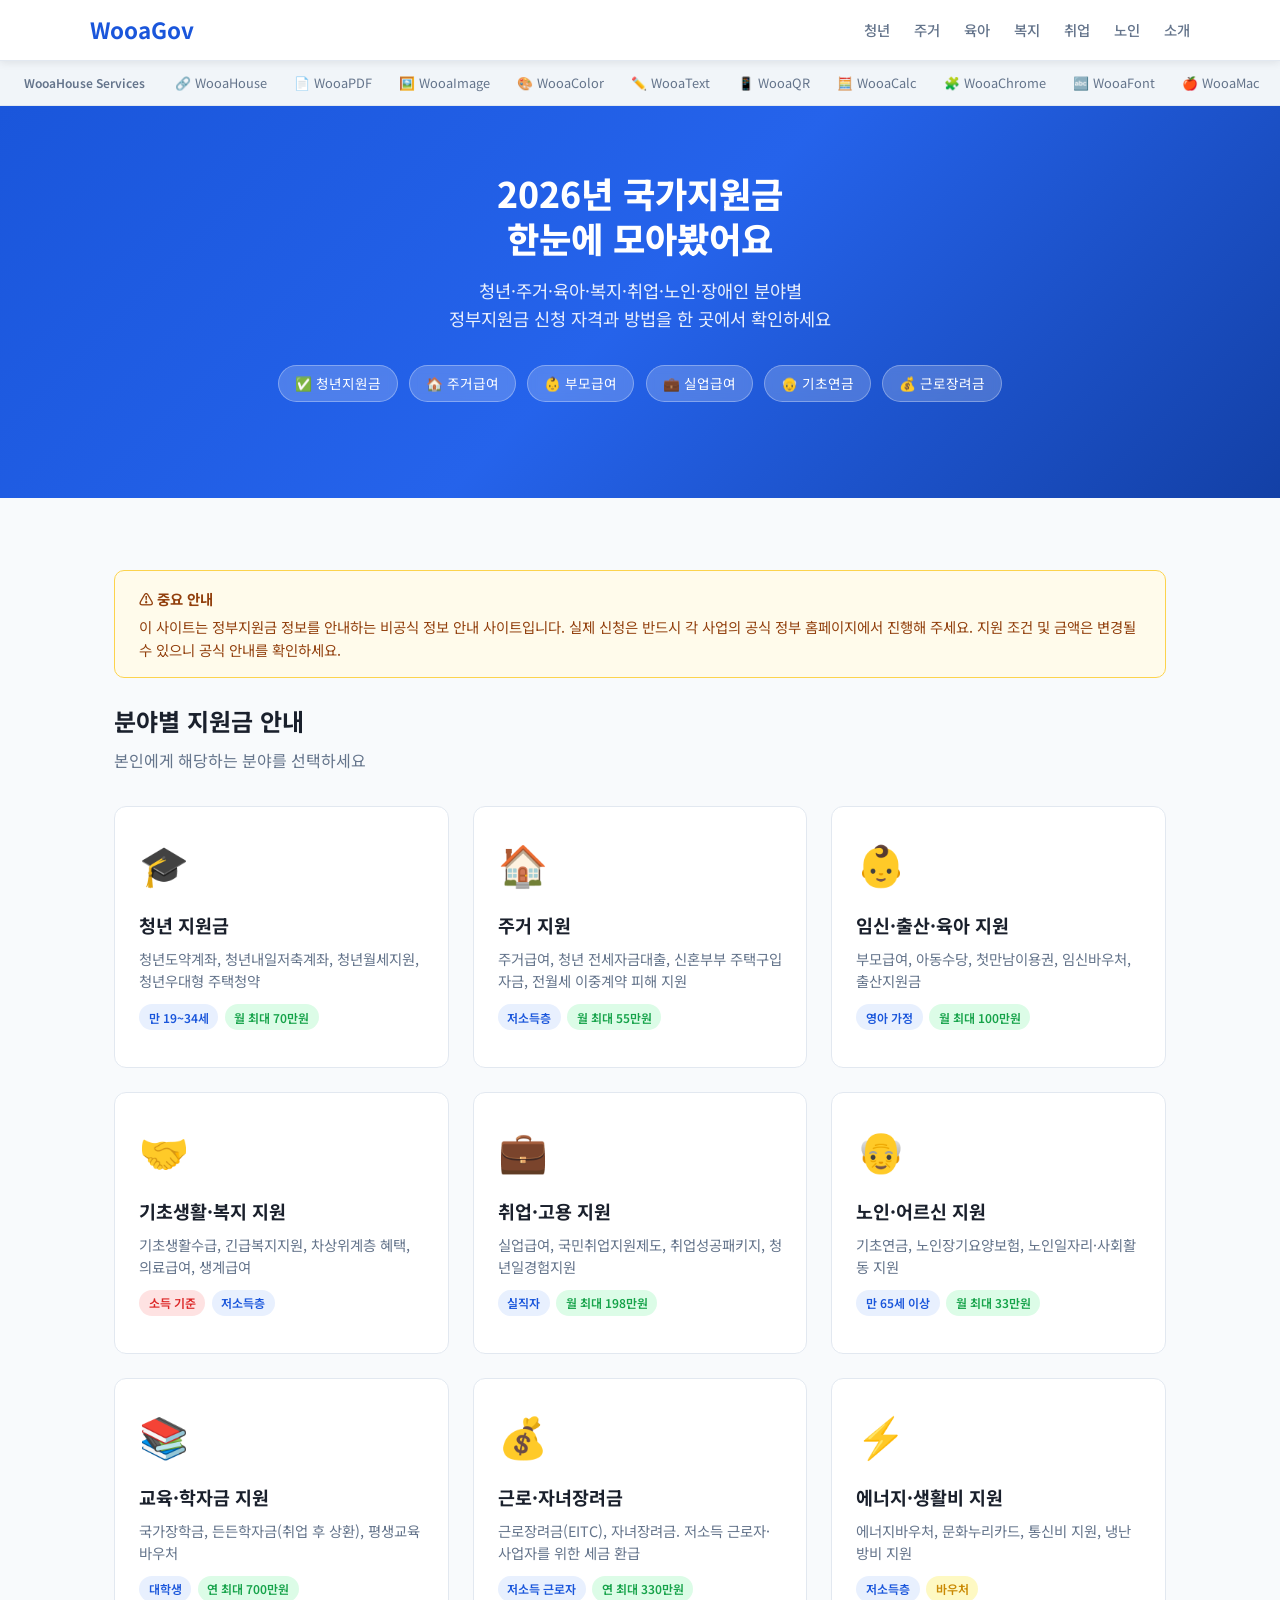
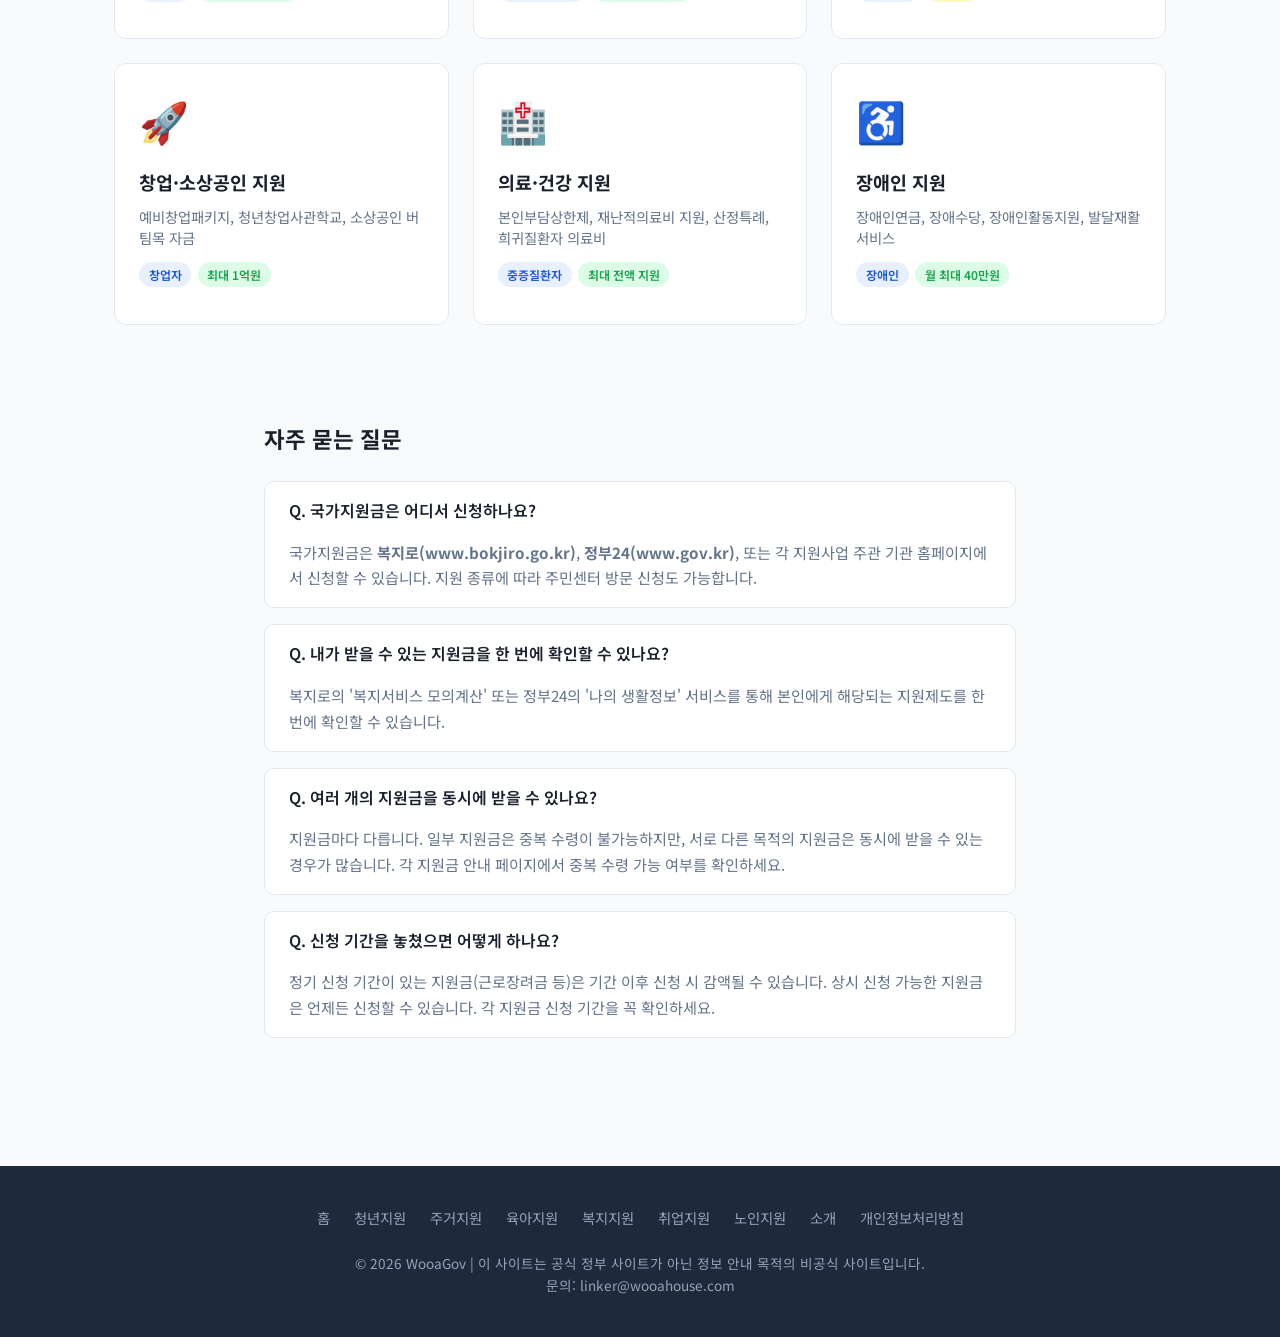
<file: index.html>
﻿<!DOCTYPE html>
<html lang="ko">
<head>
<meta charset="UTF-8">
<meta name="naver-site-verification" content="97f1bf2b89863c9335ed7400bf2bf22667f0dce0" />
<meta name="viewport" content="width=device-width, initial-scale=1.0">
<title>국가지원금 종합 안내 — 2026년 정부지원금 한눈에 | WooaGov</title>
<meta name="description" content="2026년 국가지원금·정부지원금 종합 안내. 청년지원금, 주거급여, 부모급여, 실업급여, 기초연금, 근로장려금 등 분야별 지원금 신청 자격과 방법을 한 곳에서 확인하세요.">
<meta name="keywords" content="국가지원금, 정부지원금, 청년지원금, 주거급여, 부모급여, 실업급여, 기초연금, 근로장려금, 국가장학금, 에너지바우처">
<link rel="canonical" href="https://jiwon.wooahouse.com/">
<meta property="og:title" content="국가지원금 종합 안내 — 2026년 정부지원금 한눈에 | WooaGov">
<meta property="og:description" content="2026년 국가지원금·정부지원금 종합 안내. 분야별 지원금 신청 자격과 방법을 한 곳에서 확인하세요.">
<meta property="og:type" content="website">
<meta property="og:url" content="https://jiwon.wooahouse.com/">
<meta property="og:locale" content="ko_KR">
<link rel="stylesheet" href="css/style.css">
<link rel="preconnect" href="https://fonts.googleapis.com">
<link href="https://fonts.googleapis.com/css2?family=Noto+Sans+KR:wght@400;500;600;700;800&display=swap" rel="stylesheet">
<link rel="manifest" href="manifest.json">
<link rel="icon" href="icons/icon.svg" type="image/svg+xml">
<script async src="https://pagead2.googlesyndication.com/pagead/js/adsbygoogle.js?client=ca-pub-6464921081676309" crossorigin="anonymous"></script>
<script type="application/ld+json">
{
  "@context": "https://schema.org",
  "@type": "WebSite",
  "name": "WooaGov",
  "url": "https://jiwon.wooahouse.com",
  "description": "국가지원금·정부지원금 종합 안내 포털",
  "inLanguage": "ko",
  "potentialAction": {
    "@type": "SearchAction",
    "target": "https://jiwon.wooahouse.com/?q={search_term_string}",
    "query-input": "required name=search_term_string"
  }
}
</script>
<script type="application/ld+json">
{
  "@context": "https://schema.org",
  "@type": "FAQPage",
  "mainEntity": [
    {"@type": "Question","name": "국가지원금은 어디서 신청하나요?","acceptedAnswer": {"@type": "Answer","text": "국가지원금은 복지로(www.bokjiro.go.kr), 정부24(www.gov.kr), 또는 각 지원사업 주관 기관 홈페이지에서 신청할 수 있습니다."}},
    {"@type": "Question","name": "내가 받을 수 있는 지원금을 한 번에 확인할 수 있나요?","acceptedAnswer": {"@type": "Answer","text": "복지로 '복지서비스 모의계산' 또는 정부24 '나의 생활정보' 서비스를 통해 본인에게 해당되는 지원제도를 한 번에 확인할 수 있습니다."}},
    {"@type": "Question","name": "청년지원금 나이 기준이 어떻게 되나요?","acceptedAnswer": {"@type": "Answer","text": "사업마다 다르지만 일반적으로 만 19세~34세를 청년으로 정의합니다. 일부 사업은 만 39세까지 포함하기도 합니다."}}
  ]
}
</script>
</head>
<body>
<header>
  <div class="header-inner">
    <a href="/" class="logo">WooaGov</a>
    <nav>
      <a href="youth.html">청년</a>
      <a href="housing.html">주거</a>
      <a href="childcare.html">육아</a>
      <a href="welfare.html">복지</a>
      <a href="employment.html">취업</a>
      <a href="elderly.html">노인</a>
      <a href="about.html">소개</a>
    </nav>
  </div>
</header>

<div class="our-sites-bar">
  <span class="our-sites-label">WooaHouse Services</span>
  <div class="our-sites-links">
    <a href="https://wooahouse.com/" target="_blank" rel="noopener">🔗 WooaHouse</a>
    <a href="https://pdfkit.wooahouse.com/" target="_blank" rel="noopener">📄 WooaPDF</a>
    <a href="https://imagekit.wooahouse.com/" target="_blank" rel="noopener">🖼️ WooaImage</a>
    <a href="https://colorkit.wooahouse.com/" target="_blank" rel="noopener">🎨 WooaColor</a>
    <a href="https://textkit.wooahouse.com/" target="_blank" rel="noopener">✏️ WooaText</a>
    <a href="https://qrkit.wooahouse.com/" target="_blank" rel="noopener">📱 WooaQR</a>
    <a href="https://calckit.wooahouse.com/" target="_blank" rel="noopener">🧮 WooaCalc</a>
    <a href="https://chromekit.wooahouse.com/" target="_blank" rel="noopener">🧩 WooaChrome</a>
    <a href="https://fontkit.wooahouse.com/" target="_blank" rel="noopener">🔤 WooaFont</a>
    <a href="https://mactools.wooahouse.com/" target="_blank" rel="noopener">🍎 WooaMac</a>
    <a href="https://pctools.wooahouse.com/" target="_blank" rel="noopener">🖥️ WooaPC</a>
    <a href="https://vskit.wooahouse.com/" target="_blank" rel="noopener">💻 WooaVS</a>
  </div>
</div>

<section class="hero">
  <h1>2026년 국가지원금<br>한눈에 모아봤어요</h1>
  <p>청년·주거·육아·복지·취업·노인·장애인 분야별<br>정부지원금 신청 자격과 방법을 한 곳에서 확인하세요</p>
  <div class="hero-badges">
    <span class="hero-badge">✅ 청년지원금</span>
    <span class="hero-badge">🏠 주거급여</span>
    <span class="hero-badge">👶 부모급여</span>
    <span class="hero-badge">💼 실업급여</span>
    <span class="hero-badge">👴 기초연금</span>
    <span class="hero-badge">💰 근로장려금</span>
  </div>
</section>

<div class="section">
  <div class="notice-box">
    <strong>⚠️ 중요 안내</strong>
    이 사이트는 정부지원금 정보를 안내하는 비공식 정보 안내 사이트입니다. 실제 신청은 반드시 각 사업의 공식 정부 홈페이지에서 진행해 주세요. 지원 조건 및 금액은 변경될 수 있으니 공식 안내를 확인하세요.
  </div>

  <h2 class="section-title">분야별 지원금 안내</h2>
  <p class="section-subtitle">본인에게 해당하는 분야를 선택하세요</p>

  <div class="category-grid">
    <a href="youth.html" class="card">
      <div class="card-icon">🎓</div>
      <h2>청년 지원금</h2>
      <p>청년도약계좌, 청년내일저축계좌, 청년월세지원, 청년우대형 주택청약</p>
      <div class="card-tags">
        <span class="tag">만 19~34세</span>
        <span class="tag green">월 최대 70만원</span>
      </div>
    </a>
    <a href="housing.html" class="card">
      <div class="card-icon">🏠</div>
      <h2>주거 지원</h2>
      <p>주거급여, 청년 전세자금대출, 신혼부부 주택구입자금, 전월세 이중계약 피해 지원</p>
      <div class="card-tags">
        <span class="tag">저소득층</span>
        <span class="tag green">월 최대 55만원</span>
      </div>
    </a>
    <a href="childcare.html" class="card">
      <div class="card-icon">👶</div>
      <h2>임신·출산·육아 지원</h2>
      <p>부모급여, 아동수당, 첫만남이용권, 임신바우처, 출산지원금</p>
      <div class="card-tags">
        <span class="tag">영아 가정</span>
        <span class="tag green">월 최대 100만원</span>
      </div>
    </a>
    <a href="welfare.html" class="card">
      <div class="card-icon">🤝</div>
      <h2>기초생활·복지 지원</h2>
      <p>기초생활수급, 긴급복지지원, 차상위계층 혜택, 의료급여, 생계급여</p>
      <div class="card-tags">
        <span class="tag red">소득 기준</span>
        <span class="tag">저소득층</span>
      </div>
    </a>
    <a href="employment.html" class="card">
      <div class="card-icon">💼</div>
      <h2>취업·고용 지원</h2>
      <p>실업급여, 국민취업지원제도, 취업성공패키지, 청년일경험지원</p>
      <div class="card-tags">
        <span class="tag">실직자</span>
        <span class="tag green">월 최대 198만원</span>
      </div>
    </a>
    <a href="elderly.html" class="card">
      <div class="card-icon">👴</div>
      <h2>노인·어르신 지원</h2>
      <p>기초연금, 노인장기요양보험, 노인일자리·사회활동 지원</p>
      <div class="card-tags">
        <span class="tag">만 65세 이상</span>
        <span class="tag green">월 최대 33만원</span>
      </div>
    </a>
    <a href="education.html" class="card">
      <div class="card-icon">📚</div>
      <h2>교육·학자금 지원</h2>
      <p>국가장학금, 든든학자금(취업 후 상환), 평생교육바우처</p>
      <div class="card-tags">
        <span class="tag">대학생</span>
        <span class="tag green">연 최대 700만원</span>
      </div>
    </a>
    <a href="tax-credit.html" class="card">
      <div class="card-icon">💰</div>
      <h2>근로·자녀장려금</h2>
      <p>근로장려금(EITC), 자녀장려금. 저소득 근로자·사업자를 위한 세금 환급</p>
      <div class="card-tags">
        <span class="tag">저소득 근로자</span>
        <span class="tag green">연 최대 330만원</span>
      </div>
    </a>
    <a href="energy.html" class="card">
      <div class="card-icon">⚡</div>
      <h2>에너지·생활비 지원</h2>
      <p>에너지바우처, 문화누리카드, 통신비 지원, 냉난방비 지원</p>
      <div class="card-tags">
        <span class="tag">저소득층</span>
        <span class="tag yellow">바우처</span>
      </div>
    </a>
    <a href="startup.html" class="card">
      <div class="card-icon">🚀</div>
      <h2>창업·소상공인 지원</h2>
      <p>예비창업패키지, 청년창업사관학교, 소상공인 버팀목 자금</p>
      <div class="card-tags">
        <span class="tag">창업자</span>
        <span class="tag green">최대 1억원</span>
      </div>
    </a>
    <a href="health.html" class="card">
      <div class="card-icon">🏥</div>
      <h2>의료·건강 지원</h2>
      <p>본인부담상한제, 재난적의료비 지원, 산정특례, 희귀질환자 의료비</p>
      <div class="card-tags">
        <span class="tag">중증질환자</span>
        <span class="tag green">최대 전액 지원</span>
      </div>
    </a>
    <a href="disability.html" class="card">
      <div class="card-icon">♿</div>
      <h2>장애인 지원</h2>
      <p>장애인연금, 장애수당, 장애인활동지원, 발달재활서비스</p>
      <div class="card-tags">
        <span class="tag">장애인</span>
        <span class="tag green">월 최대 40만원</span>
      </div>
    </a>
  </div>
</div>

<div class="faq-section">
  <h2>자주 묻는 질문</h2>
  <div class="faq-item">
    <div class="faq-question">Q. 국가지원금은 어디서 신청하나요?</div>
    <div class="faq-answer">국가지원금은 <strong>복지로(www.bokjiro.go.kr)</strong>, <strong>정부24(www.gov.kr)</strong>, 또는 각 지원사업 주관 기관 홈페이지에서 신청할 수 있습니다. 지원 종류에 따라 주민센터 방문 신청도 가능합니다.</div>
  </div>
  <div class="faq-item">
    <div class="faq-question">Q. 내가 받을 수 있는 지원금을 한 번에 확인할 수 있나요?</div>
    <div class="faq-answer">복지로의 '복지서비스 모의계산' 또는 정부24의 '나의 생활정보' 서비스를 통해 본인에게 해당되는 지원제도를 한 번에 확인할 수 있습니다.</div>
  </div>
  <div class="faq-item">
    <div class="faq-question">Q. 여러 개의 지원금을 동시에 받을 수 있나요?</div>
    <div class="faq-answer">지원금마다 다릅니다. 일부 지원금은 중복 수령이 불가능하지만, 서로 다른 목적의 지원금은 동시에 받을 수 있는 경우가 많습니다. 각 지원금 안내 페이지에서 중복 수령 가능 여부를 확인하세요.</div>
  </div>
  <div class="faq-item">
    <div class="faq-question">Q. 신청 기간을 놓쳤으면 어떻게 하나요?</div>
    <div class="faq-answer">정기 신청 기간이 있는 지원금(근로장려금 등)은 기간 이후 신청 시 감액될 수 있습니다. 상시 신청 가능한 지원금은 언제든 신청할 수 있습니다. 각 지원금 신청 기간을 꼭 확인하세요.</div>
  </div>
</div>

<div style="text-align:center;margin:24px auto;max-width:200px;"><script>new PartnersCoupang.G({"id":986943,"template":"carousel","trackingCode":"AF5600192","width":"160","height":"200","tsource":""});</script></div>
<footer>
  <div class="footer-links">
    <a href="/">홈</a>
    <a href="youth.html">청년지원</a>
    <a href="housing.html">주거지원</a>
    <a href="childcare.html">육아지원</a>
    <a href="welfare.html">복지지원</a>
    <a href="employment.html">취업지원</a>
    <a href="elderly.html">노인지원</a>
    <a href="about.html">소개</a>
    <a href="privacy.html">개인정보처리방침</a>
  </div>
  <p class="footer-copy">&copy; 2026 WooaGov | 이 사이트는 공식 정부 사이트가 아닌 정보 안내 목적의 비공식 사이트입니다.<br>
  문의: <a href="mailto:linker@wooahouse.com">linker@wooahouse.com</a></p>
</footer>
<script src="js/pwa-install.js"></script>
<script src="https://ads-partners.coupang.com/g.js"></script>
</body>
</html>
</file>
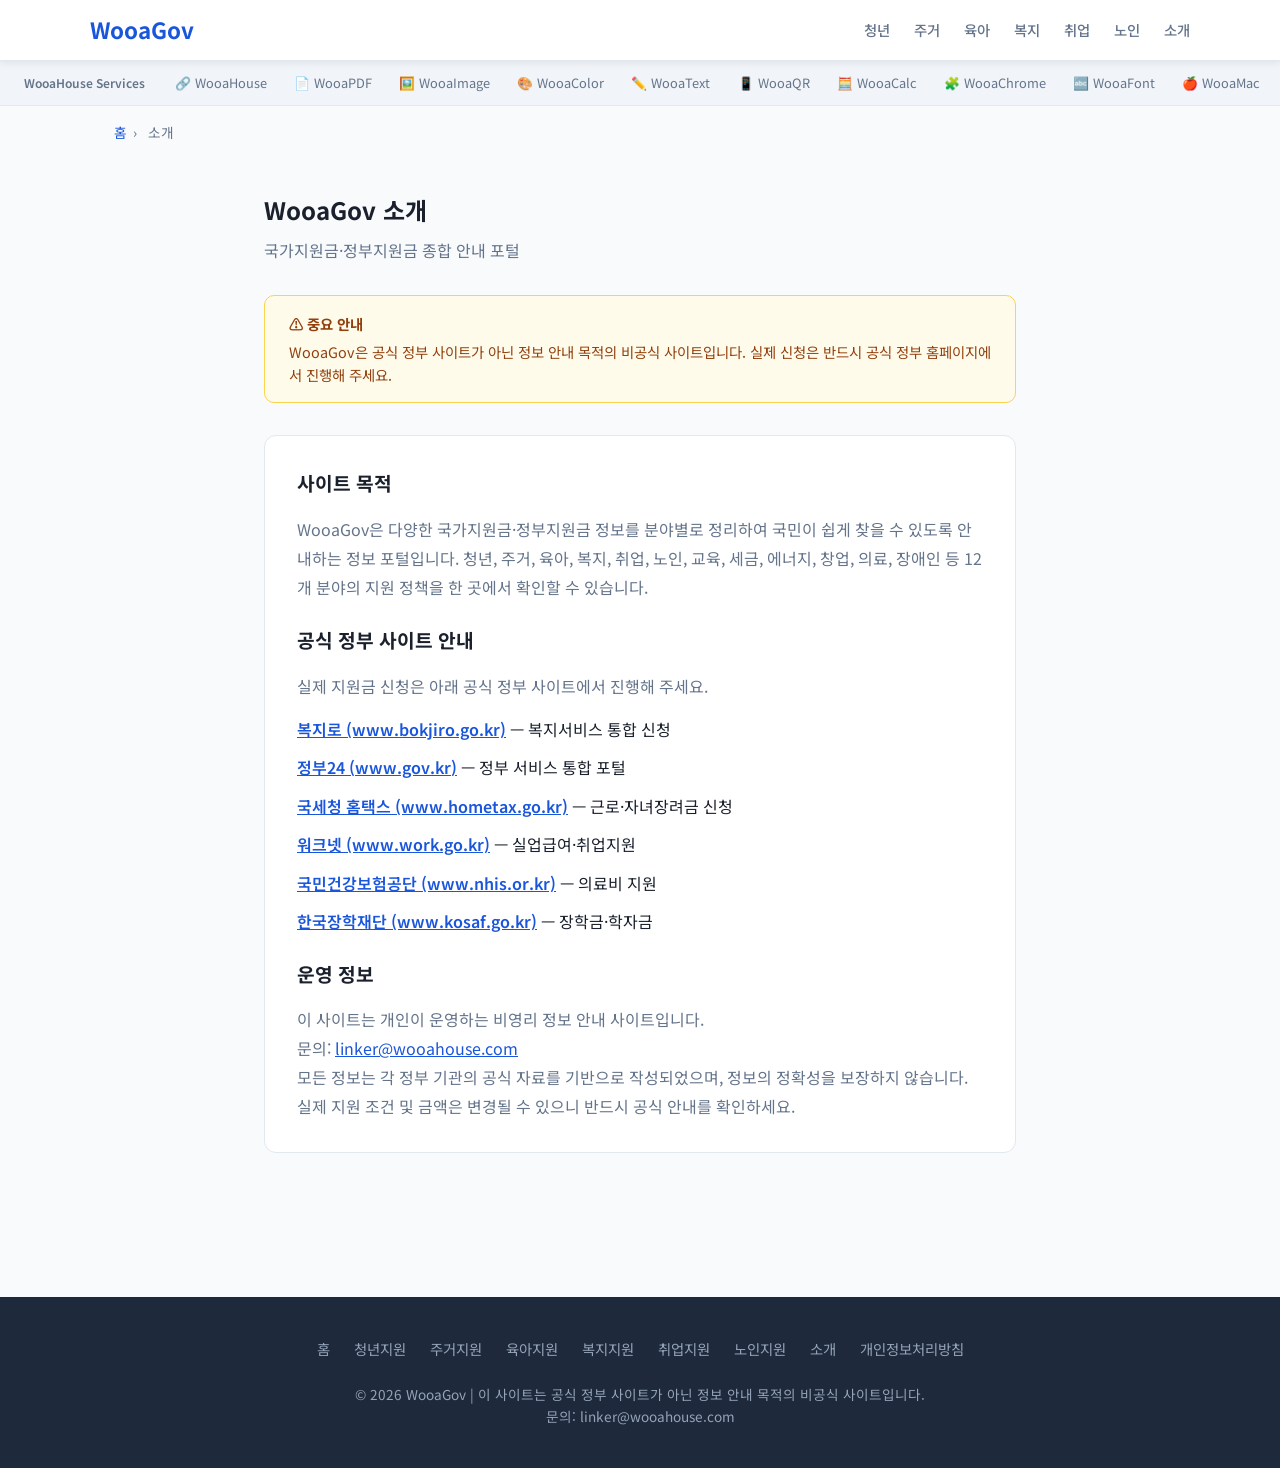
<file: about.html>
﻿<!DOCTYPE html>
<html lang="ko">
<head>
<meta charset="UTF-8">
<meta name="naver-site-verification" content="97f1bf2b89863c9335ed7400bf2bf22667f0dce0" />
<meta name="viewport" content="width=device-width, initial-scale=1.0">
<title>WooaGov 소개 — 국가지원금 정보 안내 포털 | WooaGov</title>
<meta name="description" content="WooaGov은 국가지원금·정부지원금 정보를 분야별로 안내하는 비공식 정보 포털입니다. 사이트 목적과 운영 안내.">
<meta name="keywords" content="WooaGov, 국가지원금, 정부지원금, 지원금안내, 복지정보">
<link rel="canonical" href="https://jiwon.wooahouse.com/about.html">
<meta property="og:title" content="WooaGov 소개 — 국가지원금 정보 안내 포털 | WooaGov">
<meta property="og:description" content="WooaGov은 국가지원금·정부지원금 정보를 분야별로 안내하는 비공식 정보 포털입니다.">
<meta property="og:type" content="website">
<meta property="og:url" content="https://jiwon.wooahouse.com/about.html">
<meta property="og:locale" content="ko_KR">
<link rel="stylesheet" href="css/style.css">
<link rel="preconnect" href="https://fonts.googleapis.com">
<link href="https://fonts.googleapis.com/css2?family=Noto+Sans+KR:wght@400;500;600;700;800&display=swap" rel="stylesheet">
<link rel="manifest" href="manifest.json">
<link rel="icon" href="icons/icon.svg" type="image/svg+xml">
<script type="application/ld+json">
{
  "@context": "https://schema.org",
  "@type": "BreadcrumbList",
  "itemListElement": [
    {"@type": "ListItem","position": 1,"name": "홈","item": "https://jiwon.wooahouse.com/"},
    {"@type": "ListItem","position": 2,"name": "소개","item": "https://jiwon.wooahouse.com/about.html"}
  ]
}
</script>
</head>
<body>
<header>
  <div class="header-inner">
    <a href="/" class="logo">WooaGov</a>
    <nav>
      <a href="youth.html">청년</a>
      <a href="housing.html">주거</a>
      <a href="childcare.html">육아</a>
      <a href="welfare.html">복지</a>
      <a href="employment.html">취업</a>
      <a href="elderly.html">노인</a>
      <a href="about.html">소개</a>
    </nav>
  </div>
</header>

<div class="our-sites-bar">
  <span class="our-sites-label">WooaHouse Services</span>
  <div class="our-sites-links">
    <a href="https://wooahouse.com/" target="_blank" rel="noopener">🔗 WooaHouse</a>
    <a href="https://pdfkit.wooahouse.com/" target="_blank" rel="noopener">📄 WooaPDF</a>
    <a href="https://imagekit.wooahouse.com/" target="_blank" rel="noopener">🖼️ WooaImage</a>
    <a href="https://colorkit.wooahouse.com/" target="_blank" rel="noopener">🎨 WooaColor</a>
    <a href="https://textkit.wooahouse.com/" target="_blank" rel="noopener">✏️ WooaText</a>
    <a href="https://qrkit.wooahouse.com/" target="_blank" rel="noopener">📱 WooaQR</a>
    <a href="https://calckit.wooahouse.com/" target="_blank" rel="noopener">🧮 WooaCalc</a>
    <a href="https://chromekit.wooahouse.com/" target="_blank" rel="noopener">🧩 WooaChrome</a>
    <a href="https://fontkit.wooahouse.com/" target="_blank" rel="noopener">🔤 WooaFont</a>
    <a href="https://mactools.wooahouse.com/" target="_blank" rel="noopener">🍎 WooaMac</a>
    <a href="https://pctools.wooahouse.com/" target="_blank" rel="noopener">🖥️ WooaPC</a>
    <a href="https://vskit.wooahouse.com/" target="_blank" rel="noopener">💻 WooaVS</a>
  </div>
</div>

<div class="breadcrumb"><a href="/">홈</a><span>›</span> 소개</div>

<div class="section" style="max-width:800px;">
  <h1 class="section-title">WooaGov 소개</h1>
  <p class="section-subtitle">국가지원금·정부지원금 종합 안내 포털</p>

  <div class="notice-box">
    <strong>⚠️ 중요 안내</strong>
    WooaGov은 공식 정부 사이트가 아닌 정보 안내 목적의 비공식 사이트입니다. 실제 신청은 반드시 공식 정부 홈페이지에서 진행해 주세요.
  </div>

  <div style="background:var(--white);border:1px solid var(--border);border-radius:var(--radius);padding:2rem;margin:2rem 0;">
    <h2 style="font-size:1.2rem;font-weight:700;margin-bottom:1rem;">사이트 목적</h2>
    <p style="color:var(--text-muted);line-height:1.8;margin-bottom:1.5rem;">
      WooaGov은 다양한 국가지원금·정부지원금 정보를 분야별로 정리하여 국민이 쉽게 찾을 수 있도록 안내하는 정보 포털입니다. 청년, 주거, 육아, 복지, 취업, 노인, 교육, 세금, 에너지, 창업, 의료, 장애인 등 12개 분야의 지원 정책을 한 곳에서 확인할 수 있습니다.
    </p>

    <h2 style="font-size:1.2rem;font-weight:700;margin-bottom:1rem;">공식 정부 사이트 안내</h2>
    <p style="color:var(--text-muted);line-height:1.8;margin-bottom:1rem;">
      실제 지원금 신청은 아래 공식 정부 사이트에서 진행해 주세요.
    </p>
    <ul style="list-style:none;display:flex;flex-direction:column;gap:0.8rem;margin-bottom:1.5rem;">
      <li><a href="https://www.bokjiro.go.kr" target="_blank" rel="noopener" style="color:var(--primary);font-weight:600;">복지로 (www.bokjiro.go.kr)</a> — 복지서비스 통합 신청</li>
      <li><a href="https://www.gov.kr" target="_blank" rel="noopener" style="color:var(--primary);font-weight:600;">정부24 (www.gov.kr)</a> — 정부 서비스 통합 포털</li>
      <li><a href="https://www.hometax.go.kr" target="_blank" rel="noopener" style="color:var(--primary);font-weight:600;">국세청 홈택스 (www.hometax.go.kr)</a> — 근로·자녀장려금 신청</li>
      <li><a href="https://www.work.go.kr" target="_blank" rel="noopener" style="color:var(--primary);font-weight:600;">워크넷 (www.work.go.kr)</a> — 실업급여·취업지원</li>
      <li><a href="https://www.nhis.or.kr" target="_blank" rel="noopener" style="color:var(--primary);font-weight:600;">국민건강보험공단 (www.nhis.or.kr)</a> — 의료비 지원</li>
      <li><a href="https://www.kosaf.go.kr" target="_blank" rel="noopener" style="color:var(--primary);font-weight:600;">한국장학재단 (www.kosaf.go.kr)</a> — 장학금·학자금</li>
    </ul>

    <h2 style="font-size:1.2rem;font-weight:700;margin-bottom:1rem;">운영 정보</h2>
    <p style="color:var(--text-muted);line-height:1.8;">
      이 사이트는 개인이 운영하는 비영리 정보 안내 사이트입니다.<br>
      문의: <a href="mailto:linker@wooahouse.com" style="color:var(--primary);">linker@wooahouse.com</a><br>
      모든 정보는 각 정부 기관의 공식 자료를 기반으로 작성되었으며, 정보의 정확성을 보장하지 않습니다. 실제 지원 조건 및 금액은 변경될 수 있으니 반드시 공식 안내를 확인하세요.
    </p>
  </div>
</div>

<footer>
  <div class="footer-links">
    <a href="/">홈</a>
    <a href="youth.html">청년지원</a>
    <a href="housing.html">주거지원</a>
    <a href="childcare.html">육아지원</a>
    <a href="welfare.html">복지지원</a>
    <a href="employment.html">취업지원</a>
    <a href="elderly.html">노인지원</a>
    <a href="about.html">소개</a>
    <a href="privacy.html">개인정보처리방침</a>
  </div>
  <p class="footer-copy">&copy; 2026 WooaGov | 이 사이트는 공식 정부 사이트가 아닌 정보 안내 목적의 비공식 사이트입니다.<br>
  문의: <a href="mailto:linker@wooahouse.com">linker@wooahouse.com</a></p>
</footer>
<script src="js/pwa-install.js"></script>
</body>
</html>
</file>
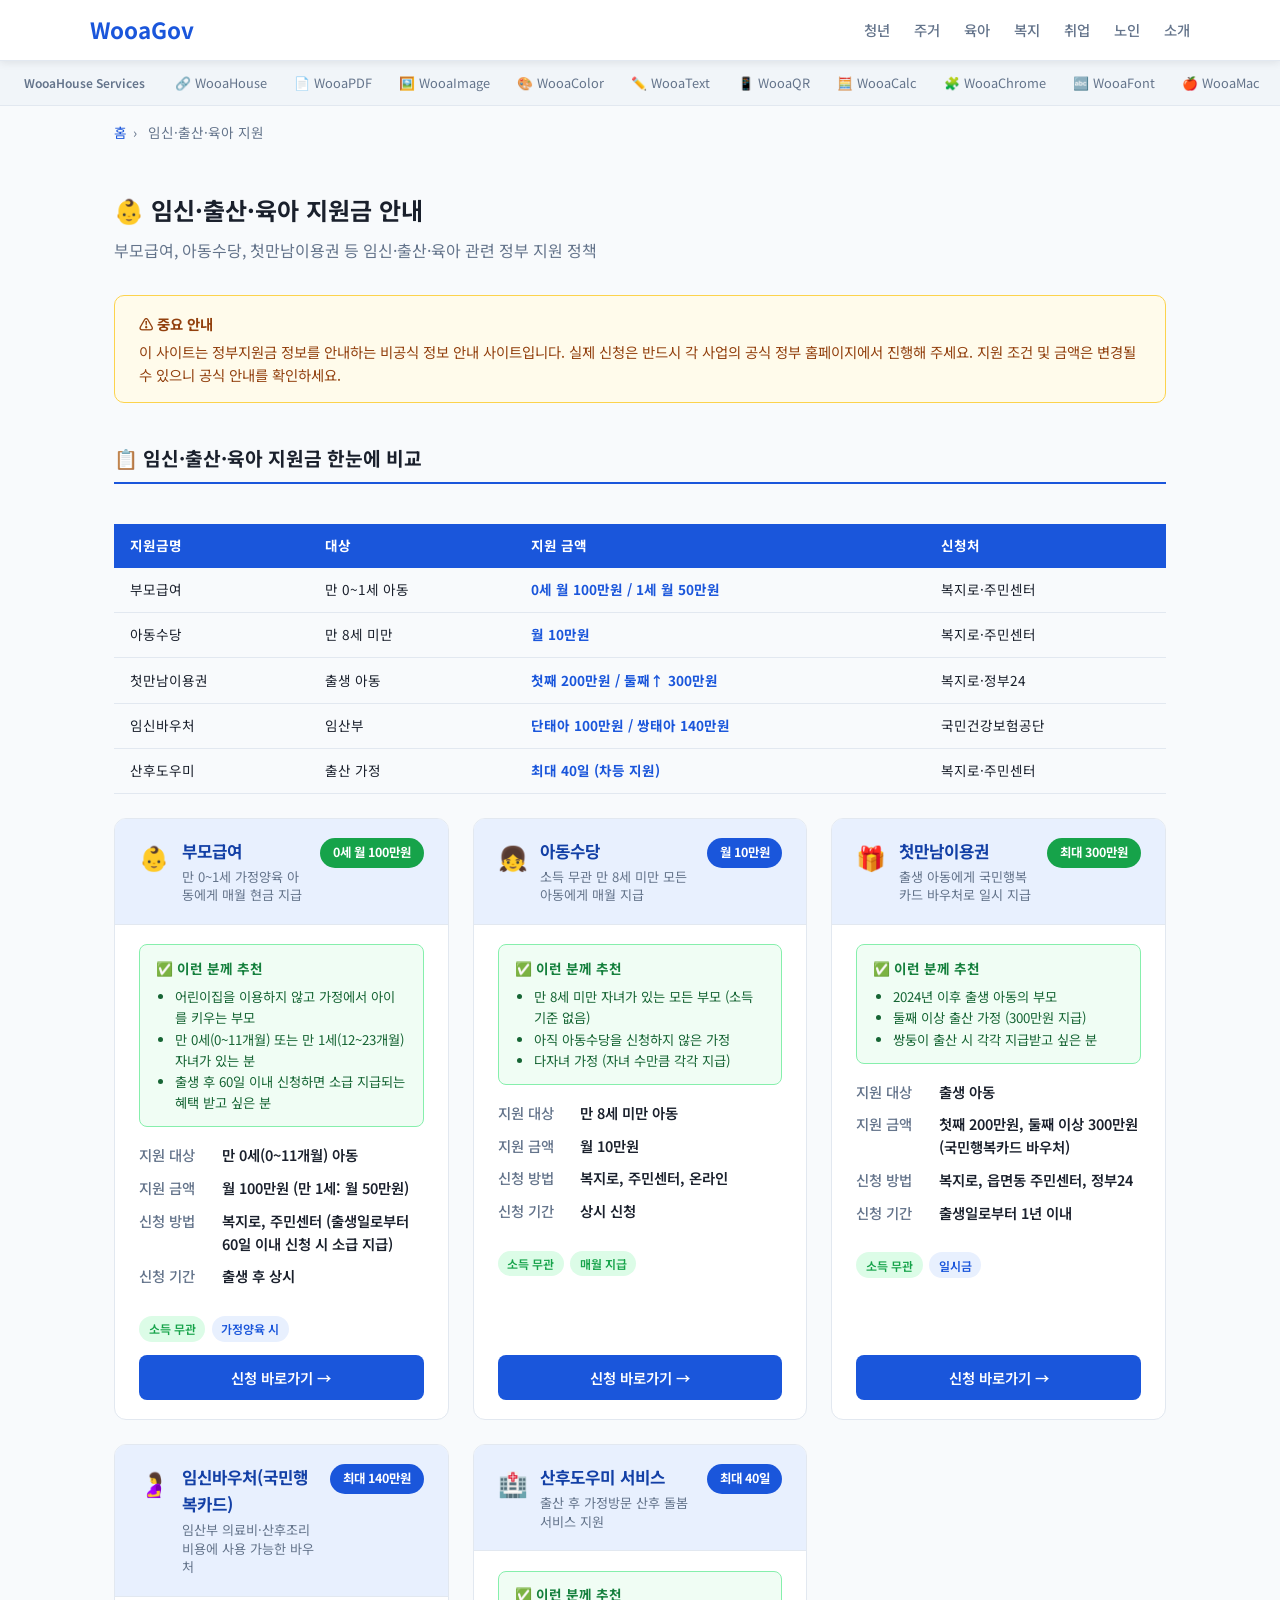
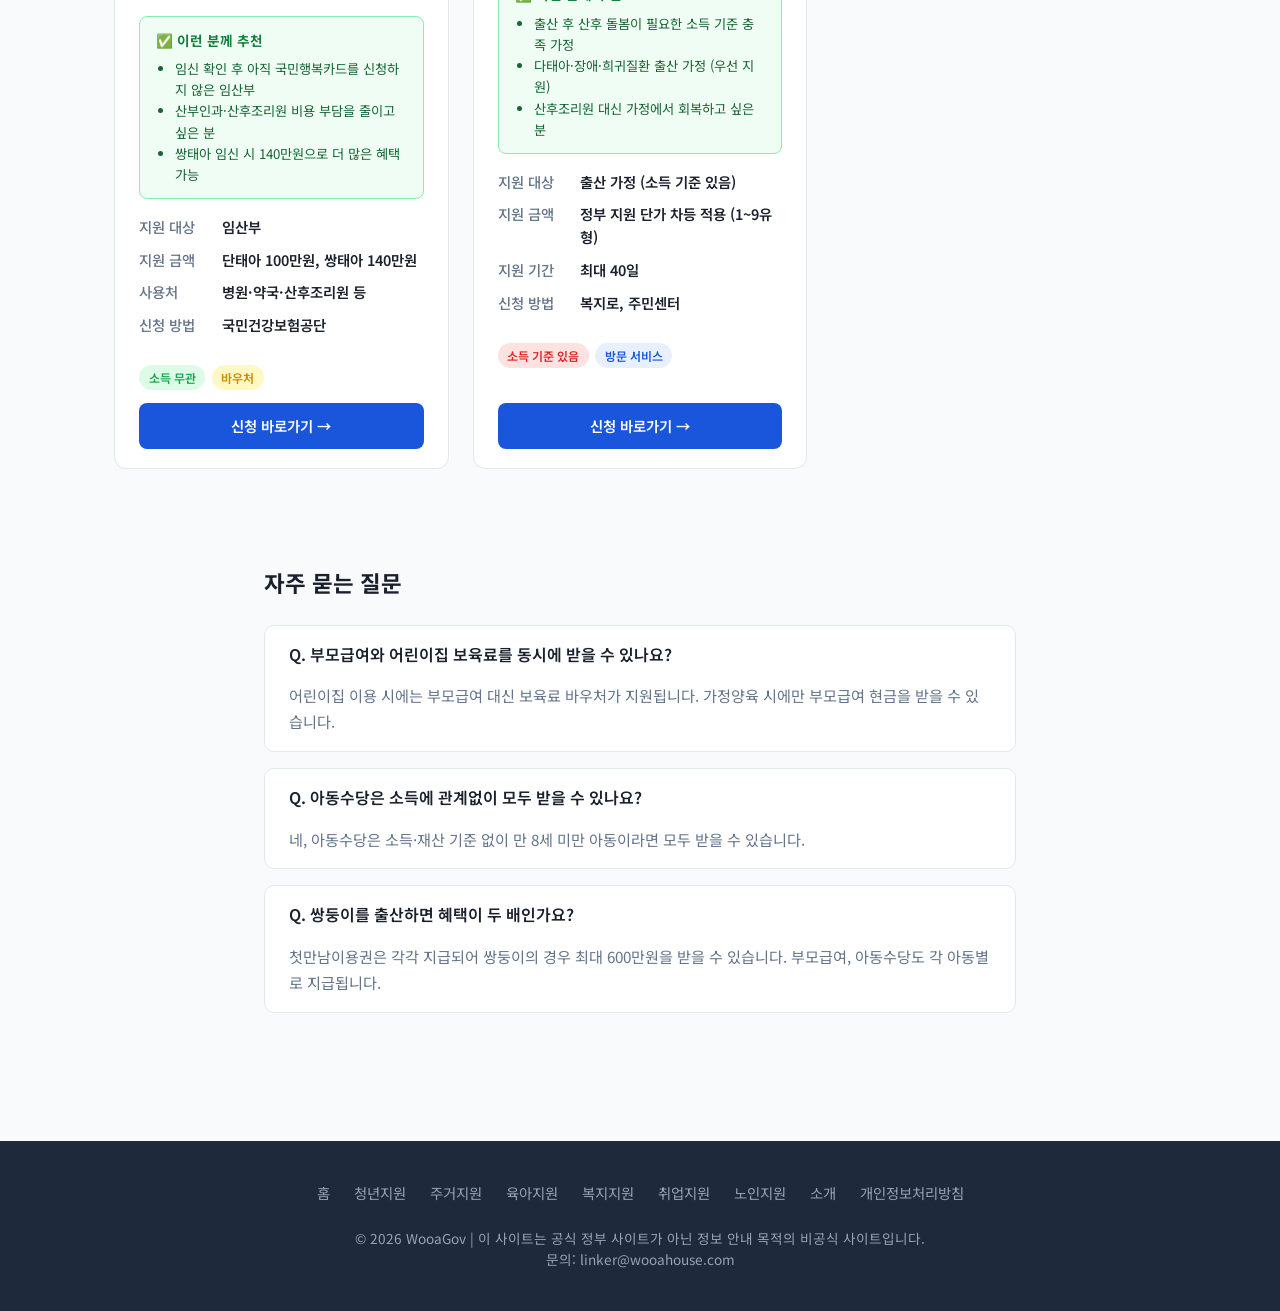
<file: childcare.html>
﻿<!DOCTYPE html>
<html lang="ko">
<head>
<meta charset="UTF-8">
<meta name="naver-site-verification" content="97f1bf2b89863c9335ed7400bf2bf22667f0dce0" />
<meta name="viewport" content="width=device-width, initial-scale=1.0">
<title>부모급여·아동수당 총정리 — 2026년 임신 출산 육아 지원금 | WooaGov</title>
<meta name="description" content="2026년 임신·출산·육아 지원금 총정리. 부모급여(0세 월 100만원), 아동수당(월 10만원), 첫만남이용권(200만원), 임신바우처(100만원) 신청 방법을 안내합니다.">
<meta name="keywords" content="부모급여, 아동수당, 첫만남이용권, 임신바우처, 출산지원금, 육아지원금">
<link rel="canonical" href="https://jiwon.wooahouse.com/childcare.html">
<meta property="og:title" content="부모급여·아동수당 총정리 — 2026년 임신 출산 육아 지원금 | WooaGov">
<meta property="og:description" content="2026년 임신·출산·육아 지원금 총정리. 부모급여, 아동수당, 첫만남이용권, 임신바우처 신청 방법 안내.">
<meta property="og:type" content="website">
<meta property="og:url" content="https://jiwon.wooahouse.com/childcare.html">
<meta property="og:locale" content="ko_KR">
<link rel="stylesheet" href="css/style.css">
<link rel="preconnect" href="https://fonts.googleapis.com">
<link href="https://fonts.googleapis.com/css2?family=Noto+Sans+KR:wght@400;500;600;700;800&display=swap" rel="stylesheet">
<link rel="manifest" href="manifest.json">
<link rel="icon" href="icons/icon.svg" type="image/svg+xml">
<script type="application/ld+json">
{
  "@context": "https://schema.org",
  "@type": "WebApplication",
  "name": "임신·출산·육아 지원금 안내 — WooaGov",
  "url": "https://jiwon.wooahouse.com/childcare.html",
  "description": "2026년 임신·출산·육아 지원금 총정리.",
  "applicationCategory": "GovernmentService",
  "operatingSystem": "Web"
}
</script>
<script type="application/ld+json">
{
  "@context": "https://schema.org",
  "@type": "FAQPage",
  "mainEntity": [
    {"@type": "Question","name": "부모급여와 어린이집 보육료를 동시에 받을 수 있나요?","acceptedAnswer": {"@type": "Answer","text": "어린이집 이용 시에는 부모급여 대신 보육료 바우처가 지원됩니다. 가정양육 시에만 부모급여 현금을 받을 수 있습니다."}},
    {"@type": "Question","name": "아동수당은 소득에 관계없이 모두 받을 수 있나요?","acceptedAnswer": {"@type": "Answer","text": "네, 아동수당은 소득·재산 기준 없이 만 8세 미만 아동이라면 모두 받을 수 있습니다."}},
    {"@type": "Question","name": "쌍둥이를 출산하면 혜택이 두 배인가요?","acceptedAnswer": {"@type": "Answer","text": "첫만남이용권은 각각 지급되어 쌍둥이의 경우 최대 600만원을 받을 수 있습니다. 부모급여, 아동수당도 각 아동별로 지급됩니다."}}
  ]
}
</script>
<script type="application/ld+json">
{
  "@context": "https://schema.org",
  "@type": "BreadcrumbList",
  "itemListElement": [
    {"@type": "ListItem","position": 1,"name": "홈","item": "https://jiwon.wooahouse.com/"},
    {"@type": "ListItem","position": 2,"name": "임신·출산·육아 지원","item": "https://jiwon.wooahouse.com/childcare.html"}
  ]
}
</script>
</head>
<body>
<header>
  <div class="header-inner">
    <a href="/" class="logo">WooaGov</a>
    <nav>
      <a href="youth.html">청년</a>
      <a href="housing.html">주거</a>
      <a href="childcare.html">육아</a>
      <a href="welfare.html">복지</a>
      <a href="employment.html">취업</a>
      <a href="elderly.html">노인</a>
      <a href="about.html">소개</a>
    </nav>
  </div>
</header>

<div class="our-sites-bar">
  <span class="our-sites-label">WooaHouse Services</span>
  <div class="our-sites-links">
    <a href="https://wooahouse.com/" target="_blank" rel="noopener">🔗 WooaHouse</a>
    <a href="https://pdfkit.wooahouse.com/" target="_blank" rel="noopener">📄 WooaPDF</a>
    <a href="https://imagekit.wooahouse.com/" target="_blank" rel="noopener">🖼️ WooaImage</a>
    <a href="https://colorkit.wooahouse.com/" target="_blank" rel="noopener">🎨 WooaColor</a>
    <a href="https://textkit.wooahouse.com/" target="_blank" rel="noopener">✏️ WooaText</a>
    <a href="https://qrkit.wooahouse.com/" target="_blank" rel="noopener">📱 WooaQR</a>
    <a href="https://calckit.wooahouse.com/" target="_blank" rel="noopener">🧮 WooaCalc</a>
    <a href="https://chromekit.wooahouse.com/" target="_blank" rel="noopener">🧩 WooaChrome</a>
    <a href="https://fontkit.wooahouse.com/" target="_blank" rel="noopener">🔤 WooaFont</a>
    <a href="https://mactools.wooahouse.com/" target="_blank" rel="noopener">🍎 WooaMac</a>
    <a href="https://pctools.wooahouse.com/" target="_blank" rel="noopener">🖥️ WooaPC</a>
    <a href="https://vskit.wooahouse.com/" target="_blank" rel="noopener">💻 WooaVS</a>
  </div>
</div>

<div class="breadcrumb"><a href="/">홈</a><span>›</span> 임신·출산·육아 지원</div>

<div class="section">
  <h1 class="section-title">👶 임신·출산·육아 지원금 안내</h1>
  <p class="section-subtitle">부모급여, 아동수당, 첫만남이용권 등 임신·출산·육아 관련 정부 지원 정책</p>

  <div class="notice-box">
    <strong>⚠️ 중요 안내</strong>
    이 사이트는 정부지원금 정보를 안내하는 비공식 정보 안내 사이트입니다. 실제 신청은 반드시 각 사업의 공식 정부 홈페이지에서 진행해 주세요. 지원 조건 및 금액은 변경될 수 있으니 공식 안내를 확인하세요.
  </div>

  <h2 class="sub-section-title">📋 임신·출산·육아 지원금 한눈에 비교</h2>
  <div style="overflow-x:auto;">
  <table class="compare-table">
    <thead><tr><th>지원금명</th><th>대상</th><th>지원 금액</th><th>신청처</th></tr></thead>
    <tbody>
      <tr><td>부모급여</td><td>만 0~1세 아동</td><td class="highlight">0세 월 100만원 / 1세 월 50만원</td><td>복지로·주민센터</td></tr>
      <tr><td>아동수당</td><td>만 8세 미만</td><td class="highlight">월 10만원</td><td>복지로·주민센터</td></tr>
      <tr><td>첫만남이용권</td><td>출생 아동</td><td class="highlight">첫째 200만원 / 둘째↑ 300만원</td><td>복지로·정부24</td></tr>
      <tr><td>임신바우처</td><td>임산부</td><td class="highlight">단태아 100만원 / 쌍태아 140만원</td><td>국민건강보험공단</td></tr>
      <tr><td>산후도우미</td><td>출산 가정</td><td class="highlight">최대 40일 (차등 지원)</td><td>복지로·주민센터</td></tr>
    </tbody>
  </table>
  </div>

  <div class="support-grid">
    <div class="support-card">
      <div class="support-card-header">
        <span style="font-size:1.5rem">👶</span>
        <div class="support-card-header-info">
          <h3>부모급여</h3>
          <p class="card-summary">만 0~1세 가정양육 아동에게 매월 현금 지급</p>
        </div>
        <div class="amount-badge green">0세 월 100만원</div>
      </div>
      <div class="support-card-body">
        <div class="recommend-box">
          <strong>✅ 이런 분께 추천</strong>
          <ul>
            <li>어린이집을 이용하지 않고 가정에서 아이를 키우는 부모</li>
            <li>만 0세(0~11개월) 또는 만 1세(12~23개월) 자녀가 있는 분</li>
            <li>출생 후 60일 이내 신청하면 소급 지급되는 혜택 받고 싶은 분</li>
          </ul>
        </div>
                <div class="support-info">
          <div class="support-row"><span class="support-label">지원 대상</span><span class="support-value">만 0세(0~11개월) 아동</span></div>
          <div class="support-row"><span class="support-label">지원 금액</span><span class="support-value">월 100만원 (만 1세: 월 50만원)</span></div>
          <div class="support-row"><span class="support-label">신청 방법</span><span class="support-value">복지로, 주민센터 (출생일로부터 60일 이내 신청 시 소급 지급)</span></div>
          <div class="support-row"><span class="support-label">신청 기간</span><span class="support-value">출생 후 상시</span></div>
        </div>
        <div class="card-tags">
          <span class="tag green">소득 무관</span>
          <span class="tag">가정양육 시</span>
        </div>
        <a href="https://www.bokjiro.go.kr" target="_blank" rel="noopener" class="apply-btn">신청 바로가기 →</a>
      </div>
    </div>

    <div class="support-card">
      <div class="support-card-header">
        <span style="font-size:1.5rem">👧</span>
        <div class="support-card-header-info">
          <h3>아동수당</h3>
          <p class="card-summary">소득 무관 만 8세 미만 모든 아동에게 매월 지급</p>
        </div>
        <div class="amount-badge">월 10만원</div>
      </div>
      <div class="support-card-body">
        <div class="recommend-box">
          <strong>✅ 이런 분께 추천</strong>
          <ul>
            <li>만 8세 미만 자녀가 있는 모든 부모 (소득 기준 없음)</li>
            <li>아직 아동수당을 신청하지 않은 가정</li>
            <li>다자녀 가정 (자녀 수만큼 각각 지급)</li>
          </ul>
        </div>
                <div class="support-info">
          <div class="support-row"><span class="support-label">지원 대상</span><span class="support-value">만 8세 미만 아동</span></div>
          <div class="support-row"><span class="support-label">지원 금액</span><span class="support-value">월 10만원</span></div>
          <div class="support-row"><span class="support-label">신청 방법</span><span class="support-value">복지로, 주민센터, 온라인</span></div>
          <div class="support-row"><span class="support-label">신청 기간</span><span class="support-value">상시 신청</span></div>
        </div>
        <div class="card-tags">
          <span class="tag green">소득 무관</span>
          <span class="tag green">매월 지급</span>
        </div>
        <a href="https://www.bokjiro.go.kr" target="_blank" rel="noopener" class="apply-btn">신청 바로가기 →</a>
      </div>
    </div>

    <div class="support-card">
      <div class="support-card-header">
        <span style="font-size:1.5rem">🎁</span>
        <div class="support-card-header-info">
          <h3>첫만남이용권</h3>
          <p class="card-summary">출생 아동에게 국민행복카드 바우처로 일시 지급</p>
        </div>
        <div class="amount-badge green">최대 300만원</div>
      </div>
      <div class="support-card-body">
        <div class="recommend-box">
          <strong>✅ 이런 분께 추천</strong>
          <ul>
            <li>2024년 이후 출생 아동의 부모</li>
            <li>둘째 이상 출산 가정 (300만원 지급)</li>
            <li>쌍둥이 출산 시 각각 지급받고 싶은 분</li>
          </ul>
        </div>
                <div class="support-info">
          <div class="support-row"><span class="support-label">지원 대상</span><span class="support-value">출생 아동</span></div>
          <div class="support-row"><span class="support-label">지원 금액</span><span class="support-value">첫째 200만원, 둘째 이상 300만원 (국민행복카드 바우처)</span></div>
          <div class="support-row"><span class="support-label">신청 방법</span><span class="support-value">복지로, 읍면동 주민센터, 정부24</span></div>
          <div class="support-row"><span class="support-label">신청 기간</span><span class="support-value">출생일로부터 1년 이내</span></div>
        </div>
        <div class="card-tags">
          <span class="tag green">소득 무관</span>
          <span class="tag">일시금</span>
        </div>
        <a href="https://www.bokjiro.go.kr" target="_blank" rel="noopener" class="apply-btn">신청 바로가기 →</a>
      </div>
    </div>

    <div class="support-card">
      <div class="support-card-header">
        <span style="font-size:1.5rem">🤰</span>
        <div class="support-card-header-info">
          <h3>임신바우처(국민행복카드)</h3>
          <p class="card-summary">임산부 의료비·산후조리 비용에 사용 가능한 바우처</p>
        </div>
        <div class="amount-badge">최대 140만원</div>
      </div>
      <div class="support-card-body">
        <div class="recommend-box">
          <strong>✅ 이런 분께 추천</strong>
          <ul>
            <li>임신 확인 후 아직 국민행복카드를 신청하지 않은 임산부</li>
            <li>산부인과·산후조리원 비용 부담을 줄이고 싶은 분</li>
            <li>쌍태아 임신 시 140만원으로 더 많은 혜택 가능</li>
          </ul>
        </div>
                <div class="support-info">
          <div class="support-row"><span class="support-label">지원 대상</span><span class="support-value">임산부</span></div>
          <div class="support-row"><span class="support-label">지원 금액</span><span class="support-value">단태아 100만원, 쌍태아 140만원</span></div>
          <div class="support-row"><span class="support-label">사용처</span><span class="support-value">병원·약국·산후조리원 등</span></div>
          <div class="support-row"><span class="support-label">신청 방법</span><span class="support-value">국민건강보험공단</span></div>
        </div>
        <div class="card-tags">
          <span class="tag green">소득 무관</span>
          <span class="tag yellow">바우처</span>
        </div>
        <a href="https://www.nhis.or.kr" target="_blank" rel="noopener" class="apply-btn">신청 바로가기 →</a>
      </div>
    </div>

    <div class="support-card">
      <div class="support-card-header">
        <span style="font-size:1.5rem">🏥</span>
        <div class="support-card-header-info">
          <h3>산후도우미 서비스</h3>
          <p class="card-summary">출산 후 가정방문 산후 돌봄 서비스 지원</p>
        </div>
        <div class="amount-badge">최대 40일</div>
      </div>
      <div class="support-card-body">
        <div class="recommend-box">
          <strong>✅ 이런 분께 추천</strong>
          <ul>
            <li>출산 후 산후 돌봄이 필요한 소득 기준 충족 가정</li>
            <li>다태아·장애·희귀질환 출산 가정 (우선 지원)</li>
            <li>산후조리원 대신 가정에서 회복하고 싶은 분</li>
          </ul>
        </div>
                <div class="support-info">
          <div class="support-row"><span class="support-label">지원 대상</span><span class="support-value">출산 가정 (소득 기준 있음)</span></div>
          <div class="support-row"><span class="support-label">지원 금액</span><span class="support-value">정부 지원 단가 차등 적용 (1~9유형)</span></div>
          <div class="support-row"><span class="support-label">지원 기간</span><span class="support-value">최대 40일</span></div>
          <div class="support-row"><span class="support-label">신청 방법</span><span class="support-value">복지로, 주민센터</span></div>
        </div>
        <div class="card-tags">
          <span class="tag red">소득 기준 있음</span>
          <span class="tag">방문 서비스</span>
        </div>
        <a href="https://www.bokjiro.go.kr" target="_blank" rel="noopener" class="apply-btn">신청 바로가기 →</a>
      </div>
    </div>
  </div>
</div>

<div class="faq-section">
  <h2>자주 묻는 질문</h2>
  <div class="faq-item">
    <div class="faq-question">Q. 부모급여와 어린이집 보육료를 동시에 받을 수 있나요?</div>
    <div class="faq-answer">어린이집 이용 시에는 부모급여 대신 보육료 바우처가 지원됩니다. 가정양육 시에만 부모급여 현금을 받을 수 있습니다.</div>
  </div>
  <div class="faq-item">
    <div class="faq-question">Q. 아동수당은 소득에 관계없이 모두 받을 수 있나요?</div>
    <div class="faq-answer">네, 아동수당은 소득·재산 기준 없이 만 8세 미만 아동이라면 모두 받을 수 있습니다.</div>
  </div>
  <div class="faq-item">
    <div class="faq-question">Q. 쌍둥이를 출산하면 혜택이 두 배인가요?</div>
    <div class="faq-answer">첫만남이용권은 각각 지급되어 쌍둥이의 경우 최대 600만원을 받을 수 있습니다. 부모급여, 아동수당도 각 아동별로 지급됩니다.</div>
  </div>
</div>

<footer>
  <div class="footer-links">
    <a href="/">홈</a>
    <a href="youth.html">청년지원</a>
    <a href="housing.html">주거지원</a>
    <a href="childcare.html">육아지원</a>
    <a href="welfare.html">복지지원</a>
    <a href="employment.html">취업지원</a>
    <a href="elderly.html">노인지원</a>
    <a href="about.html">소개</a>
    <a href="privacy.html">개인정보처리방침</a>
  </div>
  <p class="footer-copy">&copy; 2026 WooaGov | 이 사이트는 공식 정부 사이트가 아닌 정보 안내 목적의 비공식 사이트입니다.<br>
  문의: <a href="mailto:linker@wooahouse.com">linker@wooahouse.com</a></p>
</footer>
<script src="js/pwa-install.js"></script>
</body>
</html>
</file>
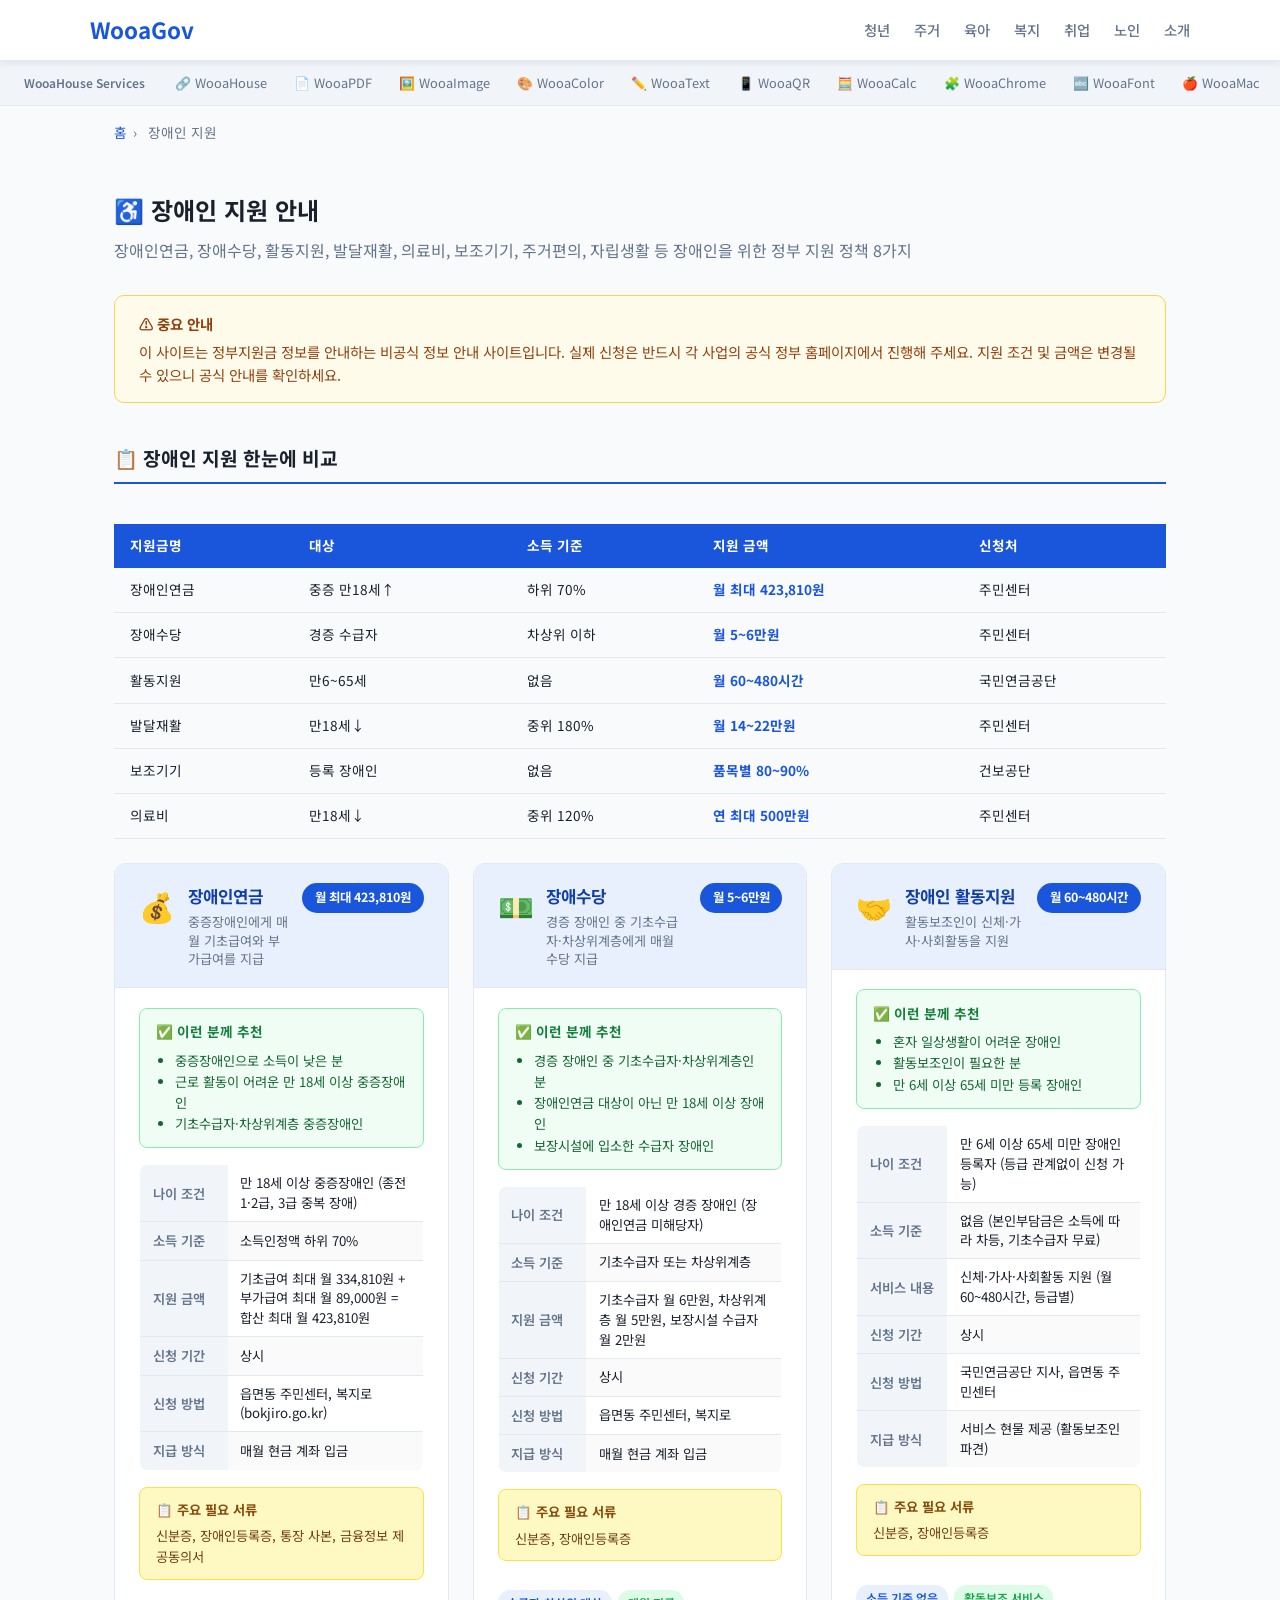
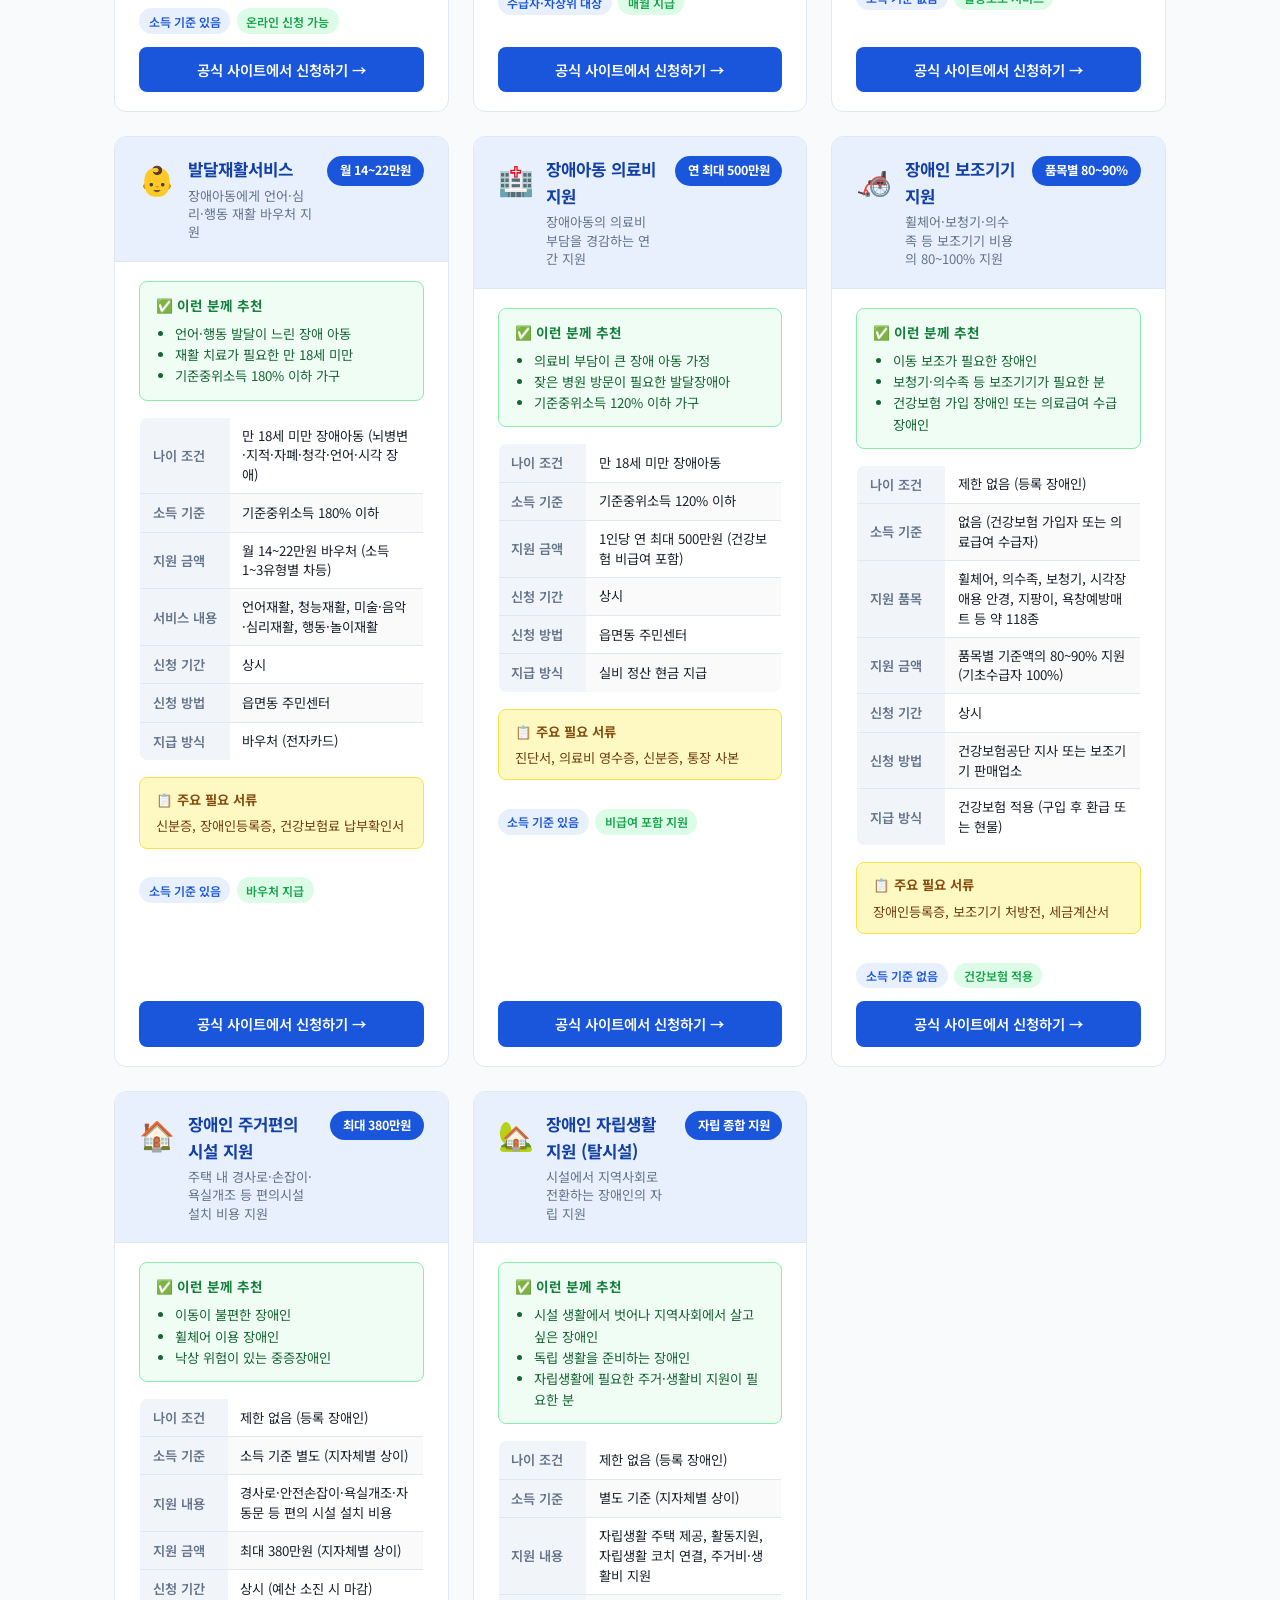
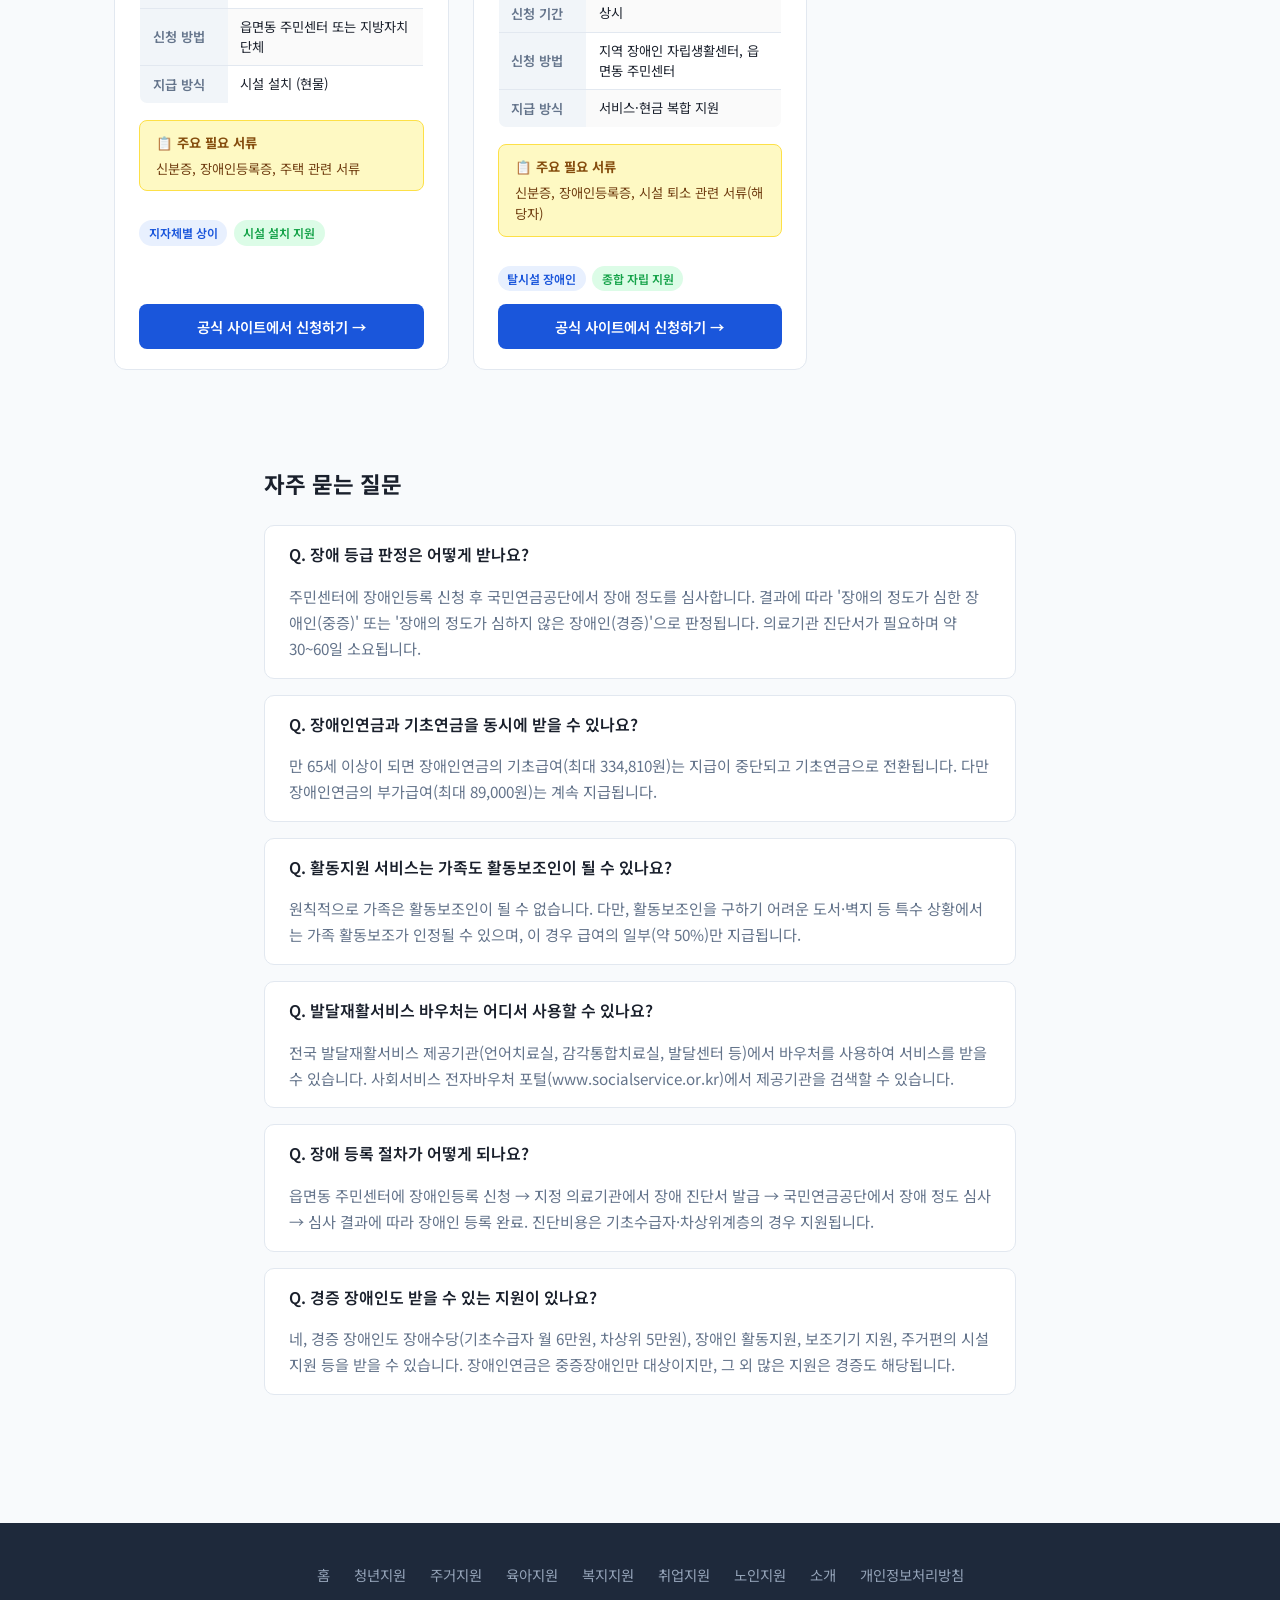
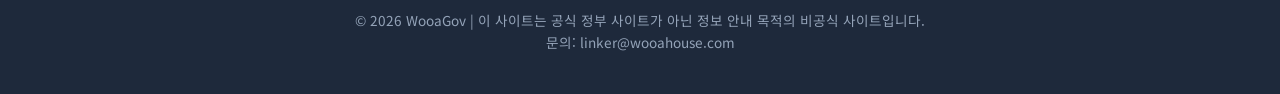
<file: disability.html>
﻿<!DOCTYPE html>
<html lang="ko">
<head>
<meta charset="UTF-8">
<meta name="naver-site-verification" content="97f1bf2b89863c9335ed7400bf2bf22667f0dce0" />
<meta name="viewport" content="width=device-width, initial-scale=1.0">
<title>장애인연금 신청 방법 — 2026년 장애인 지원 제도 8가지 총정리 | WooaGov</title>
<meta name="description" content="2026년 장애인 지원 8가지 총정리. 장애인연금(월 최대 423,810원), 장애수당, 활동지원, 발달재활, 의료비, 보조기기, 주거편의, 자립생활 지원 자격과 신청 방법 안내.">
<meta name="keywords" content="장애인연금, 장애수당, 장애인활동지원, 발달재활서비스, 장애인지원금, 장애인보조기기, 장애아동의료비, 장애인자립">
<link rel="canonical" href="https://jiwon.wooahouse.com/disability.html">
<meta property="og:title" content="장애인연금 신청 방법 — 2026년 장애인 지원 제도 8가지 총정리 | WooaGov">
<meta property="og:description" content="2026년 장애인연금, 장애수당, 활동지원, 발달재활, 보조기기, 의료비 등 장애인 지원 8가지 안내.">
<meta property="og:type" content="website">
<meta property="og:url" content="https://jiwon.wooahouse.com/disability.html">
<meta property="og:locale" content="ko_KR">
<link rel="stylesheet" href="css/style.css">
<link rel="preconnect" href="https://fonts.googleapis.com">
<link href="https://fonts.googleapis.com/css2?family=Noto+Sans+KR:wght@400;500;600;700;800&display=swap" rel="stylesheet">
<link rel="manifest" href="manifest.json">
<link rel="icon" href="icons/icon.svg" type="image/svg+xml">
<script type="application/ld+json">
{
  "@context": "https://schema.org",
  "@type": "WebApplication",
  "name": "장애인 지원 안내 — WooaGov",
  "url": "https://jiwon.wooahouse.com/disability.html",
  "description": "2026년 장애인연금, 장애수당, 활동지원, 발달재활, 보조기기, 의료비, 주거편의, 자립생활 지원 안내.",
  "applicationCategory": "GovernmentService",
  "operatingSystem": "Web"
}
</script>
<script type="application/ld+json">
{
  "@context": "https://schema.org",
  "@type": "FAQPage",
  "mainEntity": [
    {"@type": "Question","name": "장애 등급 판정은 어떻게 받나요?","acceptedAnswer": {"@type": "Answer","text": "주민센터에 장애인등록 신청 → 국민연금공단에서 장애 정도 심사 → 결과에 따라 '장애의 정도가 심한 장애인(중증)' 또는 '장애의 정도가 심하지 않은 장애인(경증)'으로 판정됩니다. 의료기관 진단서가 필요하며 약 30~60일 소요됩니다."}},
    {"@type": "Question","name": "장애인연금과 기초연금을 동시에 받을 수 있나요?","acceptedAnswer": {"@type": "Answer","text": "만 65세 이상이 되면 장애인연금의 기초급여(최대 334,810원)는 지급이 중단되고 기초연금으로 전환됩니다. 다만 장애인연금의 부가급여(최대 89,000원)는 계속 지급됩니다."}},
    {"@type": "Question","name": "활동지원 서비스는 가족도 활동보조인이 될 수 있나요?","acceptedAnswer": {"@type": "Answer","text": "원칙적으로 가족은 활동보조인이 될 수 없습니다. 다만, 활동보조인을 구하기 어려운 도서·벽지 등 특수 상황에서는 가족 활동보조가 인정될 수 있으며, 이 경우 급여의 일부(약 50%)만 지급됩니다."}},
    {"@type": "Question","name": "발달재활서비스 바우처는 어디서 사용할 수 있나요?","acceptedAnswer": {"@type": "Answer","text": "전국 발달재활서비스 제공기관(언어치료실, 감각통합치료실, 발달센터 등)에서 바우처를 사용하여 서비스를 받을 수 있습니다. 사회서비스 전자바우처 포털(www.socialservice.or.kr)에서 제공기관을 검색할 수 있습니다."}},
    {"@type": "Question","name": "장애 등록 절차가 어떻게 되나요?","acceptedAnswer": {"@type": "Answer","text": "① 읍면동 주민센터에 장애인등록 신청 → ② 지정 의료기관에서 장애 진단서 발급 → ③ 국민연금공단에서 장애 정도 심사 → ④ 심사 결과에 따라 장애인 등록 완료. 진단비용은 기초수급자·차상위계층의 경우 지원됩니다."}},
    {"@type": "Question","name": "경증 장애인도 받을 수 있는 지원이 있나요?","acceptedAnswer": {"@type": "Answer","text": "네, 경증 장애인도 장애수당(기초수급자 월 6만원, 차상위 5만원), 장애인 활동지원, 보조기기 지원, 주거편의 시설 지원 등을 받을 수 있습니다. 장애인연금은 중증장애인만 대상이지만, 그 외 많은 지원은 경증도 해당됩니다."}}
  ]
}
</script>
<script type="application/ld+json">
{
  "@context": "https://schema.org",
  "@type": "BreadcrumbList",
  "itemListElement": [
    {"@type": "ListItem","position": 1,"name": "홈","item": "https://jiwon.wooahouse.com/"},
    {"@type": "ListItem","position": 2,"name": "장애인 지원","item": "https://jiwon.wooahouse.com/disability.html"}
  ]
}
</script>
</head>
<body>
<header>
  <div class="header-inner">
    <a href="/" class="logo">WooaGov</a>
    <nav>
      <a href="youth.html">청년</a>
      <a href="housing.html">주거</a>
      <a href="childcare.html">육아</a>
      <a href="welfare.html">복지</a>
      <a href="employment.html">취업</a>
      <a href="elderly.html">노인</a>
      <a href="about.html">소개</a>
    </nav>
  </div>
</header>

<div class="our-sites-bar">
  <span class="our-sites-label">WooaHouse Services</span>
  <div class="our-sites-links">
    <a href="https://wooahouse.com/" target="_blank" rel="noopener">🔗 WooaHouse</a>
    <a href="https://pdfkit.wooahouse.com/" target="_blank" rel="noopener">📄 WooaPDF</a>
    <a href="https://imagekit.wooahouse.com/" target="_blank" rel="noopener">🖼️ WooaImage</a>
    <a href="https://colorkit.wooahouse.com/" target="_blank" rel="noopener">🎨 WooaColor</a>
    <a href="https://textkit.wooahouse.com/" target="_blank" rel="noopener">✏️ WooaText</a>
    <a href="https://qrkit.wooahouse.com/" target="_blank" rel="noopener">📱 WooaQR</a>
    <a href="https://calckit.wooahouse.com/" target="_blank" rel="noopener">🧮 WooaCalc</a>
    <a href="https://chromekit.wooahouse.com/" target="_blank" rel="noopener">🧩 WooaChrome</a>
    <a href="https://fontkit.wooahouse.com/" target="_blank" rel="noopener">🔤 WooaFont</a>
    <a href="https://mactools.wooahouse.com/" target="_blank" rel="noopener">🍎 WooaMac</a>
    <a href="https://pctools.wooahouse.com/" target="_blank" rel="noopener">🖥️ WooaPC</a>
    <a href="https://vskit.wooahouse.com/" target="_blank" rel="noopener">💻 WooaVS</a>
  </div>
</div>

<div class="breadcrumb"><a href="/">홈</a><span>›</span> 장애인 지원</div>

<div class="section">
  <h1 class="section-title">♿ 장애인 지원 안내</h1>
  <p class="section-subtitle">장애인연금, 장애수당, 활동지원, 발달재활, 의료비, 보조기기, 주거편의, 자립생활 등 장애인을 위한 정부 지원 정책 8가지</p>

  <div class="notice-box">
    <strong>⚠️ 중요 안내</strong>
    이 사이트는 정부지원금 정보를 안내하는 비공식 정보 안내 사이트입니다. 실제 신청은 반드시 각 사업의 공식 정부 홈페이지에서 진행해 주세요. 지원 조건 및 금액은 변경될 수 있으니 공식 안내를 확인하세요.
  </div>

  <h2 class="sub-section-title">📋 장애인 지원 한눈에 비교</h2>
  <div style="overflow-x:auto;">
  <table class="compare-table">
    <thead><tr><th>지원금명</th><th>대상</th><th>소득 기준</th><th>지원 금액</th><th>신청처</th></tr></thead>
    <tbody>
      <tr><td>장애인연금</td><td>중증 만18세↑</td><td>하위 70%</td><td class="highlight">월 최대 423,810원</td><td>주민센터</td></tr>
      <tr><td>장애수당</td><td>경증 수급자</td><td>차상위 이하</td><td class="highlight">월 5~6만원</td><td>주민센터</td></tr>
      <tr><td>활동지원</td><td>만6~65세</td><td>없음</td><td class="highlight">월 60~480시간</td><td>국민연금공단</td></tr>
      <tr><td>발달재활</td><td>만18세↓</td><td>중위 180%</td><td class="highlight">월 14~22만원</td><td>주민센터</td></tr>
      <tr><td>보조기기</td><td>등록 장애인</td><td>없음</td><td class="highlight">품목별 80~90%</td><td>건보공단</td></tr>
      <tr><td>의료비</td><td>만18세↓</td><td>중위 120%</td><td class="highlight">연 최대 500만원</td><td>주민센터</td></tr>
    </tbody>
  </table>
  </div>

  <div class="support-grid">

    <!-- 1. 장애인연금 -->
    <div class="support-card">
      <div class="support-card-header">
        <span style="font-size:1.8rem">💰</span>
        <div class="support-card-header-info">
          <h3>장애인연금</h3>
          <p class="card-summary">중증장애인에게 매월 기초급여와 부가급여를 지급</p>
        </div>
        <div class="amount-badge">월 최대 423,810원</div>
      </div>
      <div class="support-card-body">
        <div class="recommend-box">
          <strong>✅ 이런 분께 추천</strong>
          <ul>
            <li>중증장애인으로 소득이 낮은 분</li>
            <li>근로 활동이 어려운 만 18세 이상 중증장애인</li>
            <li>기초수급자·차상위계층 중증장애인</li>
          </ul>
        </div>
        <table class="eligibility-table">
          <tr><th>나이 조건</th><td>만 18세 이상 중증장애인 (종전 1·2급, 3급 중복 장애)</td></tr>
          <tr><th>소득 기준</th><td>소득인정액 하위 70%</td></tr>
          <tr><th>지원 금액</th><td>기초급여 최대 월 334,810원 + 부가급여 최대 월 89,000원 = 합산 최대 월 423,810원</td></tr>
          <tr><th>신청 기간</th><td>상시</td></tr>
          <tr><th>신청 방법</th><td>읍면동 주민센터, 복지로(bokjiro.go.kr)</td></tr>
          <tr><th>지급 방식</th><td>매월 현금 계좌 입금</td></tr>
        </table>
        <div class="docs-box">
          <strong>📋 주요 필요 서류</strong>
          <span>신분증, 장애인등록증, 통장 사본, 금융정보 제공동의서</span>
        </div>
        <div class="card-tags">
          <span class="tag">소득 기준 있음</span>
          <span class="tag green">온라인 신청 가능</span>
        </div>
        <a href="https://www.bokjiro.go.kr" target="_blank" rel="noopener" class="apply-btn">공식 사이트에서 신청하기 →</a>
      </div>
    </div>

    <!-- 2. 장애수당 -->
    <div class="support-card">
      <div class="support-card-header">
        <span style="font-size:1.8rem">💵</span>
        <div class="support-card-header-info">
          <h3>장애수당</h3>
          <p class="card-summary">경증 장애인 중 기초수급자·차상위계층에게 매월 수당 지급</p>
        </div>
        <div class="amount-badge">월 5~6만원</div>
      </div>
      <div class="support-card-body">
        <div class="recommend-box">
          <strong>✅ 이런 분께 추천</strong>
          <ul>
            <li>경증 장애인 중 기초수급자·차상위계층인 분</li>
            <li>장애인연금 대상이 아닌 만 18세 이상 장애인</li>
            <li>보장시설에 입소한 수급자 장애인</li>
          </ul>
        </div>
        <table class="eligibility-table">
          <tr><th>나이 조건</th><td>만 18세 이상 경증 장애인 (장애인연금 미해당자)</td></tr>
          <tr><th>소득 기준</th><td>기초수급자 또는 차상위계층</td></tr>
          <tr><th>지원 금액</th><td>기초수급자 월 6만원, 차상위계층 월 5만원, 보장시설 수급자 월 2만원</td></tr>
          <tr><th>신청 기간</th><td>상시</td></tr>
          <tr><th>신청 방법</th><td>읍면동 주민센터, 복지로</td></tr>
          <tr><th>지급 방식</th><td>매월 현금 계좌 입금</td></tr>
        </table>
        <div class="docs-box">
          <strong>📋 주요 필요 서류</strong>
          <span>신분증, 장애인등록증</span>
        </div>
        <div class="card-tags">
          <span class="tag">수급자·차상위 대상</span>
          <span class="tag green">매월 지급</span>
        </div>
        <a href="https://www.bokjiro.go.kr" target="_blank" rel="noopener" class="apply-btn">공식 사이트에서 신청하기 →</a>
      </div>
    </div>

    <!-- 3. 장애인 활동지원 -->
    <div class="support-card">
      <div class="support-card-header">
        <span style="font-size:1.8rem">🤝</span>
        <div class="support-card-header-info">
          <h3>장애인 활동지원</h3>
          <p class="card-summary">활동보조인이 신체·가사·사회활동을 지원</p>
        </div>
        <div class="amount-badge">월 60~480시간</div>
      </div>
      <div class="support-card-body">
        <div class="recommend-box">
          <strong>✅ 이런 분께 추천</strong>
          <ul>
            <li>혼자 일상생활이 어려운 장애인</li>
            <li>활동보조인이 필요한 분</li>
            <li>만 6세 이상 65세 미만 등록 장애인</li>
          </ul>
        </div>
        <table class="eligibility-table">
          <tr><th>나이 조건</th><td>만 6세 이상 65세 미만 장애인 등록자 (등급 관계없이 신청 가능)</td></tr>
          <tr><th>소득 기준</th><td>없음 (본인부담금은 소득에 따라 차등, 기초수급자 무료)</td></tr>
          <tr><th>서비스 내용</th><td>신체·가사·사회활동 지원 (월 60~480시간, 등급별)</td></tr>
          <tr><th>신청 기간</th><td>상시</td></tr>
          <tr><th>신청 방법</th><td>국민연금공단 지사, 읍면동 주민센터</td></tr>
          <tr><th>지급 방식</th><td>서비스 현물 제공 (활동보조인 파견)</td></tr>
        </table>
        <div class="docs-box">
          <strong>📋 주요 필요 서류</strong>
          <span>신분증, 장애인등록증</span>
        </div>
        <div class="card-tags">
          <span class="tag">소득 기준 없음</span>
          <span class="tag green">활동보조 서비스</span>
        </div>
        <a href="https://www.ableservice.or.kr" target="_blank" rel="noopener" class="apply-btn">공식 사이트에서 신청하기 →</a>
      </div>
    </div>

    <!-- 4. 발달재활서비스 -->
    <div class="support-card">
      <div class="support-card-header">
        <span style="font-size:1.8rem">👶</span>
        <div class="support-card-header-info">
          <h3>발달재활서비스</h3>
          <p class="card-summary">장애아동에게 언어·심리·행동 재활 바우처 지원</p>
        </div>
        <div class="amount-badge">월 14~22만원</div>
      </div>
      <div class="support-card-body">
        <div class="recommend-box">
          <strong>✅ 이런 분께 추천</strong>
          <ul>
            <li>언어·행동 발달이 느린 장애 아동</li>
            <li>재활 치료가 필요한 만 18세 미만</li>
            <li>기준중위소득 180% 이하 가구</li>
          </ul>
        </div>
        <table class="eligibility-table">
          <tr><th>나이 조건</th><td>만 18세 미만 장애아동 (뇌병변·지적·자폐·청각·언어·시각 장애)</td></tr>
          <tr><th>소득 기준</th><td>기준중위소득 180% 이하</td></tr>
          <tr><th>지원 금액</th><td>월 14~22만원 바우처 (소득 1~3유형별 차등)</td></tr>
          <tr><th>서비스 내용</th><td>언어재활, 청능재활, 미술·음악·심리재활, 행동·놀이재활</td></tr>
          <tr><th>신청 기간</th><td>상시</td></tr>
          <tr><th>신청 방법</th><td>읍면동 주민센터</td></tr>
          <tr><th>지급 방식</th><td>바우처 (전자카드)</td></tr>
        </table>
        <div class="docs-box">
          <strong>📋 주요 필요 서류</strong>
          <span>신분증, 장애인등록증, 건강보험료 납부확인서</span>
        </div>
        <div class="card-tags">
          <span class="tag">소득 기준 있음</span>
          <span class="tag green">바우처 지급</span>
        </div>
        <a href="https://www.bokjiro.go.kr" target="_blank" rel="noopener" class="apply-btn">공식 사이트에서 신청하기 →</a>
      </div>
    </div>

    <!-- 5. 장애아동 의료비 지원 -->
    <div class="support-card">
      <div class="support-card-header">
        <span style="font-size:1.8rem">🏥</span>
        <div class="support-card-header-info">
          <h3>장애아동 의료비 지원</h3>
          <p class="card-summary">장애아동의 의료비 부담을 경감하는 연간 지원</p>
        </div>
        <div class="amount-badge">연 최대 500만원</div>
      </div>
      <div class="support-card-body">
        <div class="recommend-box">
          <strong>✅ 이런 분께 추천</strong>
          <ul>
            <li>의료비 부담이 큰 장애 아동 가정</li>
            <li>잦은 병원 방문이 필요한 발달장애아</li>
            <li>기준중위소득 120% 이하 가구</li>
          </ul>
        </div>
        <table class="eligibility-table">
          <tr><th>나이 조건</th><td>만 18세 미만 장애아동</td></tr>
          <tr><th>소득 기준</th><td>기준중위소득 120% 이하</td></tr>
          <tr><th>지원 금액</th><td>1인당 연 최대 500만원 (건강보험 비급여 포함)</td></tr>
          <tr><th>신청 기간</th><td>상시</td></tr>
          <tr><th>신청 방법</th><td>읍면동 주민센터</td></tr>
          <tr><th>지급 방식</th><td>실비 정산 현금 지급</td></tr>
        </table>
        <div class="docs-box">
          <strong>📋 주요 필요 서류</strong>
          <span>진단서, 의료비 영수증, 신분증, 통장 사본</span>
        </div>
        <div class="card-tags">
          <span class="tag">소득 기준 있음</span>
          <span class="tag green">비급여 포함 지원</span>
        </div>
        <a href="https://www.bokjiro.go.kr" target="_blank" rel="noopener" class="apply-btn">공식 사이트에서 신청하기 →</a>
      </div>
    </div>

    <!-- 6. 장애인 보조기기 지원 -->
    <div class="support-card">
      <div class="support-card-header">
        <span style="font-size:1.8rem">🦽</span>
        <div class="support-card-header-info">
          <h3>장애인 보조기기 지원</h3>
          <p class="card-summary">휠체어·보청기·의수족 등 보조기기 비용의 80~100% 지원</p>
        </div>
        <div class="amount-badge">품목별 80~90%</div>
      </div>
      <div class="support-card-body">
        <div class="recommend-box">
          <strong>✅ 이런 분께 추천</strong>
          <ul>
            <li>이동 보조가 필요한 장애인</li>
            <li>보청기·의수족 등 보조기기가 필요한 분</li>
            <li>건강보험 가입 장애인 또는 의료급여 수급 장애인</li>
          </ul>
        </div>
        <table class="eligibility-table">
          <tr><th>나이 조건</th><td>제한 없음 (등록 장애인)</td></tr>
          <tr><th>소득 기준</th><td>없음 (건강보험 가입자 또는 의료급여 수급자)</td></tr>
          <tr><th>지원 품목</th><td>휠체어, 의수족, 보청기, 시각장애용 안경, 지팡이, 욕창예방매트 등 약 118종</td></tr>
          <tr><th>지원 금액</th><td>품목별 기준액의 80~90% 지원 (기초수급자 100%)</td></tr>
          <tr><th>신청 기간</th><td>상시</td></tr>
          <tr><th>신청 방법</th><td>건강보험공단 지사 또는 보조기기 판매업소</td></tr>
          <tr><th>지급 방식</th><td>건강보험 적용 (구입 후 환급 또는 현물)</td></tr>
        </table>
        <div class="docs-box">
          <strong>📋 주요 필요 서류</strong>
          <span>장애인등록증, 보조기기 처방전, 세금계산서</span>
        </div>
        <div class="card-tags">
          <span class="tag">소득 기준 없음</span>
          <span class="tag green">건강보험 적용</span>
        </div>
        <a href="https://www.nhis.or.kr" target="_blank" rel="noopener" class="apply-btn">공식 사이트에서 신청하기 →</a>
      </div>
    </div>

    <!-- 7. 장애인 주거편의 시설 지원 -->
    <div class="support-card">
      <div class="support-card-header">
        <span style="font-size:1.8rem">🏠</span>
        <div class="support-card-header-info">
          <h3>장애인 주거편의 시설 지원</h3>
          <p class="card-summary">주택 내 경사로·손잡이·욕실개조 등 편의시설 설치 비용 지원</p>
        </div>
        <div class="amount-badge">최대 380만원</div>
      </div>
      <div class="support-card-body">
        <div class="recommend-box">
          <strong>✅ 이런 분께 추천</strong>
          <ul>
            <li>이동이 불편한 장애인</li>
            <li>휠체어 이용 장애인</li>
            <li>낙상 위험이 있는 중증장애인</li>
          </ul>
        </div>
        <table class="eligibility-table">
          <tr><th>나이 조건</th><td>제한 없음 (등록 장애인)</td></tr>
          <tr><th>소득 기준</th><td>소득 기준 별도 (지자체별 상이)</td></tr>
          <tr><th>지원 내용</th><td>경사로·안전손잡이·욕실개조·자동문 등 편의 시설 설치 비용</td></tr>
          <tr><th>지원 금액</th><td>최대 380만원 (지자체별 상이)</td></tr>
          <tr><th>신청 기간</th><td>상시 (예산 소진 시 마감)</td></tr>
          <tr><th>신청 방법</th><td>읍면동 주민센터 또는 지방자치단체</td></tr>
          <tr><th>지급 방식</th><td>시설 설치 (현물)</td></tr>
        </table>
        <div class="docs-box">
          <strong>📋 주요 필요 서류</strong>
          <span>신분증, 장애인등록증, 주택 관련 서류</span>
        </div>
        <div class="card-tags">
          <span class="tag">지자체별 상이</span>
          <span class="tag green">시설 설치 지원</span>
        </div>
        <a href="https://www.bokjiro.go.kr" target="_blank" rel="noopener" class="apply-btn">공식 사이트에서 신청하기 →</a>
      </div>
    </div>

    <!-- 8. 장애인 자립생활 지원 -->
    <div class="support-card">
      <div class="support-card-header">
        <span style="font-size:1.8rem">🏡</span>
        <div class="support-card-header-info">
          <h3>장애인 자립생활 지원 (탈시설)</h3>
          <p class="card-summary">시설에서 지역사회로 전환하는 장애인의 자립 지원</p>
        </div>
        <div class="amount-badge">자립 종합 지원</div>
      </div>
      <div class="support-card-body">
        <div class="recommend-box">
          <strong>✅ 이런 분께 추천</strong>
          <ul>
            <li>시설 생활에서 벗어나 지역사회에서 살고 싶은 장애인</li>
            <li>독립 생활을 준비하는 장애인</li>
            <li>자립생활에 필요한 주거·생활비 지원이 필요한 분</li>
          </ul>
        </div>
        <table class="eligibility-table">
          <tr><th>나이 조건</th><td>제한 없음 (등록 장애인)</td></tr>
          <tr><th>소득 기준</th><td>별도 기준 (지자체별 상이)</td></tr>
          <tr><th>지원 내용</th><td>자립생활 주택 제공, 활동지원, 자립생활 코치 연결, 주거비·생활비 지원</td></tr>
          <tr><th>신청 기간</th><td>상시</td></tr>
          <tr><th>신청 방법</th><td>지역 장애인 자립생활센터, 읍면동 주민센터</td></tr>
          <tr><th>지급 방식</th><td>서비스·현금 복합 지원</td></tr>
        </table>
        <div class="docs-box">
          <strong>📋 주요 필요 서류</strong>
          <span>신분증, 장애인등록증, 시설 퇴소 관련 서류(해당자)</span>
        </div>
        <div class="card-tags">
          <span class="tag">탈시설 장애인</span>
          <span class="tag green">종합 자립 지원</span>
        </div>
        <a href="https://www.bokjiro.go.kr" target="_blank" rel="noopener" class="apply-btn">공식 사이트에서 신청하기 →</a>
      </div>
    </div>

  </div>
</div>

<div class="faq-section">
  <h2>자주 묻는 질문</h2>
  <div class="faq-item">
    <div class="faq-question">Q. 장애 등급 판정은 어떻게 받나요?</div>
    <div class="faq-answer">주민센터에 장애인등록 신청 후 국민연금공단에서 장애 정도를 심사합니다. 결과에 따라 '장애의 정도가 심한 장애인(중증)' 또는 '장애의 정도가 심하지 않은 장애인(경증)'으로 판정됩니다. 의료기관 진단서가 필요하며 약 30~60일 소요됩니다.</div>
  </div>
  <div class="faq-item">
    <div class="faq-question">Q. 장애인연금과 기초연금을 동시에 받을 수 있나요?</div>
    <div class="faq-answer">만 65세 이상이 되면 장애인연금의 기초급여(최대 334,810원)는 지급이 중단되고 기초연금으로 전환됩니다. 다만 장애인연금의 부가급여(최대 89,000원)는 계속 지급됩니다.</div>
  </div>
  <div class="faq-item">
    <div class="faq-question">Q. 활동지원 서비스는 가족도 활동보조인이 될 수 있나요?</div>
    <div class="faq-answer">원칙적으로 가족은 활동보조인이 될 수 없습니다. 다만, 활동보조인을 구하기 어려운 도서·벽지 등 특수 상황에서는 가족 활동보조가 인정될 수 있으며, 이 경우 급여의 일부(약 50%)만 지급됩니다.</div>
  </div>
  <div class="faq-item">
    <div class="faq-question">Q. 발달재활서비스 바우처는 어디서 사용할 수 있나요?</div>
    <div class="faq-answer">전국 발달재활서비스 제공기관(언어치료실, 감각통합치료실, 발달센터 등)에서 바우처를 사용하여 서비스를 받을 수 있습니다. 사회서비스 전자바우처 포털(www.socialservice.or.kr)에서 제공기관을 검색할 수 있습니다.</div>
  </div>
  <div class="faq-item">
    <div class="faq-question">Q. 장애 등록 절차가 어떻게 되나요?</div>
    <div class="faq-answer">읍면동 주민센터에 장애인등록 신청 → 지정 의료기관에서 장애 진단서 발급 → 국민연금공단에서 장애 정도 심사 → 심사 결과에 따라 장애인 등록 완료. 진단비용은 기초수급자·차상위계층의 경우 지원됩니다.</div>
  </div>
  <div class="faq-item">
    <div class="faq-question">Q. 경증 장애인도 받을 수 있는 지원이 있나요?</div>
    <div class="faq-answer">네, 경증 장애인도 장애수당(기초수급자 월 6만원, 차상위 5만원), 장애인 활동지원, 보조기기 지원, 주거편의 시설 지원 등을 받을 수 있습니다. 장애인연금은 중증장애인만 대상이지만, 그 외 많은 지원은 경증도 해당됩니다.</div>
  </div>
</div>

<footer>
  <div class="footer-links">
    <a href="/">홈</a>
    <a href="youth.html">청년지원</a>
    <a href="housing.html">주거지원</a>
    <a href="childcare.html">육아지원</a>
    <a href="welfare.html">복지지원</a>
    <a href="employment.html">취업지원</a>
    <a href="elderly.html">노인지원</a>
    <a href="about.html">소개</a>
    <a href="privacy.html">개인정보처리방침</a>
  </div>
  <p class="footer-copy">&copy; 2026 WooaGov | 이 사이트는 공식 정부 사이트가 아닌 정보 안내 목적의 비공식 사이트입니다.<br>
  문의: <a href="mailto:linker@wooahouse.com">linker@wooahouse.com</a></p>
</footer>
<script src="js/pwa-install.js"></script>
</body>
</html>
</file>
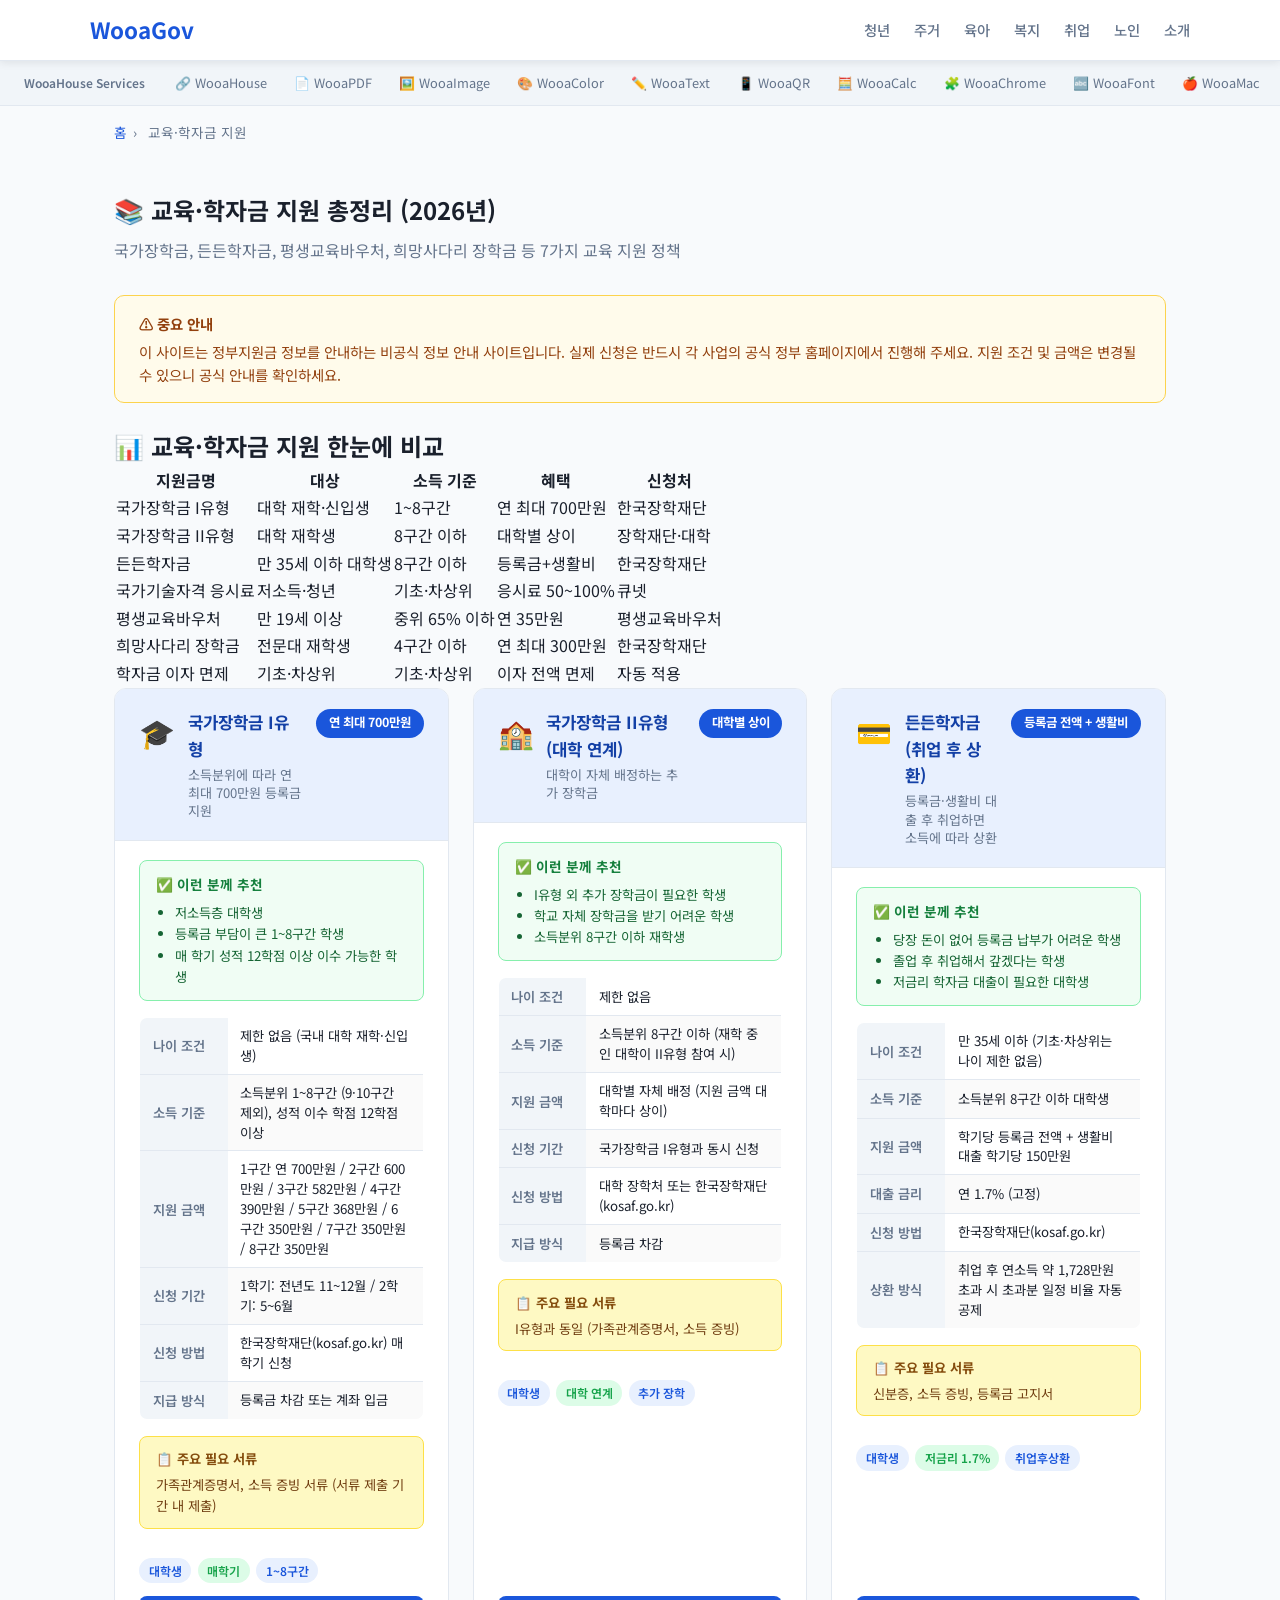
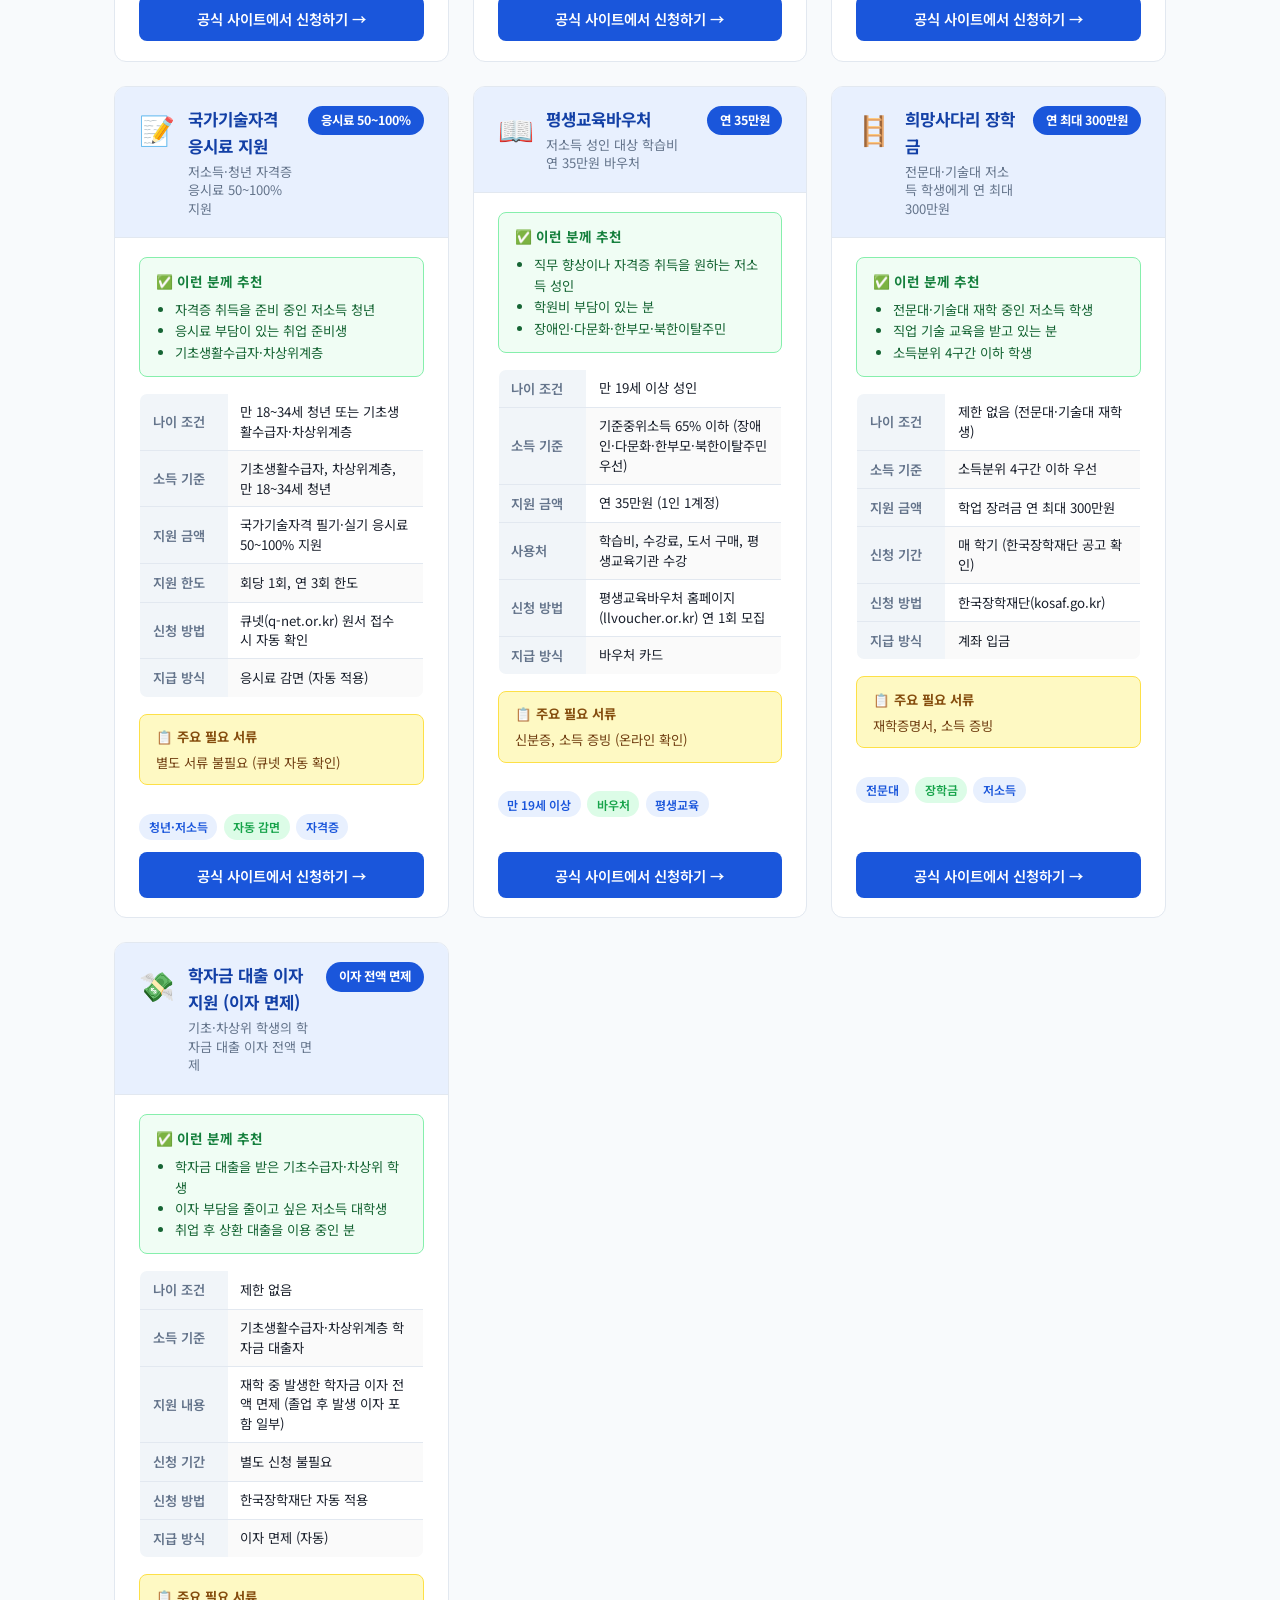
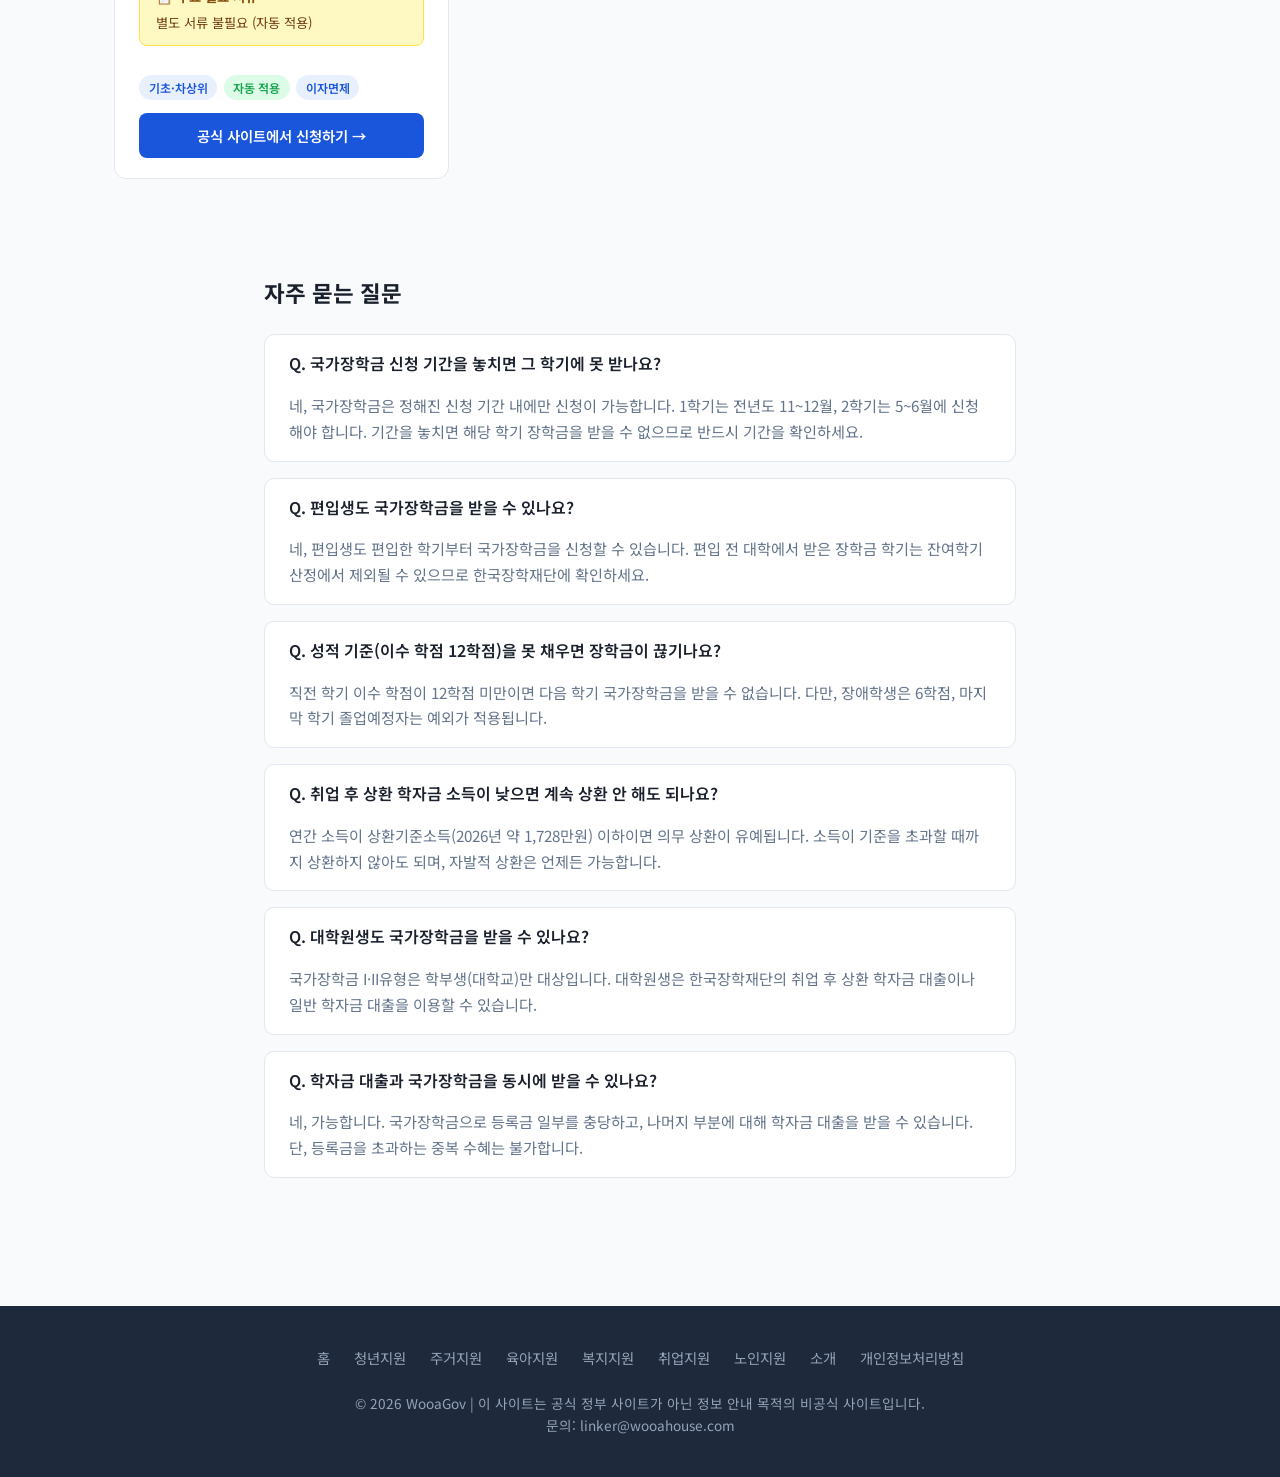
<file: education.html>
﻿<!DOCTYPE html>
<html lang="ko">
<head>
<meta charset="UTF-8">
<meta name="naver-site-verification" content="97f1bf2b89863c9335ed7400bf2bf22667f0dce0" />
<meta name="viewport" content="width=device-width, initial-scale=1.0">
<title>국가장학금 신청 방법 — 2026년 교육 학자금 지원 총정리 | WooaGov</title>
<meta name="description" content="2026년 국가장학금(연 최대 700만원), 든든학자금, 평생교육바우처, 희망사다리 장학금, 국가기술자격 응시료 지원까지 교육 지원 제도 7가지 총정리.">
<meta name="keywords" content="국가장학금, 든든학자금, 취업후상환학자금, 평생교육바우처, 희망사다리장학금, 국가기술자격, 장학금신청, 학자금지원">
<link rel="canonical" href="https://jiwon.wooahouse.com/education.html">
<meta property="og:title" content="국가장학금 신청 방법 — 2026년 교육 학자금 지원 총정리 | WooaGov">
<meta property="og:description" content="2026년 국가장학금, 든든학자금, 평생교육바우처, 희망사다리 장학금, 국가기술자격 응시료 지원 안내.">
<meta property="og:type" content="website">
<meta property="og:url" content="https://jiwon.wooahouse.com/education.html">
<meta property="og:locale" content="ko_KR">
<link rel="stylesheet" href="css/style.css">
<link rel="preconnect" href="https://fonts.googleapis.com">
<link href="https://fonts.googleapis.com/css2?family=Noto+Sans+KR:wght@400;500;600;700;800&display=swap" rel="stylesheet">
<link rel="manifest" href="manifest.json">
<link rel="icon" href="icons/icon.svg" type="image/svg+xml">
<script type="application/ld+json">
{
  "@context": "https://schema.org",
  "@type": "WebApplication",
  "name": "교육·학자금 지원 안내 — WooaGov",
  "url": "https://jiwon.wooahouse.com/education.html",
  "description": "2026년 국가장학금, 든든학자금, 평생교육바우처, 희망사다리 장학금, 국가기술자격 응시료 지원 안내.",
  "applicationCategory": "GovernmentService",
  "operatingSystem": "Web"
}
</script>
<script type="application/ld+json">
{
  "@context": "https://schema.org",
  "@type": "FAQPage",
  "mainEntity": [
    {"@type": "Question","name": "국가장학금 신청 기간을 놓치면 그 학기에 못 받나요?","acceptedAnswer": {"@type": "Answer","text": "네, 국가장학금은 정해진 신청 기간 내에만 신청이 가능합니다. 1학기는 전년도 11~12월, 2학기는 5~6월에 신청해야 합니다. 기간을 놓치면 해당 학기 장학금을 받을 수 없으므로 반드시 기간을 확인하세요."}},
    {"@type": "Question","name": "편입생도 국가장학금을 받을 수 있나요?","acceptedAnswer": {"@type": "Answer","text": "네, 편입생도 편입한 학기부터 국가장학금을 신청할 수 있습니다. 편입 전 대학에서 받은 장학금 학기는 잔여학기 산정에서 제외될 수 있으므로 한국장학재단에 확인하세요."}},
    {"@type": "Question","name": "성적 기준(이수 학점 12학점)을 못 채우면 장학금이 끊기나요?","acceptedAnswer": {"@type": "Answer","text": "직전 학기 이수 학점이 12학점 미만이면 다음 학기 국가장학금을 받을 수 없습니다. 다만, 장애학생은 6학점, 마지막 학기 졸업예정자는 예외가 적용됩니다."}},
    {"@type": "Question","name": "취업 후 상환 학자금 소득이 낮으면 계속 상환 안 해도 되나요?","acceptedAnswer": {"@type": "Answer","text": "연간 소득이 상환기준소득(2026년 약 1,728만원) 이하이면 의무 상환이 유예됩니다. 소득이 기준을 초과할 때까지 상환하지 않아도 되며, 자발적 상환은 언제든 가능합니다."}},
    {"@type": "Question","name": "대학원생도 국가장학금을 받을 수 있나요?","acceptedAnswer": {"@type": "Answer","text": "국가장학금 I·II유형은 학부생(대학교)만 대상입니다. 대학원생은 한국장학재단의 취업 후 상환 학자금 대출이나 일반 학자금 대출을 이용할 수 있습니다."}},
    {"@type": "Question","name": "학자금 대출과 국가장학금을 동시에 받을 수 있나요?","acceptedAnswer": {"@type": "Answer","text": "네, 가능합니다. 국가장학금으로 등록금 일부를 충당하고, 나머지 부분에 대해 학자금 대출을 받을 수 있습니다. 단, 등록금을 초과하는 중복 수혜는 불가합니다."}}
  ]
}
</script>
<script type="application/ld+json">
{
  "@context": "https://schema.org",
  "@type": "BreadcrumbList",
  "itemListElement": [
    {"@type": "ListItem","position": 1,"name": "홈","item": "https://jiwon.wooahouse.com/"},
    {"@type": "ListItem","position": 2,"name": "교육·학자금 지원","item": "https://jiwon.wooahouse.com/education.html"}
  ]
}
</script>
</head>
<body>
<header>
  <div class="header-inner">
    <a href="/" class="logo">WooaGov</a>
    <nav>
      <a href="youth.html">청년</a>
      <a href="housing.html">주거</a>
      <a href="childcare.html">육아</a>
      <a href="welfare.html">복지</a>
      <a href="employment.html">취업</a>
      <a href="elderly.html">노인</a>
      <a href="about.html">소개</a>
    </nav>
  </div>
</header>

<div class="our-sites-bar">
  <span class="our-sites-label">WooaHouse Services</span>
  <div class="our-sites-links">
    <a href="https://wooahouse.com/" target="_blank" rel="noopener">🔗 WooaHouse</a>
    <a href="https://pdfkit.wooahouse.com/" target="_blank" rel="noopener">📄 WooaPDF</a>
    <a href="https://imagekit.wooahouse.com/" target="_blank" rel="noopener">🖼️ WooaImage</a>
    <a href="https://colorkit.wooahouse.com/" target="_blank" rel="noopener">🎨 WooaColor</a>
    <a href="https://textkit.wooahouse.com/" target="_blank" rel="noopener">✏️ WooaText</a>
    <a href="https://qrkit.wooahouse.com/" target="_blank" rel="noopener">📱 WooaQR</a>
    <a href="https://calckit.wooahouse.com/" target="_blank" rel="noopener">🧮 WooaCalc</a>
    <a href="https://chromekit.wooahouse.com/" target="_blank" rel="noopener">🧩 WooaChrome</a>
    <a href="https://fontkit.wooahouse.com/" target="_blank" rel="noopener">🔤 WooaFont</a>
    <a href="https://mactools.wooahouse.com/" target="_blank" rel="noopener">🍎 WooaMac</a>
    <a href="https://pctools.wooahouse.com/" target="_blank" rel="noopener">🖥️ WooaPC</a>
    <a href="https://vskit.wooahouse.com/" target="_blank" rel="noopener">💻 WooaVS</a>
  </div>
</div>

<div class="breadcrumb"><a href="/">홈</a><span>›</span> 교육·학자금 지원</div>

<div class="section">
  <h1 class="section-title">📚 교육·학자금 지원 총정리 (2026년)</h1>
  <p class="section-subtitle">국가장학금, 든든학자금, 평생교육바우처, 희망사다리 장학금 등 7가지 교육 지원 정책</p>

  <div class="notice-box">
    <strong>⚠️ 중요 안내</strong>
    이 사이트는 정부지원금 정보를 안내하는 비공식 정보 안내 사이트입니다. 실제 신청은 반드시 각 사업의 공식 정부 홈페이지에서 진행해 주세요. 지원 조건 및 금액은 변경될 수 있으니 공식 안내를 확인하세요.
  </div>

  <h2>📊 교육·학자금 지원 한눈에 비교</h2>
  <div class="table-responsive">
    <table class="comparison-table">
      <thead>
        <tr><th>지원금명</th><th>대상</th><th>소득 기준</th><th>혜택</th><th>신청처</th></tr>
      </thead>
      <tbody>
        <tr><td>국가장학금 I유형</td><td>대학 재학·신입생</td><td>1~8구간</td><td>연 최대 700만원</td><td>한국장학재단</td></tr>
        <tr><td>국가장학금 II유형</td><td>대학 재학생</td><td>8구간 이하</td><td>대학별 상이</td><td>장학재단·대학</td></tr>
        <tr><td>든든학자금</td><td>만 35세 이하 대학생</td><td>8구간 이하</td><td>등록금+생활비</td><td>한국장학재단</td></tr>
        <tr><td>국가기술자격 응시료</td><td>저소득·청년</td><td>기초·차상위</td><td>응시료 50~100%</td><td>큐넷</td></tr>
        <tr><td>평생교육바우처</td><td>만 19세 이상</td><td>중위 65% 이하</td><td>연 35만원</td><td>평생교육바우처</td></tr>
        <tr><td>희망사다리 장학금</td><td>전문대 재학생</td><td>4구간 이하</td><td>연 최대 300만원</td><td>한국장학재단</td></tr>
        <tr><td>학자금 이자 면제</td><td>기초·차상위</td><td>기초·차상위</td><td>이자 전액 면제</td><td>자동 적용</td></tr>
      </tbody>
    </table>
  </div>

  <div class="support-grid">

    <!-- 1. 국가장학금 I유형 -->
    <div class="support-card">
      <div class="support-card-header">
        <span style="font-size:1.8rem">🎓</span>
        <div class="support-card-header-info">
          <h3>국가장학금 I유형</h3>
          <p class="card-summary">소득분위에 따라 연 최대 700만원 등록금 지원</p>
        </div>
        <div class="amount-badge">연 최대 700만원</div>
      </div>
      <div class="support-card-body">
        <div class="recommend-box">
          <strong>✅ 이런 분께 추천</strong>
          <ul>
            <li>저소득층 대학생</li>
            <li>등록금 부담이 큰 1~8구간 학생</li>
            <li>매 학기 성적 12학점 이상 이수 가능한 학생</li>
          </ul>
        </div>
        <table class="eligibility-table">
          <tr><th>나이 조건</th><td>제한 없음 (국내 대학 재학·신입생)</td></tr>
          <tr><th>소득 기준</th><td>소득분위 1~8구간 (9·10구간 제외), 성적 이수 학점 12학점 이상</td></tr>
          <tr><th>지원 금액</th><td>1구간 연 700만원 / 2구간 600만원 / 3구간 582만원 / 4구간 390만원 / 5구간 368만원 / 6구간 350만원 / 7구간 350만원 / 8구간 350만원</td></tr>
          <tr><th>신청 기간</th><td>1학기: 전년도 11~12월 / 2학기: 5~6월</td></tr>
          <tr><th>신청 방법</th><td>한국장학재단(kosaf.go.kr) 매 학기 신청</td></tr>
          <tr><th>지급 방식</th><td>등록금 차감 또는 계좌 입금</td></tr>
        </table>
        <div class="docs-box">
          <strong>📋 주요 필요 서류</strong>
          <span>가족관계증명서, 소득 증빙 서류 (서류 제출 기간 내 제출)</span>
        </div>
        <div class="card-tags">
          <span class="tag">대학생</span>
          <span class="tag green">매학기</span>
          <span class="tag">1~8구간</span>
        </div>
        <a href="https://www.kosaf.go.kr" target="_blank" rel="noopener" class="apply-btn">공식 사이트에서 신청하기 →</a>
      </div>
    </div>

    <!-- 2. 국가장학금 II유형 (대학 연계) -->
    <div class="support-card">
      <div class="support-card-header">
        <span style="font-size:1.8rem">🏫</span>
        <div class="support-card-header-info">
          <h3>국가장학금 II유형 (대학 연계)</h3>
          <p class="card-summary">대학이 자체 배정하는 추가 장학금</p>
        </div>
        <div class="amount-badge">대학별 상이</div>
      </div>
      <div class="support-card-body">
        <div class="recommend-box">
          <strong>✅ 이런 분께 추천</strong>
          <ul>
            <li>I유형 외 추가 장학금이 필요한 학생</li>
            <li>학교 자체 장학금을 받기 어려운 학생</li>
            <li>소득분위 8구간 이하 재학생</li>
          </ul>
        </div>
        <table class="eligibility-table">
          <tr><th>나이 조건</th><td>제한 없음</td></tr>
          <tr><th>소득 기준</th><td>소득분위 8구간 이하 (재학 중인 대학이 II유형 참여 시)</td></tr>
          <tr><th>지원 금액</th><td>대학별 자체 배정 (지원 금액 대학마다 상이)</td></tr>
          <tr><th>신청 기간</th><td>국가장학금 I유형과 동시 신청</td></tr>
          <tr><th>신청 방법</th><td>대학 장학처 또는 한국장학재단(kosaf.go.kr)</td></tr>
          <tr><th>지급 방식</th><td>등록금 차감</td></tr>
        </table>
        <div class="docs-box">
          <strong>📋 주요 필요 서류</strong>
          <span>I유형과 동일 (가족관계증명서, 소득 증빙)</span>
        </div>
        <div class="card-tags">
          <span class="tag">대학생</span>
          <span class="tag green">대학 연계</span>
          <span class="tag">추가 장학</span>
        </div>
        <a href="https://www.kosaf.go.kr" target="_blank" rel="noopener" class="apply-btn">공식 사이트에서 신청하기 →</a>
      </div>
    </div>

    <!-- 3. 든든학자금 (취업 후 상환) -->
    <div class="support-card">
      <div class="support-card-header">
        <span style="font-size:1.8rem">💳</span>
        <div class="support-card-header-info">
          <h3>든든학자금 (취업 후 상환)</h3>
          <p class="card-summary">등록금·생활비 대출 후 취업하면 소득에 따라 상환</p>
        </div>
        <div class="amount-badge">등록금 전액 + 생활비</div>
      </div>
      <div class="support-card-body">
        <div class="recommend-box">
          <strong>✅ 이런 분께 추천</strong>
          <ul>
            <li>당장 돈이 없어 등록금 납부가 어려운 학생</li>
            <li>졸업 후 취업해서 갚겠다는 학생</li>
            <li>저금리 학자금 대출이 필요한 대학생</li>
          </ul>
        </div>
        <table class="eligibility-table">
          <tr><th>나이 조건</th><td>만 35세 이하 (기초·차상위는 나이 제한 없음)</td></tr>
          <tr><th>소득 기준</th><td>소득분위 8구간 이하 대학생</td></tr>
          <tr><th>지원 금액</th><td>학기당 등록금 전액 + 생활비 대출 학기당 150만원</td></tr>
          <tr><th>대출 금리</th><td>연 1.7% (고정)</td></tr>
          <tr><th>신청 방법</th><td>한국장학재단(kosaf.go.kr)</td></tr>
          <tr><th>상환 방식</th><td>취업 후 연소득 약 1,728만원 초과 시 초과분 일정 비율 자동 공제</td></tr>
        </table>
        <div class="docs-box">
          <strong>📋 주요 필요 서류</strong>
          <span>신분증, 소득 증빙, 등록금 고지서</span>
        </div>
        <div class="card-tags">
          <span class="tag">대학생</span>
          <span class="tag green">저금리 1.7%</span>
          <span class="tag">취업후상환</span>
        </div>
        <a href="https://www.kosaf.go.kr" target="_blank" rel="noopener" class="apply-btn">공식 사이트에서 신청하기 →</a>
      </div>
    </div>

    <!-- 4. 국가기술자격 응시료 지원 -->
    <div class="support-card">
      <div class="support-card-header">
        <span style="font-size:1.8rem">📝</span>
        <div class="support-card-header-info">
          <h3>국가기술자격 응시료 지원</h3>
          <p class="card-summary">저소득·청년 자격증 응시료 50~100% 지원</p>
        </div>
        <div class="amount-badge">응시료 50~100%</div>
      </div>
      <div class="support-card-body">
        <div class="recommend-box">
          <strong>✅ 이런 분께 추천</strong>
          <ul>
            <li>자격증 취득을 준비 중인 저소득 청년</li>
            <li>응시료 부담이 있는 취업 준비생</li>
            <li>기초생활수급자·차상위계층</li>
          </ul>
        </div>
        <table class="eligibility-table">
          <tr><th>나이 조건</th><td>만 18~34세 청년 또는 기초생활수급자·차상위계층</td></tr>
          <tr><th>소득 기준</th><td>기초생활수급자, 차상위계층, 만 18~34세 청년</td></tr>
          <tr><th>지원 금액</th><td>국가기술자격 필기·실기 응시료 50~100% 지원</td></tr>
          <tr><th>지원 한도</th><td>회당 1회, 연 3회 한도</td></tr>
          <tr><th>신청 방법</th><td>큐넷(q-net.or.kr) 원서 접수 시 자동 확인</td></tr>
          <tr><th>지급 방식</th><td>응시료 감면 (자동 적용)</td></tr>
        </table>
        <div class="docs-box">
          <strong>📋 주요 필요 서류</strong>
          <span>별도 서류 불필요 (큐넷 자동 확인)</span>
        </div>
        <div class="card-tags">
          <span class="tag">청년·저소득</span>
          <span class="tag green">자동 감면</span>
          <span class="tag">자격증</span>
        </div>
        <a href="https://www.q-net.or.kr" target="_blank" rel="noopener" class="apply-btn">공식 사이트에서 신청하기 →</a>
      </div>
    </div>

    <!-- 5. 평생교육바우처 -->
    <div class="support-card">
      <div class="support-card-header">
        <span style="font-size:1.8rem">📖</span>
        <div class="support-card-header-info">
          <h3>평생교육바우처</h3>
          <p class="card-summary">저소득 성인 대상 학습비 연 35만원 바우처</p>
        </div>
        <div class="amount-badge">연 35만원</div>
      </div>
      <div class="support-card-body">
        <div class="recommend-box">
          <strong>✅ 이런 분께 추천</strong>
          <ul>
            <li>직무 향상이나 자격증 취득을 원하는 저소득 성인</li>
            <li>학원비 부담이 있는 분</li>
            <li>장애인·다문화·한부모·북한이탈주민</li>
          </ul>
        </div>
        <table class="eligibility-table">
          <tr><th>나이 조건</th><td>만 19세 이상 성인</td></tr>
          <tr><th>소득 기준</th><td>기준중위소득 65% 이하 (장애인·다문화·한부모·북한이탈주민 우선)</td></tr>
          <tr><th>지원 금액</th><td>연 35만원 (1인 1계정)</td></tr>
          <tr><th>사용처</th><td>학습비, 수강료, 도서 구매, 평생교육기관 수강</td></tr>
          <tr><th>신청 방법</th><td>평생교육바우처 홈페이지(llvoucher.or.kr) 연 1회 모집</td></tr>
          <tr><th>지급 방식</th><td>바우처 카드</td></tr>
        </table>
        <div class="docs-box">
          <strong>📋 주요 필요 서류</strong>
          <span>신분증, 소득 증빙 (온라인 확인)</span>
        </div>
        <div class="card-tags">
          <span class="tag">만 19세 이상</span>
          <span class="tag green">바우처</span>
          <span class="tag">평생교육</span>
        </div>
        <a href="https://llvoucher.or.kr" target="_blank" rel="noopener" class="apply-btn">공식 사이트에서 신청하기 →</a>
      </div>
    </div>

    <!-- 6. 희망사다리 장학금 -->
    <div class="support-card">
      <div class="support-card-header">
        <span style="font-size:1.8rem">🪜</span>
        <div class="support-card-header-info">
          <h3>희망사다리 장학금</h3>
          <p class="card-summary">전문대·기술대 저소득 학생에게 연 최대 300만원</p>
        </div>
        <div class="amount-badge">연 최대 300만원</div>
      </div>
      <div class="support-card-body">
        <div class="recommend-box">
          <strong>✅ 이런 분께 추천</strong>
          <ul>
            <li>전문대·기술대 재학 중인 저소득 학생</li>
            <li>직업 기술 교육을 받고 있는 분</li>
            <li>소득분위 4구간 이하 학생</li>
          </ul>
        </div>
        <table class="eligibility-table">
          <tr><th>나이 조건</th><td>제한 없음 (전문대·기술대 재학생)</td></tr>
          <tr><th>소득 기준</th><td>소득분위 4구간 이하 우선</td></tr>
          <tr><th>지원 금액</th><td>학업 장려금 연 최대 300만원</td></tr>
          <tr><th>신청 기간</th><td>매 학기 (한국장학재단 공고 확인)</td></tr>
          <tr><th>신청 방법</th><td>한국장학재단(kosaf.go.kr)</td></tr>
          <tr><th>지급 방식</th><td>계좌 입금</td></tr>
        </table>
        <div class="docs-box">
          <strong>📋 주요 필요 서류</strong>
          <span>재학증명서, 소득 증빙</span>
        </div>
        <div class="card-tags">
          <span class="tag">전문대</span>
          <span class="tag green">장학금</span>
          <span class="tag">저소득</span>
        </div>
        <a href="https://www.kosaf.go.kr" target="_blank" rel="noopener" class="apply-btn">공식 사이트에서 신청하기 →</a>
      </div>
    </div>

    <!-- 7. 학자금 대출 이자 지원 -->
    <div class="support-card">
      <div class="support-card-header">
        <span style="font-size:1.8rem">💸</span>
        <div class="support-card-header-info">
          <h3>학자금 대출 이자 지원 (이자 면제)</h3>
          <p class="card-summary">기초·차상위 학생의 학자금 대출 이자 전액 면제</p>
        </div>
        <div class="amount-badge">이자 전액 면제</div>
      </div>
      <div class="support-card-body">
        <div class="recommend-box">
          <strong>✅ 이런 분께 추천</strong>
          <ul>
            <li>학자금 대출을 받은 기초수급자·차상위 학생</li>
            <li>이자 부담을 줄이고 싶은 저소득 대학생</li>
            <li>취업 후 상환 대출을 이용 중인 분</li>
          </ul>
        </div>
        <table class="eligibility-table">
          <tr><th>나이 조건</th><td>제한 없음</td></tr>
          <tr><th>소득 기준</th><td>기초생활수급자·차상위계층 학자금 대출자</td></tr>
          <tr><th>지원 내용</th><td>재학 중 발생한 학자금 이자 전액 면제 (졸업 후 발생 이자 포함 일부)</td></tr>
          <tr><th>신청 기간</th><td>별도 신청 불필요</td></tr>
          <tr><th>신청 방법</th><td>한국장학재단 자동 적용</td></tr>
          <tr><th>지급 방식</th><td>이자 면제 (자동)</td></tr>
        </table>
        <div class="docs-box">
          <strong>📋 주요 필요 서류</strong>
          <span>별도 서류 불필요 (자동 적용)</span>
        </div>
        <div class="card-tags">
          <span class="tag">기초·차상위</span>
          <span class="tag green">자동 적용</span>
          <span class="tag">이자면제</span>
        </div>
        <a href="https://www.kosaf.go.kr" target="_blank" rel="noopener" class="apply-btn">공식 사이트에서 신청하기 →</a>
      </div>
    </div>

  </div>
</div>

<div class="faq-section">
  <h2>자주 묻는 질문</h2>
  <div class="faq-item">
    <div class="faq-question">Q. 국가장학금 신청 기간을 놓치면 그 학기에 못 받나요?</div>
    <div class="faq-answer">네, 국가장학금은 정해진 신청 기간 내에만 신청이 가능합니다. 1학기는 전년도 11~12월, 2학기는 5~6월에 신청해야 합니다. 기간을 놓치면 해당 학기 장학금을 받을 수 없으므로 반드시 기간을 확인하세요.</div>
  </div>
  <div class="faq-item">
    <div class="faq-question">Q. 편입생도 국가장학금을 받을 수 있나요?</div>
    <div class="faq-answer">네, 편입생도 편입한 학기부터 국가장학금을 신청할 수 있습니다. 편입 전 대학에서 받은 장학금 학기는 잔여학기 산정에서 제외될 수 있으므로 한국장학재단에 확인하세요.</div>
  </div>
  <div class="faq-item">
    <div class="faq-question">Q. 성적 기준(이수 학점 12학점)을 못 채우면 장학금이 끊기나요?</div>
    <div class="faq-answer">직전 학기 이수 학점이 12학점 미만이면 다음 학기 국가장학금을 받을 수 없습니다. 다만, 장애학생은 6학점, 마지막 학기 졸업예정자는 예외가 적용됩니다.</div>
  </div>
  <div class="faq-item">
    <div class="faq-question">Q. 취업 후 상환 학자금 소득이 낮으면 계속 상환 안 해도 되나요?</div>
    <div class="faq-answer">연간 소득이 상환기준소득(2026년 약 1,728만원) 이하이면 의무 상환이 유예됩니다. 소득이 기준을 초과할 때까지 상환하지 않아도 되며, 자발적 상환은 언제든 가능합니다.</div>
  </div>
  <div class="faq-item">
    <div class="faq-question">Q. 대학원생도 국가장학금을 받을 수 있나요?</div>
    <div class="faq-answer">국가장학금 I·II유형은 학부생(대학교)만 대상입니다. 대학원생은 한국장학재단의 취업 후 상환 학자금 대출이나 일반 학자금 대출을 이용할 수 있습니다.</div>
  </div>
  <div class="faq-item">
    <div class="faq-question">Q. 학자금 대출과 국가장학금을 동시에 받을 수 있나요?</div>
    <div class="faq-answer">네, 가능합니다. 국가장학금으로 등록금 일부를 충당하고, 나머지 부분에 대해 학자금 대출을 받을 수 있습니다. 단, 등록금을 초과하는 중복 수혜는 불가합니다.</div>
  </div>
</div>

<footer>
  <div class="footer-links">
    <a href="/">홈</a>
    <a href="youth.html">청년지원</a>
    <a href="housing.html">주거지원</a>
    <a href="childcare.html">육아지원</a>
    <a href="welfare.html">복지지원</a>
    <a href="employment.html">취업지원</a>
    <a href="elderly.html">노인지원</a>
    <a href="about.html">소개</a>
    <a href="privacy.html">개인정보처리방침</a>
  </div>
  <p class="footer-copy">&copy; 2026 WooaGov | 이 사이트는 공식 정부 사이트가 아닌 정보 안내 목적의 비공식 사이트입니다.<br>
  문의: <a href="mailto:linker@wooahouse.com">linker@wooahouse.com</a></p>
</footer>
<script src="js/pwa-install.js"></script>
</body>
</html>
</file>
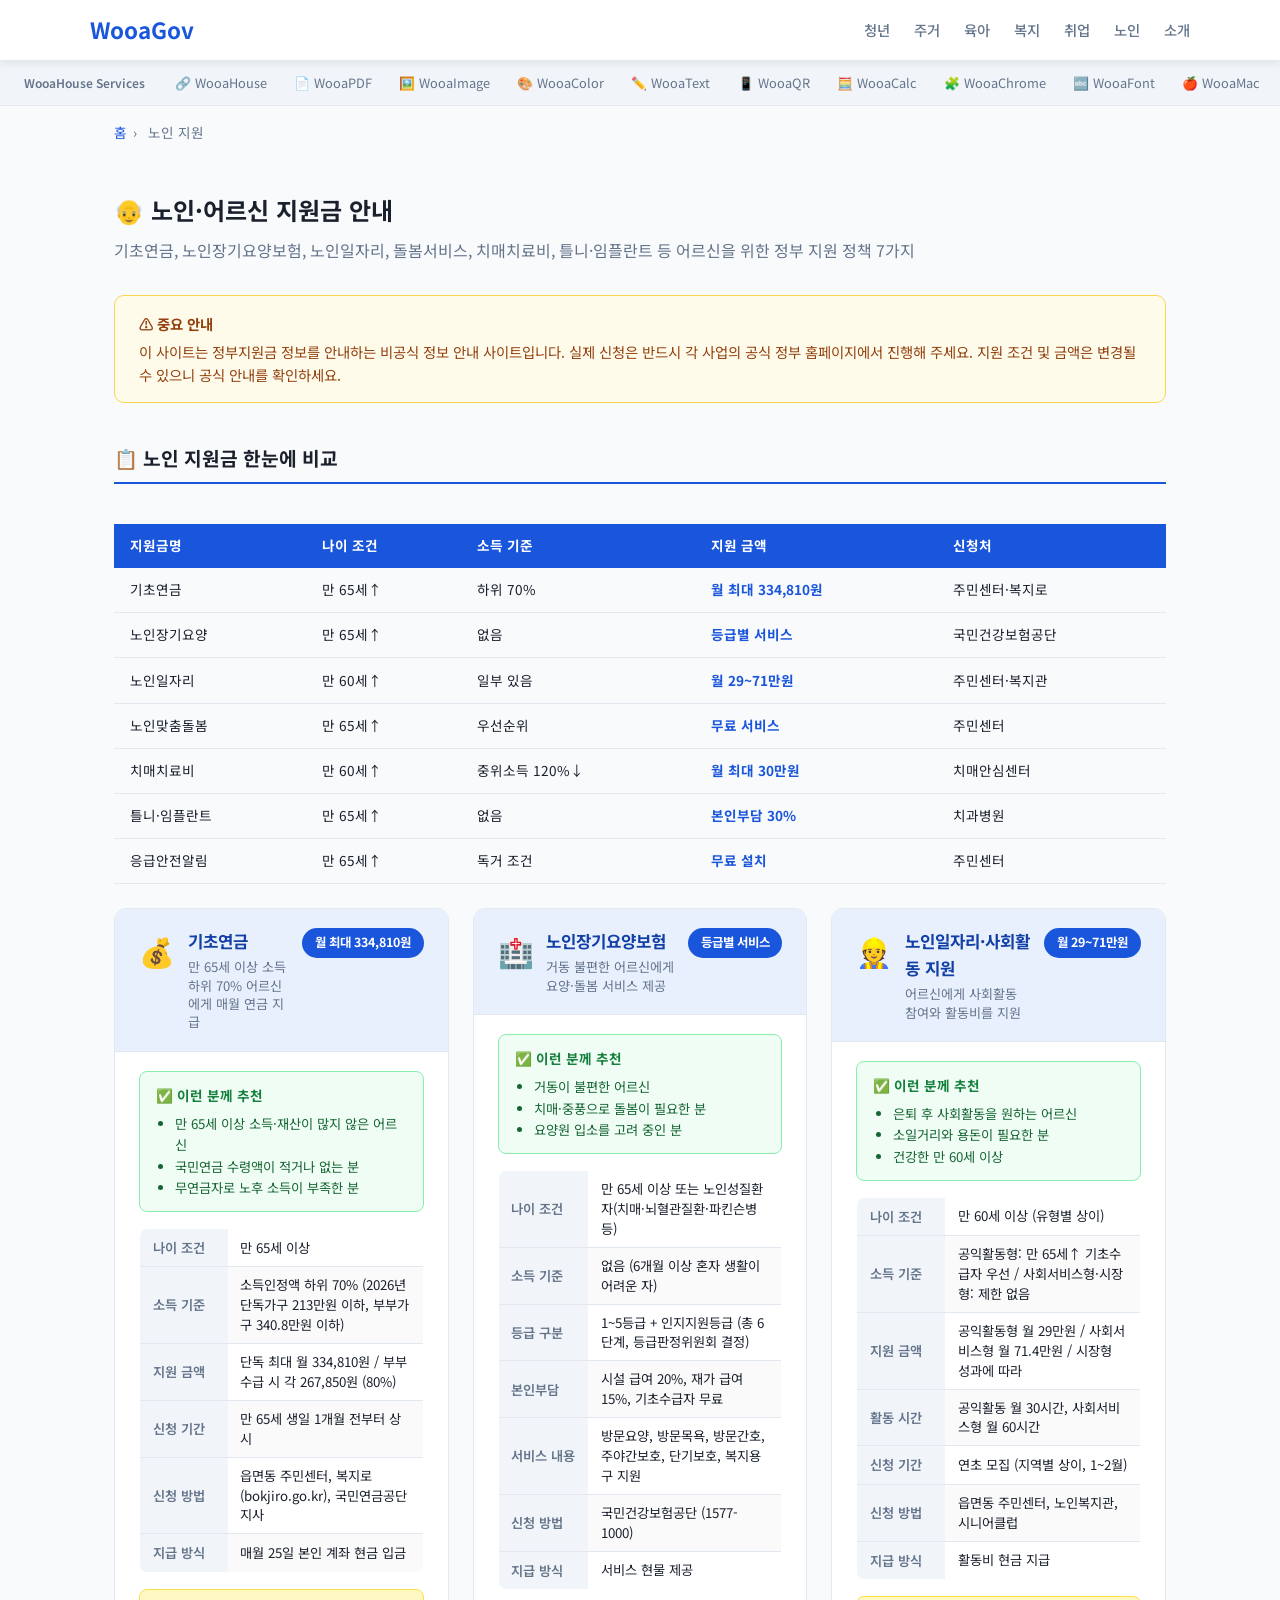
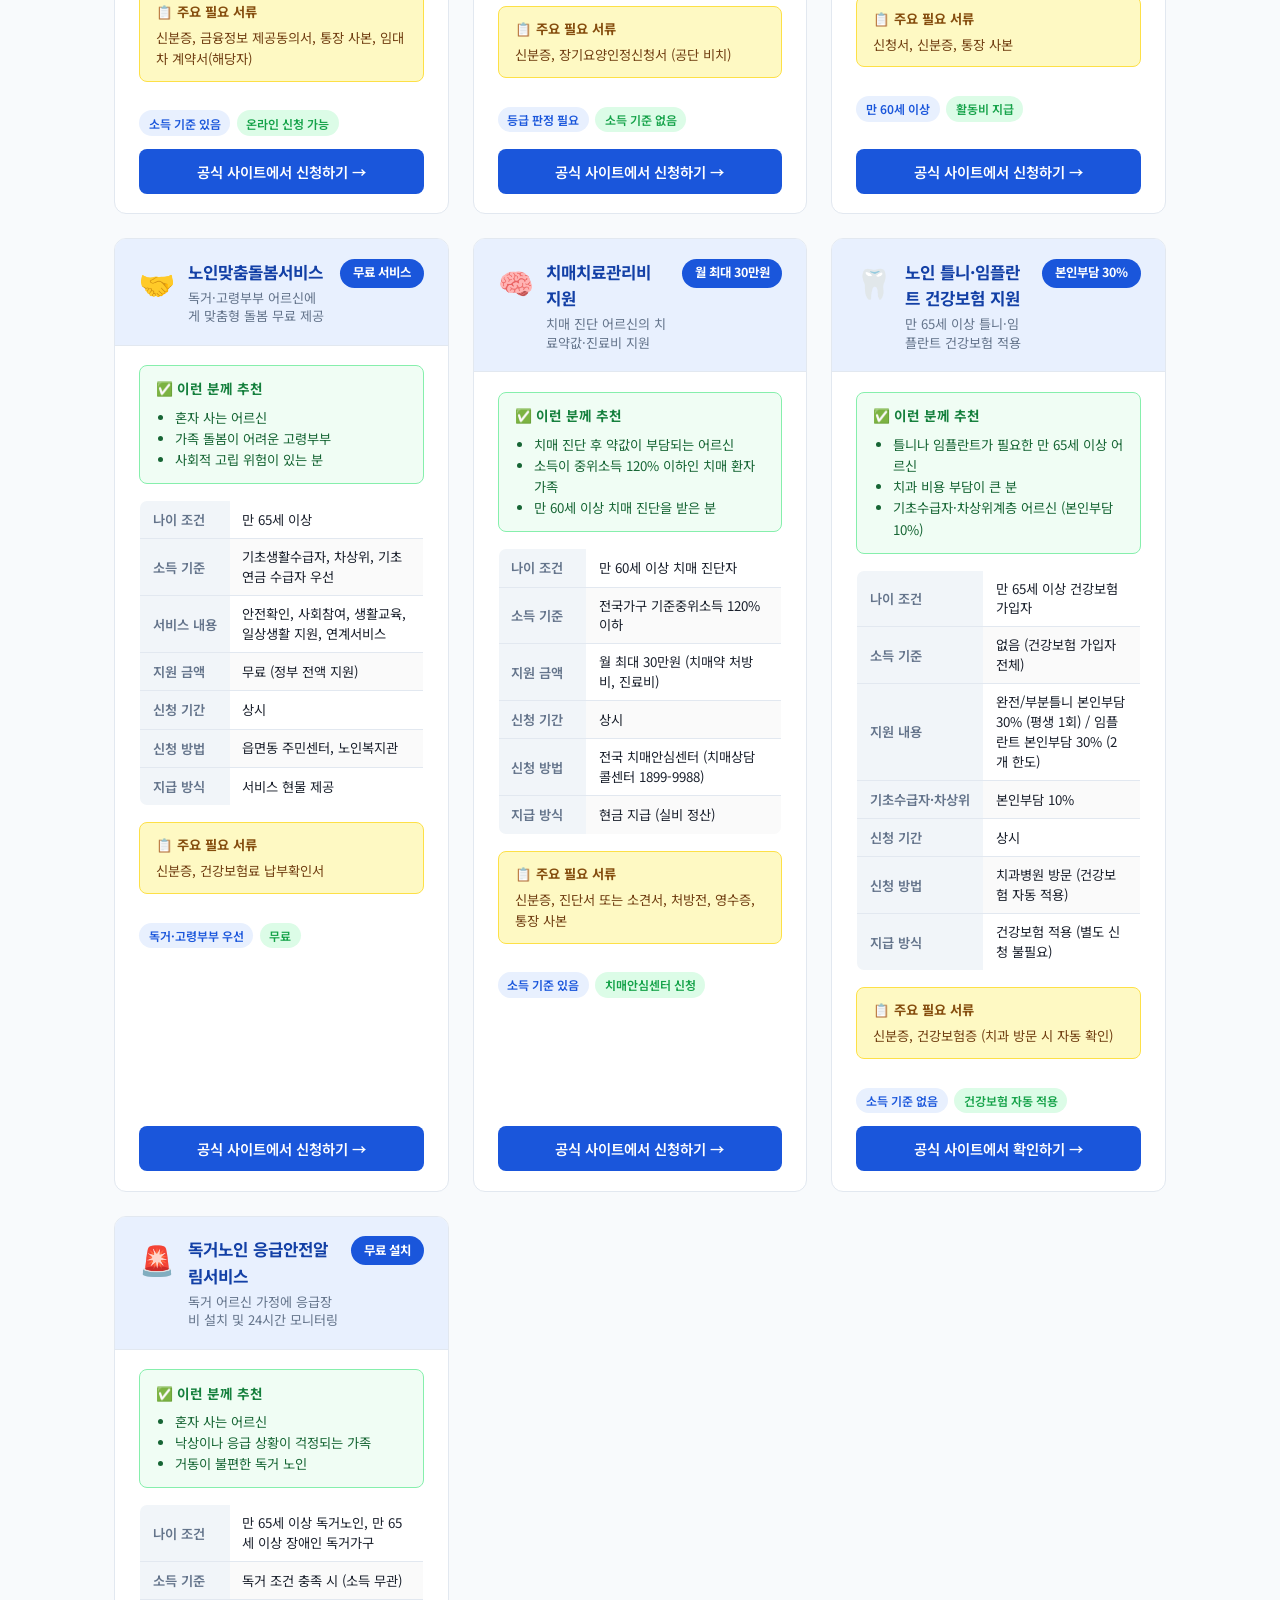
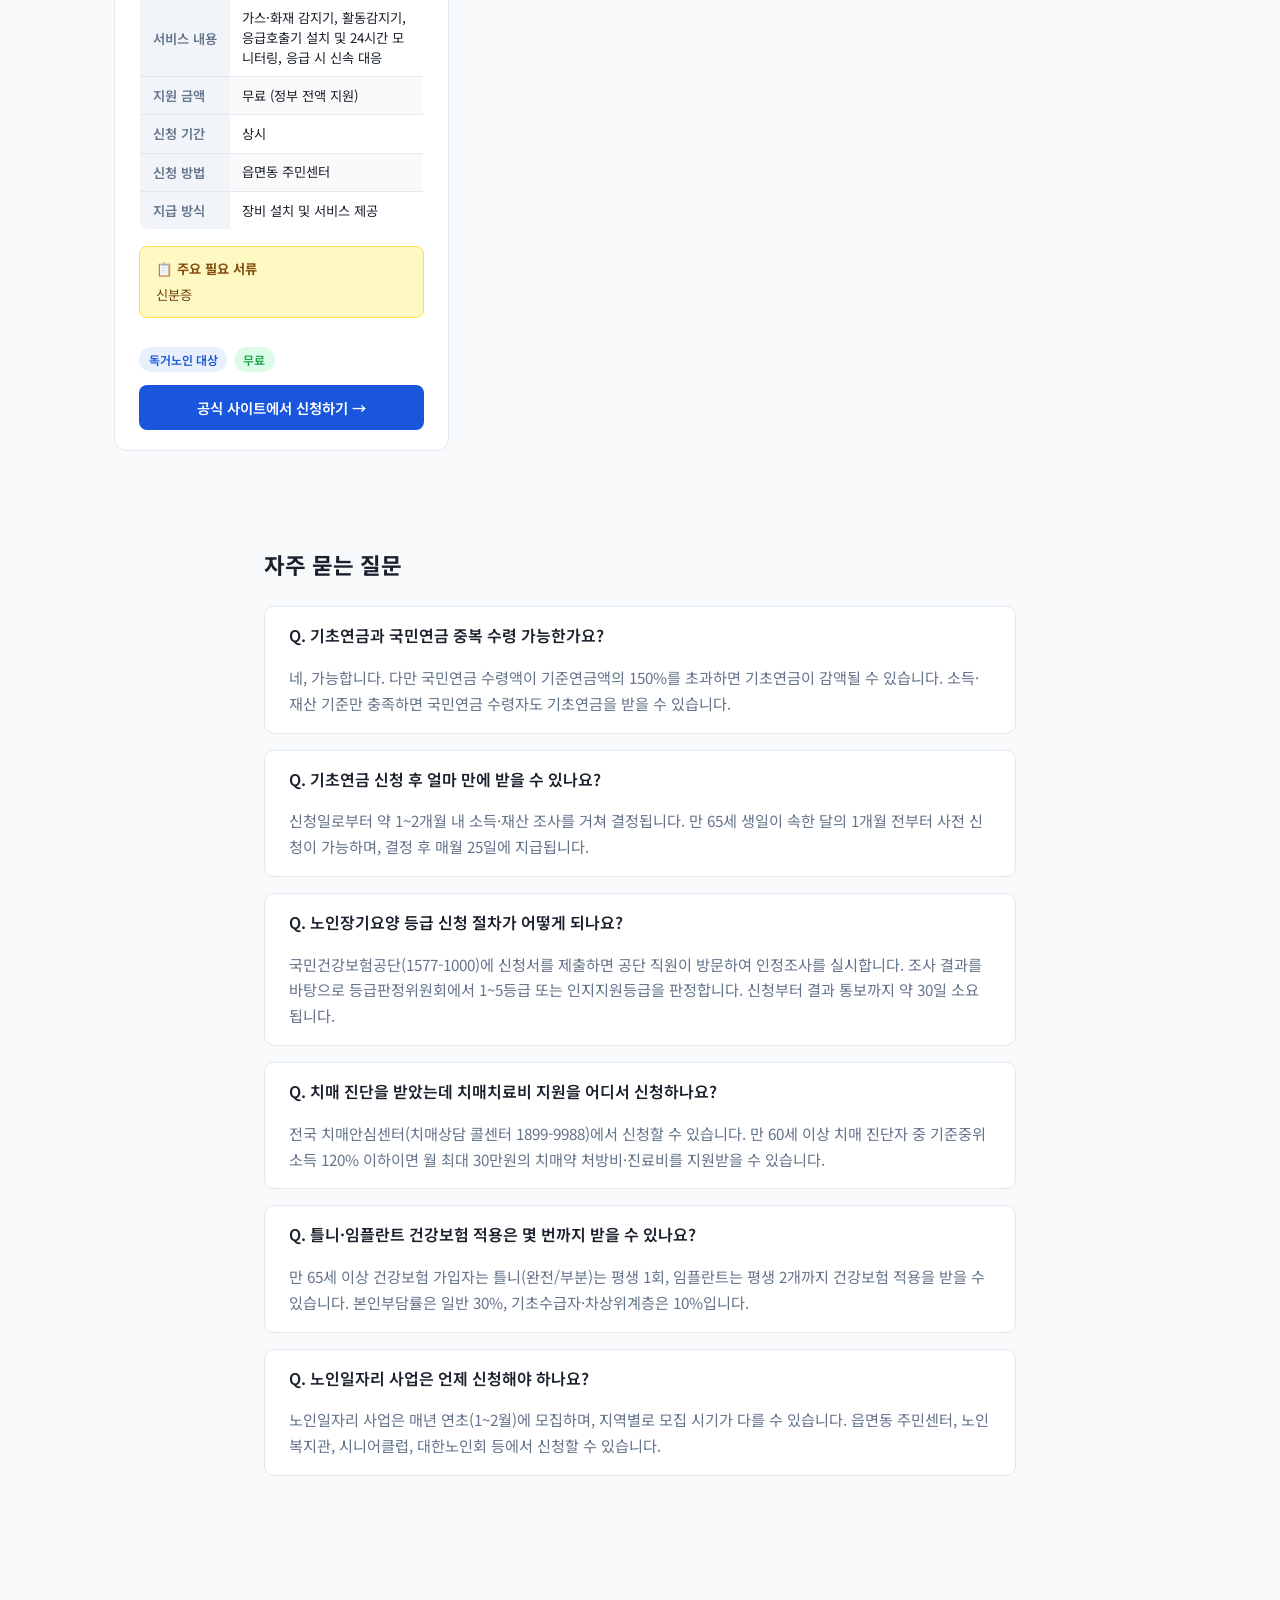
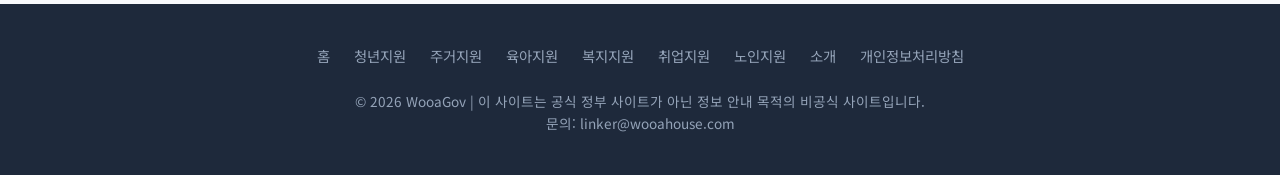
<file: elderly.html>
﻿<!DOCTYPE html>
<html lang="ko">
<head>
<meta charset="UTF-8">
<meta name="naver-site-verification" content="97f1bf2b89863c9335ed7400bf2bf22667f0dce0" />
<meta name="viewport" content="width=device-width, initial-scale=1.0">
<title>기초연금 신청 방법 — 2026년 노인 어르신 지원금 7가지 총정리 | WooaGov</title>
<meta name="description" content="2026년 기초연금(월 최대 334,810원), 노인장기요양보험, 노인일자리, 노인맞춤돌봄, 치매치료비, 틀니·임플란트, 응급안전알림 등 어르신 지원금 7가지 총정리.">
<meta name="keywords" content="기초연금, 노인장기요양, 노인일자리, 어르신지원금, 기초연금신청, 노인복지, 치매치료비, 노인돌봄, 틀니임플란트, 독거노인">
<link rel="canonical" href="https://jiwon.wooahouse.com/elderly.html">
<meta property="og:title" content="기초연금 신청 방법 — 2026년 노인 어르신 지원금 7가지 총정리 | WooaGov">
<meta property="og:description" content="2026년 기초연금, 노인장기요양, 노인일자리, 치매치료비, 틀니·임플란트 등 어르신 지원금 7가지 안내.">
<meta property="og:type" content="website">
<meta property="og:url" content="https://jiwon.wooahouse.com/elderly.html">
<meta property="og:locale" content="ko_KR">
<link rel="stylesheet" href="css/style.css">
<link rel="preconnect" href="https://fonts.googleapis.com">
<link href="https://fonts.googleapis.com/css2?family=Noto+Sans+KR:wght@400;500;600;700;800&display=swap" rel="stylesheet">
<link rel="manifest" href="manifest.json">
<link rel="icon" href="icons/icon.svg" type="image/svg+xml">
<script type="application/ld+json">
{
  "@context": "https://schema.org",
  "@type": "WebApplication",
  "name": "노인 지원금 안내 — WooaGov",
  "url": "https://jiwon.wooahouse.com/elderly.html",
  "description": "2026년 기초연금, 노인장기요양보험, 노인일자리, 노인맞춤돌봄, 치매치료비, 틀니·임플란트, 응급안전알림 안내.",
  "applicationCategory": "GovernmentService",
  "operatingSystem": "Web"
}
</script>
<script type="application/ld+json">
{
  "@context": "https://schema.org",
  "@type": "FAQPage",
  "mainEntity": [
    {"@type": "Question","name": "기초연금과 국민연금 중복 수령 가능한가요?","acceptedAnswer": {"@type": "Answer","text": "네, 가능합니다. 다만 국민연금 수령액이 기준연금액의 150%를 초과하면 기초연금이 감액될 수 있습니다. 소득·재산 기준만 충족하면 국민연금 수령자도 기초연금을 받을 수 있습니다."}},
    {"@type": "Question","name": "기초연금 신청 후 얼마 만에 받을 수 있나요?","acceptedAnswer": {"@type": "Answer","text": "신청일로부터 약 1~2개월 내 소득·재산 조사를 거쳐 결정됩니다. 만 65세 생일이 속한 달의 1개월 전부터 사전 신청이 가능하며, 결정 후 매월 25일에 지급됩니다."}},
    {"@type": "Question","name": "노인장기요양 등급 신청 절차가 어떻게 되나요?","acceptedAnswer": {"@type": "Answer","text": "국민건강보험공단(1577-1000)에 신청서를 제출하면 공단 직원이 방문하여 인정조사를 실시합니다. 조사 결과를 바탕으로 등급판정위원회에서 1~5등급 또는 인지지원등급을 판정합니다. 신청부터 결과 통보까지 약 30일 소요됩니다."}},
    {"@type": "Question","name": "치매 진단을 받았는데 치매치료비 지원을 어디서 신청하나요?","acceptedAnswer": {"@type": "Answer","text": "전국 치매안심센터(치매상담 콜센터 1899-9988)에서 신청할 수 있습니다. 만 60세 이상 치매 진단자 중 기준중위소득 120% 이하이면 월 최대 30만원의 치매약 처방비·진료비를 지원받을 수 있습니다."}},
    {"@type": "Question","name": "틀니·임플란트 건강보험 적용은 몇 번까지 받을 수 있나요?","acceptedAnswer": {"@type": "Answer","text": "만 65세 이상 건강보험 가입자는 틀니(완전/부분)는 평생 1회, 임플란트는 평생 2개까지 건강보험 적용을 받을 수 있습니다. 본인부담률은 일반 30%, 기초수급자·차상위계층은 10%입니다."}},
    {"@type": "Question","name": "노인일자리 사업은 언제 신청해야 하나요?","acceptedAnswer": {"@type": "Answer","text": "노인일자리 사업은 매년 연초(1~2월)에 모집하며, 지역별로 모집 시기가 다를 수 있습니다. 읍면동 주민센터, 노인복지관, 시니어클럽, 대한노인회 등에서 신청할 수 있습니다."}}
  ]
}
</script>
<script type="application/ld+json">
{
  "@context": "https://schema.org",
  "@type": "BreadcrumbList",
  "itemListElement": [
    {"@type": "ListItem","position": 1,"name": "홈","item": "https://jiwon.wooahouse.com/"},
    {"@type": "ListItem","position": 2,"name": "노인 지원","item": "https://jiwon.wooahouse.com/elderly.html"}
  ]
}
</script>
</head>
<body>
<header>
  <div class="header-inner">
    <a href="/" class="logo">WooaGov</a>
    <nav>
      <a href="youth.html">청년</a>
      <a href="housing.html">주거</a>
      <a href="childcare.html">육아</a>
      <a href="welfare.html">복지</a>
      <a href="employment.html">취업</a>
      <a href="elderly.html">노인</a>
      <a href="about.html">소개</a>
    </nav>
  </div>
</header>

<div class="our-sites-bar">
  <span class="our-sites-label">WooaHouse Services</span>
  <div class="our-sites-links">
    <a href="https://wooahouse.com/" target="_blank" rel="noopener">🔗 WooaHouse</a>
    <a href="https://pdfkit.wooahouse.com/" target="_blank" rel="noopener">📄 WooaPDF</a>
    <a href="https://imagekit.wooahouse.com/" target="_blank" rel="noopener">🖼️ WooaImage</a>
    <a href="https://colorkit.wooahouse.com/" target="_blank" rel="noopener">🎨 WooaColor</a>
    <a href="https://textkit.wooahouse.com/" target="_blank" rel="noopener">✏️ WooaText</a>
    <a href="https://qrkit.wooahouse.com/" target="_blank" rel="noopener">📱 WooaQR</a>
    <a href="https://calckit.wooahouse.com/" target="_blank" rel="noopener">🧮 WooaCalc</a>
    <a href="https://chromekit.wooahouse.com/" target="_blank" rel="noopener">🧩 WooaChrome</a>
    <a href="https://fontkit.wooahouse.com/" target="_blank" rel="noopener">🔤 WooaFont</a>
    <a href="https://mactools.wooahouse.com/" target="_blank" rel="noopener">🍎 WooaMac</a>
    <a href="https://pctools.wooahouse.com/" target="_blank" rel="noopener">🖥️ WooaPC</a>
    <a href="https://vskit.wooahouse.com/" target="_blank" rel="noopener">💻 WooaVS</a>
  </div>
</div>

<div class="breadcrumb"><a href="/">홈</a><span>›</span> 노인 지원</div>

<div class="section">
  <h1 class="section-title">👴 노인·어르신 지원금 안내</h1>
  <p class="section-subtitle">기초연금, 노인장기요양보험, 노인일자리, 돌봄서비스, 치매치료비, 틀니·임플란트 등 어르신을 위한 정부 지원 정책 7가지</p>

  <div class="notice-box">
    <strong>⚠️ 중요 안내</strong>
    이 사이트는 정부지원금 정보를 안내하는 비공식 정보 안내 사이트입니다. 실제 신청은 반드시 각 사업의 공식 정부 홈페이지에서 진행해 주세요. 지원 조건 및 금액은 변경될 수 있으니 공식 안내를 확인하세요.
  </div>

  <h2 class="sub-section-title">📋 노인 지원금 한눈에 비교</h2>
  <div style="overflow-x:auto;">
  <table class="compare-table">
    <thead><tr><th>지원금명</th><th>나이 조건</th><th>소득 기준</th><th>지원 금액</th><th>신청처</th></tr></thead>
    <tbody>
      <tr><td>기초연금</td><td>만 65세↑</td><td>하위 70%</td><td class="highlight">월 최대 334,810원</td><td>주민센터·복지로</td></tr>
      <tr><td>노인장기요양</td><td>만 65세↑</td><td>없음</td><td class="highlight">등급별 서비스</td><td>국민건강보험공단</td></tr>
      <tr><td>노인일자리</td><td>만 60세↑</td><td>일부 있음</td><td class="highlight">월 29~71만원</td><td>주민센터·복지관</td></tr>
      <tr><td>노인맞춤돌봄</td><td>만 65세↑</td><td>우선순위</td><td class="highlight">무료 서비스</td><td>주민센터</td></tr>
      <tr><td>치매치료비</td><td>만 60세↑</td><td>중위소득 120%↓</td><td class="highlight">월 최대 30만원</td><td>치매안심센터</td></tr>
      <tr><td>틀니·임플란트</td><td>만 65세↑</td><td>없음</td><td class="highlight">본인부담 30%</td><td>치과병원</td></tr>
      <tr><td>응급안전알림</td><td>만 65세↑</td><td>독거 조건</td><td class="highlight">무료 설치</td><td>주민센터</td></tr>
    </tbody>
  </table>
  </div>

  <div class="support-grid">

    <!-- 1. 기초연금 -->
    <div class="support-card">
      <div class="support-card-header">
        <span style="font-size:1.8rem">💰</span>
        <div class="support-card-header-info">
          <h3>기초연금</h3>
          <p class="card-summary">만 65세 이상 소득 하위 70% 어르신에게 매월 연금 지급</p>
        </div>
        <div class="amount-badge">월 최대 334,810원</div>
      </div>
      <div class="support-card-body">
        <div class="recommend-box">
          <strong>✅ 이런 분께 추천</strong>
          <ul>
            <li>만 65세 이상 소득·재산이 많지 않은 어르신</li>
            <li>국민연금 수령액이 적거나 없는 분</li>
            <li>무연금자로 노후 소득이 부족한 분</li>
          </ul>
        </div>
        <table class="eligibility-table">
          <tr><th>나이 조건</th><td>만 65세 이상</td></tr>
          <tr><th>소득 기준</th><td>소득인정액 하위 70% (2026년 단독가구 213만원 이하, 부부가구 340.8만원 이하)</td></tr>
          <tr><th>지원 금액</th><td>단독 최대 월 334,810원 / 부부 수급 시 각 267,850원 (80%)</td></tr>
          <tr><th>신청 기간</th><td>만 65세 생일 1개월 전부터 상시</td></tr>
          <tr><th>신청 방법</th><td>읍면동 주민센터, 복지로(bokjiro.go.kr), 국민연금공단 지사</td></tr>
          <tr><th>지급 방식</th><td>매월 25일 본인 계좌 현금 입금</td></tr>
        </table>
        <div class="docs-box">
          <strong>📋 주요 필요 서류</strong>
          <span>신분증, 금융정보 제공동의서, 통장 사본, 임대차 계약서(해당자)</span>
        </div>
        <div class="card-tags">
          <span class="tag">소득 기준 있음</span>
          <span class="tag green">온라인 신청 가능</span>
        </div>
        <a href="https://basicpension.mohw.go.kr" target="_blank" rel="noopener" class="apply-btn">공식 사이트에서 신청하기 →</a>
      </div>
    </div>

    <!-- 2. 노인장기요양보험 -->
    <div class="support-card">
      <div class="support-card-header">
        <span style="font-size:1.8rem">🏥</span>
        <div class="support-card-header-info">
          <h3>노인장기요양보험</h3>
          <p class="card-summary">거동 불편한 어르신에게 요양·돌봄 서비스 제공</p>
        </div>
        <div class="amount-badge">등급별 서비스</div>
      </div>
      <div class="support-card-body">
        <div class="recommend-box">
          <strong>✅ 이런 분께 추천</strong>
          <ul>
            <li>거동이 불편한 어르신</li>
            <li>치매·중풍으로 돌봄이 필요한 분</li>
            <li>요양원 입소를 고려 중인 분</li>
          </ul>
        </div>
        <table class="eligibility-table">
          <tr><th>나이 조건</th><td>만 65세 이상 또는 노인성질환자(치매·뇌혈관질환·파킨슨병 등)</td></tr>
          <tr><th>소득 기준</th><td>없음 (6개월 이상 혼자 생활이 어려운 자)</td></tr>
          <tr><th>등급 구분</th><td>1~5등급 + 인지지원등급 (총 6단계, 등급판정위원회 결정)</td></tr>
          <tr><th>본인부담</th><td>시설 급여 20%, 재가 급여 15%, 기초수급자 무료</td></tr>
          <tr><th>서비스 내용</th><td>방문요양, 방문목욕, 방문간호, 주야간보호, 단기보호, 복지용구 지원</td></tr>
          <tr><th>신청 방법</th><td>국민건강보험공단 (1577-1000)</td></tr>
          <tr><th>지급 방식</th><td>서비스 현물 제공</td></tr>
        </table>
        <div class="docs-box">
          <strong>📋 주요 필요 서류</strong>
          <span>신분증, 장기요양인정신청서 (공단 비치)</span>
        </div>
        <div class="card-tags">
          <span class="tag">등급 판정 필요</span>
          <span class="tag green">소득 기준 없음</span>
        </div>
        <a href="https://www.longtermcare.or.kr" target="_blank" rel="noopener" class="apply-btn">공식 사이트에서 신청하기 →</a>
      </div>
    </div>

    <!-- 3. 노인일자리·사회활동 지원 -->
    <div class="support-card">
      <div class="support-card-header">
        <span style="font-size:1.8rem">👷</span>
        <div class="support-card-header-info">
          <h3>노인일자리·사회활동 지원</h3>
          <p class="card-summary">어르신에게 사회활동 참여와 활동비를 지원</p>
        </div>
        <div class="amount-badge">월 29~71만원</div>
      </div>
      <div class="support-card-body">
        <div class="recommend-box">
          <strong>✅ 이런 분께 추천</strong>
          <ul>
            <li>은퇴 후 사회활동을 원하는 어르신</li>
            <li>소일거리와 용돈이 필요한 분</li>
            <li>건강한 만 60세 이상</li>
          </ul>
        </div>
        <table class="eligibility-table">
          <tr><th>나이 조건</th><td>만 60세 이상 (유형별 상이)</td></tr>
          <tr><th>소득 기준</th><td>공익활동형: 만 65세↑ 기초수급자 우선 / 사회서비스형·시장형: 제한 없음</td></tr>
          <tr><th>지원 금액</th><td>공익활동형 월 29만원 / 사회서비스형 월 71.4만원 / 시장형 성과에 따라</td></tr>
          <tr><th>활동 시간</th><td>공익활동 월 30시간, 사회서비스형 월 60시간</td></tr>
          <tr><th>신청 기간</th><td>연초 모집 (지역별 상이, 1~2월)</td></tr>
          <tr><th>신청 방법</th><td>읍면동 주민센터, 노인복지관, 시니어클럽</td></tr>
          <tr><th>지급 방식</th><td>활동비 현금 지급</td></tr>
        </table>
        <div class="docs-box">
          <strong>📋 주요 필요 서류</strong>
          <span>신청서, 신분증, 통장 사본</span>
        </div>
        <div class="card-tags">
          <span class="tag">만 60세 이상</span>
          <span class="tag green">활동비 지급</span>
        </div>
        <a href="https://www.seniorro.or.kr" target="_blank" rel="noopener" class="apply-btn">공식 사이트에서 신청하기 →</a>
      </div>
    </div>

    <!-- 4. 노인맞춤돌봄서비스 -->
    <div class="support-card">
      <div class="support-card-header">
        <span style="font-size:1.8rem">🤝</span>
        <div class="support-card-header-info">
          <h3>노인맞춤돌봄서비스</h3>
          <p class="card-summary">독거·고령부부 어르신에게 맞춤형 돌봄 무료 제공</p>
        </div>
        <div class="amount-badge">무료 서비스</div>
      </div>
      <div class="support-card-body">
        <div class="recommend-box">
          <strong>✅ 이런 분께 추천</strong>
          <ul>
            <li>혼자 사는 어르신</li>
            <li>가족 돌봄이 어려운 고령부부</li>
            <li>사회적 고립 위험이 있는 분</li>
          </ul>
        </div>
        <table class="eligibility-table">
          <tr><th>나이 조건</th><td>만 65세 이상</td></tr>
          <tr><th>소득 기준</th><td>기초생활수급자, 차상위, 기초연금 수급자 우선</td></tr>
          <tr><th>서비스 내용</th><td>안전확인, 사회참여, 생활교육, 일상생활 지원, 연계서비스</td></tr>
          <tr><th>지원 금액</th><td>무료 (정부 전액 지원)</td></tr>
          <tr><th>신청 기간</th><td>상시</td></tr>
          <tr><th>신청 방법</th><td>읍면동 주민센터, 노인복지관</td></tr>
          <tr><th>지급 방식</th><td>서비스 현물 제공</td></tr>
        </table>
        <div class="docs-box">
          <strong>📋 주요 필요 서류</strong>
          <span>신분증, 건강보험료 납부확인서</span>
        </div>
        <div class="card-tags">
          <span class="tag">독거·고령부부 우선</span>
          <span class="tag green">무료</span>
        </div>
        <a href="https://www.bokjiro.go.kr" target="_blank" rel="noopener" class="apply-btn">공식 사이트에서 신청하기 →</a>
      </div>
    </div>

    <!-- 5. 치매치료관리비 지원 -->
    <div class="support-card">
      <div class="support-card-header">
        <span style="font-size:1.8rem">🧠</span>
        <div class="support-card-header-info">
          <h3>치매치료관리비 지원</h3>
          <p class="card-summary">치매 진단 어르신의 치료약값·진료비 지원</p>
        </div>
        <div class="amount-badge">월 최대 30만원</div>
      </div>
      <div class="support-card-body">
        <div class="recommend-box">
          <strong>✅ 이런 분께 추천</strong>
          <ul>
            <li>치매 진단 후 약값이 부담되는 어르신</li>
            <li>소득이 중위소득 120% 이하인 치매 환자 가족</li>
            <li>만 60세 이상 치매 진단을 받은 분</li>
          </ul>
        </div>
        <table class="eligibility-table">
          <tr><th>나이 조건</th><td>만 60세 이상 치매 진단자</td></tr>
          <tr><th>소득 기준</th><td>전국가구 기준중위소득 120% 이하</td></tr>
          <tr><th>지원 금액</th><td>월 최대 30만원 (치매약 처방비, 진료비)</td></tr>
          <tr><th>신청 기간</th><td>상시</td></tr>
          <tr><th>신청 방법</th><td>전국 치매안심센터 (치매상담 콜센터 1899-9988)</td></tr>
          <tr><th>지급 방식</th><td>현금 지급 (실비 정산)</td></tr>
        </table>
        <div class="docs-box">
          <strong>📋 주요 필요 서류</strong>
          <span>신분증, 진단서 또는 소견서, 처방전, 영수증, 통장 사본</span>
        </div>
        <div class="card-tags">
          <span class="tag">소득 기준 있음</span>
          <span class="tag green">치매안심센터 신청</span>
        </div>
        <a href="https://www.nid.or.kr" target="_blank" rel="noopener" class="apply-btn">공식 사이트에서 신청하기 →</a>
      </div>
    </div>

    <!-- 6. 노인 틀니·임플란트 건강보험 지원 -->
    <div class="support-card">
      <div class="support-card-header">
        <span style="font-size:1.8rem">🦷</span>
        <div class="support-card-header-info">
          <h3>노인 틀니·임플란트 건강보험 지원</h3>
          <p class="card-summary">만 65세 이상 틀니·임플란트 건강보험 적용</p>
        </div>
        <div class="amount-badge">본인부담 30%</div>
      </div>
      <div class="support-card-body">
        <div class="recommend-box">
          <strong>✅ 이런 분께 추천</strong>
          <ul>
            <li>틀니나 임플란트가 필요한 만 65세 이상 어르신</li>
            <li>치과 비용 부담이 큰 분</li>
            <li>기초수급자·차상위계층 어르신 (본인부담 10%)</li>
          </ul>
        </div>
        <table class="eligibility-table">
          <tr><th>나이 조건</th><td>만 65세 이상 건강보험 가입자</td></tr>
          <tr><th>소득 기준</th><td>없음 (건강보험 가입자 전체)</td></tr>
          <tr><th>지원 내용</th><td>완전/부분틀니 본인부담 30% (평생 1회) / 임플란트 본인부담 30% (2개 한도)</td></tr>
          <tr><th>기초수급자·차상위</th><td>본인부담 10%</td></tr>
          <tr><th>신청 기간</th><td>상시</td></tr>
          <tr><th>신청 방법</th><td>치과병원 방문 (건강보험 자동 적용)</td></tr>
          <tr><th>지급 방식</th><td>건강보험 적용 (별도 신청 불필요)</td></tr>
        </table>
        <div class="docs-box">
          <strong>📋 주요 필요 서류</strong>
          <span>신분증, 건강보험증 (치과 방문 시 자동 확인)</span>
        </div>
        <div class="card-tags">
          <span class="tag">소득 기준 없음</span>
          <span class="tag green">건강보험 자동 적용</span>
        </div>
        <a href="https://www.nhis.or.kr" target="_blank" rel="noopener" class="apply-btn">공식 사이트에서 확인하기 →</a>
      </div>
    </div>

    <!-- 7. 독거노인 응급안전알림서비스 -->
    <div class="support-card">
      <div class="support-card-header">
        <span style="font-size:1.8rem">🚨</span>
        <div class="support-card-header-info">
          <h3>독거노인 응급안전알림서비스</h3>
          <p class="card-summary">독거 어르신 가정에 응급장비 설치 및 24시간 모니터링</p>
        </div>
        <div class="amount-badge">무료 설치</div>
      </div>
      <div class="support-card-body">
        <div class="recommend-box">
          <strong>✅ 이런 분께 추천</strong>
          <ul>
            <li>혼자 사는 어르신</li>
            <li>낙상이나 응급 상황이 걱정되는 가족</li>
            <li>거동이 불편한 독거 노인</li>
          </ul>
        </div>
        <table class="eligibility-table">
          <tr><th>나이 조건</th><td>만 65세 이상 독거노인, 만 65세 이상 장애인 독거가구</td></tr>
          <tr><th>소득 기준</th><td>독거 조건 충족 시 (소득 무관)</td></tr>
          <tr><th>서비스 내용</th><td>가스·화재 감지기, 활동감지기, 응급호출기 설치 및 24시간 모니터링, 응급 시 신속 대응</td></tr>
          <tr><th>지원 금액</th><td>무료 (정부 전액 지원)</td></tr>
          <tr><th>신청 기간</th><td>상시</td></tr>
          <tr><th>신청 방법</th><td>읍면동 주민센터</td></tr>
          <tr><th>지급 방식</th><td>장비 설치 및 서비스 제공</td></tr>
        </table>
        <div class="docs-box">
          <strong>📋 주요 필요 서류</strong>
          <span>신분증</span>
        </div>
        <div class="card-tags">
          <span class="tag">독거노인 대상</span>
          <span class="tag green">무료</span>
        </div>
        <a href="https://www.bokjiro.go.kr" target="_blank" rel="noopener" class="apply-btn">공식 사이트에서 신청하기 →</a>
      </div>
    </div>

  </div>
</div>

<div class="faq-section">
  <h2>자주 묻는 질문</h2>
  <div class="faq-item">
    <div class="faq-question">Q. 기초연금과 국민연금 중복 수령 가능한가요?</div>
    <div class="faq-answer">네, 가능합니다. 다만 국민연금 수령액이 기준연금액의 150%를 초과하면 기초연금이 감액될 수 있습니다. 소득·재산 기준만 충족하면 국민연금 수령자도 기초연금을 받을 수 있습니다.</div>
  </div>
  <div class="faq-item">
    <div class="faq-question">Q. 기초연금 신청 후 얼마 만에 받을 수 있나요?</div>
    <div class="faq-answer">신청일로부터 약 1~2개월 내 소득·재산 조사를 거쳐 결정됩니다. 만 65세 생일이 속한 달의 1개월 전부터 사전 신청이 가능하며, 결정 후 매월 25일에 지급됩니다.</div>
  </div>
  <div class="faq-item">
    <div class="faq-question">Q. 노인장기요양 등급 신청 절차가 어떻게 되나요?</div>
    <div class="faq-answer">국민건강보험공단(1577-1000)에 신청서를 제출하면 공단 직원이 방문하여 인정조사를 실시합니다. 조사 결과를 바탕으로 등급판정위원회에서 1~5등급 또는 인지지원등급을 판정합니다. 신청부터 결과 통보까지 약 30일 소요됩니다.</div>
  </div>
  <div class="faq-item">
    <div class="faq-question">Q. 치매 진단을 받았는데 치매치료비 지원을 어디서 신청하나요?</div>
    <div class="faq-answer">전국 치매안심센터(치매상담 콜센터 1899-9988)에서 신청할 수 있습니다. 만 60세 이상 치매 진단자 중 기준중위소득 120% 이하이면 월 최대 30만원의 치매약 처방비·진료비를 지원받을 수 있습니다.</div>
  </div>
  <div class="faq-item">
    <div class="faq-question">Q. 틀니·임플란트 건강보험 적용은 몇 번까지 받을 수 있나요?</div>
    <div class="faq-answer">만 65세 이상 건강보험 가입자는 틀니(완전/부분)는 평생 1회, 임플란트는 평생 2개까지 건강보험 적용을 받을 수 있습니다. 본인부담률은 일반 30%, 기초수급자·차상위계층은 10%입니다.</div>
  </div>
  <div class="faq-item">
    <div class="faq-question">Q. 노인일자리 사업은 언제 신청해야 하나요?</div>
    <div class="faq-answer">노인일자리 사업은 매년 연초(1~2월)에 모집하며, 지역별로 모집 시기가 다를 수 있습니다. 읍면동 주민센터, 노인복지관, 시니어클럽, 대한노인회 등에서 신청할 수 있습니다.</div>
  </div>
</div>

<footer>
  <div class="footer-links">
    <a href="/">홈</a>
    <a href="youth.html">청년지원</a>
    <a href="housing.html">주거지원</a>
    <a href="childcare.html">육아지원</a>
    <a href="welfare.html">복지지원</a>
    <a href="employment.html">취업지원</a>
    <a href="elderly.html">노인지원</a>
    <a href="about.html">소개</a>
    <a href="privacy.html">개인정보처리방침</a>
  </div>
  <p class="footer-copy">&copy; 2026 WooaGov | 이 사이트는 공식 정부 사이트가 아닌 정보 안내 목적의 비공식 사이트입니다.<br>
  문의: <a href="mailto:linker@wooahouse.com">linker@wooahouse.com</a></p>
</footer>
<script src="js/pwa-install.js"></script>
</body>
</html>
</file>
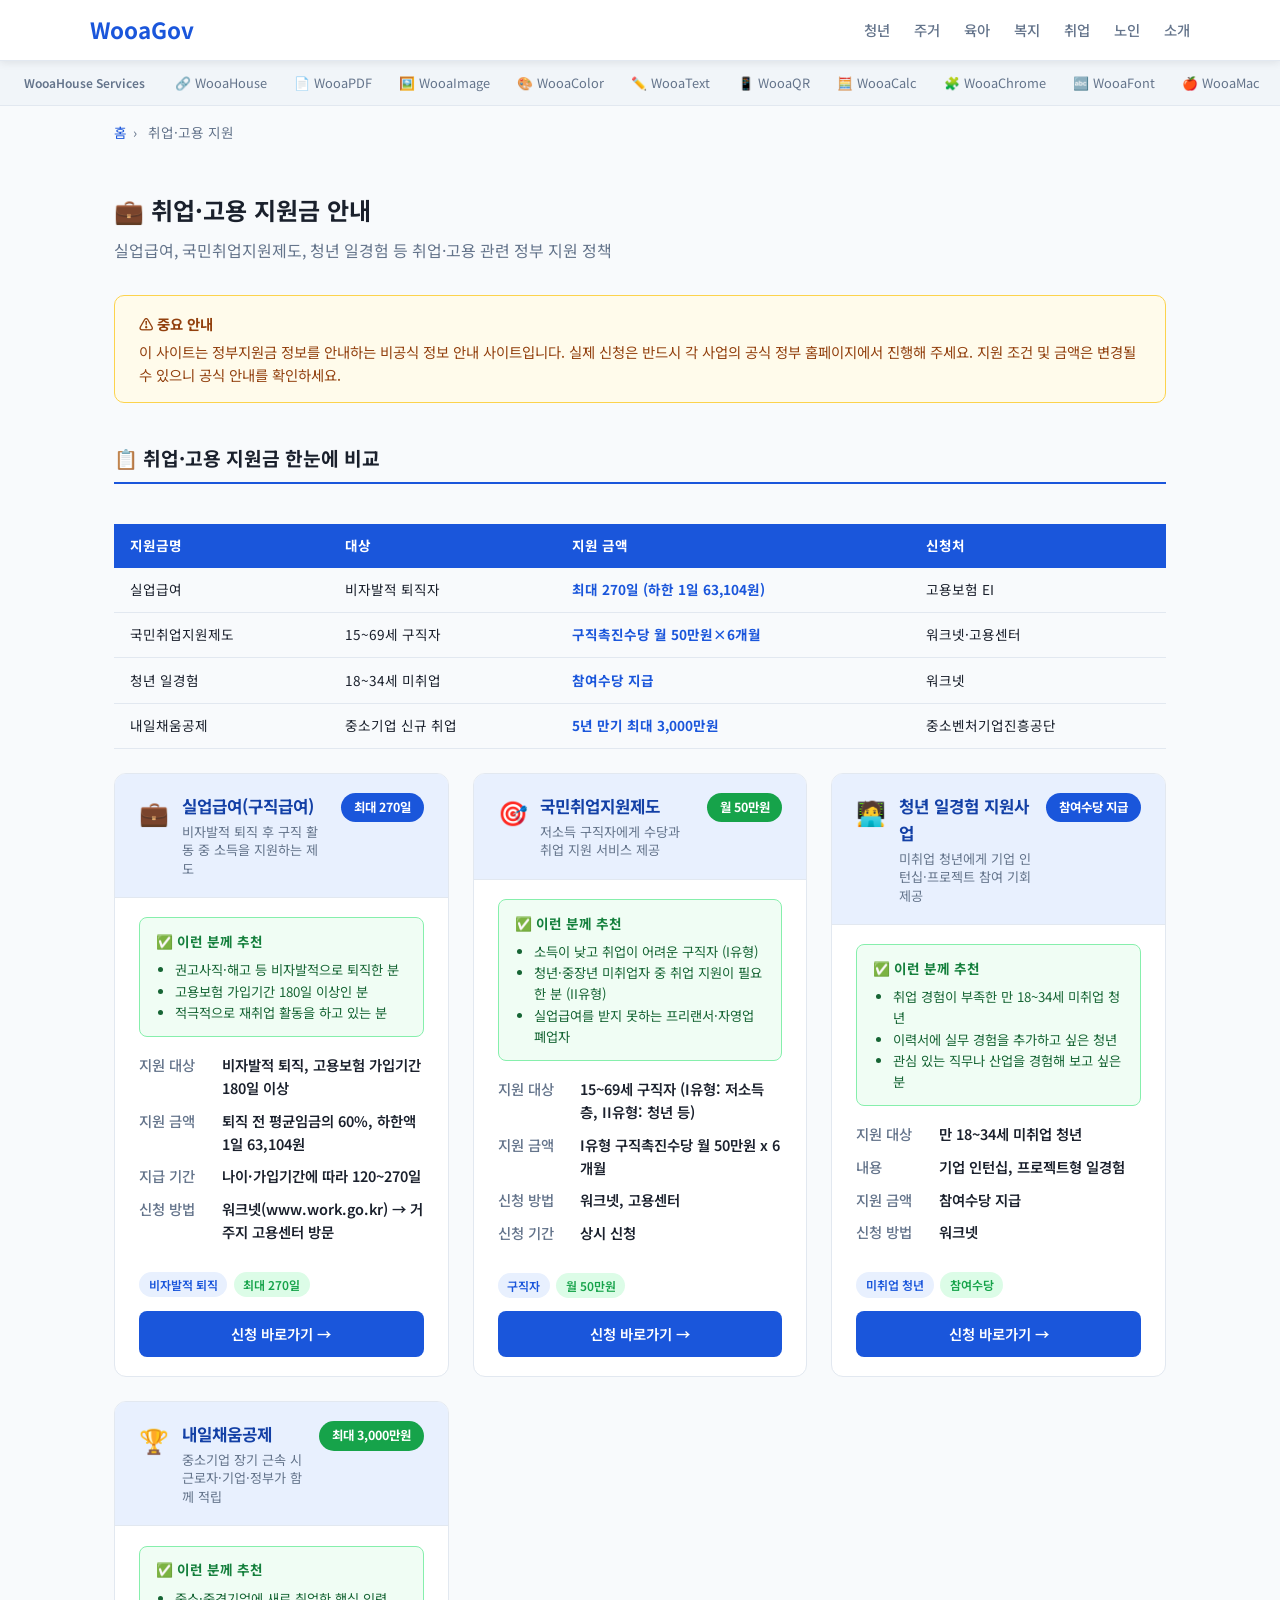
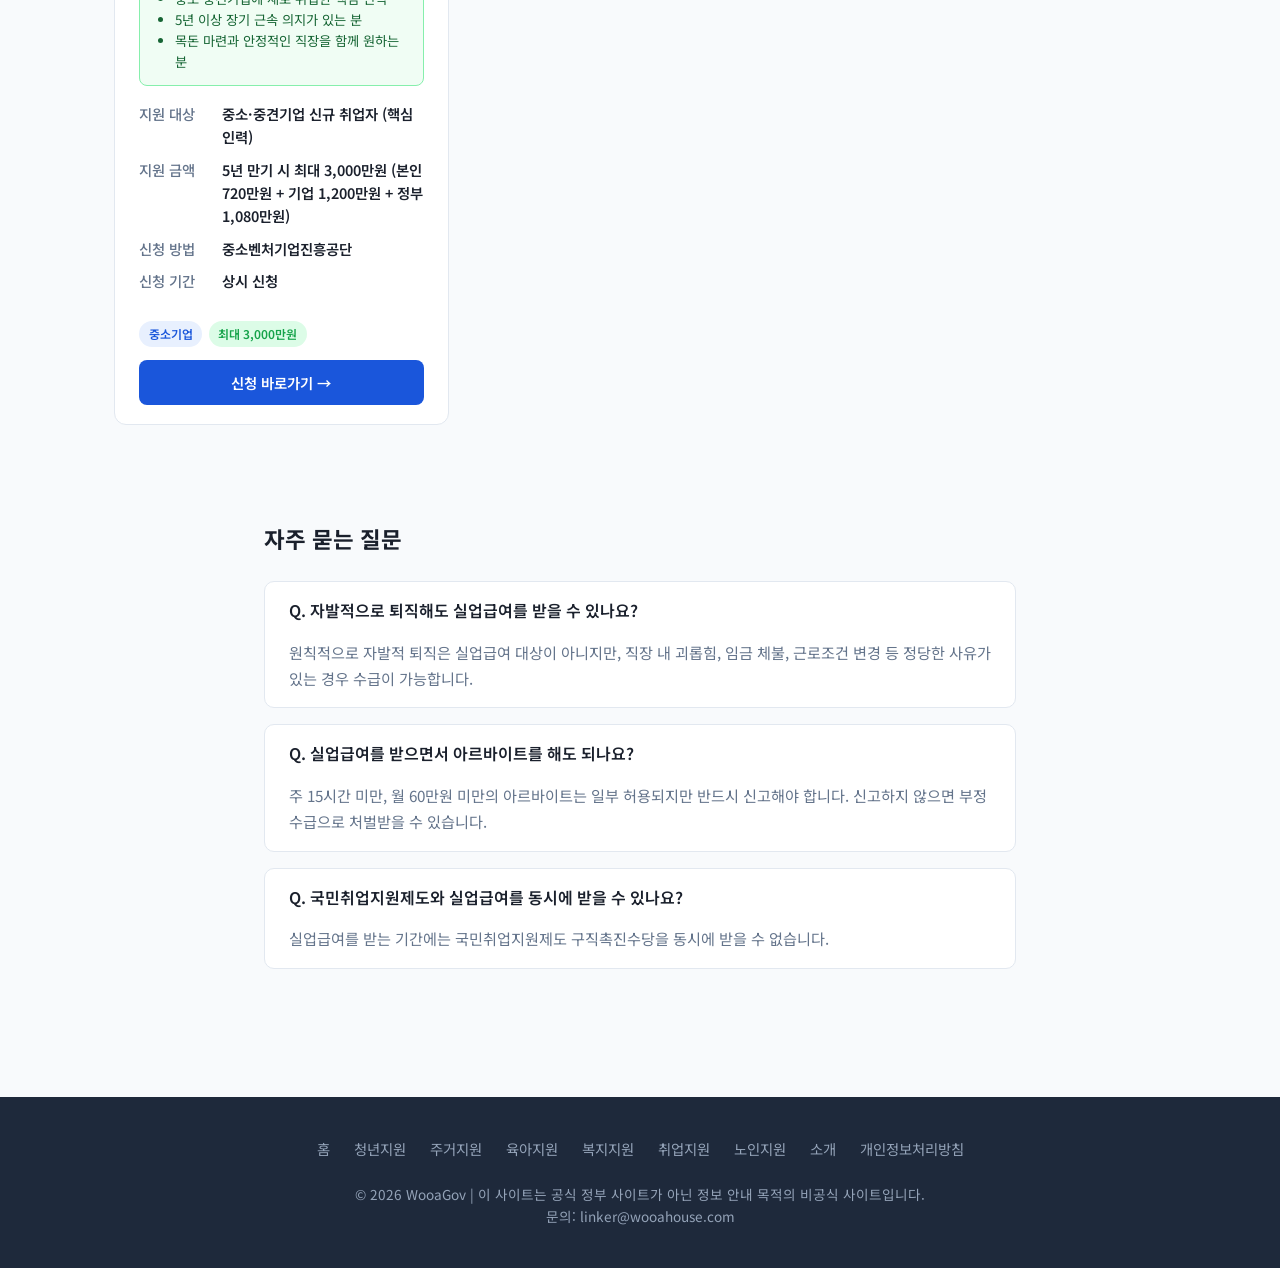
<file: employment.html>
﻿<!DOCTYPE html>
<html lang="ko">
<head>
<meta charset="UTF-8">
<meta name="naver-site-verification" content="97f1bf2b89863c9335ed7400bf2bf22667f0dce0" />
<meta name="viewport" content="width=device-width, initial-scale=1.0">
<title>실업급여 신청 방법 — 2026년 취업 고용 지원금 총정리 | WooaGov</title>
<meta name="description" content="2026년 실업급여·국민취업지원제도 신청 방법. 실업급여 지급액 계산, 신청 방법, 국민취업지원제도 구직촉진수당(월 50만원) 자격과 신청 안내.">
<meta name="keywords" content="실업급여, 구직급여, 국민취업지원제도, 구직촉진수당, 취업성공패키지, 고용지원">
<link rel="canonical" href="https://jiwon.wooahouse.com/employment.html">
<meta property="og:title" content="실업급여 신청 방법 — 2026년 취업 고용 지원금 총정리 | WooaGov">
<meta property="og:description" content="2026년 실업급여·국민취업지원제도 신청 방법과 자격 안내.">
<meta property="og:type" content="website">
<meta property="og:url" content="https://jiwon.wooahouse.com/employment.html">
<meta property="og:locale" content="ko_KR">
<link rel="stylesheet" href="css/style.css">
<link rel="preconnect" href="https://fonts.googleapis.com">
<link href="https://fonts.googleapis.com/css2?family=Noto+Sans+KR:wght@400;500;600;700;800&display=swap" rel="stylesheet">
<link rel="manifest" href="manifest.json">
<link rel="icon" href="icons/icon.svg" type="image/svg+xml">
<script type="application/ld+json">
{
  "@context": "https://schema.org",
  "@type": "WebApplication",
  "name": "취업·고용 지원 안내 — WooaGov",
  "url": "https://jiwon.wooahouse.com/employment.html",
  "description": "2026년 실업급여, 국민취업지원제도, 청년 일경험, 내일채움공제 안내.",
  "applicationCategory": "GovernmentService",
  "operatingSystem": "Web"
}
</script>
<script type="application/ld+json">
{
  "@context": "https://schema.org",
  "@type": "FAQPage",
  "mainEntity": [
    {"@type": "Question","name": "자발적으로 퇴직해도 실업급여를 받을 수 있나요?","acceptedAnswer": {"@type": "Answer","text": "원칙적으로 자발적 퇴직은 실업급여 대상이 아니지만, 직장 내 괴롭힘, 임금 체불, 근로조건 변경 등 정당한 사유가 있는 경우 수급이 가능합니다."}},
    {"@type": "Question","name": "실업급여를 받으면서 아르바이트를 해도 되나요?","acceptedAnswer": {"@type": "Answer","text": "주 15시간 미만, 월 60만원 미만의 아르바이트는 일부 허용되지만 반드시 신고해야 합니다. 신고하지 않으면 부정수급으로 처벌받을 수 있습니다."}},
    {"@type": "Question","name": "국민취업지원제도와 실업급여를 동시에 받을 수 있나요?","acceptedAnswer": {"@type": "Answer","text": "실업급여를 받는 기간에는 국민취업지원제도 구직촉진수당을 동시에 받을 수 없습니다."}}
  ]
}
</script>
<script type="application/ld+json">
{
  "@context": "https://schema.org",
  "@type": "BreadcrumbList",
  "itemListElement": [
    {"@type": "ListItem","position": 1,"name": "홈","item": "https://jiwon.wooahouse.com/"},
    {"@type": "ListItem","position": 2,"name": "취업·고용 지원","item": "https://jiwon.wooahouse.com/employment.html"}
  ]
}
</script>
</head>
<body>
<header>
  <div class="header-inner">
    <a href="/" class="logo">WooaGov</a>
    <nav>
      <a href="youth.html">청년</a>
      <a href="housing.html">주거</a>
      <a href="childcare.html">육아</a>
      <a href="welfare.html">복지</a>
      <a href="employment.html">취업</a>
      <a href="elderly.html">노인</a>
      <a href="about.html">소개</a>
    </nav>
  </div>
</header>

<div class="our-sites-bar">
  <span class="our-sites-label">WooaHouse Services</span>
  <div class="our-sites-links">
    <a href="https://wooahouse.com/" target="_blank" rel="noopener">🔗 WooaHouse</a>
    <a href="https://pdfkit.wooahouse.com/" target="_blank" rel="noopener">📄 WooaPDF</a>
    <a href="https://imagekit.wooahouse.com/" target="_blank" rel="noopener">🖼️ WooaImage</a>
    <a href="https://colorkit.wooahouse.com/" target="_blank" rel="noopener">🎨 WooaColor</a>
    <a href="https://textkit.wooahouse.com/" target="_blank" rel="noopener">✏️ WooaText</a>
    <a href="https://qrkit.wooahouse.com/" target="_blank" rel="noopener">📱 WooaQR</a>
    <a href="https://calckit.wooahouse.com/" target="_blank" rel="noopener">🧮 WooaCalc</a>
    <a href="https://chromekit.wooahouse.com/" target="_blank" rel="noopener">🧩 WooaChrome</a>
    <a href="https://fontkit.wooahouse.com/" target="_blank" rel="noopener">🔤 WooaFont</a>
    <a href="https://mactools.wooahouse.com/" target="_blank" rel="noopener">🍎 WooaMac</a>
    <a href="https://pctools.wooahouse.com/" target="_blank" rel="noopener">🖥️ WooaPC</a>
    <a href="https://vskit.wooahouse.com/" target="_blank" rel="noopener">💻 WooaVS</a>
  </div>
</div>

<div class="breadcrumb"><a href="/">홈</a><span>›</span> 취업·고용 지원</div>

<div class="section">
  <h1 class="section-title">💼 취업·고용 지원금 안내</h1>
  <p class="section-subtitle">실업급여, 국민취업지원제도, 청년 일경험 등 취업·고용 관련 정부 지원 정책</p>

  <div class="notice-box">
    <strong>⚠️ 중요 안내</strong>
    이 사이트는 정부지원금 정보를 안내하는 비공식 정보 안내 사이트입니다. 실제 신청은 반드시 각 사업의 공식 정부 홈페이지에서 진행해 주세요. 지원 조건 및 금액은 변경될 수 있으니 공식 안내를 확인하세요.
  </div>

  <h2 class="sub-section-title">📋 취업·고용 지원금 한눈에 비교</h2>
  <div style="overflow-x:auto;">
  <table class="compare-table">
    <thead><tr><th>지원금명</th><th>대상</th><th>지원 금액</th><th>신청처</th></tr></thead>
    <tbody>
      <tr><td>실업급여</td><td>비자발적 퇴직자</td><td class="highlight">최대 270일 (하한 1일 63,104원)</td><td>고용보험 EI</td></tr>
      <tr><td>국민취업지원제도</td><td>15~69세 구직자</td><td class="highlight">구직촉진수당 월 50만원×6개월</td><td>워크넷·고용센터</td></tr>
      <tr><td>청년 일경험</td><td>18~34세 미취업</td><td class="highlight">참여수당 지급</td><td>워크넷</td></tr>
      <tr><td>내일채움공제</td><td>중소기업 신규 취업</td><td class="highlight">5년 만기 최대 3,000만원</td><td>중소벤처기업진흥공단</td></tr>
    </tbody>
  </table>
  </div>

  <div class="support-grid">
    <div class="support-card">
      <div class="support-card-header">
        <span style="font-size:1.5rem">💼</span>
        <div class="support-card-header-info">
          <h3>실업급여(구직급여)</h3>
          <p class="card-summary">비자발적 퇴직 후 구직 활동 중 소득을 지원하는 제도</p>
        </div>
        <div class="amount-badge">최대 270일</div>
      </div>
      <div class="support-card-body">
        <div class="recommend-box">
          <strong>✅ 이런 분께 추천</strong>
          <ul>
            <li>권고사직·해고 등 비자발적으로 퇴직한 분</li>
            <li>고용보험 가입기간 180일 이상인 분</li>
            <li>적극적으로 재취업 활동을 하고 있는 분</li>
          </ul>
        </div>
                <div class="support-info">
          <div class="support-row"><span class="support-label">지원 대상</span><span class="support-value">비자발적 퇴직, 고용보험 가입기간 180일 이상</span></div>
          <div class="support-row"><span class="support-label">지원 금액</span><span class="support-value">퇴직 전 평균임금의 60%, 하한액 1일 63,104원</span></div>
          <div class="support-row"><span class="support-label">지급 기간</span><span class="support-value">나이·가입기간에 따라 120~270일</span></div>
          <div class="support-row"><span class="support-label">신청 방법</span><span class="support-value">워크넷(www.work.go.kr) → 거주지 고용센터 방문</span></div>
        </div>
        <div class="card-tags">
          <span class="tag">비자발적 퇴직</span>
          <span class="tag green">최대 270일</span>
        </div>
        <a href="https://www.ei.go.kr" target="_blank" rel="noopener" class="apply-btn">신청 바로가기 →</a>
      </div>
    </div>

    <div class="support-card">
      <div class="support-card-header">
        <span style="font-size:1.5rem">🎯</span>
        <div class="support-card-header-info">
          <h3>국민취업지원제도</h3>
          <p class="card-summary">저소득 구직자에게 수당과 취업 지원 서비스 제공</p>
        </div>
        <div class="amount-badge green">월 50만원</div>
      </div>
      <div class="support-card-body">
        <div class="recommend-box">
          <strong>✅ 이런 분께 추천</strong>
          <ul>
            <li>소득이 낮고 취업이 어려운 구직자 (I유형)</li>
            <li>청년·중장년 미취업자 중 취업 지원이 필요한 분 (II유형)</li>
            <li>실업급여를 받지 못하는 프리랜서·자영업 폐업자</li>
          </ul>
        </div>
                <div class="support-info">
          <div class="support-row"><span class="support-label">지원 대상</span><span class="support-value">15~69세 구직자 (I유형: 저소득층, II유형: 청년 등)</span></div>
          <div class="support-row"><span class="support-label">지원 금액</span><span class="support-value">I유형 구직촉진수당 월 50만원 x 6개월</span></div>
          <div class="support-row"><span class="support-label">신청 방법</span><span class="support-value">워크넷, 고용센터</span></div>
          <div class="support-row"><span class="support-label">신청 기간</span><span class="support-value">상시 신청</span></div>
        </div>
        <div class="card-tags">
          <span class="tag">구직자</span>
          <span class="tag green">월 50만원</span>
        </div>
        <a href="https://www.kua.go.kr" target="_blank" rel="noopener" class="apply-btn">신청 바로가기 →</a>
      </div>
    </div>

    <div class="support-card">
      <div class="support-card-header">
        <span style="font-size:1.5rem">🧑‍💻</span>
        <div class="support-card-header-info">
          <h3>청년 일경험 지원사업</h3>
          <p class="card-summary">미취업 청년에게 기업 인턴십·프로젝트 참여 기회 제공</p>
        </div>
        <div class="amount-badge">참여수당 지급</div>
      </div>
      <div class="support-card-body">
        <div class="recommend-box">
          <strong>✅ 이런 분께 추천</strong>
          <ul>
            <li>취업 경험이 부족한 만 18~34세 미취업 청년</li>
            <li>이력서에 실무 경험을 추가하고 싶은 청년</li>
            <li>관심 있는 직무나 산업을 경험해 보고 싶은 분</li>
          </ul>
        </div>
                <div class="support-info">
          <div class="support-row"><span class="support-label">지원 대상</span><span class="support-value">만 18~34세 미취업 청년</span></div>
          <div class="support-row"><span class="support-label">내용</span><span class="support-value">기업 인턴십, 프로젝트형 일경험</span></div>
          <div class="support-row"><span class="support-label">지원 금액</span><span class="support-value">참여수당 지급</span></div>
          <div class="support-row"><span class="support-label">신청 방법</span><span class="support-value">워크넷</span></div>
        </div>
        <div class="card-tags">
          <span class="tag">미취업 청년</span>
          <span class="tag green">참여수당</span>
        </div>
        <a href="https://www.work.go.kr" target="_blank" rel="noopener" class="apply-btn">신청 바로가기 →</a>
      </div>
    </div>

    <div class="support-card">
      <div class="support-card-header">
        <span style="font-size:1.5rem">🏆</span>
        <div class="support-card-header-info">
          <h3>내일채움공제</h3>
          <p class="card-summary">중소기업 장기 근속 시 근로자·기업·정부가 함께 적립</p>
        </div>
        <div class="amount-badge green">최대 3,000만원</div>
      </div>
      <div class="support-card-body">
        <div class="recommend-box">
          <strong>✅ 이런 분께 추천</strong>
          <ul>
            <li>중소·중견기업에 새로 취업한 핵심 인력</li>
            <li>5년 이상 장기 근속 의지가 있는 분</li>
            <li>목돈 마련과 안정적인 직장을 함께 원하는 분</li>
          </ul>
        </div>
                <div class="support-info">
          <div class="support-row"><span class="support-label">지원 대상</span><span class="support-value">중소·중견기업 신규 취업자 (핵심인력)</span></div>
          <div class="support-row"><span class="support-label">지원 금액</span><span class="support-value">5년 만기 시 최대 3,000만원 (본인 720만원 + 기업 1,200만원 + 정부 1,080만원)</span></div>
          <div class="support-row"><span class="support-label">신청 방법</span><span class="support-value">중소벤처기업진흥공단</span></div>
          <div class="support-row"><span class="support-label">신청 기간</span><span class="support-value">상시 신청</span></div>
        </div>
        <div class="card-tags">
          <span class="tag">중소기업</span>
          <span class="tag green">최대 3,000만원</span>
        </div>
        <a href="https://www.sbcplan.or.kr" target="_blank" rel="noopener" class="apply-btn">신청 바로가기 →</a>
      </div>
    </div>
  </div>
</div>

<div class="faq-section">
  <h2>자주 묻는 질문</h2>
  <div class="faq-item">
    <div class="faq-question">Q. 자발적으로 퇴직해도 실업급여를 받을 수 있나요?</div>
    <div class="faq-answer">원칙적으로 자발적 퇴직은 실업급여 대상이 아니지만, 직장 내 괴롭힘, 임금 체불, 근로조건 변경 등 정당한 사유가 있는 경우 수급이 가능합니다.</div>
  </div>
  <div class="faq-item">
    <div class="faq-question">Q. 실업급여를 받으면서 아르바이트를 해도 되나요?</div>
    <div class="faq-answer">주 15시간 미만, 월 60만원 미만의 아르바이트는 일부 허용되지만 반드시 신고해야 합니다. 신고하지 않으면 부정수급으로 처벌받을 수 있습니다.</div>
  </div>
  <div class="faq-item">
    <div class="faq-question">Q. 국민취업지원제도와 실업급여를 동시에 받을 수 있나요?</div>
    <div class="faq-answer">실업급여를 받는 기간에는 국민취업지원제도 구직촉진수당을 동시에 받을 수 없습니다.</div>
  </div>
</div>

<footer>
  <div class="footer-links">
    <a href="/">홈</a>
    <a href="youth.html">청년지원</a>
    <a href="housing.html">주거지원</a>
    <a href="childcare.html">육아지원</a>
    <a href="welfare.html">복지지원</a>
    <a href="employment.html">취업지원</a>
    <a href="elderly.html">노인지원</a>
    <a href="about.html">소개</a>
    <a href="privacy.html">개인정보처리방침</a>
  </div>
  <p class="footer-copy">&copy; 2026 WooaGov | 이 사이트는 공식 정부 사이트가 아닌 정보 안내 목적의 비공식 사이트입니다.<br>
  문의: <a href="mailto:linker@wooahouse.com">linker@wooahouse.com</a></p>
</footer>
<script src="js/pwa-install.js"></script>
</body>
</html>
</file>
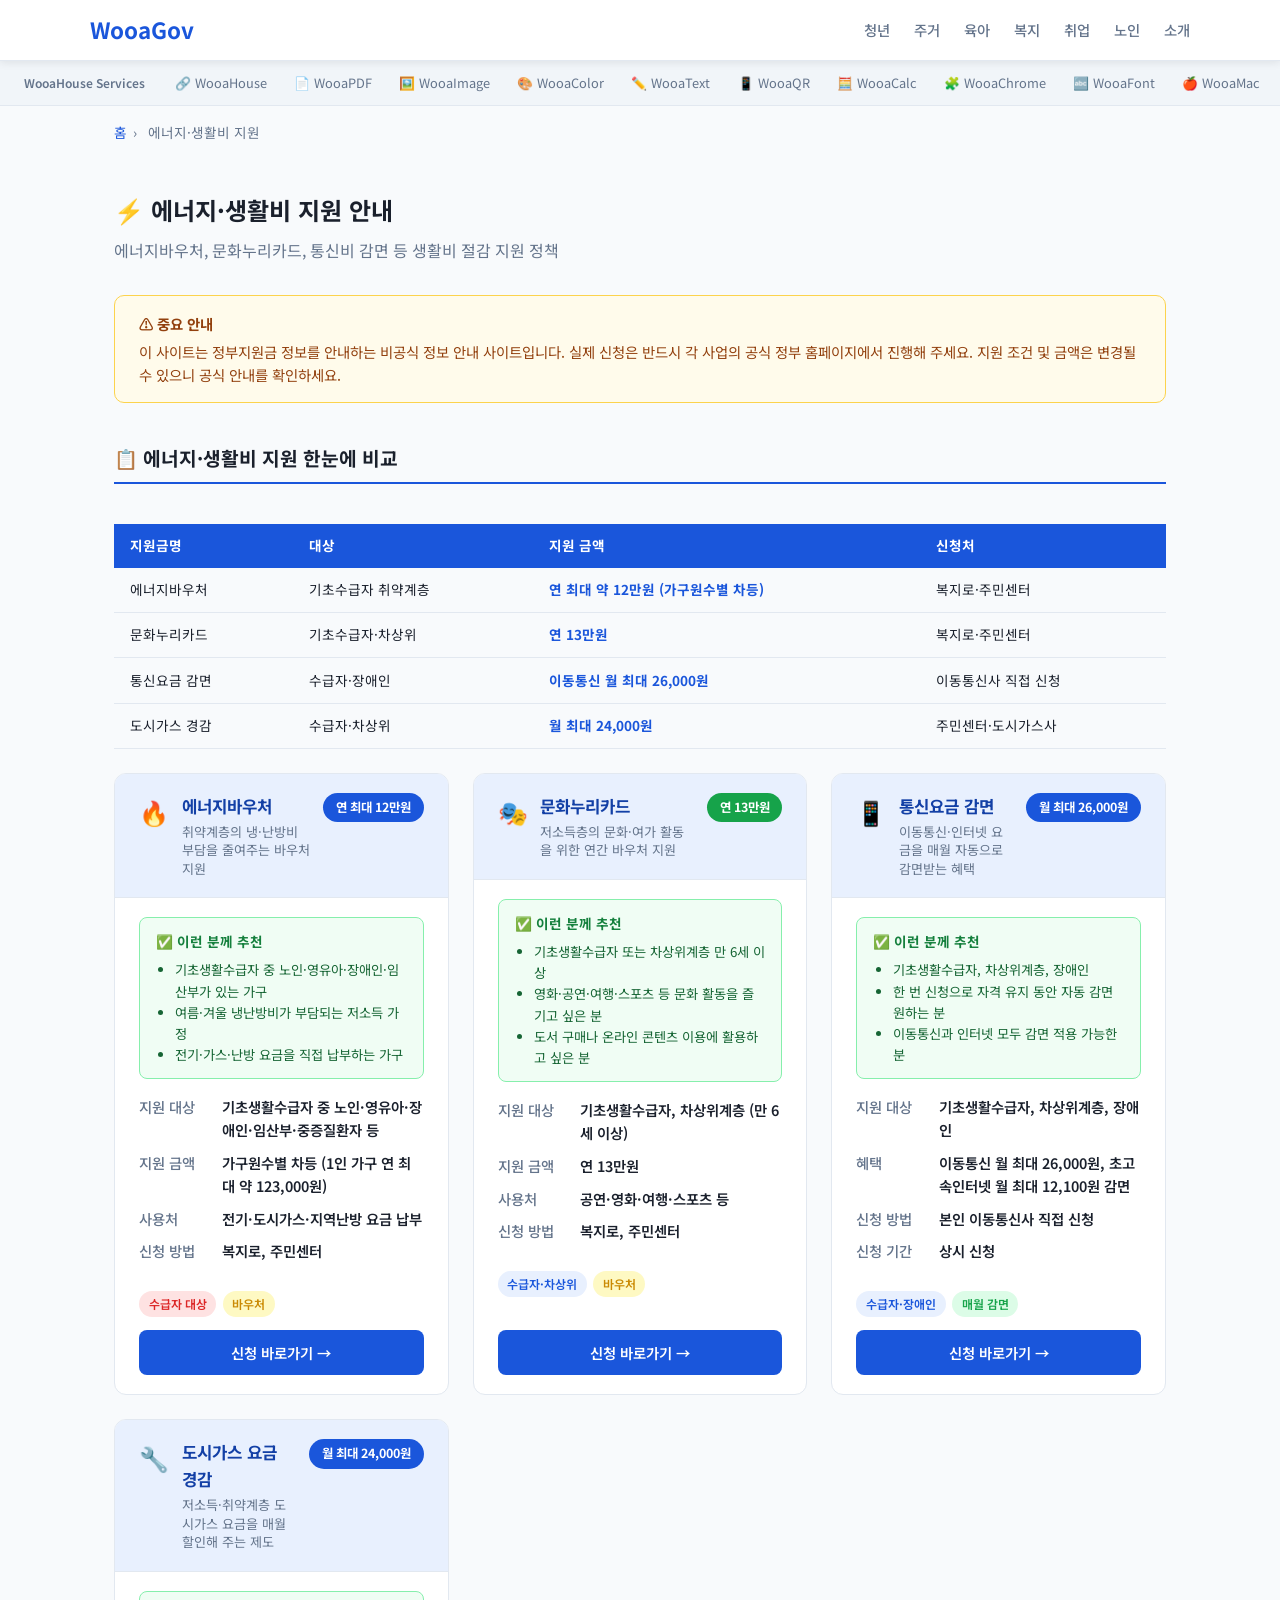
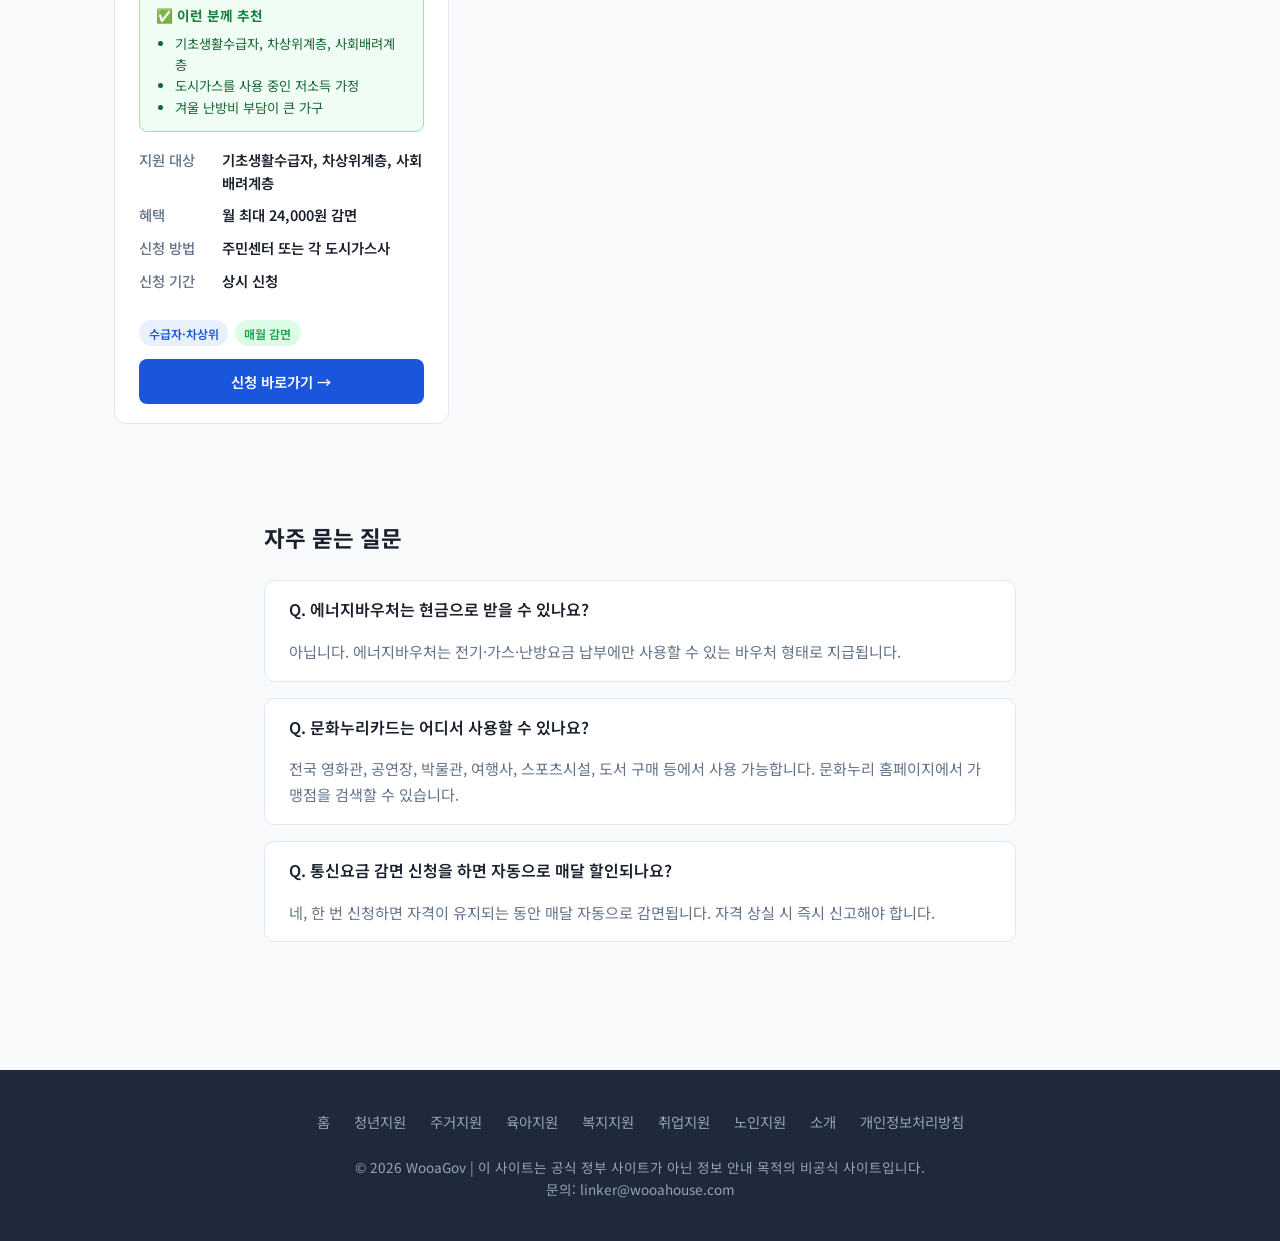
<file: energy.html>
﻿<!DOCTYPE html>
<html lang="ko">
<head>
<meta charset="UTF-8">
<meta name="naver-site-verification" content="97f1bf2b89863c9335ed7400bf2bf22667f0dce0" />
<meta name="viewport" content="width=device-width, initial-scale=1.0">
<title>에너지바우처 신청 방법 — 2026년 에너지 생활비 지원 총정리 | WooaGov</title>
<meta name="description" content="2026년 에너지바우처 신청 방법과 지원 금액. 문화누리카드(연 13만원), 통신비 지원까지 저소득층 생활비 지원 정책 총정리.">
<meta name="keywords" content="에너지바우처, 문화누리카드, 통신비지원, 에너지지원, 냉난방비지원, 생활비지원">
<link rel="canonical" href="https://jiwon.wooahouse.com/energy.html">
<meta property="og:title" content="에너지바우처 신청 방법 — 2026년 에너지 생활비 지원 총정리 | WooaGov">
<meta property="og:description" content="2026년 에너지바우처, 문화누리카드, 통신비 지원 안내.">
<meta property="og:type" content="website">
<meta property="og:url" content="https://jiwon.wooahouse.com/energy.html">
<meta property="og:locale" content="ko_KR">
<link rel="stylesheet" href="css/style.css">
<link rel="preconnect" href="https://fonts.googleapis.com">
<link href="https://fonts.googleapis.com/css2?family=Noto+Sans+KR:wght@400;500;600;700;800&display=swap" rel="stylesheet">
<link rel="manifest" href="manifest.json">
<link rel="icon" href="icons/icon.svg" type="image/svg+xml">
<script type="application/ld+json">
{
  "@context": "https://schema.org",
  "@type": "WebApplication",
  "name": "에너지·생활비 지원 안내 — WooaGov",
  "url": "https://jiwon.wooahouse.com/energy.html",
  "description": "2026년 에너지바우처, 문화누리카드, 통신비 지원 안내.",
  "applicationCategory": "GovernmentService",
  "operatingSystem": "Web"
}
</script>
<script type="application/ld+json">
{
  "@context": "https://schema.org",
  "@type": "FAQPage",
  "mainEntity": [
    {"@type": "Question","name": "에너지바우처는 현금으로 받을 수 있나요?","acceptedAnswer": {"@type": "Answer","text": "아닙니다. 에너지바우처는 전기·가스·난방요금 납부에만 사용할 수 있는 바우처 형태로 지급됩니다."}},
    {"@type": "Question","name": "문화누리카드는 어디서 사용할 수 있나요?","acceptedAnswer": {"@type": "Answer","text": "전국 영화관, 공연장, 박물관, 여행사, 스포츠시설, 도서 구매 등에서 사용 가능합니다. 문화누리 홈페이지에서 가맹점을 검색할 수 있습니다."}},
    {"@type": "Question","name": "통신요금 감면 신청을 하면 자동으로 매달 할인되나요?","acceptedAnswer": {"@type": "Answer","text": "네, 한 번 신청하면 자격이 유지되는 동안 매달 자동으로 감면됩니다. 자격 상실 시 즉시 신고해야 합니다."}}
  ]
}
</script>
<script type="application/ld+json">
{
  "@context": "https://schema.org",
  "@type": "BreadcrumbList",
  "itemListElement": [
    {"@type": "ListItem","position": 1,"name": "홈","item": "https://jiwon.wooahouse.com/"},
    {"@type": "ListItem","position": 2,"name": "에너지·생활비 지원","item": "https://jiwon.wooahouse.com/energy.html"}
  ]
}
</script>
</head>
<body>
<header>
  <div class="header-inner">
    <a href="/" class="logo">WooaGov</a>
    <nav>
      <a href="youth.html">청년</a>
      <a href="housing.html">주거</a>
      <a href="childcare.html">육아</a>
      <a href="welfare.html">복지</a>
      <a href="employment.html">취업</a>
      <a href="elderly.html">노인</a>
      <a href="about.html">소개</a>
    </nav>
  </div>
</header>

<div class="our-sites-bar">
  <span class="our-sites-label">WooaHouse Services</span>
  <div class="our-sites-links">
    <a href="https://wooahouse.com/" target="_blank" rel="noopener">🔗 WooaHouse</a>
    <a href="https://pdfkit.wooahouse.com/" target="_blank" rel="noopener">📄 WooaPDF</a>
    <a href="https://imagekit.wooahouse.com/" target="_blank" rel="noopener">🖼️ WooaImage</a>
    <a href="https://colorkit.wooahouse.com/" target="_blank" rel="noopener">🎨 WooaColor</a>
    <a href="https://textkit.wooahouse.com/" target="_blank" rel="noopener">✏️ WooaText</a>
    <a href="https://qrkit.wooahouse.com/" target="_blank" rel="noopener">📱 WooaQR</a>
    <a href="https://calckit.wooahouse.com/" target="_blank" rel="noopener">🧮 WooaCalc</a>
    <a href="https://chromekit.wooahouse.com/" target="_blank" rel="noopener">🧩 WooaChrome</a>
    <a href="https://fontkit.wooahouse.com/" target="_blank" rel="noopener">🔤 WooaFont</a>
    <a href="https://mactools.wooahouse.com/" target="_blank" rel="noopener">🍎 WooaMac</a>
    <a href="https://pctools.wooahouse.com/" target="_blank" rel="noopener">🖥️ WooaPC</a>
    <a href="https://vskit.wooahouse.com/" target="_blank" rel="noopener">💻 WooaVS</a>
  </div>
</div>

<div class="breadcrumb"><a href="/">홈</a><span>›</span> 에너지·생활비 지원</div>

<div class="section">
  <h1 class="section-title">⚡ 에너지·생활비 지원 안내</h1>
  <p class="section-subtitle">에너지바우처, 문화누리카드, 통신비 감면 등 생활비 절감 지원 정책</p>

  <div class="notice-box">
    <strong>⚠️ 중요 안내</strong>
    이 사이트는 정부지원금 정보를 안내하는 비공식 정보 안내 사이트입니다. 실제 신청은 반드시 각 사업의 공식 정부 홈페이지에서 진행해 주세요. 지원 조건 및 금액은 변경될 수 있으니 공식 안내를 확인하세요.
  </div>

  <h2 class="sub-section-title">📋 에너지·생활비 지원 한눈에 비교</h2>
  <div style="overflow-x:auto;">
  <table class="compare-table">
    <thead><tr><th>지원금명</th><th>대상</th><th>지원 금액</th><th>신청처</th></tr></thead>
    <tbody>
      <tr><td>에너지바우처</td><td>기초수급자 취약계층</td><td class="highlight">연 최대 약 12만원 (가구원수별 차등)</td><td>복지로·주민센터</td></tr>
      <tr><td>문화누리카드</td><td>기초수급자·차상위</td><td class="highlight">연 13만원</td><td>복지로·주민센터</td></tr>
      <tr><td>통신요금 감면</td><td>수급자·장애인</td><td class="highlight">이동통신 월 최대 26,000원</td><td>이동통신사 직접 신청</td></tr>
      <tr><td>도시가스 경감</td><td>수급자·차상위</td><td class="highlight">월 최대 24,000원</td><td>주민센터·도시가스사</td></tr>
    </tbody>
  </table>
  </div>

  <div class="support-grid">
    <div class="support-card">
      <div class="support-card-header">
        <span style="font-size:1.5rem">🔥</span>
        <div class="support-card-header-info">
          <h3>에너지바우처</h3>
          <p class="card-summary">취약계층의 냉·난방비 부담을 줄여주는 바우처 지원</p>
        </div>
        <div class="amount-badge">연 최대 12만원</div>
      </div>
      <div class="support-card-body">
        <div class="recommend-box">
          <strong>✅ 이런 분께 추천</strong>
          <ul>
            <li>기초생활수급자 중 노인·영유아·장애인·임산부가 있는 가구</li>
            <li>여름·겨울 냉난방비가 부담되는 저소득 가정</li>
            <li>전기·가스·난방 요금을 직접 납부하는 가구</li>
          </ul>
        </div>
                <div class="support-info">
          <div class="support-row"><span class="support-label">지원 대상</span><span class="support-value">기초생활수급자 중 노인·영유아·장애인·임산부·중증질환자 등</span></div>
          <div class="support-row"><span class="support-label">지원 금액</span><span class="support-value">가구원수별 차등 (1인 가구 연 최대 약 123,000원)</span></div>
          <div class="support-row"><span class="support-label">사용처</span><span class="support-value">전기·도시가스·지역난방 요금 납부</span></div>
          <div class="support-row"><span class="support-label">신청 방법</span><span class="support-value">복지로, 주민센터</span></div>
        </div>
        <div class="card-tags">
          <span class="tag red">수급자 대상</span>
          <span class="tag yellow">바우처</span>
        </div>
        <a href="https://www.energyv.or.kr" target="_blank" rel="noopener" class="apply-btn">신청 바로가기 →</a>
      </div>
    </div>

    <div class="support-card">
      <div class="support-card-header">
        <span style="font-size:1.5rem">🎭</span>
        <div class="support-card-header-info">
          <h3>문화누리카드</h3>
          <p class="card-summary">저소득층의 문화·여가 활동을 위한 연간 바우처 지원</p>
        </div>
        <div class="amount-badge green">연 13만원</div>
      </div>
      <div class="support-card-body">
        <div class="recommend-box">
          <strong>✅ 이런 분께 추천</strong>
          <ul>
            <li>기초생활수급자 또는 차상위계층 만 6세 이상</li>
            <li>영화·공연·여행·스포츠 등 문화 활동을 즐기고 싶은 분</li>
            <li>도서 구매나 온라인 콘텐츠 이용에 활용하고 싶은 분</li>
          </ul>
        </div>
                <div class="support-info">
          <div class="support-row"><span class="support-label">지원 대상</span><span class="support-value">기초생활수급자, 차상위계층 (만 6세 이상)</span></div>
          <div class="support-row"><span class="support-label">지원 금액</span><span class="support-value">연 13만원</span></div>
          <div class="support-row"><span class="support-label">사용처</span><span class="support-value">공연·영화·여행·스포츠 등</span></div>
          <div class="support-row"><span class="support-label">신청 방법</span><span class="support-value">복지로, 주민센터</span></div>
        </div>
        <div class="card-tags">
          <span class="tag">수급자·차상위</span>
          <span class="tag yellow">바우처</span>
        </div>
        <a href="https://www.munhwanuri.or.kr" target="_blank" rel="noopener" class="apply-btn">신청 바로가기 →</a>
      </div>
    </div>

    <div class="support-card">
      <div class="support-card-header">
        <span style="font-size:1.5rem">📱</span>
        <div class="support-card-header-info">
          <h3>통신요금 감면</h3>
          <p class="card-summary">이동통신·인터넷 요금을 매월 자동으로 감면받는 혜택</p>
        </div>
        <div class="amount-badge">월 최대 26,000원</div>
      </div>
      <div class="support-card-body">
        <div class="recommend-box">
          <strong>✅ 이런 분께 추천</strong>
          <ul>
            <li>기초생활수급자, 차상위계층, 장애인</li>
            <li>한 번 신청으로 자격 유지 동안 자동 감면 원하는 분</li>
            <li>이동통신과 인터넷 모두 감면 적용 가능한 분</li>
          </ul>
        </div>
                <div class="support-info">
          <div class="support-row"><span class="support-label">지원 대상</span><span class="support-value">기초생활수급자, 차상위계층, 장애인</span></div>
          <div class="support-row"><span class="support-label">혜택</span><span class="support-value">이동통신 월 최대 26,000원, 초고속인터넷 월 최대 12,100원 감면</span></div>
          <div class="support-row"><span class="support-label">신청 방법</span><span class="support-value">본인 이동통신사 직접 신청</span></div>
          <div class="support-row"><span class="support-label">신청 기간</span><span class="support-value">상시 신청</span></div>
        </div>
        <div class="card-tags">
          <span class="tag">수급자·장애인</span>
          <span class="tag green">매월 감면</span>
        </div>
        <a href="https://www.welfare.go.kr" target="_blank" rel="noopener" class="apply-btn">신청 바로가기 →</a>
      </div>
    </div>

    <div class="support-card">
      <div class="support-card-header">
        <span style="font-size:1.5rem">🔧</span>
        <div class="support-card-header-info">
          <h3>도시가스 요금 경감</h3>
          <p class="card-summary">저소득·취약계층 도시가스 요금을 매월 할인해 주는 제도</p>
        </div>
        <div class="amount-badge">월 최대 24,000원</div>
      </div>
      <div class="support-card-body">
        <div class="recommend-box">
          <strong>✅ 이런 분께 추천</strong>
          <ul>
            <li>기초생활수급자, 차상위계층, 사회배려계층</li>
            <li>도시가스를 사용 중인 저소득 가정</li>
            <li>겨울 난방비 부담이 큰 가구</li>
          </ul>
        </div>
                <div class="support-info">
          <div class="support-row"><span class="support-label">지원 대상</span><span class="support-value">기초생활수급자, 차상위계층, 사회배려계층</span></div>
          <div class="support-row"><span class="support-label">혜택</span><span class="support-value">월 최대 24,000원 감면</span></div>
          <div class="support-row"><span class="support-label">신청 방법</span><span class="support-value">주민센터 또는 각 도시가스사</span></div>
          <div class="support-row"><span class="support-label">신청 기간</span><span class="support-value">상시 신청</span></div>
        </div>
        <div class="card-tags">
          <span class="tag">수급자·차상위</span>
          <span class="tag green">매월 감면</span>
        </div>
        <a href="https://www.bokjiro.go.kr" target="_blank" rel="noopener" class="apply-btn">신청 바로가기 →</a>
      </div>
    </div>
  </div>
</div>

<div class="faq-section">
  <h2>자주 묻는 질문</h2>
  <div class="faq-item">
    <div class="faq-question">Q. 에너지바우처는 현금으로 받을 수 있나요?</div>
    <div class="faq-answer">아닙니다. 에너지바우처는 전기·가스·난방요금 납부에만 사용할 수 있는 바우처 형태로 지급됩니다.</div>
  </div>
  <div class="faq-item">
    <div class="faq-question">Q. 문화누리카드는 어디서 사용할 수 있나요?</div>
    <div class="faq-answer">전국 영화관, 공연장, 박물관, 여행사, 스포츠시설, 도서 구매 등에서 사용 가능합니다. 문화누리 홈페이지에서 가맹점을 검색할 수 있습니다.</div>
  </div>
  <div class="faq-item">
    <div class="faq-question">Q. 통신요금 감면 신청을 하면 자동으로 매달 할인되나요?</div>
    <div class="faq-answer">네, 한 번 신청하면 자격이 유지되는 동안 매달 자동으로 감면됩니다. 자격 상실 시 즉시 신고해야 합니다.</div>
  </div>
</div>

<footer>
  <div class="footer-links">
    <a href="/">홈</a>
    <a href="youth.html">청년지원</a>
    <a href="housing.html">주거지원</a>
    <a href="childcare.html">육아지원</a>
    <a href="welfare.html">복지지원</a>
    <a href="employment.html">취업지원</a>
    <a href="elderly.html">노인지원</a>
    <a href="about.html">소개</a>
    <a href="privacy.html">개인정보처리방침</a>
  </div>
  <p class="footer-copy">&copy; 2026 WooaGov | 이 사이트는 공식 정부 사이트가 아닌 정보 안내 목적의 비공식 사이트입니다.<br>
  문의: <a href="mailto:linker@wooahouse.com">linker@wooahouse.com</a></p>
</footer>
<script src="js/pwa-install.js"></script>
</body>
</html>
</file>
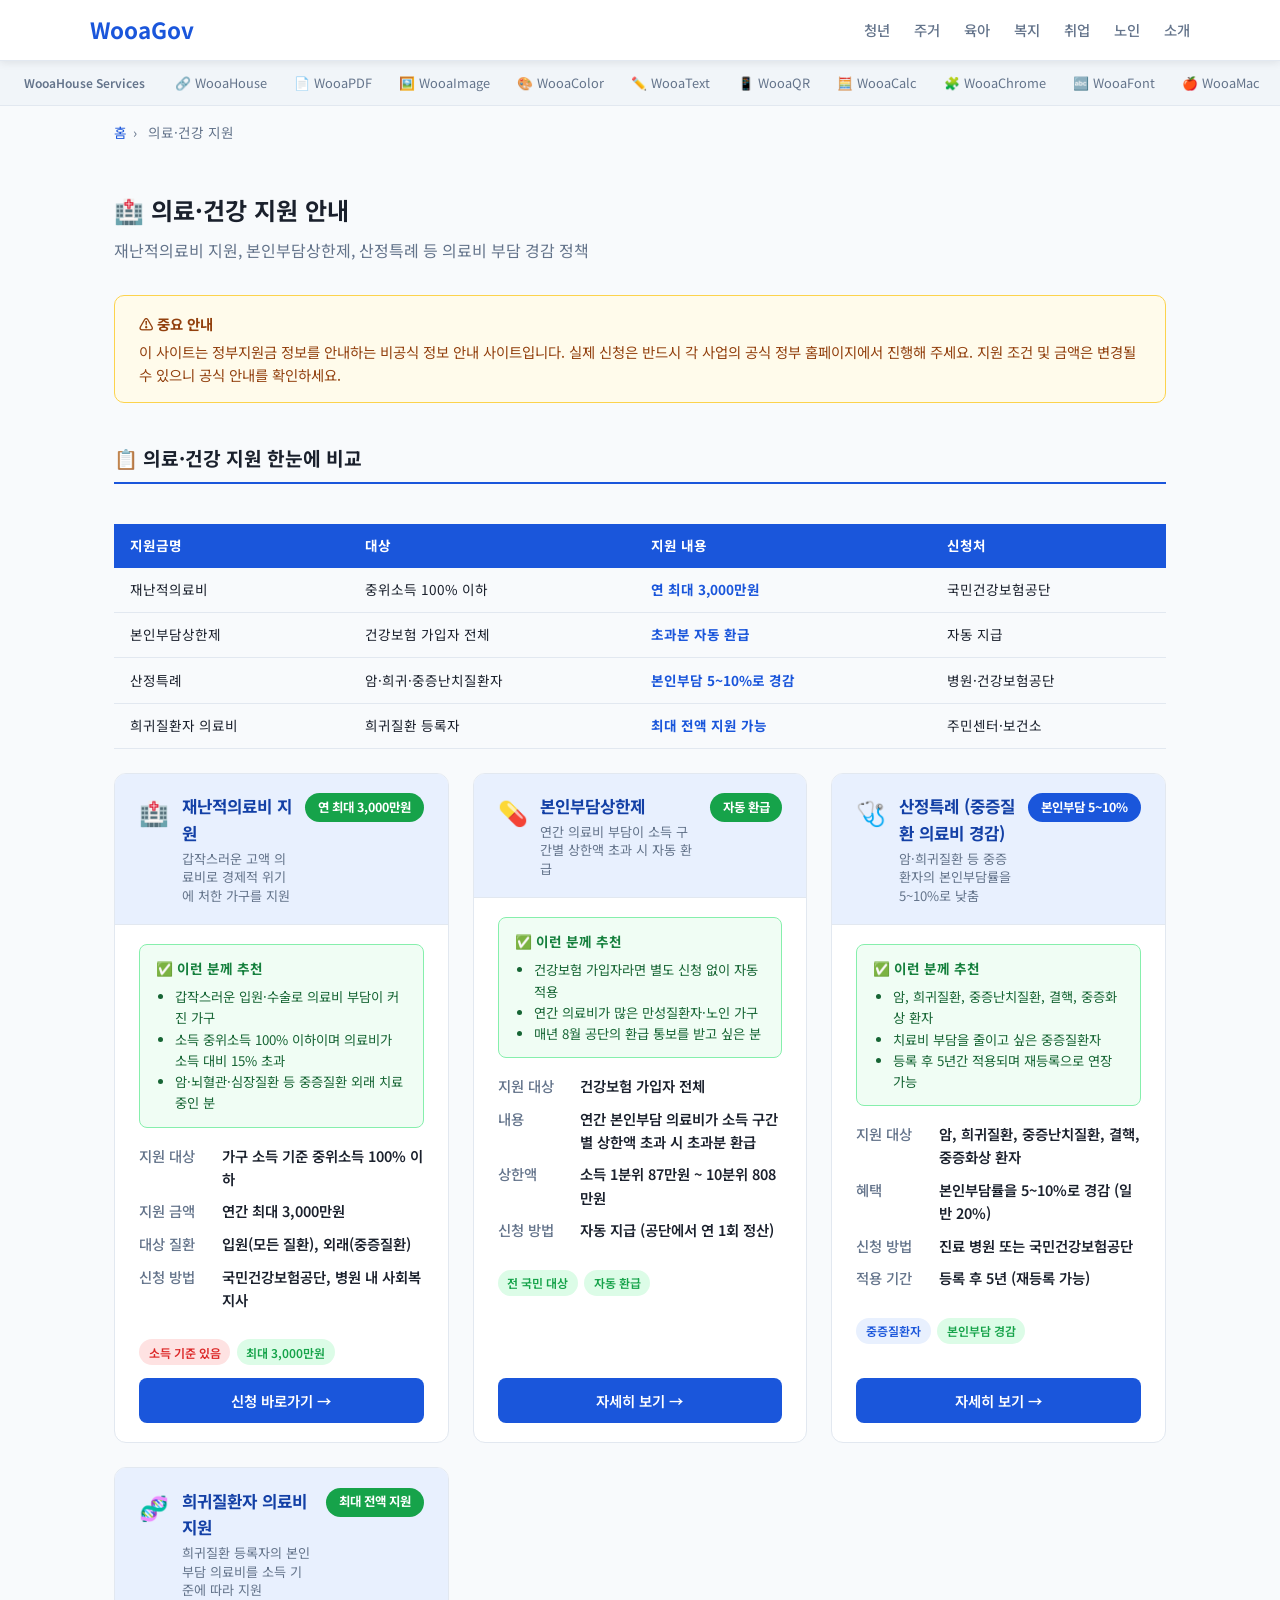
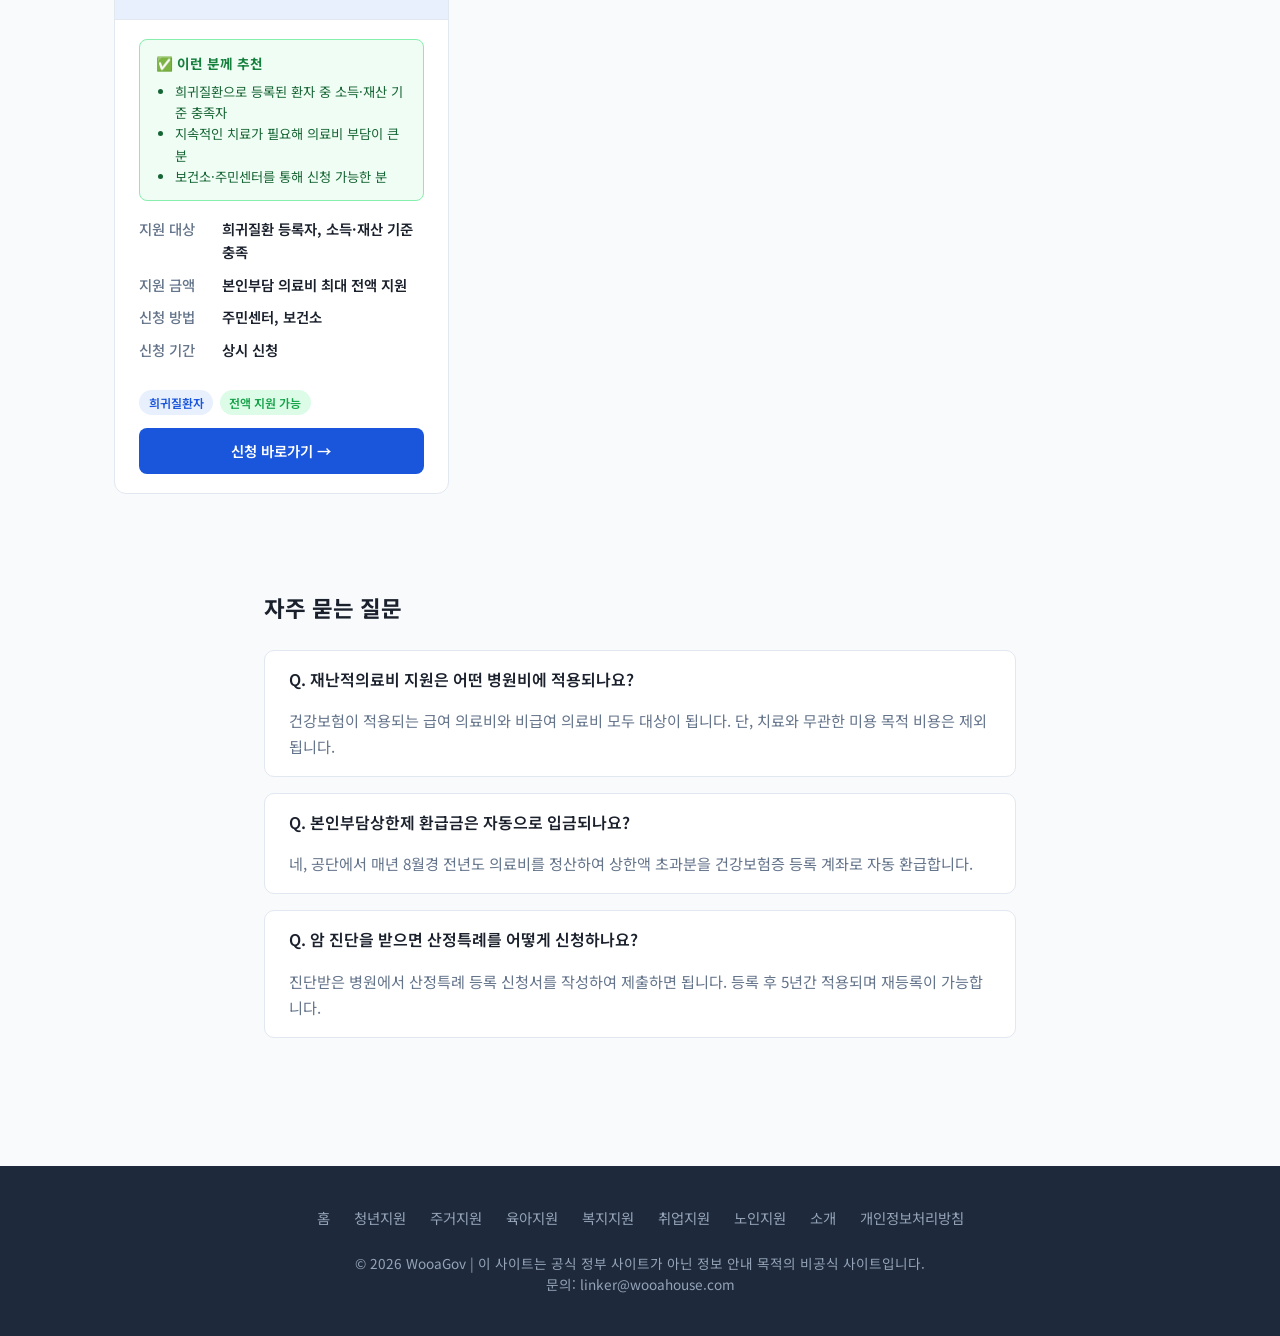
<file: health.html>
﻿<!DOCTYPE html>
<html lang="ko">
<head>
<meta charset="UTF-8">
<meta name="naver-site-verification" content="97f1bf2b89863c9335ed7400bf2bf22667f0dce0" />
<meta name="viewport" content="width=device-width, initial-scale=1.0">
<title>재난적의료비 지원 — 2026년 의료 건강 지원 제도 총정리 | WooaGov</title>
<meta name="description" content="2026년 의료·건강 지원 제도 총정리. 재난적의료비 지원(연 최대 3,000만원), 본인부담상한제, 산정특례, 희귀질환 의료비 신청 방법 안내.">
<meta name="keywords" content="재난적의료비, 본인부담상한제, 산정특례, 희귀질환의료비, 의료지원, 건강보험지원">
<link rel="canonical" href="https://jiwon.wooahouse.com/health.html">
<meta property="og:title" content="재난적의료비 지원 — 2026년 의료 건강 지원 제도 총정리 | WooaGov">
<meta property="og:description" content="2026년 재난적의료비, 본인부담상한제, 산정특례 신청 안내.">
<meta property="og:type" content="website">
<meta property="og:url" content="https://jiwon.wooahouse.com/health.html">
<meta property="og:locale" content="ko_KR">
<link rel="stylesheet" href="css/style.css">
<link rel="preconnect" href="https://fonts.googleapis.com">
<link href="https://fonts.googleapis.com/css2?family=Noto+Sans+KR:wght@400;500;600;700;800&display=swap" rel="stylesheet">
<link rel="manifest" href="manifest.json">
<link rel="icon" href="icons/icon.svg" type="image/svg+xml">
<script type="application/ld+json">
{
  "@context": "https://schema.org",
  "@type": "WebApplication",
  "name": "의료·건강 지원 안내 — WooaGov",
  "url": "https://jiwon.wooahouse.com/health.html",
  "description": "2026년 재난적의료비, 본인부담상한제, 산정특례, 희귀질환 의료비 안내.",
  "applicationCategory": "GovernmentService",
  "operatingSystem": "Web"
}
</script>
<script type="application/ld+json">
{
  "@context": "https://schema.org",
  "@type": "FAQPage",
  "mainEntity": [
    {"@type": "Question","name": "재난적의료비 지원은 어떤 병원비에 적용되나요?","acceptedAnswer": {"@type": "Answer","text": "건강보험이 적용되는 급여 의료비와 비급여 의료비 모두 대상이 됩니다. 단, 치료와 무관한 미용 목적 비용은 제외됩니다."}},
    {"@type": "Question","name": "본인부담상한제 환급금은 자동으로 입금되나요?","acceptedAnswer": {"@type": "Answer","text": "네, 공단에서 매년 8월경 전년도 의료비를 정산하여 상한액 초과분을 건강보험증 등록 계좌로 자동 환급합니다."}},
    {"@type": "Question","name": "암 진단을 받으면 산정특례를 어떻게 신청하나요?","acceptedAnswer": {"@type": "Answer","text": "진단받은 병원에서 산정특례 등록 신청서를 작성하여 제출하면 됩니다. 등록 후 5년간 적용되며 재등록이 가능합니다."}}
  ]
}
</script>
<script type="application/ld+json">
{
  "@context": "https://schema.org",
  "@type": "BreadcrumbList",
  "itemListElement": [
    {"@type": "ListItem","position": 1,"name": "홈","item": "https://jiwon.wooahouse.com/"},
    {"@type": "ListItem","position": 2,"name": "의료·건강 지원","item": "https://jiwon.wooahouse.com/health.html"}
  ]
}
</script>
</head>
<body>
<header>
  <div class="header-inner">
    <a href="/" class="logo">WooaGov</a>
    <nav>
      <a href="youth.html">청년</a>
      <a href="housing.html">주거</a>
      <a href="childcare.html">육아</a>
      <a href="welfare.html">복지</a>
      <a href="employment.html">취업</a>
      <a href="elderly.html">노인</a>
      <a href="about.html">소개</a>
    </nav>
  </div>
</header>

<div class="our-sites-bar">
  <span class="our-sites-label">WooaHouse Services</span>
  <div class="our-sites-links">
    <a href="https://wooahouse.com/" target="_blank" rel="noopener">🔗 WooaHouse</a>
    <a href="https://pdfkit.wooahouse.com/" target="_blank" rel="noopener">📄 WooaPDF</a>
    <a href="https://imagekit.wooahouse.com/" target="_blank" rel="noopener">🖼️ WooaImage</a>
    <a href="https://colorkit.wooahouse.com/" target="_blank" rel="noopener">🎨 WooaColor</a>
    <a href="https://textkit.wooahouse.com/" target="_blank" rel="noopener">✏️ WooaText</a>
    <a href="https://qrkit.wooahouse.com/" target="_blank" rel="noopener">📱 WooaQR</a>
    <a href="https://calckit.wooahouse.com/" target="_blank" rel="noopener">🧮 WooaCalc</a>
    <a href="https://chromekit.wooahouse.com/" target="_blank" rel="noopener">🧩 WooaChrome</a>
    <a href="https://fontkit.wooahouse.com/" target="_blank" rel="noopener">🔤 WooaFont</a>
    <a href="https://mactools.wooahouse.com/" target="_blank" rel="noopener">🍎 WooaMac</a>
    <a href="https://pctools.wooahouse.com/" target="_blank" rel="noopener">🖥️ WooaPC</a>
    <a href="https://vskit.wooahouse.com/" target="_blank" rel="noopener">💻 WooaVS</a>
  </div>
</div>

<div class="breadcrumb"><a href="/">홈</a><span>›</span> 의료·건강 지원</div>

<div class="section">
  <h1 class="section-title">🏥 의료·건강 지원 안내</h1>
  <p class="section-subtitle">재난적의료비 지원, 본인부담상한제, 산정특례 등 의료비 부담 경감 정책</p>

  <div class="notice-box">
    <strong>⚠️ 중요 안내</strong>
    이 사이트는 정부지원금 정보를 안내하는 비공식 정보 안내 사이트입니다. 실제 신청은 반드시 각 사업의 공식 정부 홈페이지에서 진행해 주세요. 지원 조건 및 금액은 변경될 수 있으니 공식 안내를 확인하세요.
  </div>

  <h2 class="sub-section-title">📋 의료·건강 지원 한눈에 비교</h2>
  <div style="overflow-x:auto;">
  <table class="compare-table">
    <thead><tr><th>지원금명</th><th>대상</th><th>지원 내용</th><th>신청처</th></tr></thead>
    <tbody>
      <tr><td>재난적의료비</td><td>중위소득 100% 이하</td><td class="highlight">연 최대 3,000만원</td><td>국민건강보험공단</td></tr>
      <tr><td>본인부담상한제</td><td>건강보험 가입자 전체</td><td class="highlight">초과분 자동 환급</td><td>자동 지급</td></tr>
      <tr><td>산정특례</td><td>암·희귀·중증난치질환자</td><td class="highlight">본인부담 5~10%로 경감</td><td>병원·건강보험공단</td></tr>
      <tr><td>희귀질환자 의료비</td><td>희귀질환 등록자</td><td class="highlight">최대 전액 지원 가능</td><td>주민센터·보건소</td></tr>
    </tbody>
  </table>
  </div>

  <div class="support-grid">
    <div class="support-card">
      <div class="support-card-header">
        <span style="font-size:1.5rem">🏥</span>
        <div class="support-card-header-info">
          <h3>재난적의료비 지원</h3>
          <p class="card-summary">갑작스러운 고액 의료비로 경제적 위기에 처한 가구를 지원</p>
        </div>
        <div class="amount-badge green">연 최대 3,000만원</div>
      </div>
      <div class="support-card-body">
        <div class="recommend-box">
          <strong>✅ 이런 분께 추천</strong>
          <ul>
            <li>갑작스러운 입원·수술로 의료비 부담이 커진 가구</li>
            <li>소득 중위소득 100% 이하이며 의료비가 소득 대비 15% 초과</li>
            <li>암·뇌혈관·심장질환 등 중증질환 외래 치료 중인 분</li>
          </ul>
        </div>
                <div class="support-info">
          <div class="support-row"><span class="support-label">지원 대상</span><span class="support-value">가구 소득 기준 중위소득 100% 이하</span></div>
          <div class="support-row"><span class="support-label">지원 금액</span><span class="support-value">연간 최대 3,000만원</span></div>
          <div class="support-row"><span class="support-label">대상 질환</span><span class="support-value">입원(모든 질환), 외래(중증질환)</span></div>
          <div class="support-row"><span class="support-label">신청 방법</span><span class="support-value">국민건강보험공단, 병원 내 사회복지사</span></div>
        </div>
        <div class="card-tags">
          <span class="tag red">소득 기준 있음</span>
          <span class="tag green">최대 3,000만원</span>
        </div>
        <a href="https://www.nhis.or.kr" target="_blank" rel="noopener" class="apply-btn">신청 바로가기 →</a>
      </div>
    </div>

    <div class="support-card">
      <div class="support-card-header">
        <span style="font-size:1.5rem">💊</span>
        <div class="support-card-header-info">
          <h3>본인부담상한제</h3>
          <p class="card-summary">연간 의료비 부담이 소득 구간별 상한액 초과 시 자동 환급</p>
        </div>
        <div class="amount-badge green">자동 환급</div>
      </div>
      <div class="support-card-body">
        <div class="recommend-box">
          <strong>✅ 이런 분께 추천</strong>
          <ul>
            <li>건강보험 가입자라면 별도 신청 없이 자동 적용</li>
            <li>연간 의료비가 많은 만성질환자·노인 가구</li>
            <li>매년 8월 공단의 환급 통보를 받고 싶은 분</li>
          </ul>
        </div>
                <div class="support-info">
          <div class="support-row"><span class="support-label">지원 대상</span><span class="support-value">건강보험 가입자 전체</span></div>
          <div class="support-row"><span class="support-label">내용</span><span class="support-value">연간 본인부담 의료비가 소득 구간별 상한액 초과 시 초과분 환급</span></div>
          <div class="support-row"><span class="support-label">상한액</span><span class="support-value">소득 1분위 87만원 ~ 10분위 808만원</span></div>
          <div class="support-row"><span class="support-label">신청 방법</span><span class="support-value">자동 지급 (공단에서 연 1회 정산)</span></div>
        </div>
        <div class="card-tags">
          <span class="tag green">전 국민 대상</span>
          <span class="tag green">자동 환급</span>
        </div>
        <a href="https://www.nhis.or.kr" target="_blank" rel="noopener" class="apply-btn">자세히 보기 →</a>
      </div>
    </div>

    <div class="support-card">
      <div class="support-card-header">
        <span style="font-size:1.5rem">🩺</span>
        <div class="support-card-header-info">
          <h3>산정특례 (중증질환 의료비 경감)</h3>
          <p class="card-summary">암·희귀질환 등 중증 환자의 본인부담률을 5~10%로 낮춤</p>
        </div>
        <div class="amount-badge">본인부담 5~10%</div>
      </div>
      <div class="support-card-body">
        <div class="recommend-box">
          <strong>✅ 이런 분께 추천</strong>
          <ul>
            <li>암, 희귀질환, 중증난치질환, 결핵, 중증화상 환자</li>
            <li>치료비 부담을 줄이고 싶은 중증질환자</li>
            <li>등록 후 5년간 적용되며 재등록으로 연장 가능</li>
          </ul>
        </div>
                <div class="support-info">
          <div class="support-row"><span class="support-label">지원 대상</span><span class="support-value">암, 희귀질환, 중증난치질환, 결핵, 중증화상 환자</span></div>
          <div class="support-row"><span class="support-label">혜택</span><span class="support-value">본인부담률을 5~10%로 경감 (일반 20%)</span></div>
          <div class="support-row"><span class="support-label">신청 방법</span><span class="support-value">진료 병원 또는 국민건강보험공단</span></div>
          <div class="support-row"><span class="support-label">적용 기간</span><span class="support-value">등록 후 5년 (재등록 가능)</span></div>
        </div>
        <div class="card-tags">
          <span class="tag">중증질환자</span>
          <span class="tag green">본인부담 경감</span>
        </div>
        <a href="https://www.nhis.or.kr" target="_blank" rel="noopener" class="apply-btn">자세히 보기 →</a>
      </div>
    </div>

    <div class="support-card">
      <div class="support-card-header">
        <span style="font-size:1.5rem">🧬</span>
        <div class="support-card-header-info">
          <h3>희귀질환자 의료비 지원</h3>
          <p class="card-summary">희귀질환 등록자의 본인부담 의료비를 소득 기준에 따라 지원</p>
        </div>
        <div class="amount-badge green">최대 전액 지원</div>
      </div>
      <div class="support-card-body">
        <div class="recommend-box">
          <strong>✅ 이런 분께 추천</strong>
          <ul>
            <li>희귀질환으로 등록된 환자 중 소득·재산 기준 충족자</li>
            <li>지속적인 치료가 필요해 의료비 부담이 큰 분</li>
            <li>보건소·주민센터를 통해 신청 가능한 분</li>
          </ul>
        </div>
                <div class="support-info">
          <div class="support-row"><span class="support-label">지원 대상</span><span class="support-value">희귀질환 등록자, 소득·재산 기준 충족</span></div>
          <div class="support-row"><span class="support-label">지원 금액</span><span class="support-value">본인부담 의료비 최대 전액 지원</span></div>
          <div class="support-row"><span class="support-label">신청 방법</span><span class="support-value">주민센터, 보건소</span></div>
          <div class="support-row"><span class="support-label">신청 기간</span><span class="support-value">상시 신청</span></div>
        </div>
        <div class="card-tags">
          <span class="tag">희귀질환자</span>
          <span class="tag green">전액 지원 가능</span>
        </div>
        <a href="https://www.bokjiro.go.kr" target="_blank" rel="noopener" class="apply-btn">신청 바로가기 →</a>
      </div>
    </div>
  </div>
</div>

<div class="faq-section">
  <h2>자주 묻는 질문</h2>
  <div class="faq-item">
    <div class="faq-question">Q. 재난적의료비 지원은 어떤 병원비에 적용되나요?</div>
    <div class="faq-answer">건강보험이 적용되는 급여 의료비와 비급여 의료비 모두 대상이 됩니다. 단, 치료와 무관한 미용 목적 비용은 제외됩니다.</div>
  </div>
  <div class="faq-item">
    <div class="faq-question">Q. 본인부담상한제 환급금은 자동으로 입금되나요?</div>
    <div class="faq-answer">네, 공단에서 매년 8월경 전년도 의료비를 정산하여 상한액 초과분을 건강보험증 등록 계좌로 자동 환급합니다.</div>
  </div>
  <div class="faq-item">
    <div class="faq-question">Q. 암 진단을 받으면 산정특례를 어떻게 신청하나요?</div>
    <div class="faq-answer">진단받은 병원에서 산정특례 등록 신청서를 작성하여 제출하면 됩니다. 등록 후 5년간 적용되며 재등록이 가능합니다.</div>
  </div>
</div>

<footer>
  <div class="footer-links">
    <a href="/">홈</a>
    <a href="youth.html">청년지원</a>
    <a href="housing.html">주거지원</a>
    <a href="childcare.html">육아지원</a>
    <a href="welfare.html">복지지원</a>
    <a href="employment.html">취업지원</a>
    <a href="elderly.html">노인지원</a>
    <a href="about.html">소개</a>
    <a href="privacy.html">개인정보처리방침</a>
  </div>
  <p class="footer-copy">&copy; 2026 WooaGov | 이 사이트는 공식 정부 사이트가 아닌 정보 안내 목적의 비공식 사이트입니다.<br>
  문의: <a href="mailto:linker@wooahouse.com">linker@wooahouse.com</a></p>
</footer>
<script src="js/pwa-install.js"></script>
</body>
</html>
</file>
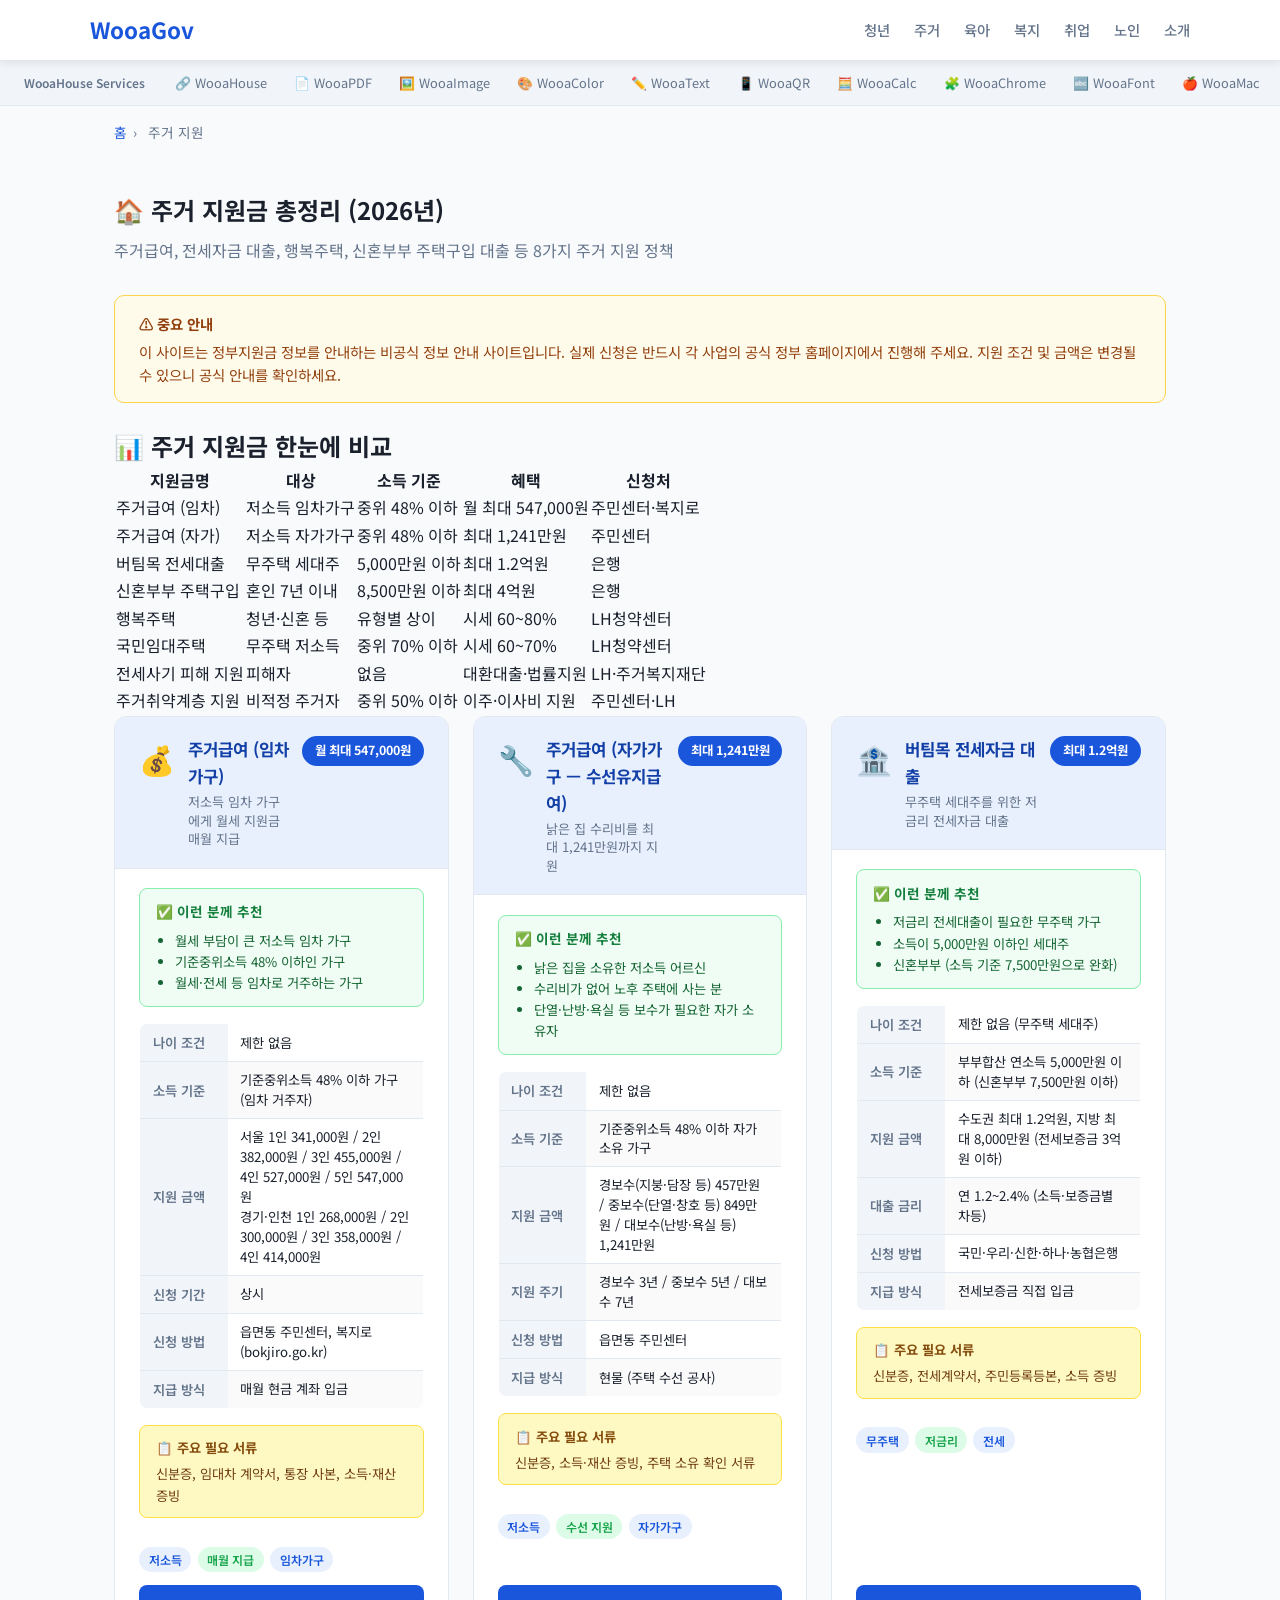
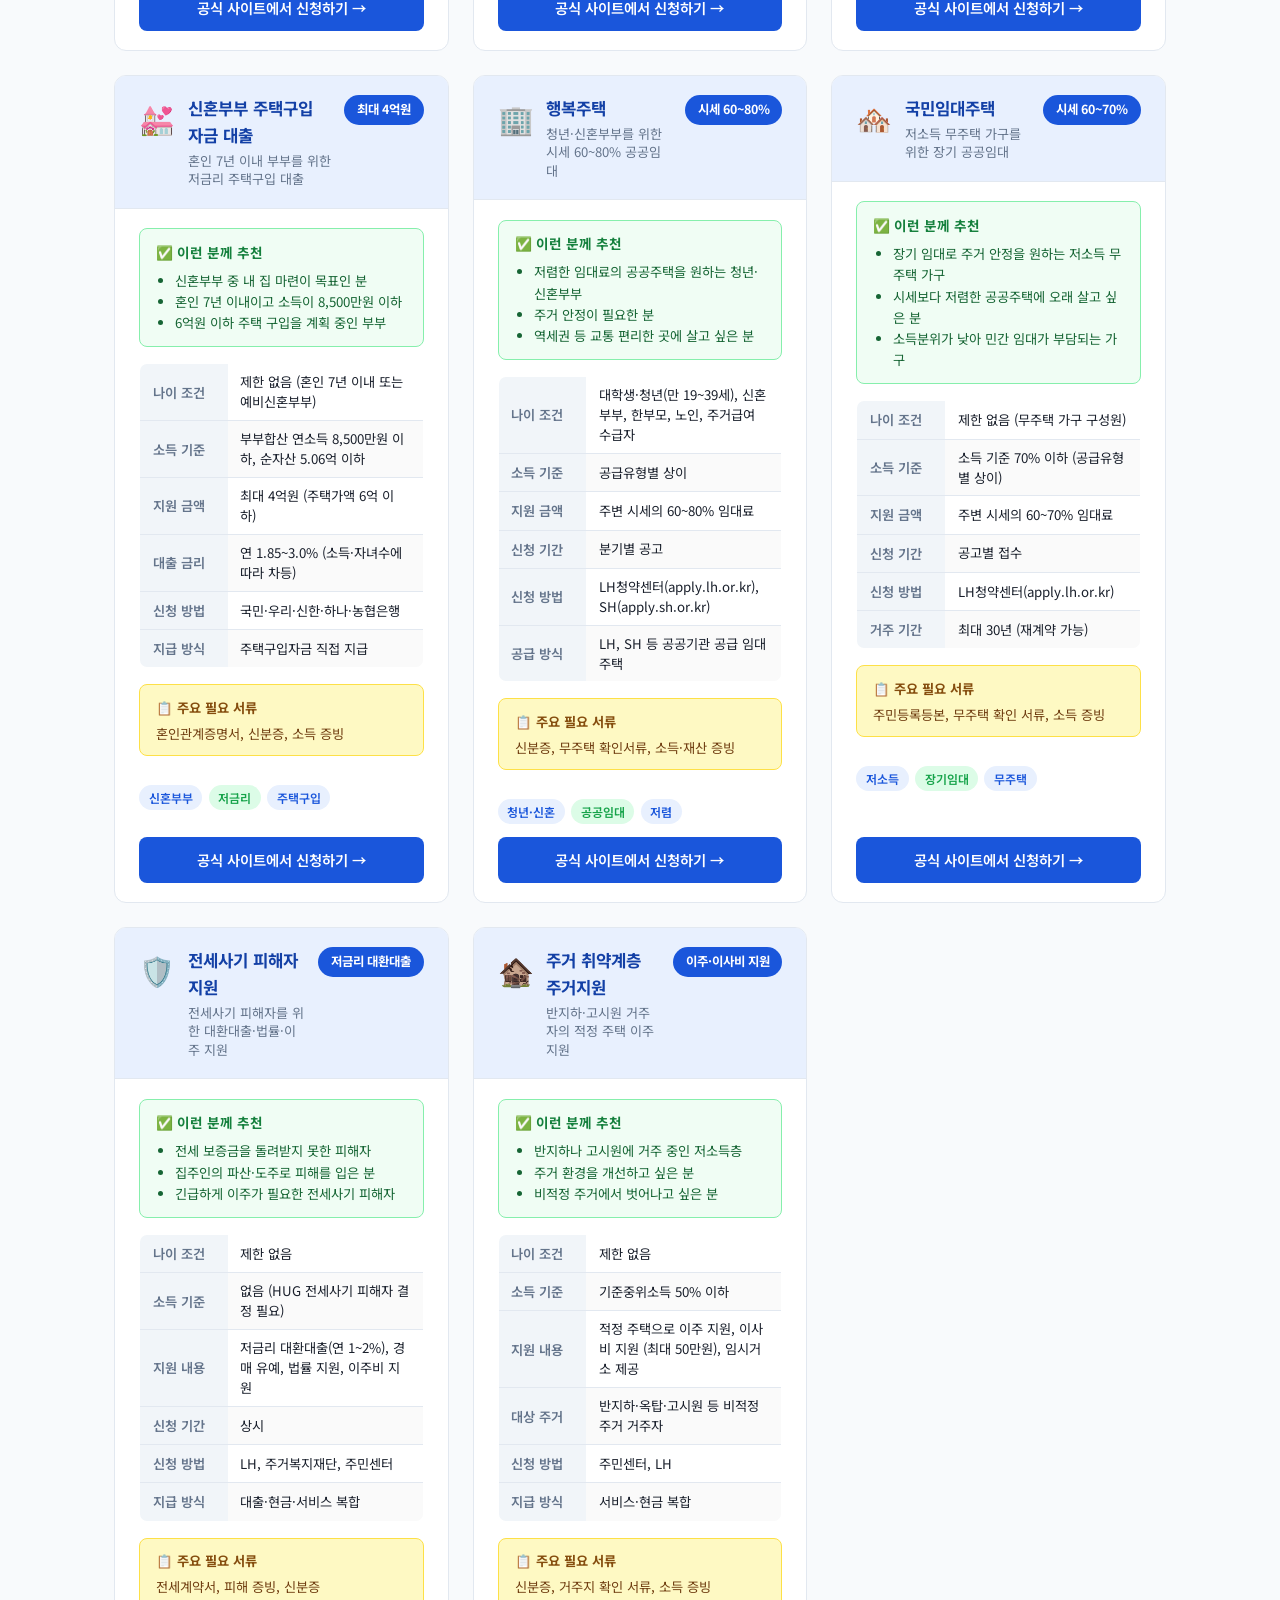
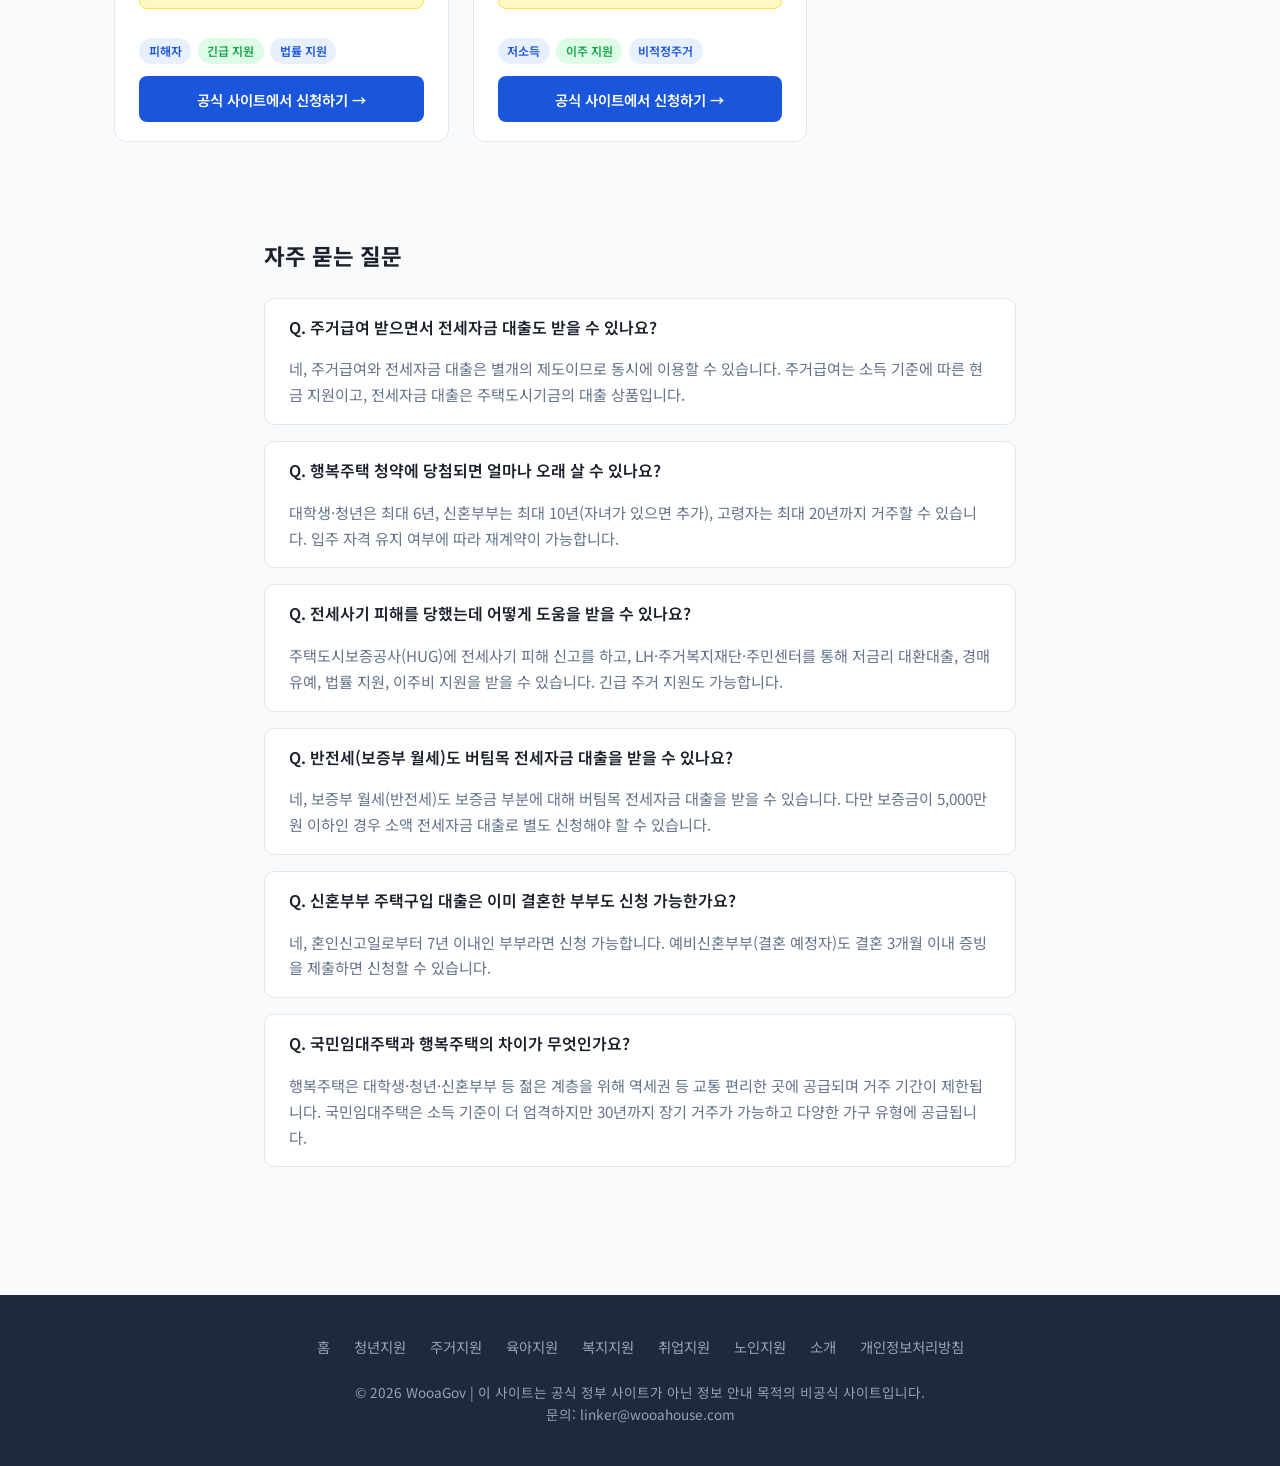
<file: housing.html>
﻿<!DOCTYPE html>
<html lang="ko">
<head>
<meta charset="UTF-8">
<meta name="naver-site-verification" content="97f1bf2b89863c9335ed7400bf2bf22667f0dce0" />
<meta name="viewport" content="width=device-width, initial-scale=1.0">
<title>주거 지원금 총정리 — 2026년 주거급여·전세자금대출·행복주택 신청 | WooaGov</title>
<meta name="description" content="2026년 주거 지원금 8가지 총정리. 주거급여(월 최대 55만원), 버팀목 전세자금 대출, 행복주택, 신혼부부 주택구입자금 자격과 신청 방법.">
<meta name="keywords" content="주거급여, 주거지원금, 전세자금대출, 행복주택, 국민임대주택, 신혼부부대출, 전세사기지원, 주거취약계층">
<link rel="canonical" href="https://jiwon.wooahouse.com/housing.html">
<meta property="og:title" content="주거 지원금 총정리 — 2026년 주거급여·전세자금대출·행복주택 신청 | WooaGov">
<meta property="og:description" content="2026년 주거 지원금 8가지 총정리. 주거급여, 버팀목 전세자금 대출, 행복주택, 신혼부부 주택구입자금 안내.">
<meta property="og:type" content="website">
<meta property="og:url" content="https://jiwon.wooahouse.com/housing.html">
<meta property="og:locale" content="ko_KR">
<link rel="stylesheet" href="css/style.css">
<link rel="preconnect" href="https://fonts.googleapis.com">
<link href="https://fonts.googleapis.com/css2?family=Noto+Sans+KR:wght@400;500;600;700;800&display=swap" rel="stylesheet">
<link rel="manifest" href="manifest.json">
<link rel="icon" href="icons/icon.svg" type="image/svg+xml">
<script type="application/ld+json">
{
  "@context": "https://schema.org",
  "@type": "WebApplication",
  "name": "주거 지원금 안내 — WooaGov",
  "url": "https://jiwon.wooahouse.com/housing.html",
  "description": "2026년 주거 지원금 8가지 총정리. 주거급여, 버팀목 전세자금 대출, 행복주택, 신혼부부 주택구입자금 안내.",
  "applicationCategory": "GovernmentService",
  "operatingSystem": "Web"
}
</script>
<script type="application/ld+json">
{
  "@context": "https://schema.org",
  "@type": "FAQPage",
  "mainEntity": [
    {"@type": "Question","name": "주거급여 받으면서 전세자금 대출도 받을 수 있나요?","acceptedAnswer": {"@type": "Answer","text": "네, 주거급여와 전세자금 대출은 별개의 제도이므로 동시에 이용할 수 있습니다. 주거급여는 소득 기준에 따른 현금 지원이고, 전세자금 대출은 주택도시기금의 대출 상품입니다."}},
    {"@type": "Question","name": "행복주택 청약에 당첨되면 얼마나 오래 살 수 있나요?","acceptedAnswer": {"@type": "Answer","text": "대학생·청년은 최대 6년, 신혼부부는 최대 10년(자녀가 있으면 추가), 고령자는 최대 20년까지 거주할 수 있습니다. 입주 자격 유지 여부에 따라 재계약이 가능합니다."}},
    {"@type": "Question","name": "전세사기 피해를 당했는데 어떻게 도움을 받을 수 있나요?","acceptedAnswer": {"@type": "Answer","text": "주택도시보증공사(HUG)에 전세사기 피해 신고를 하고, LH·주거복지재단·주민센터를 통해 저금리 대환대출, 경매 유예, 법률 지원, 이주비 지원을 받을 수 있습니다. 긴급 주거 지원도 가능합니다."}},
    {"@type": "Question","name": "반전세(보증부 월세)도 버팀목 전세자금 대출을 받을 수 있나요?","acceptedAnswer": {"@type": "Answer","text": "네, 보증부 월세(반전세)도 보증금 부분에 대해 버팀목 전세자금 대출을 받을 수 있습니다. 다만 보증금이 5,000만원 이하인 경우 소액 전세자금 대출로 별도 신청해야 할 수 있습니다."}},
    {"@type": "Question","name": "신혼부부 주택구입 대출은 이미 결혼한 부부도 신청 가능한가요?","acceptedAnswer": {"@type": "Answer","text": "네, 혼인신고일로부터 7년 이내인 부부라면 신청 가능합니다. 예비신혼부부(결혼 예정자)도 결혼 3개월 이내 증빙을 제출하면 신청할 수 있습니다."}},
    {"@type": "Question","name": "국민임대주택과 행복주택의 차이가 무엇인가요?","acceptedAnswer": {"@type": "Answer","text": "행복주택은 대학생·청년·신혼부부 등 젊은 계층을 위해 역세권 등 교통 편리한 곳에 공급되며 거주 기간이 제한됩니다. 국민임대주택은 소득 기준이 더 엄격하지만 30년까지 장기 거주가 가능하고 다양한 가구 유형에 공급됩니다."}}
  ]
}
</script>
<script type="application/ld+json">
{
  "@context": "https://schema.org",
  "@type": "BreadcrumbList",
  "itemListElement": [
    {"@type": "ListItem","position": 1,"name": "홈","item": "https://jiwon.wooahouse.com/"},
    {"@type": "ListItem","position": 2,"name": "주거 지원","item": "https://jiwon.wooahouse.com/housing.html"}
  ]
}
</script>
</head>
<body>
<header>
  <div class="header-inner">
    <a href="/" class="logo">WooaGov</a>
    <nav>
      <a href="youth.html">청년</a>
      <a href="housing.html" class="active">주거</a>
      <a href="childcare.html">육아</a>
      <a href="welfare.html">복지</a>
      <a href="employment.html">취업</a>
      <a href="elderly.html">노인</a>
      <a href="about.html">소개</a>
    </nav>
  </div>
</header>

<div class="our-sites-bar">
  <span class="our-sites-label">WooaHouse Services</span>
  <div class="our-sites-links">
    <a href="https://wooahouse.com/" target="_blank" rel="noopener">🔗 WooaHouse</a>
    <a href="https://pdfkit.wooahouse.com/" target="_blank" rel="noopener">📄 WooaPDF</a>
    <a href="https://imagekit.wooahouse.com/" target="_blank" rel="noopener">🖼️ WooaImage</a>
    <a href="https://colorkit.wooahouse.com/" target="_blank" rel="noopener">🎨 WooaColor</a>
    <a href="https://textkit.wooahouse.com/" target="_blank" rel="noopener">✏️ WooaText</a>
    <a href="https://qrkit.wooahouse.com/" target="_blank" rel="noopener">📱 WooaQR</a>
    <a href="https://calckit.wooahouse.com/" target="_blank" rel="noopener">🧮 WooaCalc</a>
    <a href="https://chromekit.wooahouse.com/" target="_blank" rel="noopener">🧩 WooaChrome</a>
    <a href="https://fontkit.wooahouse.com/" target="_blank" rel="noopener">🔤 WooaFont</a>
    <a href="https://mactools.wooahouse.com/" target="_blank" rel="noopener">🍎 WooaMac</a>
    <a href="https://pctools.wooahouse.com/" target="_blank" rel="noopener">🖥️ WooaPC</a>
    <a href="https://vskit.wooahouse.com/" target="_blank" rel="noopener">💻 WooaVS</a>
  </div>
</div>

<div class="breadcrumb"><a href="/">홈</a><span>›</span> 주거 지원</div>

<div class="section">
  <h1 class="section-title">🏠 주거 지원금 총정리 (2026년)</h1>
  <p class="section-subtitle">주거급여, 전세자금 대출, 행복주택, 신혼부부 주택구입 대출 등 8가지 주거 지원 정책</p>

  <div class="notice-box">
    <strong>⚠️ 중요 안내</strong>
    이 사이트는 정부지원금 정보를 안내하는 비공식 정보 안내 사이트입니다. 실제 신청은 반드시 각 사업의 공식 정부 홈페이지에서 진행해 주세요. 지원 조건 및 금액은 변경될 수 있으니 공식 안내를 확인하세요.
  </div>

  <h2>📊 주거 지원금 한눈에 비교</h2>
  <div class="table-responsive">
    <table class="comparison-table">
      <thead>
        <tr><th>지원금명</th><th>대상</th><th>소득 기준</th><th>혜택</th><th>신청처</th></tr>
      </thead>
      <tbody>
        <tr><td>주거급여 (임차)</td><td>저소득 임차가구</td><td>중위 48% 이하</td><td>월 최대 547,000원</td><td>주민센터·복지로</td></tr>
        <tr><td>주거급여 (자가)</td><td>저소득 자가가구</td><td>중위 48% 이하</td><td>최대 1,241만원</td><td>주민센터</td></tr>
        <tr><td>버팀목 전세대출</td><td>무주택 세대주</td><td>5,000만원 이하</td><td>최대 1.2억원</td><td>은행</td></tr>
        <tr><td>신혼부부 주택구입</td><td>혼인 7년 이내</td><td>8,500만원 이하</td><td>최대 4억원</td><td>은행</td></tr>
        <tr><td>행복주택</td><td>청년·신혼 등</td><td>유형별 상이</td><td>시세 60~80%</td><td>LH청약센터</td></tr>
        <tr><td>국민임대주택</td><td>무주택 저소득</td><td>중위 70% 이하</td><td>시세 60~70%</td><td>LH청약센터</td></tr>
        <tr><td>전세사기 피해 지원</td><td>피해자</td><td>없음</td><td>대환대출·법률지원</td><td>LH·주거복지재단</td></tr>
        <tr><td>주거취약계층 지원</td><td>비적정 주거자</td><td>중위 50% 이하</td><td>이주·이사비 지원</td><td>주민센터·LH</td></tr>
      </tbody>
    </table>
  </div>

  <div class="support-grid">

    <!-- 1. 주거급여 (임차가구) -->
    <div class="support-card">
      <div class="support-card-header">
        <span style="font-size:1.8rem">💰</span>
        <div class="support-card-header-info">
          <h3>주거급여 (임차가구)</h3>
          <p class="card-summary">저소득 임차 가구에게 월세 지원금 매월 지급</p>
        </div>
        <div class="amount-badge">월 최대 547,000원</div>
      </div>
      <div class="support-card-body">
        <div class="recommend-box">
          <strong>✅ 이런 분께 추천</strong>
          <ul>
            <li>월세 부담이 큰 저소득 임차 가구</li>
            <li>기준중위소득 48% 이하인 가구</li>
            <li>월세·전세 등 임차로 거주하는 가구</li>
          </ul>
        </div>
        <table class="eligibility-table">
          <tr><th>나이 조건</th><td>제한 없음</td></tr>
          <tr><th>소득 기준</th><td>기준중위소득 48% 이하 가구 (임차 거주자)</td></tr>
          <tr><th>지원 금액</th><td>서울 1인 341,000원 / 2인 382,000원 / 3인 455,000원 / 4인 527,000원 / 5인 547,000원<br>경기·인천 1인 268,000원 / 2인 300,000원 / 3인 358,000원 / 4인 414,000원</td></tr>
          <tr><th>신청 기간</th><td>상시</td></tr>
          <tr><th>신청 방법</th><td>읍면동 주민센터, 복지로(bokjiro.go.kr)</td></tr>
          <tr><th>지급 방식</th><td>매월 현금 계좌 입금</td></tr>
        </table>
        <div class="docs-box">
          <strong>📋 주요 필요 서류</strong>
          <span>신분증, 임대차 계약서, 통장 사본, 소득·재산 증빙</span>
        </div>
        <div class="card-tags">
          <span class="tag">저소득</span>
          <span class="tag green">매월 지급</span>
          <span class="tag">임차가구</span>
        </div>
        <a href="https://www.bokjiro.go.kr" target="_blank" rel="noopener" class="apply-btn">공식 사이트에서 신청하기 →</a>
      </div>
    </div>

    <!-- 2. 주거급여 (자가가구 — 수선유지급여) -->
    <div class="support-card">
      <div class="support-card-header">
        <span style="font-size:1.8rem">🔧</span>
        <div class="support-card-header-info">
          <h3>주거급여 (자가가구 — 수선유지급여)</h3>
          <p class="card-summary">낡은 집 수리비를 최대 1,241만원까지 지원</p>
        </div>
        <div class="amount-badge">최대 1,241만원</div>
      </div>
      <div class="support-card-body">
        <div class="recommend-box">
          <strong>✅ 이런 분께 추천</strong>
          <ul>
            <li>낡은 집을 소유한 저소득 어르신</li>
            <li>수리비가 없어 노후 주택에 사는 분</li>
            <li>단열·난방·욕실 등 보수가 필요한 자가 소유자</li>
          </ul>
        </div>
        <table class="eligibility-table">
          <tr><th>나이 조건</th><td>제한 없음</td></tr>
          <tr><th>소득 기준</th><td>기준중위소득 48% 이하 자가 소유 가구</td></tr>
          <tr><th>지원 금액</th><td>경보수(지붕·담장 등) 457만원 / 중보수(단열·창호 등) 849만원 / 대보수(난방·욕실 등) 1,241만원</td></tr>
          <tr><th>지원 주기</th><td>경보수 3년 / 중보수 5년 / 대보수 7년</td></tr>
          <tr><th>신청 방법</th><td>읍면동 주민센터</td></tr>
          <tr><th>지급 방식</th><td>현물 (주택 수선 공사)</td></tr>
        </table>
        <div class="docs-box">
          <strong>📋 주요 필요 서류</strong>
          <span>신분증, 소득·재산 증빙, 주택 소유 확인 서류</span>
        </div>
        <div class="card-tags">
          <span class="tag">저소득</span>
          <span class="tag green">수선 지원</span>
          <span class="tag">자가가구</span>
        </div>
        <a href="https://www.bokjiro.go.kr" target="_blank" rel="noopener" class="apply-btn">공식 사이트에서 신청하기 →</a>
      </div>
    </div>

    <!-- 3. 버팀목 전세자금 대출 -->
    <div class="support-card">
      <div class="support-card-header">
        <span style="font-size:1.8rem">🏦</span>
        <div class="support-card-header-info">
          <h3>버팀목 전세자금 대출</h3>
          <p class="card-summary">무주택 세대주를 위한 저금리 전세자금 대출</p>
        </div>
        <div class="amount-badge">최대 1.2억원</div>
      </div>
      <div class="support-card-body">
        <div class="recommend-box">
          <strong>✅ 이런 분께 추천</strong>
          <ul>
            <li>저금리 전세대출이 필요한 무주택 가구</li>
            <li>소득이 5,000만원 이하인 세대주</li>
            <li>신혼부부 (소득 기준 7,500만원으로 완화)</li>
          </ul>
        </div>
        <table class="eligibility-table">
          <tr><th>나이 조건</th><td>제한 없음 (무주택 세대주)</td></tr>
          <tr><th>소득 기준</th><td>부부합산 연소득 5,000만원 이하 (신혼부부 7,500만원 이하)</td></tr>
          <tr><th>지원 금액</th><td>수도권 최대 1.2억원, 지방 최대 8,000만원 (전세보증금 3억원 이하)</td></tr>
          <tr><th>대출 금리</th><td>연 1.2~2.4% (소득·보증금별 차등)</td></tr>
          <tr><th>신청 방법</th><td>국민·우리·신한·하나·농협은행</td></tr>
          <tr><th>지급 방식</th><td>전세보증금 직접 입금</td></tr>
        </table>
        <div class="docs-box">
          <strong>📋 주요 필요 서류</strong>
          <span>신분증, 전세계약서, 주민등록등본, 소득 증빙</span>
        </div>
        <div class="card-tags">
          <span class="tag">무주택</span>
          <span class="tag green">저금리</span>
          <span class="tag">전세</span>
        </div>
        <a href="https://nhuf.molit.go.kr" target="_blank" rel="noopener" class="apply-btn">공식 사이트에서 신청하기 →</a>
      </div>
    </div>

    <!-- 4. 신혼부부 주택구입 자금 대출 -->
    <div class="support-card">
      <div class="support-card-header">
        <span style="font-size:1.8rem">💒</span>
        <div class="support-card-header-info">
          <h3>신혼부부 주택구입 자금 대출</h3>
          <p class="card-summary">혼인 7년 이내 부부를 위한 저금리 주택구입 대출</p>
        </div>
        <div class="amount-badge">최대 4억원</div>
      </div>
      <div class="support-card-body">
        <div class="recommend-box">
          <strong>✅ 이런 분께 추천</strong>
          <ul>
            <li>신혼부부 중 내 집 마련이 목표인 분</li>
            <li>혼인 7년 이내이고 소득이 8,500만원 이하</li>
            <li>6억원 이하 주택 구입을 계획 중인 부부</li>
          </ul>
        </div>
        <table class="eligibility-table">
          <tr><th>나이 조건</th><td>제한 없음 (혼인 7년 이내 또는 예비신혼부부)</td></tr>
          <tr><th>소득 기준</th><td>부부합산 연소득 8,500만원 이하, 순자산 5.06억 이하</td></tr>
          <tr><th>지원 금액</th><td>최대 4억원 (주택가액 6억 이하)</td></tr>
          <tr><th>대출 금리</th><td>연 1.85~3.0% (소득·자녀수에 따라 차등)</td></tr>
          <tr><th>신청 방법</th><td>국민·우리·신한·하나·농협은행</td></tr>
          <tr><th>지급 방식</th><td>주택구입자금 직접 지급</td></tr>
        </table>
        <div class="docs-box">
          <strong>📋 주요 필요 서류</strong>
          <span>혼인관계증명서, 신분증, 소득 증빙</span>
        </div>
        <div class="card-tags">
          <span class="tag">신혼부부</span>
          <span class="tag green">저금리</span>
          <span class="tag">주택구입</span>
        </div>
        <a href="https://nhuf.molit.go.kr" target="_blank" rel="noopener" class="apply-btn">공식 사이트에서 신청하기 →</a>
      </div>
    </div>

    <!-- 5. 행복주택 -->
    <div class="support-card">
      <div class="support-card-header">
        <span style="font-size:1.8rem">🏢</span>
        <div class="support-card-header-info">
          <h3>행복주택</h3>
          <p class="card-summary">청년·신혼부부를 위한 시세 60~80% 공공임대</p>
        </div>
        <div class="amount-badge">시세 60~80%</div>
      </div>
      <div class="support-card-body">
        <div class="recommend-box">
          <strong>✅ 이런 분께 추천</strong>
          <ul>
            <li>저렴한 임대료의 공공주택을 원하는 청년·신혼부부</li>
            <li>주거 안정이 필요한 분</li>
            <li>역세권 등 교통 편리한 곳에 살고 싶은 분</li>
          </ul>
        </div>
        <table class="eligibility-table">
          <tr><th>나이 조건</th><td>대학생·청년(만 19~39세), 신혼부부, 한부모, 노인, 주거급여 수급자</td></tr>
          <tr><th>소득 기준</th><td>공급유형별 상이</td></tr>
          <tr><th>지원 금액</th><td>주변 시세의 60~80% 임대료</td></tr>
          <tr><th>신청 기간</th><td>분기별 공고</td></tr>
          <tr><th>신청 방법</th><td>LH청약센터(apply.lh.or.kr), SH(apply.sh.or.kr)</td></tr>
          <tr><th>공급 방식</th><td>LH, SH 등 공공기관 공급 임대주택</td></tr>
        </table>
        <div class="docs-box">
          <strong>📋 주요 필요 서류</strong>
          <span>신분증, 무주택 확인서류, 소득·재산 증빙</span>
        </div>
        <div class="card-tags">
          <span class="tag">청년·신혼</span>
          <span class="tag green">공공임대</span>
          <span class="tag">저렴</span>
        </div>
        <a href="https://apply.lh.or.kr" target="_blank" rel="noopener" class="apply-btn">공식 사이트에서 신청하기 →</a>
      </div>
    </div>

    <!-- 6. 국민임대주택 -->
    <div class="support-card">
      <div class="support-card-header">
        <span style="font-size:1.8rem">🏘️</span>
        <div class="support-card-header-info">
          <h3>국민임대주택</h3>
          <p class="card-summary">저소득 무주택 가구를 위한 장기 공공임대</p>
        </div>
        <div class="amount-badge">시세 60~70%</div>
      </div>
      <div class="support-card-body">
        <div class="recommend-box">
          <strong>✅ 이런 분께 추천</strong>
          <ul>
            <li>장기 임대로 주거 안정을 원하는 저소득 무주택 가구</li>
            <li>시세보다 저렴한 공공주택에 오래 살고 싶은 분</li>
            <li>소득분위가 낮아 민간 임대가 부담되는 가구</li>
          </ul>
        </div>
        <table class="eligibility-table">
          <tr><th>나이 조건</th><td>제한 없음 (무주택 가구 구성원)</td></tr>
          <tr><th>소득 기준</th><td>소득 기준 70% 이하 (공급유형별 상이)</td></tr>
          <tr><th>지원 금액</th><td>주변 시세의 60~70% 임대료</td></tr>
          <tr><th>신청 기간</th><td>공고별 접수</td></tr>
          <tr><th>신청 방법</th><td>LH청약센터(apply.lh.or.kr)</td></tr>
          <tr><th>거주 기간</th><td>최대 30년 (재계약 가능)</td></tr>
        </table>
        <div class="docs-box">
          <strong>📋 주요 필요 서류</strong>
          <span>주민등록등본, 무주택 확인 서류, 소득 증빙</span>
        </div>
        <div class="card-tags">
          <span class="tag">저소득</span>
          <span class="tag green">장기임대</span>
          <span class="tag">무주택</span>
        </div>
        <a href="https://apply.lh.or.kr" target="_blank" rel="noopener" class="apply-btn">공식 사이트에서 신청하기 →</a>
      </div>
    </div>

    <!-- 7. 전세사기 피해자 지원 -->
    <div class="support-card">
      <div class="support-card-header">
        <span style="font-size:1.8rem">🛡️</span>
        <div class="support-card-header-info">
          <h3>전세사기 피해자 지원</h3>
          <p class="card-summary">전세사기 피해자를 위한 대환대출·법률·이주 지원</p>
        </div>
        <div class="amount-badge">저금리 대환대출</div>
      </div>
      <div class="support-card-body">
        <div class="recommend-box">
          <strong>✅ 이런 분께 추천</strong>
          <ul>
            <li>전세 보증금을 돌려받지 못한 피해자</li>
            <li>집주인의 파산·도주로 피해를 입은 분</li>
            <li>긴급하게 이주가 필요한 전세사기 피해자</li>
          </ul>
        </div>
        <table class="eligibility-table">
          <tr><th>나이 조건</th><td>제한 없음</td></tr>
          <tr><th>소득 기준</th><td>없음 (HUG 전세사기 피해자 결정 필요)</td></tr>
          <tr><th>지원 내용</th><td>저금리 대환대출(연 1~2%), 경매 유예, 법률 지원, 이주비 지원</td></tr>
          <tr><th>신청 기간</th><td>상시</td></tr>
          <tr><th>신청 방법</th><td>LH, 주거복지재단, 주민센터</td></tr>
          <tr><th>지급 방식</th><td>대출·현금·서비스 복합</td></tr>
        </table>
        <div class="docs-box">
          <strong>📋 주요 필요 서류</strong>
          <span>전세계약서, 피해 증빙, 신분증</span>
        </div>
        <div class="card-tags">
          <span class="tag">피해자</span>
          <span class="tag green">긴급 지원</span>
          <span class="tag">법률 지원</span>
        </div>
        <a href="https://www.khug.or.kr" target="_blank" rel="noopener" class="apply-btn">공식 사이트에서 신청하기 →</a>
      </div>
    </div>

    <!-- 8. 주거 취약계층 주거지원 -->
    <div class="support-card">
      <div class="support-card-header">
        <span style="font-size:1.8rem">🏚️</span>
        <div class="support-card-header-info">
          <h3>주거 취약계층 주거지원</h3>
          <p class="card-summary">반지하·고시원 거주자의 적정 주택 이주 지원</p>
        </div>
        <div class="amount-badge">이주·이사비 지원</div>
      </div>
      <div class="support-card-body">
        <div class="recommend-box">
          <strong>✅ 이런 분께 추천</strong>
          <ul>
            <li>반지하나 고시원에 거주 중인 저소득층</li>
            <li>주거 환경을 개선하고 싶은 분</li>
            <li>비적정 주거에서 벗어나고 싶은 분</li>
          </ul>
        </div>
        <table class="eligibility-table">
          <tr><th>나이 조건</th><td>제한 없음</td></tr>
          <tr><th>소득 기준</th><td>기준중위소득 50% 이하</td></tr>
          <tr><th>지원 내용</th><td>적정 주택으로 이주 지원, 이사비 지원 (최대 50만원), 임시거소 제공</td></tr>
          <tr><th>대상 주거</th><td>반지하·옥탑·고시원 등 비적정 주거 거주자</td></tr>
          <tr><th>신청 방법</th><td>주민센터, LH</td></tr>
          <tr><th>지급 방식</th><td>서비스·현금 복합</td></tr>
        </table>
        <div class="docs-box">
          <strong>📋 주요 필요 서류</strong>
          <span>신분증, 거주지 확인 서류, 소득 증빙</span>
        </div>
        <div class="card-tags">
          <span class="tag">저소득</span>
          <span class="tag green">이주 지원</span>
          <span class="tag">비적정주거</span>
        </div>
        <a href="https://www.lh.or.kr" target="_blank" rel="noopener" class="apply-btn">공식 사이트에서 신청하기 →</a>
      </div>
    </div>

  </div>
</div>

<div class="faq-section">
  <h2>자주 묻는 질문</h2>
  <div class="faq-item">
    <div class="faq-question">Q. 주거급여 받으면서 전세자금 대출도 받을 수 있나요?</div>
    <div class="faq-answer">네, 주거급여와 전세자금 대출은 별개의 제도이므로 동시에 이용할 수 있습니다. 주거급여는 소득 기준에 따른 현금 지원이고, 전세자금 대출은 주택도시기금의 대출 상품입니다.</div>
  </div>
  <div class="faq-item">
    <div class="faq-question">Q. 행복주택 청약에 당첨되면 얼마나 오래 살 수 있나요?</div>
    <div class="faq-answer">대학생·청년은 최대 6년, 신혼부부는 최대 10년(자녀가 있으면 추가), 고령자는 최대 20년까지 거주할 수 있습니다. 입주 자격 유지 여부에 따라 재계약이 가능합니다.</div>
  </div>
  <div class="faq-item">
    <div class="faq-question">Q. 전세사기 피해를 당했는데 어떻게 도움을 받을 수 있나요?</div>
    <div class="faq-answer">주택도시보증공사(HUG)에 전세사기 피해 신고를 하고, LH·주거복지재단·주민센터를 통해 저금리 대환대출, 경매 유예, 법률 지원, 이주비 지원을 받을 수 있습니다. 긴급 주거 지원도 가능합니다.</div>
  </div>
  <div class="faq-item">
    <div class="faq-question">Q. 반전세(보증부 월세)도 버팀목 전세자금 대출을 받을 수 있나요?</div>
    <div class="faq-answer">네, 보증부 월세(반전세)도 보증금 부분에 대해 버팀목 전세자금 대출을 받을 수 있습니다. 다만 보증금이 5,000만원 이하인 경우 소액 전세자금 대출로 별도 신청해야 할 수 있습니다.</div>
  </div>
  <div class="faq-item">
    <div class="faq-question">Q. 신혼부부 주택구입 대출은 이미 결혼한 부부도 신청 가능한가요?</div>
    <div class="faq-answer">네, 혼인신고일로부터 7년 이내인 부부라면 신청 가능합니다. 예비신혼부부(결혼 예정자)도 결혼 3개월 이내 증빙을 제출하면 신청할 수 있습니다.</div>
  </div>
  <div class="faq-item">
    <div class="faq-question">Q. 국민임대주택과 행복주택의 차이가 무엇인가요?</div>
    <div class="faq-answer">행복주택은 대학생·청년·신혼부부 등 젊은 계층을 위해 역세권 등 교통 편리한 곳에 공급되며 거주 기간이 제한됩니다. 국민임대주택은 소득 기준이 더 엄격하지만 30년까지 장기 거주가 가능하고 다양한 가구 유형에 공급됩니다.</div>
  </div>
</div>

<footer>
  <div class="footer-links">
    <a href="/">홈</a>
    <a href="youth.html">청년지원</a>
    <a href="housing.html">주거지원</a>
    <a href="childcare.html">육아지원</a>
    <a href="welfare.html">복지지원</a>
    <a href="employment.html">취업지원</a>
    <a href="elderly.html">노인지원</a>
    <a href="about.html">소개</a>
    <a href="privacy.html">개인정보처리방침</a>
  </div>
  <p class="footer-copy">&copy; 2026 WooaGov | 이 사이트는 공식 정부 사이트가 아닌 정보 안내 목적의 비공식 사이트입니다.<br>
  문의: <a href="mailto:linker@wooahouse.com">linker@wooahouse.com</a></p>
</footer>
<script src="js/pwa-install.js"></script>
</body>
</html>
</file>
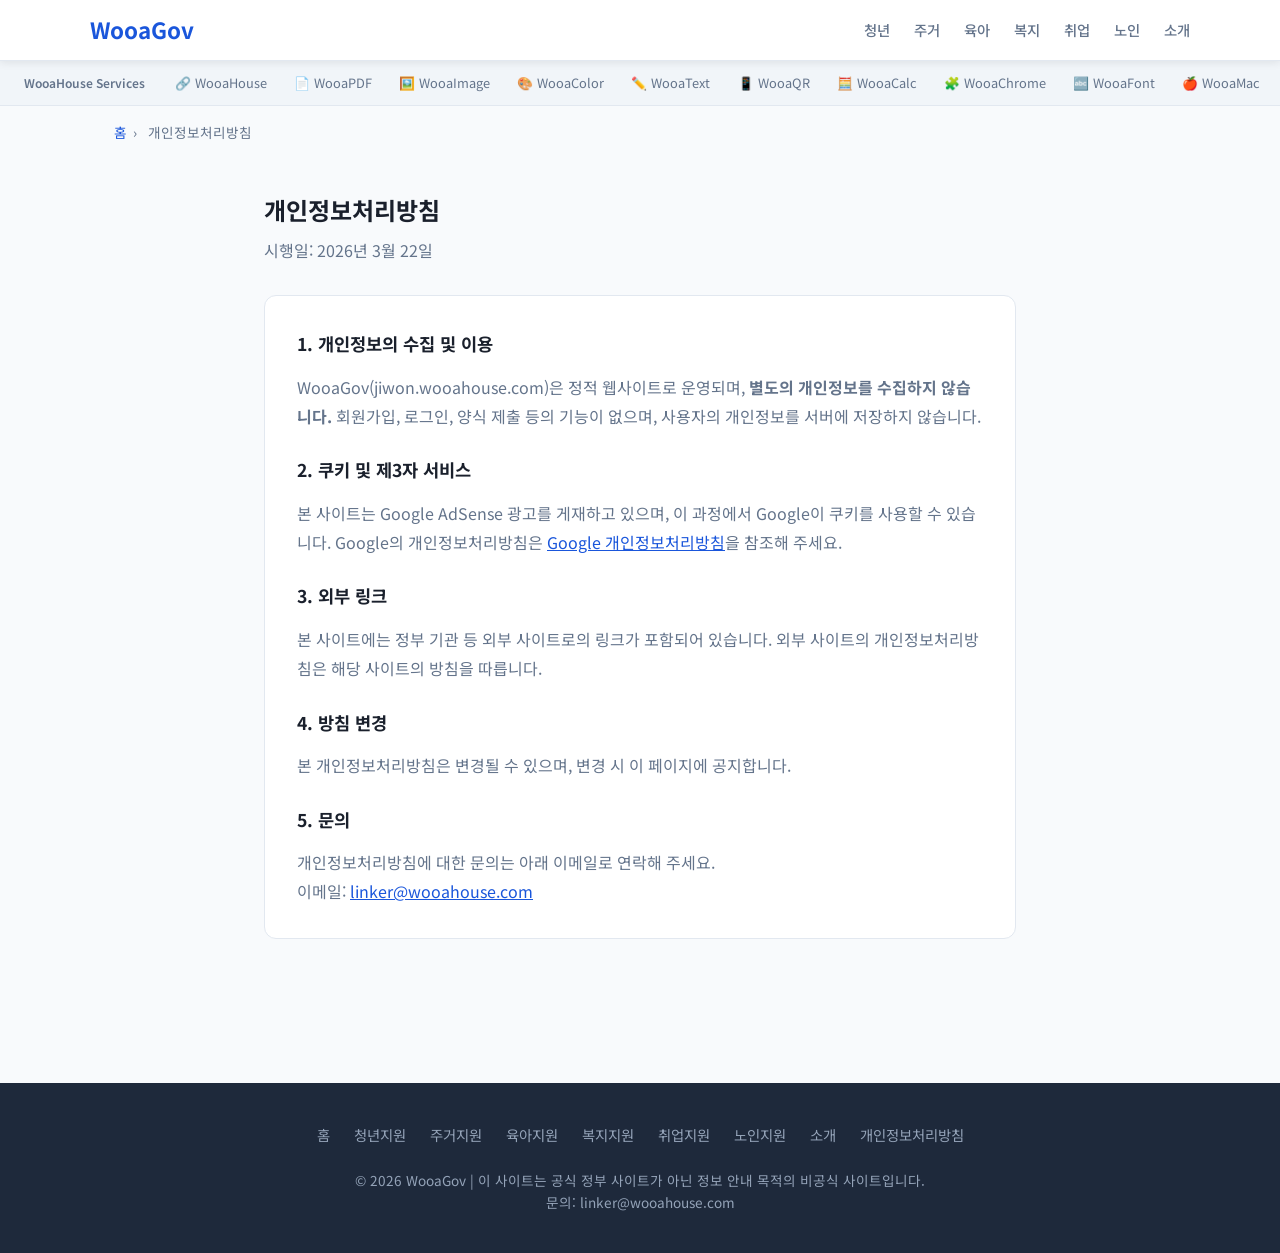
<file: privacy.html>
﻿<!DOCTYPE html>
<html lang="ko">
<head>
<meta charset="UTF-8">
<meta name="naver-site-verification" content="97f1bf2b89863c9335ed7400bf2bf22667f0dce0" />
<meta name="viewport" content="width=device-width, initial-scale=1.0">
<title>개인정보처리방침 | WooaGov</title>
<meta name="description" content="WooaGov 개인정보처리방침. 정적 웹사이트로 별도의 개인정보를 수집하지 않습니다.">
<meta name="keywords" content="개인정보처리방침, WooaGov, 개인정보보호">
<link rel="canonical" href="https://jiwon.wooahouse.com/privacy.html">
<meta property="og:title" content="개인정보처리방침 | WooaGov">
<meta property="og:description" content="WooaGov 개인정보처리방침.">
<meta property="og:type" content="website">
<meta property="og:url" content="https://jiwon.wooahouse.com/privacy.html">
<meta property="og:locale" content="ko_KR">
<link rel="stylesheet" href="css/style.css">
<link rel="preconnect" href="https://fonts.googleapis.com">
<link href="https://fonts.googleapis.com/css2?family=Noto+Sans+KR:wght@400;500;600;700;800&display=swap" rel="stylesheet">
<link rel="manifest" href="manifest.json">
<link rel="icon" href="icons/icon.svg" type="image/svg+xml">
<script type="application/ld+json">
{
  "@context": "https://schema.org",
  "@type": "BreadcrumbList",
  "itemListElement": [
    {"@type": "ListItem","position": 1,"name": "홈","item": "https://jiwon.wooahouse.com/"},
    {"@type": "ListItem","position": 2,"name": "개인정보처리방침","item": "https://jiwon.wooahouse.com/privacy.html"}
  ]
}
</script>
</head>
<body>
<header>
  <div class="header-inner">
    <a href="/" class="logo">WooaGov</a>
    <nav>
      <a href="youth.html">청년</a>
      <a href="housing.html">주거</a>
      <a href="childcare.html">육아</a>
      <a href="welfare.html">복지</a>
      <a href="employment.html">취업</a>
      <a href="elderly.html">노인</a>
      <a href="about.html">소개</a>
    </nav>
  </div>
</header>

<div class="our-sites-bar">
  <span class="our-sites-label">WooaHouse Services</span>
  <div class="our-sites-links">
    <a href="https://wooahouse.com/" target="_blank" rel="noopener">🔗 WooaHouse</a>
    <a href="https://pdfkit.wooahouse.com/" target="_blank" rel="noopener">📄 WooaPDF</a>
    <a href="https://imagekit.wooahouse.com/" target="_blank" rel="noopener">🖼️ WooaImage</a>
    <a href="https://colorkit.wooahouse.com/" target="_blank" rel="noopener">🎨 WooaColor</a>
    <a href="https://textkit.wooahouse.com/" target="_blank" rel="noopener">✏️ WooaText</a>
    <a href="https://qrkit.wooahouse.com/" target="_blank" rel="noopener">📱 WooaQR</a>
    <a href="https://calckit.wooahouse.com/" target="_blank" rel="noopener">🧮 WooaCalc</a>
    <a href="https://chromekit.wooahouse.com/" target="_blank" rel="noopener">🧩 WooaChrome</a>
    <a href="https://fontkit.wooahouse.com/" target="_blank" rel="noopener">🔤 WooaFont</a>
    <a href="https://mactools.wooahouse.com/" target="_blank" rel="noopener">🍎 WooaMac</a>
    <a href="https://pctools.wooahouse.com/" target="_blank" rel="noopener">🖥️ WooaPC</a>
    <a href="https://vskit.wooahouse.com/" target="_blank" rel="noopener">💻 WooaVS</a>
  </div>
</div>

<div class="breadcrumb"><a href="/">홈</a><span>›</span> 개인정보처리방침</div>

<div class="section" style="max-width:800px;">
  <h1 class="section-title">개인정보처리방침</h1>
  <p class="section-subtitle">시행일: 2026년 3월 22일</p>

  <div style="background:var(--white);border:1px solid var(--border);border-radius:var(--radius);padding:2rem;margin:2rem 0;line-height:1.8;color:var(--text-muted);">
    <h2 style="font-size:1.1rem;font-weight:700;color:var(--text);margin-bottom:0.8rem;">1. 개인정보의 수집 및 이용</h2>
    <p style="margin-bottom:1.5rem;">WooaGov(jiwon.wooahouse.com)은 정적 웹사이트로 운영되며, <strong>별도의 개인정보를 수집하지 않습니다.</strong> 회원가입, 로그인, 양식 제출 등의 기능이 없으며, 사용자의 개인정보를 서버에 저장하지 않습니다.</p>

    <h2 style="font-size:1.1rem;font-weight:700;color:var(--text);margin-bottom:0.8rem;">2. 쿠키 및 제3자 서비스</h2>
    <p style="margin-bottom:1.5rem;">본 사이트는 Google AdSense 광고를 게재하고 있으며, 이 과정에서 Google이 쿠키를 사용할 수 있습니다. Google의 개인정보처리방침은 <a href="https://policies.google.com/privacy" target="_blank" rel="noopener" style="color:var(--primary);">Google 개인정보처리방침</a>을 참조해 주세요.</p>

    <h2 style="font-size:1.1rem;font-weight:700;color:var(--text);margin-bottom:0.8rem;">3. 외부 링크</h2>
    <p style="margin-bottom:1.5rem;">본 사이트에는 정부 기관 등 외부 사이트로의 링크가 포함되어 있습니다. 외부 사이트의 개인정보처리방침은 해당 사이트의 방침을 따릅니다.</p>

    <h2 style="font-size:1.1rem;font-weight:700;color:var(--text);margin-bottom:0.8rem;">4. 방침 변경</h2>
    <p style="margin-bottom:1.5rem;">본 개인정보처리방침은 변경될 수 있으며, 변경 시 이 페이지에 공지합니다.</p>

    <h2 style="font-size:1.1rem;font-weight:700;color:var(--text);margin-bottom:0.8rem;">5. 문의</h2>
    <p>개인정보처리방침에 대한 문의는 아래 이메일로 연락해 주세요.<br>
    이메일: <a href="mailto:linker@wooahouse.com" style="color:var(--primary);">linker@wooahouse.com</a></p>
  </div>
</div>

<footer>
  <div class="footer-links">
    <a href="/">홈</a>
    <a href="youth.html">청년지원</a>
    <a href="housing.html">주거지원</a>
    <a href="childcare.html">육아지원</a>
    <a href="welfare.html">복지지원</a>
    <a href="employment.html">취업지원</a>
    <a href="elderly.html">노인지원</a>
    <a href="about.html">소개</a>
    <a href="privacy.html">개인정보처리방침</a>
  </div>
  <p class="footer-copy">&copy; 2026 WooaGov | 이 사이트는 공식 정부 사이트가 아닌 정보 안내 목적의 비공식 사이트입니다.<br>
  문의: <a href="mailto:linker@wooahouse.com">linker@wooahouse.com</a></p>
</footer>
<script src="js/pwa-install.js"></script>
</body>
</html>
</file>
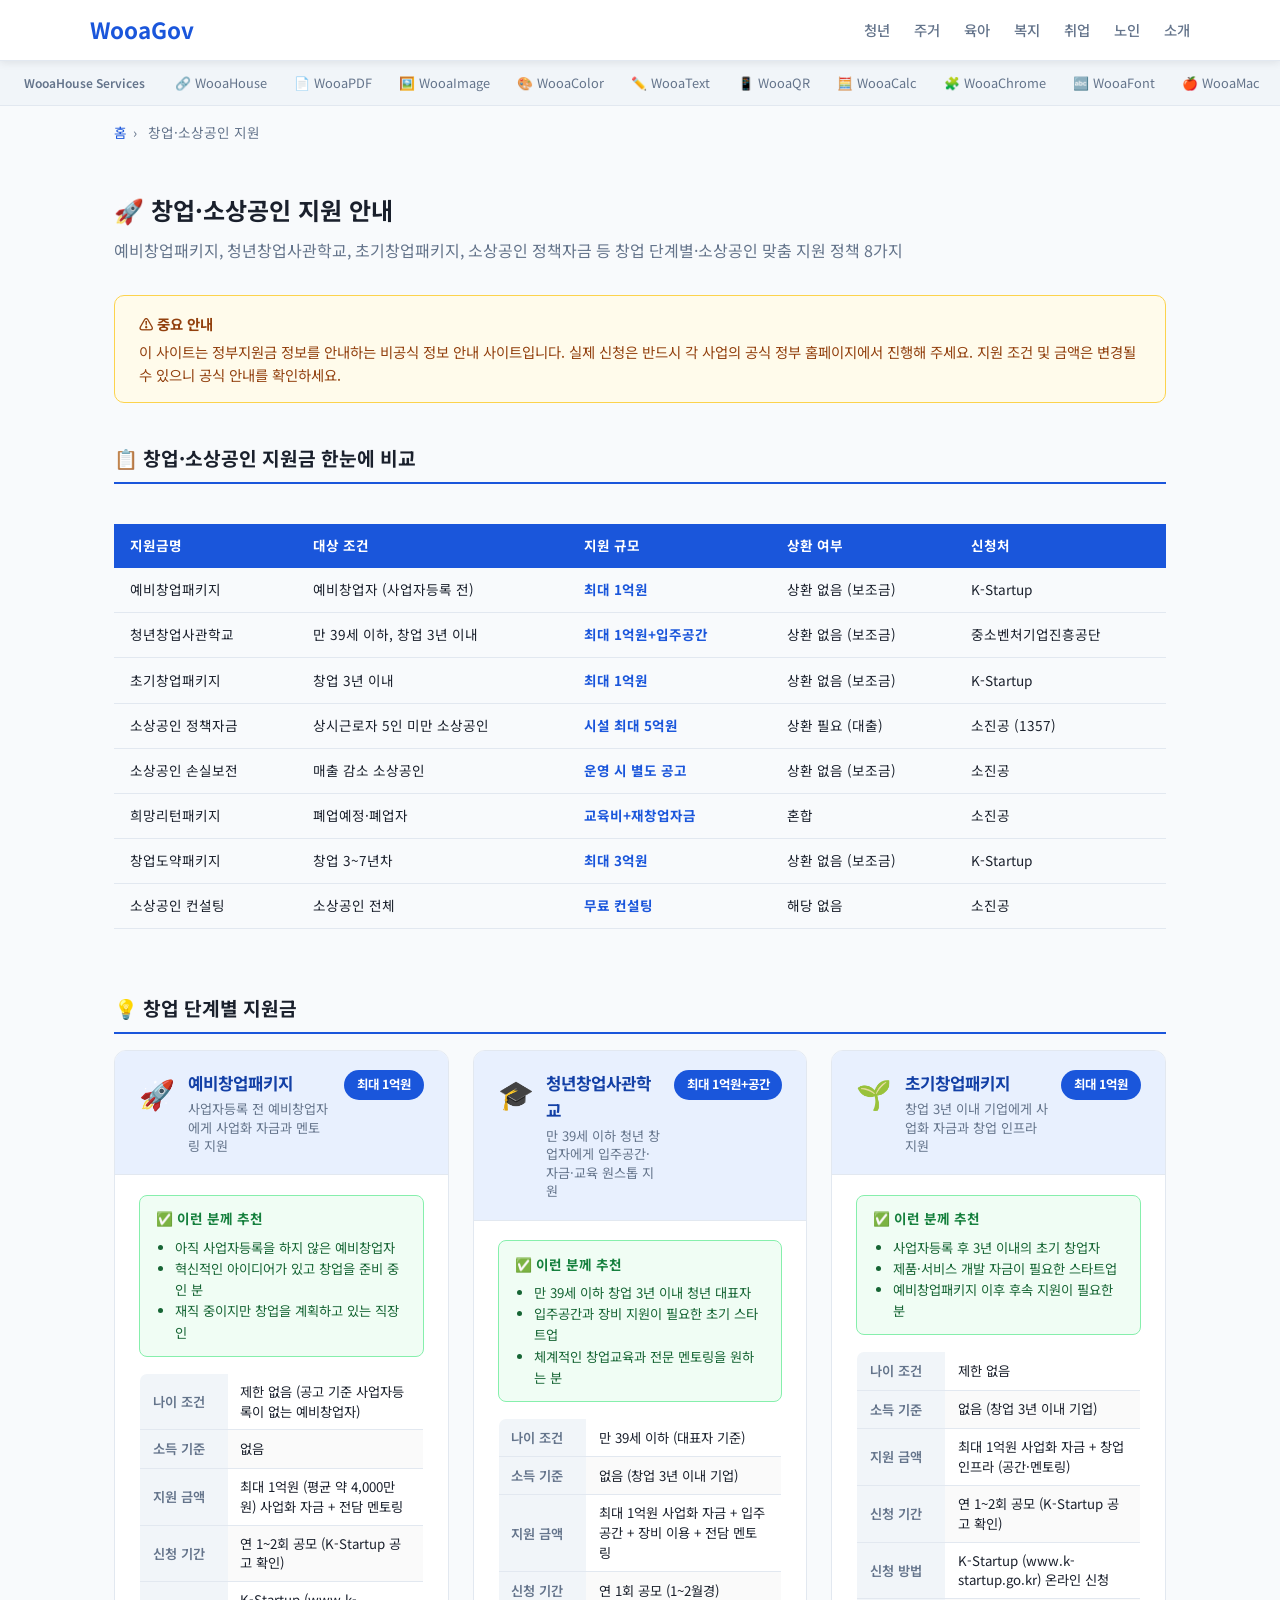
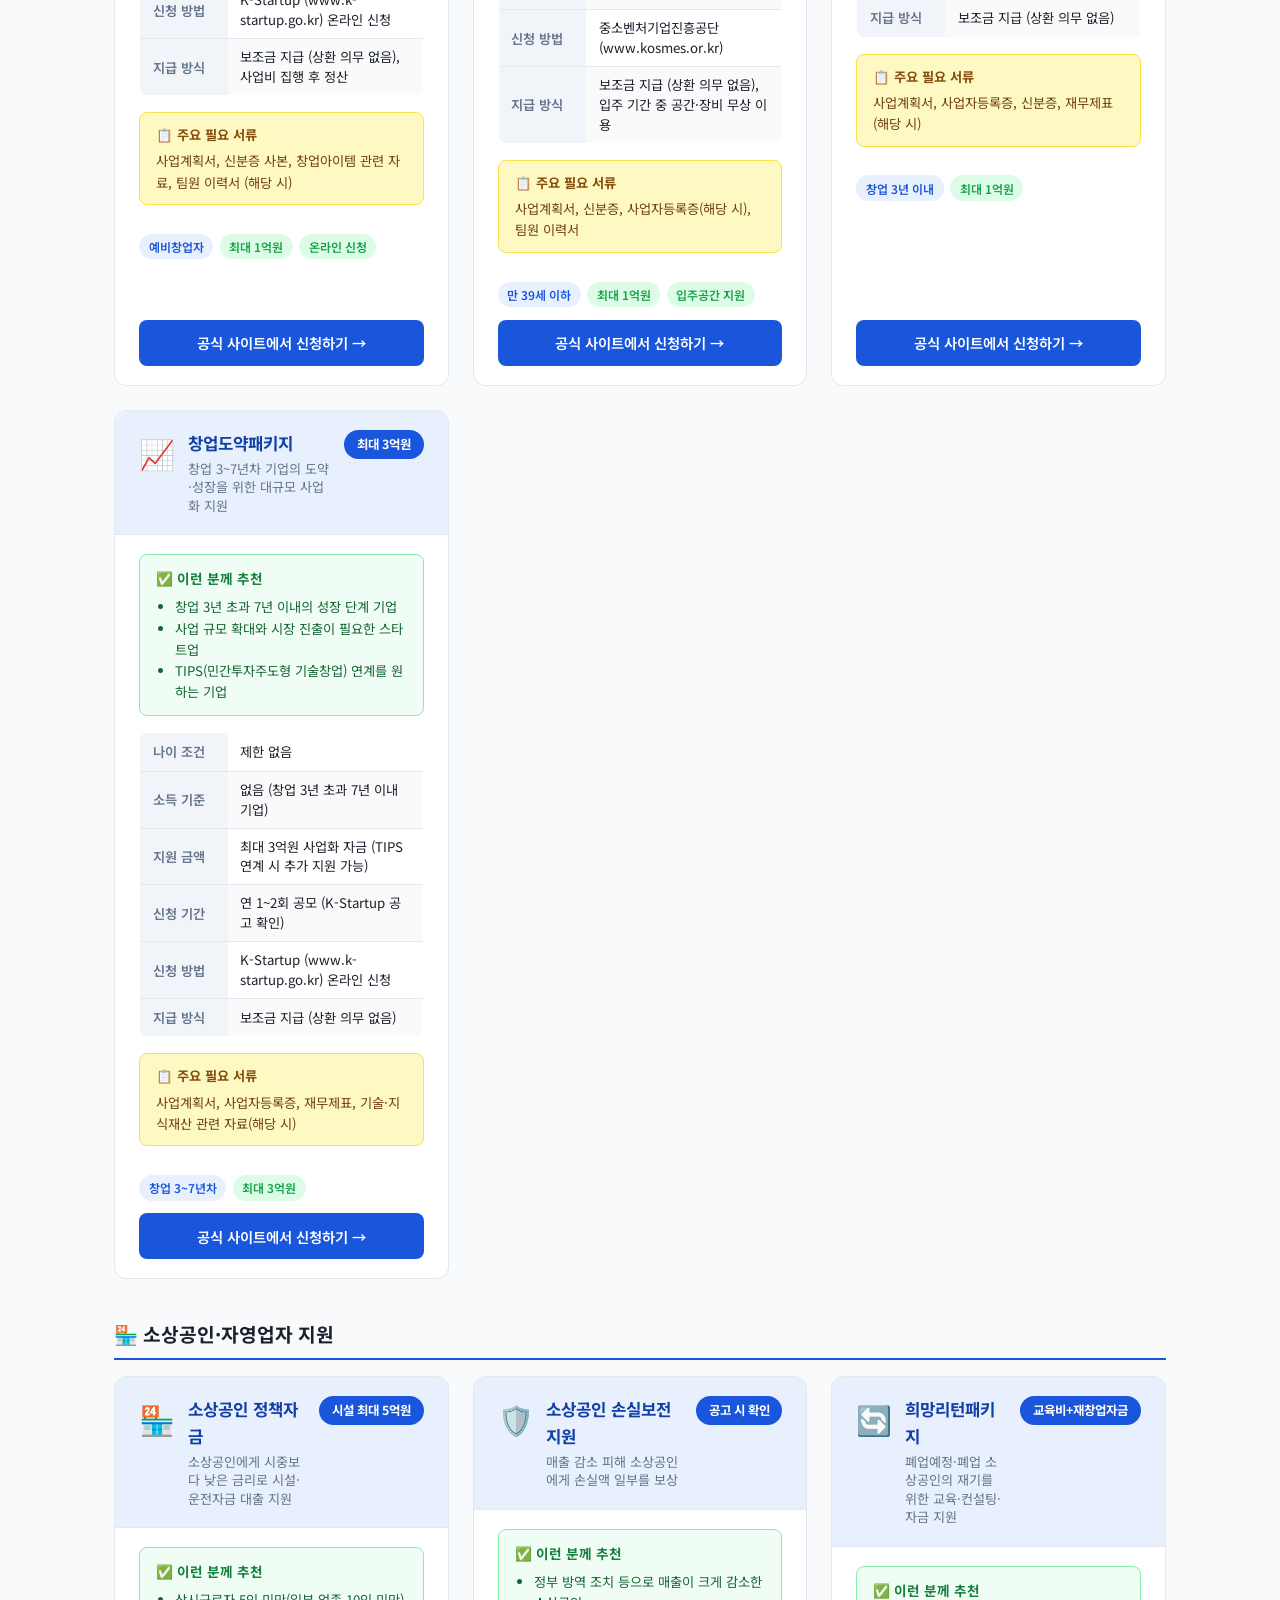
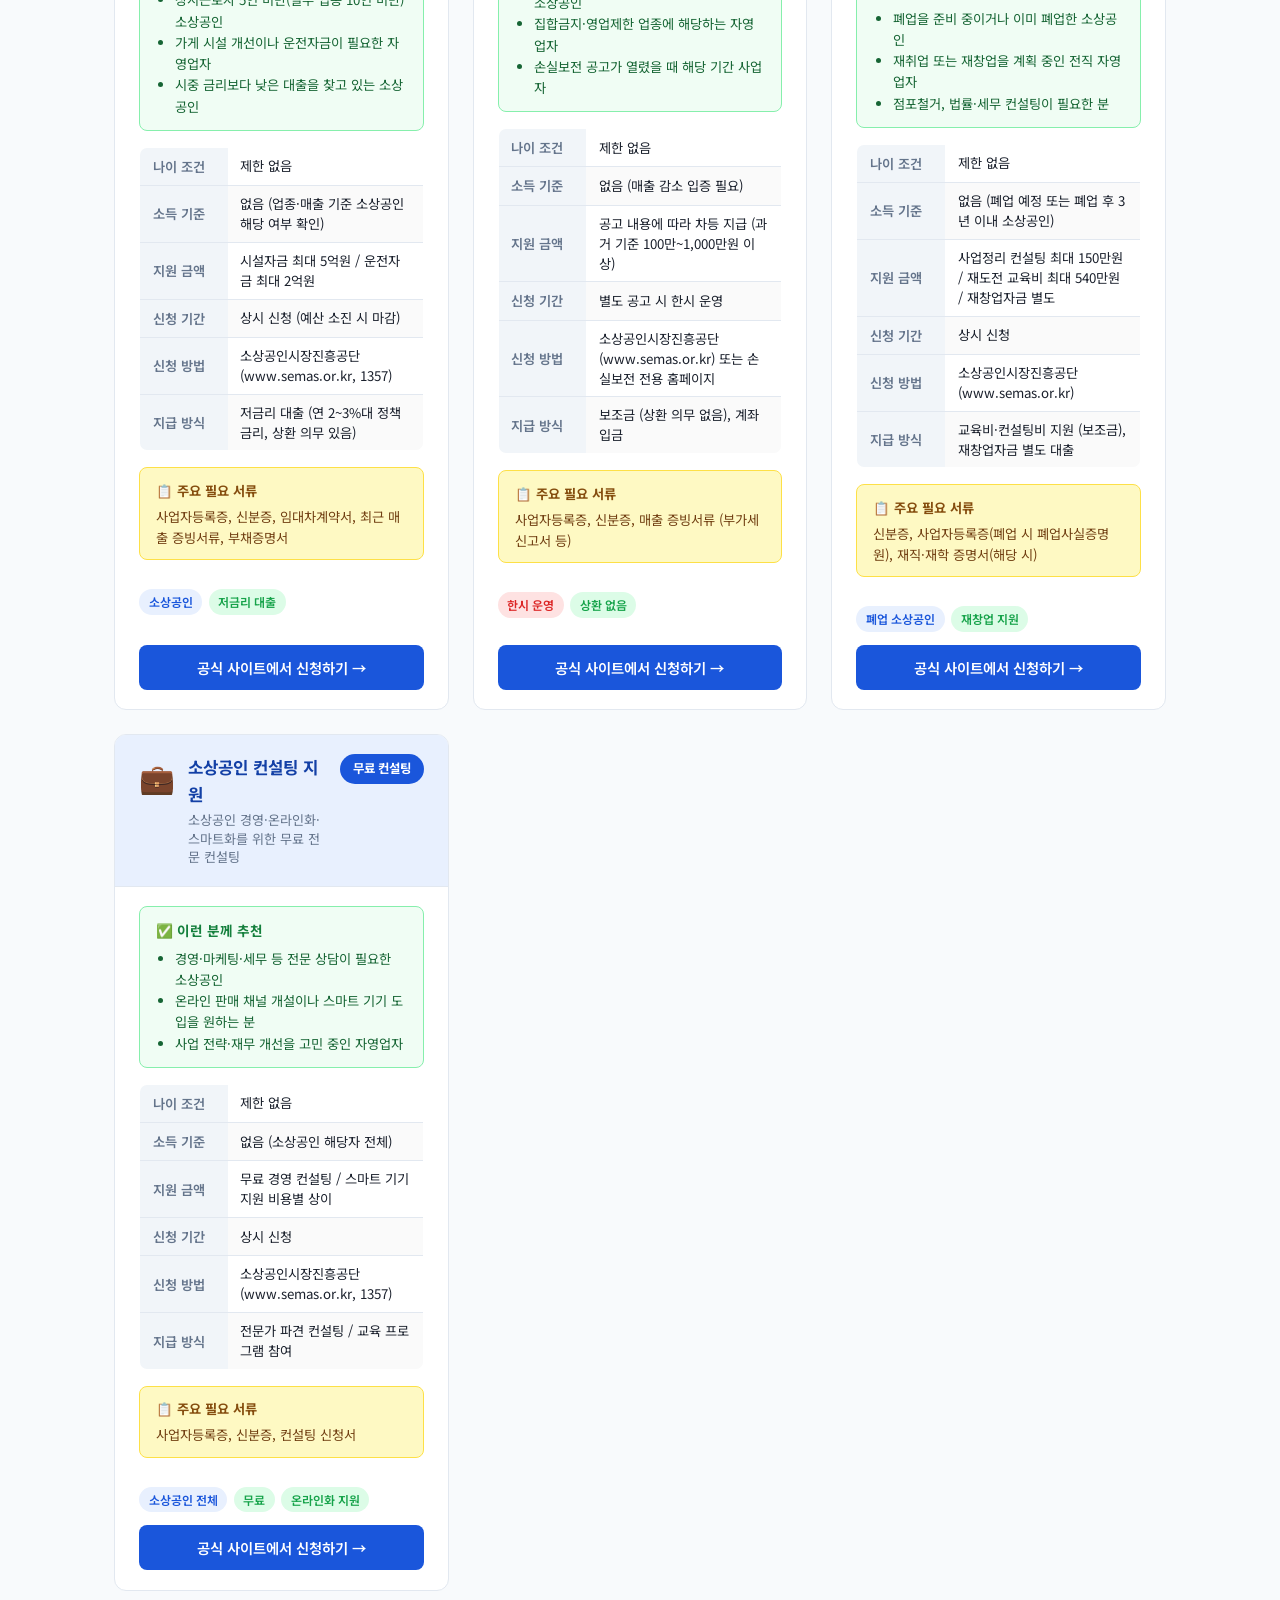
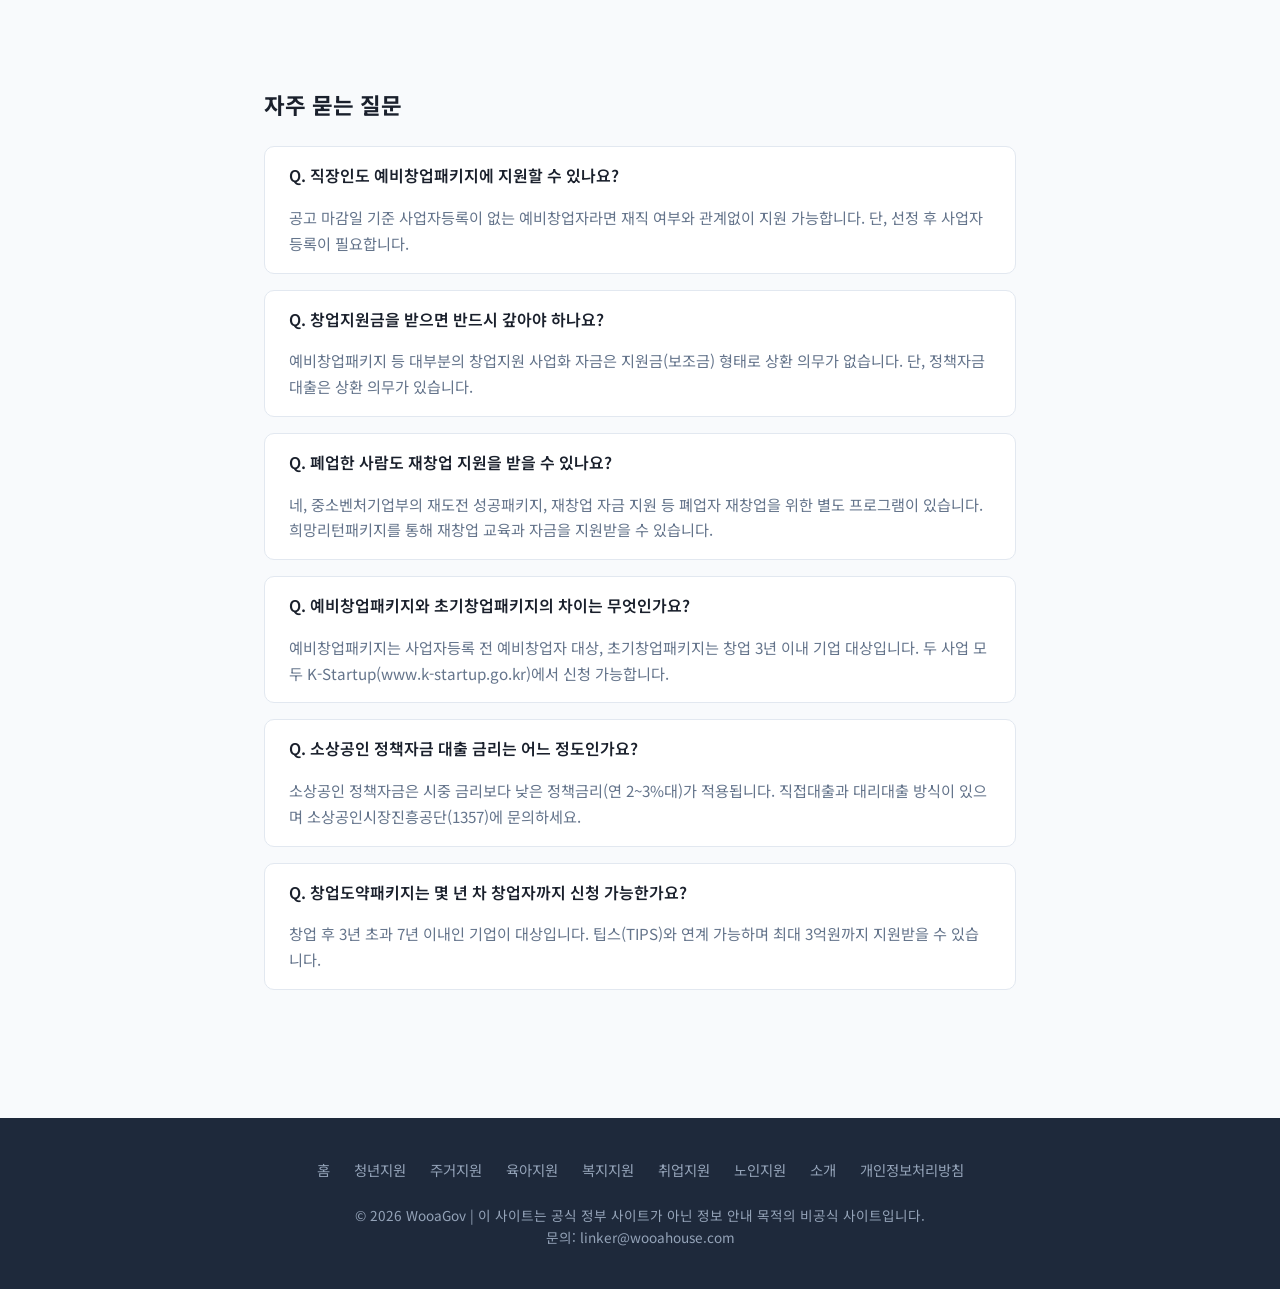
<file: startup.html>
﻿<!DOCTYPE html>
<html lang="ko">
<head>
<meta charset="UTF-8">
<meta name="naver-site-verification" content="97f1bf2b89863c9335ed7400bf2bf22667f0dce0" />
<meta name="viewport" content="width=device-width, initial-scale=1.0">
<title>창업지원금 신청 방법 — 2026년 예비창업패키지·소상공인 지원 총정리 | WooaGov</title>
<meta name="description" content="2026년 창업지원금 총정리. 예비창업패키지(최대 1억원), 청년창업사관학교, 초기창업패키지, 소상공인 정책자금, 희망리턴패키지, 창업도약패키지 신청 자격과 방법 안내.">
<meta name="keywords" content="창업지원금, 예비창업패키지, 청년창업사관학교, 초기창업패키지, 소상공인지원, 창업자금, 정부창업지원, 희망리턴패키지, 창업도약패키지, 소상공인정책자금">
<link rel="canonical" href="https://jiwon.wooahouse.com/startup.html">
<meta property="og:title" content="창업지원금 신청 방법 — 2026년 예비창업패키지·소상공인 지원 총정리 | WooaGov">
<meta property="og:description" content="2026년 창업지원금 총정리. 예비창업패키지, 청년창업사관학교, 소상공인 정책자금, 희망리턴패키지 등 8가지 지원 안내.">
<meta property="og:type" content="website">
<meta property="og:url" content="https://jiwon.wooahouse.com/startup.html">
<meta property="og:locale" content="ko_KR">
<link rel="stylesheet" href="css/style.css">
<link rel="preconnect" href="https://fonts.googleapis.com">
<link href="https://fonts.googleapis.com/css2?family=Noto+Sans+KR:wght@400;500;600;700;800&display=swap" rel="stylesheet">
<link rel="manifest" href="manifest.json">
<link rel="icon" href="icons/icon.svg" type="image/svg+xml">
<script type="application/ld+json">
{
  "@context": "https://schema.org",
  "@type": "WebApplication",
  "name": "창업·소상공인 지원 안내 — WooaGov",
  "url": "https://jiwon.wooahouse.com/startup.html",
  "description": "2026년 예비창업패키지, 청년창업사관학교, 초기창업패키지, 소상공인 정책자금, 희망리턴패키지, 창업도약패키지 안내.",
  "applicationCategory": "GovernmentService",
  "operatingSystem": "Web"
}
</script>
<script type="application/ld+json">
{
  "@context": "https://schema.org",
  "@type": "FAQPage",
  "mainEntity": [
    {"@type": "Question","name": "직장인도 예비창업패키지에 지원할 수 있나요?","acceptedAnswer": {"@type": "Answer","text": "공고 마감일 기준 사업자등록이 없는 예비창업자라면 재직 여부와 관계없이 지원 가능합니다. 단, 선정 후 사업자등록이 필요합니다."}},
    {"@type": "Question","name": "창업지원금을 받으면 반드시 갚아야 하나요?","acceptedAnswer": {"@type": "Answer","text": "예비창업패키지 등 대부분의 창업지원 사업화 자금은 지원금(보조금) 형태로 상환 의무가 없습니다. 단, 정책자금 대출은 상환 의무가 있습니다."}},
    {"@type": "Question","name": "폐업한 사람도 재창업 지원을 받을 수 있나요?","acceptedAnswer": {"@type": "Answer","text": "네, 중소벤처기업부의 재도전 성공패키지, 재창업 자금 지원 등 폐업자 재창업을 위한 별도 프로그램이 있습니다. 희망리턴패키지를 통해 재창업 교육과 자금을 지원받을 수 있습니다."}},
    {"@type": "Question","name": "예비창업패키지와 초기창업패키지의 차이는 무엇인가요?","acceptedAnswer": {"@type": "Answer","text": "예비창업패키지는 사업자등록 전 예비창업자 대상, 초기창업패키지는 창업 3년 이내 기업 대상입니다. 두 사업 모두 K-Startup(www.k-startup.go.kr)에서 신청 가능합니다."}},
    {"@type": "Question","name": "소상공인 정책자금 대출 금리는 어느 정도인가요?","acceptedAnswer": {"@type": "Answer","text": "소상공인 정책자금은 시중 금리보다 낮은 정책금리(연 2~3%대)가 적용됩니다. 직접대출과 대리대출 방식이 있으며 소상공인시장진흥공단(1357)에 문의하세요."}},
    {"@type": "Question","name": "창업도약패키지는 몇 년 차 창업자까지 신청 가능한가요?","acceptedAnswer": {"@type": "Answer","text": "창업 후 3년 초과 7년 이내인 기업이 대상입니다. 팁스(TIPS)와 연계 가능하며 최대 3억원까지 지원받을 수 있습니다."}}
  ]
}
</script>
<script type="application/ld+json">
{
  "@context": "https://schema.org",
  "@type": "BreadcrumbList",
  "itemListElement": [
    {"@type": "ListItem","position": 1,"name": "홈","item": "https://jiwon.wooahouse.com/"},
    {"@type": "ListItem","position": 2,"name": "창업·소상공인 지원","item": "https://jiwon.wooahouse.com/startup.html"}
  ]
}
</script>
</head>
<body>
<header>
  <div class="header-inner">
    <a href="/" class="logo">WooaGov</a>
    <nav>
      <a href="youth.html">청년</a>
      <a href="housing.html">주거</a>
      <a href="childcare.html">육아</a>
      <a href="welfare.html">복지</a>
      <a href="employment.html">취업</a>
      <a href="elderly.html">노인</a>
      <a href="about.html">소개</a>
    </nav>
  </div>
</header>

<div class="our-sites-bar">
  <span class="our-sites-label">WooaHouse Services</span>
  <div class="our-sites-links">
    <a href="https://wooahouse.com/" target="_blank" rel="noopener">🔗 WooaHouse</a>
    <a href="https://pdfkit.wooahouse.com/" target="_blank" rel="noopener">📄 WooaPDF</a>
    <a href="https://imagekit.wooahouse.com/" target="_blank" rel="noopener">🖼️ WooaImage</a>
    <a href="https://colorkit.wooahouse.com/" target="_blank" rel="noopener">🎨 WooaColor</a>
    <a href="https://textkit.wooahouse.com/" target="_blank" rel="noopener">✏️ WooaText</a>
    <a href="https://qrkit.wooahouse.com/" target="_blank" rel="noopener">📱 WooaQR</a>
    <a href="https://calckit.wooahouse.com/" target="_blank" rel="noopener">🧮 WooaCalc</a>
    <a href="https://chromekit.wooahouse.com/" target="_blank" rel="noopener">🧩 WooaChrome</a>
    <a href="https://fontkit.wooahouse.com/" target="_blank" rel="noopener">🔤 WooaFont</a>
    <a href="https://mactools.wooahouse.com/" target="_blank" rel="noopener">🍎 WooaMac</a>
    <a href="https://pctools.wooahouse.com/" target="_blank" rel="noopener">🖥️ WooaPC</a>
    <a href="https://vskit.wooahouse.com/" target="_blank" rel="noopener">💻 WooaVS</a>
  </div>
</div>

<div class="breadcrumb"><a href="/">홈</a><span>›</span> 창업·소상공인 지원</div>

<div class="section">
  <h1 class="section-title">🚀 창업·소상공인 지원 안내</h1>
  <p class="section-subtitle">예비창업패키지, 청년창업사관학교, 초기창업패키지, 소상공인 정책자금 등 창업 단계별·소상공인 맞춤 지원 정책 8가지</p>

  <div class="notice-box">
    <strong>⚠️ 중요 안내</strong>
    이 사이트는 정부지원금 정보를 안내하는 비공식 정보 안내 사이트입니다. 실제 신청은 반드시 각 사업의 공식 정부 홈페이지에서 진행해 주세요. 지원 조건 및 금액은 변경될 수 있으니 공식 안내를 확인하세요.
  </div>

  <h2 class="sub-section-title">📋 창업·소상공인 지원금 한눈에 비교</h2>
  <div style="overflow-x:auto;">
  <table class="compare-table">
    <thead><tr><th>지원금명</th><th>대상 조건</th><th>지원 규모</th><th>상환 여부</th><th>신청처</th></tr></thead>
    <tbody>
      <tr><td>예비창업패키지</td><td>예비창업자 (사업자등록 전)</td><td class="highlight">최대 1억원</td><td>상환 없음 (보조금)</td><td>K-Startup</td></tr>
      <tr><td>청년창업사관학교</td><td>만 39세 이하, 창업 3년 이내</td><td class="highlight">최대 1억원+입주공간</td><td>상환 없음 (보조금)</td><td>중소벤처기업진흥공단</td></tr>
      <tr><td>초기창업패키지</td><td>창업 3년 이내</td><td class="highlight">최대 1억원</td><td>상환 없음 (보조금)</td><td>K-Startup</td></tr>
      <tr><td>소상공인 정책자금</td><td>상시근로자 5인 미만 소상공인</td><td class="highlight">시설 최대 5억원</td><td>상환 필요 (대출)</td><td>소진공 (1357)</td></tr>
      <tr><td>소상공인 손실보전</td><td>매출 감소 소상공인</td><td class="highlight">운영 시 별도 공고</td><td>상환 없음 (보조금)</td><td>소진공</td></tr>
      <tr><td>희망리턴패키지</td><td>폐업예정·폐업자</td><td class="highlight">교육비+재창업자금</td><td>혼합</td><td>소진공</td></tr>
      <tr><td>창업도약패키지</td><td>창업 3~7년차</td><td class="highlight">최대 3억원</td><td>상환 없음 (보조금)</td><td>K-Startup</td></tr>
      <tr><td>소상공인 컨설팅</td><td>소상공인 전체</td><td class="highlight">무료 컨설팅</td><td>해당 없음</td><td>소진공</td></tr>
    </tbody>
  </table>
  </div>

  <h2 class="sub-section-title">💡 창업 단계별 지원금</h2>
  <div class="support-grid">

    <!-- 1. 예비창업패키지 -->
    <div class="support-card">
      <div class="support-card-header">
        <span style="font-size:1.8rem">🚀</span>
        <div class="support-card-header-info">
          <h3>예비창업패키지</h3>
          <p class="card-summary">사업자등록 전 예비창업자에게 사업화 자금과 멘토링 지원</p>
        </div>
        <div class="amount-badge">최대 1억원</div>
      </div>
      <div class="support-card-body">
        <div class="recommend-box">
          <strong>✅ 이런 분께 추천</strong>
          <ul>
            <li>아직 사업자등록을 하지 않은 예비창업자</li>
            <li>혁신적인 아이디어가 있고 창업을 준비 중인 분</li>
            <li>재직 중이지만 창업을 계획하고 있는 직장인</li>
          </ul>
        </div>
        <table class="eligibility-table">
          <tr><th>나이 조건</th><td>제한 없음 (공고 기준 사업자등록이 없는 예비창업자)</td></tr>
          <tr><th>소득 기준</th><td>없음</td></tr>
          <tr><th>지원 금액</th><td>최대 1억원 (평균 약 4,000만원) 사업화 자금 + 전담 멘토링</td></tr>
          <tr><th>신청 기간</th><td>연 1~2회 공모 (K-Startup 공고 확인)</td></tr>
          <tr><th>신청 방법</th><td>K-Startup (www.k-startup.go.kr) 온라인 신청</td></tr>
          <tr><th>지급 방식</th><td>보조금 지급 (상환 의무 없음), 사업비 집행 후 정산</td></tr>
        </table>
        <div class="docs-box">
          <strong>📋 주요 필요 서류</strong>
          <span>사업계획서, 신분증 사본, 창업아이템 관련 자료, 팀원 이력서 (해당 시)</span>
        </div>
        <div class="card-tags">
          <span class="tag">예비창업자</span>
          <span class="tag green">최대 1억원</span>
          <span class="tag green">온라인 신청</span>
        </div>
        <a href="https://www.k-startup.go.kr" target="_blank" rel="noopener" class="apply-btn">공식 사이트에서 신청하기 →</a>
      </div>
    </div>

    <!-- 2. 청년창업사관학교 -->
    <div class="support-card">
      <div class="support-card-header">
        <span style="font-size:1.8rem">🎓</span>
        <div class="support-card-header-info">
          <h3>청년창업사관학교</h3>
          <p class="card-summary">만 39세 이하 청년 창업자에게 입주공간·자금·교육 원스톱 지원</p>
        </div>
        <div class="amount-badge">최대 1억원+공간</div>
      </div>
      <div class="support-card-body">
        <div class="recommend-box">
          <strong>✅ 이런 분께 추천</strong>
          <ul>
            <li>만 39세 이하 창업 3년 이내 청년 대표자</li>
            <li>입주공간과 장비 지원이 필요한 초기 스타트업</li>
            <li>체계적인 창업교육과 전문 멘토링을 원하는 분</li>
          </ul>
        </div>
        <table class="eligibility-table">
          <tr><th>나이 조건</th><td>만 39세 이하 (대표자 기준)</td></tr>
          <tr><th>소득 기준</th><td>없음 (창업 3년 이내 기업)</td></tr>
          <tr><th>지원 금액</th><td>최대 1억원 사업화 자금 + 입주 공간 + 장비 이용 + 전담 멘토링</td></tr>
          <tr><th>신청 기간</th><td>연 1회 공모 (1~2월경)</td></tr>
          <tr><th>신청 방법</th><td>중소벤처기업진흥공단 (www.kosmes.or.kr)</td></tr>
          <tr><th>지급 방식</th><td>보조금 지급 (상환 의무 없음), 입주 기간 중 공간·장비 무상 이용</td></tr>
        </table>
        <div class="docs-box">
          <strong>📋 주요 필요 서류</strong>
          <span>사업계획서, 신분증, 사업자등록증(해당 시), 팀원 이력서</span>
        </div>
        <div class="card-tags">
          <span class="tag">만 39세 이하</span>
          <span class="tag green">최대 1억원</span>
          <span class="tag green">입주공간 지원</span>
        </div>
        <a href="https://www.kosmes.or.kr" target="_blank" rel="noopener" class="apply-btn">공식 사이트에서 신청하기 →</a>
      </div>
    </div>

    <!-- 3. 초기창업패키지 -->
    <div class="support-card">
      <div class="support-card-header">
        <span style="font-size:1.8rem">🌱</span>
        <div class="support-card-header-info">
          <h3>초기창업패키지</h3>
          <p class="card-summary">창업 3년 이내 기업에게 사업화 자금과 창업 인프라 지원</p>
        </div>
        <div class="amount-badge">최대 1억원</div>
      </div>
      <div class="support-card-body">
        <div class="recommend-box">
          <strong>✅ 이런 분께 추천</strong>
          <ul>
            <li>사업자등록 후 3년 이내의 초기 창업자</li>
            <li>제품·서비스 개발 자금이 필요한 스타트업</li>
            <li>예비창업패키지 이후 후속 지원이 필요한 분</li>
          </ul>
        </div>
        <table class="eligibility-table">
          <tr><th>나이 조건</th><td>제한 없음</td></tr>
          <tr><th>소득 기준</th><td>없음 (창업 3년 이내 기업)</td></tr>
          <tr><th>지원 금액</th><td>최대 1억원 사업화 자금 + 창업 인프라 (공간·멘토링)</td></tr>
          <tr><th>신청 기간</th><td>연 1~2회 공모 (K-Startup 공고 확인)</td></tr>
          <tr><th>신청 방법</th><td>K-Startup (www.k-startup.go.kr) 온라인 신청</td></tr>
          <tr><th>지급 방식</th><td>보조금 지급 (상환 의무 없음)</td></tr>
        </table>
        <div class="docs-box">
          <strong>📋 주요 필요 서류</strong>
          <span>사업계획서, 사업자등록증, 신분증, 재무제표(해당 시)</span>
        </div>
        <div class="card-tags">
          <span class="tag">창업 3년 이내</span>
          <span class="tag green">최대 1억원</span>
        </div>
        <a href="https://www.k-startup.go.kr" target="_blank" rel="noopener" class="apply-btn">공식 사이트에서 신청하기 →</a>
      </div>
    </div>

    <!-- 4. 창업도약패키지 -->
    <div class="support-card">
      <div class="support-card-header">
        <span style="font-size:1.8rem">📈</span>
        <div class="support-card-header-info">
          <h3>창업도약패키지</h3>
          <p class="card-summary">창업 3~7년차 기업의 도약·성장을 위한 대규모 사업화 지원</p>
        </div>
        <div class="amount-badge">최대 3억원</div>
      </div>
      <div class="support-card-body">
        <div class="recommend-box">
          <strong>✅ 이런 분께 추천</strong>
          <ul>
            <li>창업 3년 초과 7년 이내의 성장 단계 기업</li>
            <li>사업 규모 확대와 시장 진출이 필요한 스타트업</li>
            <li>TIPS(민간투자주도형 기술창업) 연계를 원하는 기업</li>
          </ul>
        </div>
        <table class="eligibility-table">
          <tr><th>나이 조건</th><td>제한 없음</td></tr>
          <tr><th>소득 기준</th><td>없음 (창업 3년 초과 7년 이내 기업)</td></tr>
          <tr><th>지원 금액</th><td>최대 3억원 사업화 자금 (TIPS 연계 시 추가 지원 가능)</td></tr>
          <tr><th>신청 기간</th><td>연 1~2회 공모 (K-Startup 공고 확인)</td></tr>
          <tr><th>신청 방법</th><td>K-Startup (www.k-startup.go.kr) 온라인 신청</td></tr>
          <tr><th>지급 방식</th><td>보조금 지급 (상환 의무 없음)</td></tr>
        </table>
        <div class="docs-box">
          <strong>📋 주요 필요 서류</strong>
          <span>사업계획서, 사업자등록증, 재무제표, 기술·지식재산 관련 자료(해당 시)</span>
        </div>
        <div class="card-tags">
          <span class="tag">창업 3~7년차</span>
          <span class="tag green">최대 3억원</span>
        </div>
        <a href="https://www.k-startup.go.kr" target="_blank" rel="noopener" class="apply-btn">공식 사이트에서 신청하기 →</a>
      </div>
    </div>

  </div>

  <h2 class="sub-section-title">🏪 소상공인·자영업자 지원</h2>
  <div class="support-grid">

    <!-- 5. 소상공인 정책자금 -->
    <div class="support-card">
      <div class="support-card-header">
        <span style="font-size:1.8rem">🏪</span>
        <div class="support-card-header-info">
          <h3>소상공인 정책자금</h3>
          <p class="card-summary">소상공인에게 시중보다 낮은 금리로 시설·운전자금 대출 지원</p>
        </div>
        <div class="amount-badge">시설 최대 5억원</div>
      </div>
      <div class="support-card-body">
        <div class="recommend-box">
          <strong>✅ 이런 분께 추천</strong>
          <ul>
            <li>상시근로자 5인 미만(일부 업종 10인 미만) 소상공인</li>
            <li>가게 시설 개선이나 운전자금이 필요한 자영업자</li>
            <li>시중 금리보다 낮은 대출을 찾고 있는 소상공인</li>
          </ul>
        </div>
        <table class="eligibility-table">
          <tr><th>나이 조건</th><td>제한 없음</td></tr>
          <tr><th>소득 기준</th><td>없음 (업종·매출 기준 소상공인 해당 여부 확인)</td></tr>
          <tr><th>지원 금액</th><td>시설자금 최대 5억원 / 운전자금 최대 2억원</td></tr>
          <tr><th>신청 기간</th><td>상시 신청 (예산 소진 시 마감)</td></tr>
          <tr><th>신청 방법</th><td>소상공인시장진흥공단 (www.semas.or.kr, 1357)</td></tr>
          <tr><th>지급 방식</th><td>저금리 대출 (연 2~3%대 정책금리, 상환 의무 있음)</td></tr>
        </table>
        <div class="docs-box">
          <strong>📋 주요 필요 서류</strong>
          <span>사업자등록증, 신분증, 임대차계약서, 최근 매출 증빙서류, 부채증명서</span>
        </div>
        <div class="card-tags">
          <span class="tag">소상공인</span>
          <span class="tag green">저금리 대출</span>
        </div>
        <a href="https://www.semas.or.kr" target="_blank" rel="noopener" class="apply-btn">공식 사이트에서 신청하기 →</a>
      </div>
    </div>

    <!-- 6. 소상공인 손실보전 -->
    <div class="support-card">
      <div class="support-card-header">
        <span style="font-size:1.8rem">🛡️</span>
        <div class="support-card-header-info">
          <h3>소상공인 손실보전지원</h3>
          <p class="card-summary">매출 감소 피해 소상공인에게 손실액 일부를 보상</p>
        </div>
        <div class="amount-badge">공고 시 확인</div>
      </div>
      <div class="support-card-body">
        <div class="recommend-box">
          <strong>✅ 이런 분께 추천</strong>
          <ul>
            <li>정부 방역 조치 등으로 매출이 크게 감소한 소상공인</li>
            <li>집합금지·영업제한 업종에 해당하는 자영업자</li>
            <li>손실보전 공고가 열렸을 때 해당 기간 사업자</li>
          </ul>
        </div>
        <table class="eligibility-table">
          <tr><th>나이 조건</th><td>제한 없음</td></tr>
          <tr><th>소득 기준</th><td>없음 (매출 감소 입증 필요)</td></tr>
          <tr><th>지원 금액</th><td>공고 내용에 따라 차등 지급 (과거 기준 100만~1,000만원 이상)</td></tr>
          <tr><th>신청 기간</th><td>별도 공고 시 한시 운영</td></tr>
          <tr><th>신청 방법</th><td>소상공인시장진흥공단 (www.semas.or.kr) 또는 손실보전 전용 홈페이지</td></tr>
          <tr><th>지급 방식</th><td>보조금 (상환 의무 없음), 계좌 입금</td></tr>
        </table>
        <div class="docs-box">
          <strong>📋 주요 필요 서류</strong>
          <span>사업자등록증, 신분증, 매출 증빙서류 (부가세 신고서 등)</span>
        </div>
        <div class="card-tags">
          <span class="tag red">한시 운영</span>
          <span class="tag green">상환 없음</span>
        </div>
        <a href="https://www.semas.or.kr" target="_blank" rel="noopener" class="apply-btn">공식 사이트에서 신청하기 →</a>
      </div>
    </div>

    <!-- 7. 희망리턴패키지 -->
    <div class="support-card">
      <div class="support-card-header">
        <span style="font-size:1.8rem">🔄</span>
        <div class="support-card-header-info">
          <h3>희망리턴패키지</h3>
          <p class="card-summary">폐업예정·폐업 소상공인의 재기를 위한 교육·컨설팅·자금 지원</p>
        </div>
        <div class="amount-badge">교육비+재창업자금</div>
      </div>
      <div class="support-card-body">
        <div class="recommend-box">
          <strong>✅ 이런 분께 추천</strong>
          <ul>
            <li>폐업을 준비 중이거나 이미 폐업한 소상공인</li>
            <li>재취업 또는 재창업을 계획 중인 전직 자영업자</li>
            <li>점포철거, 법률·세무 컨설팅이 필요한 분</li>
          </ul>
        </div>
        <table class="eligibility-table">
          <tr><th>나이 조건</th><td>제한 없음</td></tr>
          <tr><th>소득 기준</th><td>없음 (폐업 예정 또는 폐업 후 3년 이내 소상공인)</td></tr>
          <tr><th>지원 금액</th><td>사업정리 컨설팅 최대 150만원 / 재도전 교육비 최대 540만원 / 재창업자금 별도</td></tr>
          <tr><th>신청 기간</th><td>상시 신청</td></tr>
          <tr><th>신청 방법</th><td>소상공인시장진흥공단 (www.semas.or.kr)</td></tr>
          <tr><th>지급 방식</th><td>교육비·컨설팅비 지원 (보조금), 재창업자금 별도 대출</td></tr>
        </table>
        <div class="docs-box">
          <strong>📋 주요 필요 서류</strong>
          <span>신분증, 사업자등록증(폐업 시 폐업사실증명원), 재직·재학 증명서(해당 시)</span>
        </div>
        <div class="card-tags">
          <span class="tag">폐업 소상공인</span>
          <span class="tag green">재창업 지원</span>
        </div>
        <a href="https://www.semas.or.kr" target="_blank" rel="noopener" class="apply-btn">공식 사이트에서 신청하기 →</a>
      </div>
    </div>

    <!-- 8. 소상공인 컨설팅 지원 -->
    <div class="support-card">
      <div class="support-card-header">
        <span style="font-size:1.8rem">💼</span>
        <div class="support-card-header-info">
          <h3>소상공인 컨설팅 지원</h3>
          <p class="card-summary">소상공인 경영·온라인화·스마트화를 위한 무료 전문 컨설팅</p>
        </div>
        <div class="amount-badge">무료 컨설팅</div>
      </div>
      <div class="support-card-body">
        <div class="recommend-box">
          <strong>✅ 이런 분께 추천</strong>
          <ul>
            <li>경영·마케팅·세무 등 전문 상담이 필요한 소상공인</li>
            <li>온라인 판매 채널 개설이나 스마트 기기 도입을 원하는 분</li>
            <li>사업 전략·재무 개선을 고민 중인 자영업자</li>
          </ul>
        </div>
        <table class="eligibility-table">
          <tr><th>나이 조건</th><td>제한 없음</td></tr>
          <tr><th>소득 기준</th><td>없음 (소상공인 해당자 전체)</td></tr>
          <tr><th>지원 금액</th><td>무료 경영 컨설팅 / 스마트 기기 지원 비용별 상이</td></tr>
          <tr><th>신청 기간</th><td>상시 신청</td></tr>
          <tr><th>신청 방법</th><td>소상공인시장진흥공단 (www.semas.or.kr, 1357)</td></tr>
          <tr><th>지급 방식</th><td>전문가 파견 컨설팅 / 교육 프로그램 참여</td></tr>
        </table>
        <div class="docs-box">
          <strong>📋 주요 필요 서류</strong>
          <span>사업자등록증, 신분증, 컨설팅 신청서</span>
        </div>
        <div class="card-tags">
          <span class="tag">소상공인 전체</span>
          <span class="tag green">무료</span>
          <span class="tag green">온라인화 지원</span>
        </div>
        <a href="https://www.semas.or.kr" target="_blank" rel="noopener" class="apply-btn">공식 사이트에서 신청하기 →</a>
      </div>
    </div>

  </div>
</div>

<div class="faq-section">
  <h2>자주 묻는 질문</h2>
  <div class="faq-item">
    <div class="faq-question">Q. 직장인도 예비창업패키지에 지원할 수 있나요?</div>
    <div class="faq-answer">공고 마감일 기준 사업자등록이 없는 예비창업자라면 재직 여부와 관계없이 지원 가능합니다. 단, 선정 후 사업자등록이 필요합니다.</div>
  </div>
  <div class="faq-item">
    <div class="faq-question">Q. 창업지원금을 받으면 반드시 갚아야 하나요?</div>
    <div class="faq-answer">예비창업패키지 등 대부분의 창업지원 사업화 자금은 지원금(보조금) 형태로 상환 의무가 없습니다. 단, 정책자금 대출은 상환 의무가 있습니다.</div>
  </div>
  <div class="faq-item">
    <div class="faq-question">Q. 폐업한 사람도 재창업 지원을 받을 수 있나요?</div>
    <div class="faq-answer">네, 중소벤처기업부의 재도전 성공패키지, 재창업 자금 지원 등 폐업자 재창업을 위한 별도 프로그램이 있습니다. 희망리턴패키지를 통해 재창업 교육과 자금을 지원받을 수 있습니다.</div>
  </div>
  <div class="faq-item">
    <div class="faq-question">Q. 예비창업패키지와 초기창업패키지의 차이는 무엇인가요?</div>
    <div class="faq-answer">예비창업패키지는 사업자등록 전 예비창업자 대상, 초기창업패키지는 창업 3년 이내 기업 대상입니다. 두 사업 모두 K-Startup(www.k-startup.go.kr)에서 신청 가능합니다.</div>
  </div>
  <div class="faq-item">
    <div class="faq-question">Q. 소상공인 정책자금 대출 금리는 어느 정도인가요?</div>
    <div class="faq-answer">소상공인 정책자금은 시중 금리보다 낮은 정책금리(연 2~3%대)가 적용됩니다. 직접대출과 대리대출 방식이 있으며 소상공인시장진흥공단(1357)에 문의하세요.</div>
  </div>
  <div class="faq-item">
    <div class="faq-question">Q. 창업도약패키지는 몇 년 차 창업자까지 신청 가능한가요?</div>
    <div class="faq-answer">창업 후 3년 초과 7년 이내인 기업이 대상입니다. 팁스(TIPS)와 연계 가능하며 최대 3억원까지 지원받을 수 있습니다.</div>
  </div>
</div>

<footer>
  <div class="footer-links">
    <a href="/">홈</a>
    <a href="youth.html">청년지원</a>
    <a href="housing.html">주거지원</a>
    <a href="childcare.html">육아지원</a>
    <a href="welfare.html">복지지원</a>
    <a href="employment.html">취업지원</a>
    <a href="elderly.html">노인지원</a>
    <a href="about.html">소개</a>
    <a href="privacy.html">개인정보처리방침</a>
  </div>
  <p class="footer-copy">&copy; 2026 WooaGov | 이 사이트는 공식 정부 사이트가 아닌 정보 안내 목적의 비공식 사이트입니다.<br>
  문의: <a href="mailto:linker@wooahouse.com">linker@wooahouse.com</a></p>
</footer>
<script src="js/pwa-install.js"></script>
</body>
</html>
</file>
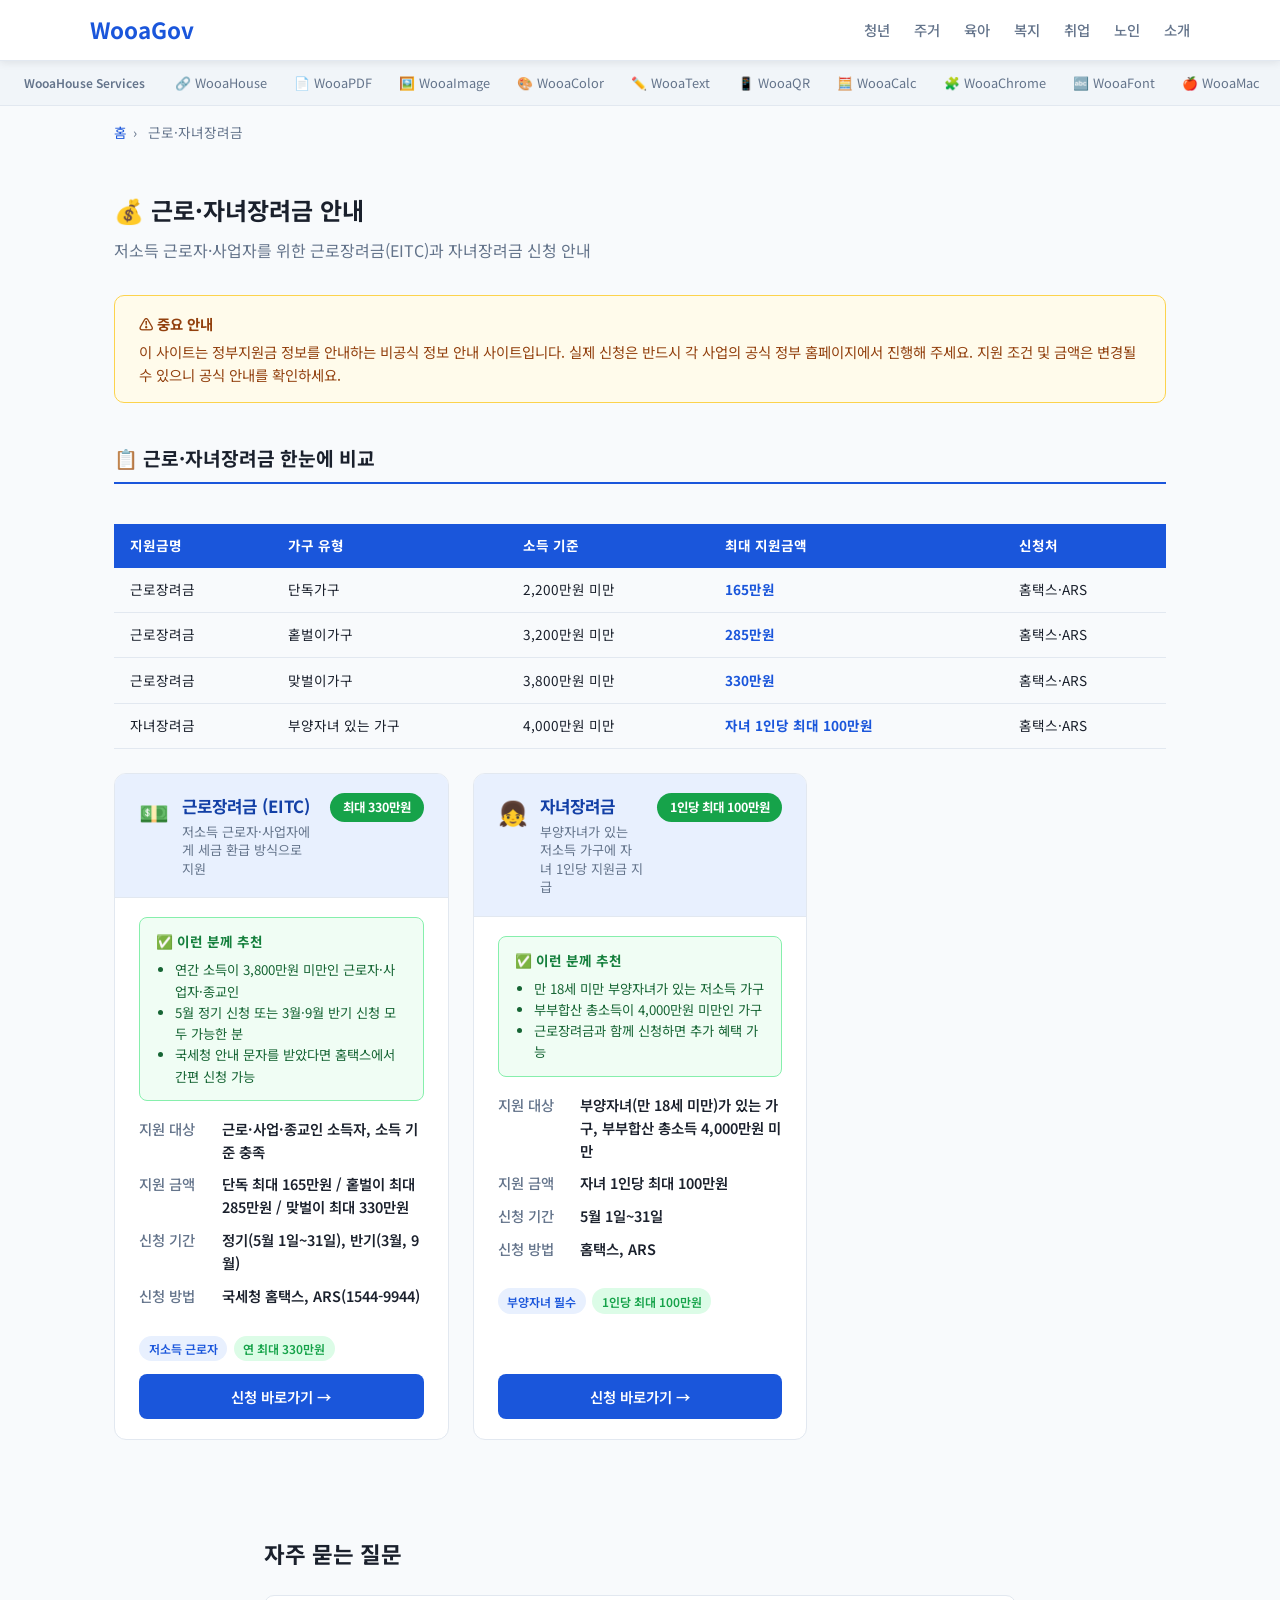
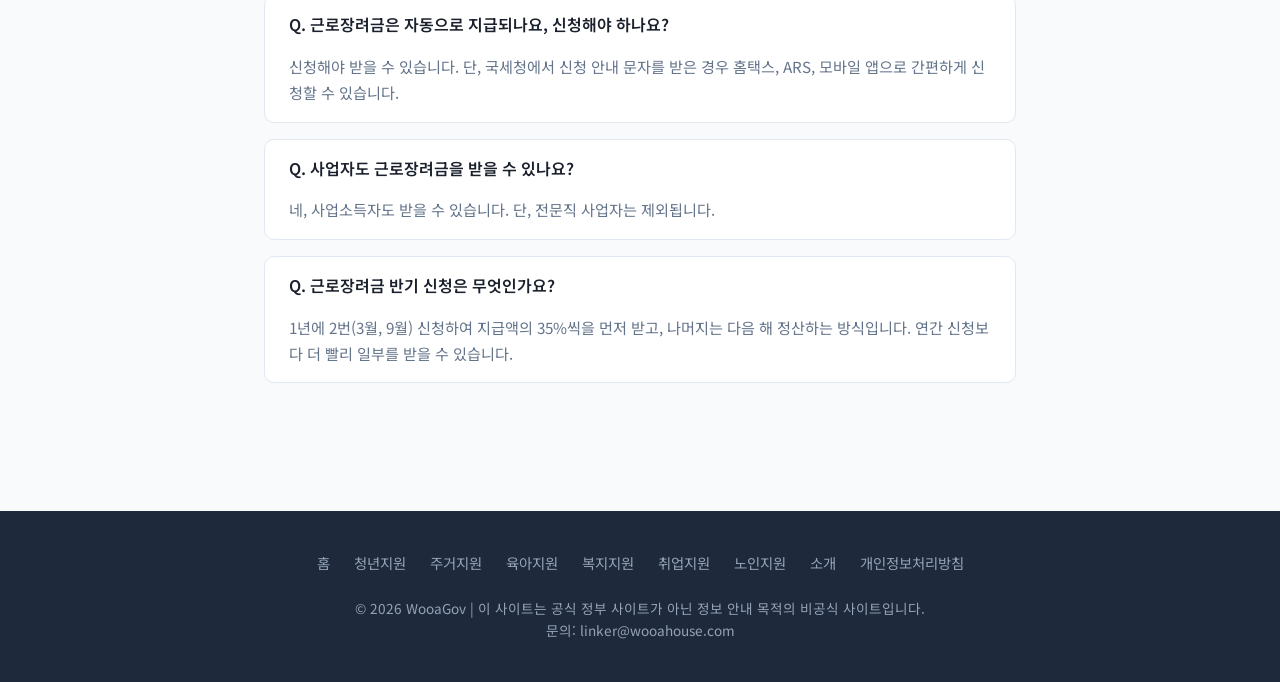
<file: tax-credit.html>
﻿<!DOCTYPE html>
<html lang="ko">
<head>
<meta charset="UTF-8">
<meta name="naver-site-verification" content="97f1bf2b89863c9335ed7400bf2bf22667f0dce0" />
<meta name="viewport" content="width=device-width, initial-scale=1.0">
<title>근로장려금 신청 방법 — 2026년 근로 자녀장려금 EITC 안내 | WooaGov</title>
<meta name="description" content="2026년 근로장려금(최대 330만원)·자녀장려금(1인당 최대 100만원) 신청 방법과 자격 기준. 정기 신청(5월)·반기 신청(3월·9월) 일정까지 안내.">
<meta name="keywords" content="근로장려금, 자녀장려금, EITC, 근로장려금신청, 근로장려금자격, 세금환급">
<link rel="canonical" href="https://jiwon.wooahouse.com/tax-credit.html">
<meta property="og:title" content="근로장려금 신청 방법 — 2026년 근로 자녀장려금 EITC 안내 | WooaGov">
<meta property="og:description" content="2026년 근로장려금·자녀장려금 신청 방법과 자격 기준 안내.">
<meta property="og:type" content="website">
<meta property="og:url" content="https://jiwon.wooahouse.com/tax-credit.html">
<meta property="og:locale" content="ko_KR">
<link rel="stylesheet" href="css/style.css">
<link rel="preconnect" href="https://fonts.googleapis.com">
<link href="https://fonts.googleapis.com/css2?family=Noto+Sans+KR:wght@400;500;600;700;800&display=swap" rel="stylesheet">
<link rel="manifest" href="manifest.json">
<link rel="icon" href="icons/icon.svg" type="image/svg+xml">
<script type="application/ld+json">
{
  "@context": "https://schema.org",
  "@type": "WebApplication",
  "name": "근로·자녀장려금 안내 — WooaGov",
  "url": "https://jiwon.wooahouse.com/tax-credit.html",
  "description": "2026년 근로장려금, 자녀장려금 신청 안내.",
  "applicationCategory": "GovernmentService",
  "operatingSystem": "Web"
}
</script>
<script type="application/ld+json">
{
  "@context": "https://schema.org",
  "@type": "FAQPage",
  "mainEntity": [
    {"@type": "Question","name": "근로장려금은 자동으로 지급되나요, 신청해야 하나요?","acceptedAnswer": {"@type": "Answer","text": "신청해야 받을 수 있습니다. 단, 국세청에서 신청 안내 문자를 받은 경우 홈택스, ARS, 모바일 앱으로 간편하게 신청할 수 있습니다."}},
    {"@type": "Question","name": "사업자도 근로장려금을 받을 수 있나요?","acceptedAnswer": {"@type": "Answer","text": "네, 사업소득자도 받을 수 있습니다. 단, 전문직 사업자는 제외됩니다."}},
    {"@type": "Question","name": "근로장려금 반기 신청은 무엇인가요?","acceptedAnswer": {"@type": "Answer","text": "1년에 2번(3월, 9월) 신청하여 지급액의 35%씩을 먼저 받고, 나머지는 다음 해 정산하는 방식입니다. 연간 신청보다 더 빨리 일부를 받을 수 있습니다."}}
  ]
}
</script>
<script type="application/ld+json">
{
  "@context": "https://schema.org",
  "@type": "BreadcrumbList",
  "itemListElement": [
    {"@type": "ListItem","position": 1,"name": "홈","item": "https://jiwon.wooahouse.com/"},
    {"@type": "ListItem","position": 2,"name": "근로·자녀장려금","item": "https://jiwon.wooahouse.com/tax-credit.html"}
  ]
}
</script>
</head>
<body>
<header>
  <div class="header-inner">
    <a href="/" class="logo">WooaGov</a>
    <nav>
      <a href="youth.html">청년</a>
      <a href="housing.html">주거</a>
      <a href="childcare.html">육아</a>
      <a href="welfare.html">복지</a>
      <a href="employment.html">취업</a>
      <a href="elderly.html">노인</a>
      <a href="about.html">소개</a>
    </nav>
  </div>
</header>

<div class="our-sites-bar">
  <span class="our-sites-label">WooaHouse Services</span>
  <div class="our-sites-links">
    <a href="https://wooahouse.com/" target="_blank" rel="noopener">🔗 WooaHouse</a>
    <a href="https://pdfkit.wooahouse.com/" target="_blank" rel="noopener">📄 WooaPDF</a>
    <a href="https://imagekit.wooahouse.com/" target="_blank" rel="noopener">🖼️ WooaImage</a>
    <a href="https://colorkit.wooahouse.com/" target="_blank" rel="noopener">🎨 WooaColor</a>
    <a href="https://textkit.wooahouse.com/" target="_blank" rel="noopener">✏️ WooaText</a>
    <a href="https://qrkit.wooahouse.com/" target="_blank" rel="noopener">📱 WooaQR</a>
    <a href="https://calckit.wooahouse.com/" target="_blank" rel="noopener">🧮 WooaCalc</a>
    <a href="https://chromekit.wooahouse.com/" target="_blank" rel="noopener">🧩 WooaChrome</a>
    <a href="https://fontkit.wooahouse.com/" target="_blank" rel="noopener">🔤 WooaFont</a>
    <a href="https://mactools.wooahouse.com/" target="_blank" rel="noopener">🍎 WooaMac</a>
    <a href="https://pctools.wooahouse.com/" target="_blank" rel="noopener">🖥️ WooaPC</a>
    <a href="https://vskit.wooahouse.com/" target="_blank" rel="noopener">💻 WooaVS</a>
  </div>
</div>

<div class="breadcrumb"><a href="/">홈</a><span>›</span> 근로·자녀장려금</div>

<div class="section">
  <h1 class="section-title">💰 근로·자녀장려금 안내</h1>
  <p class="section-subtitle">저소득 근로자·사업자를 위한 근로장려금(EITC)과 자녀장려금 신청 안내</p>

  <div class="notice-box">
    <strong>⚠️ 중요 안내</strong>
    이 사이트는 정부지원금 정보를 안내하는 비공식 정보 안내 사이트입니다. 실제 신청은 반드시 각 사업의 공식 정부 홈페이지에서 진행해 주세요. 지원 조건 및 금액은 변경될 수 있으니 공식 안내를 확인하세요.
  </div>

  <h2 class="sub-section-title">📋 근로·자녀장려금 한눈에 비교</h2>
  <div style="overflow-x:auto;">
  <table class="compare-table">
    <thead><tr><th>지원금명</th><th>가구 유형</th><th>소득 기준</th><th>최대 지원금액</th><th>신청처</th></tr></thead>
    <tbody>
      <tr><td>근로장려금</td><td>단독가구</td><td>2,200만원 미만</td><td class="highlight">165만원</td><td>홈택스·ARS</td></tr>
      <tr><td>근로장려금</td><td>홑벌이가구</td><td>3,200만원 미만</td><td class="highlight">285만원</td><td>홈택스·ARS</td></tr>
      <tr><td>근로장려금</td><td>맞벌이가구</td><td>3,800만원 미만</td><td class="highlight">330만원</td><td>홈택스·ARS</td></tr>
      <tr><td>자녀장려금</td><td>부양자녀 있는 가구</td><td>4,000만원 미만</td><td class="highlight">자녀 1인당 최대 100만원</td><td>홈택스·ARS</td></tr>
    </tbody>
  </table>
  </div>

  <div class="support-grid">
    <div class="support-card">
      <div class="support-card-header">
        <span style="font-size:1.5rem">💵</span>
        <div class="support-card-header-info">
          <h3>근로장려금 (EITC)</h3>
          <p class="card-summary">저소득 근로자·사업자에게 세금 환급 방식으로 지원</p>
        </div>
        <div class="amount-badge green">최대 330만원</div>
      </div>
      <div class="support-card-body">
        <div class="recommend-box">
          <strong>✅ 이런 분께 추천</strong>
          <ul>
            <li>연간 소득이 3,800만원 미만인 근로자·사업자·종교인</li>
            <li>5월 정기 신청 또는 3월·9월 반기 신청 모두 가능한 분</li>
            <li>국세청 안내 문자를 받았다면 홈택스에서 간편 신청 가능</li>
          </ul>
        </div>
                <div class="support-info">
          <div class="support-row"><span class="support-label">지원 대상</span><span class="support-value">근로·사업·종교인 소득자, 소득 기준 충족</span></div>
          <div class="support-row"><span class="support-label">지원 금액</span><span class="support-value">단독 최대 165만원 / 홑벌이 최대 285만원 / 맞벌이 최대 330만원</span></div>
          <div class="support-row"><span class="support-label">신청 기간</span><span class="support-value">정기(5월 1일~31일), 반기(3월, 9월)</span></div>
          <div class="support-row"><span class="support-label">신청 방법</span><span class="support-value">국세청 홈택스, ARS(1544-9944)</span></div>
        </div>
        <div class="card-tags">
          <span class="tag">저소득 근로자</span>
          <span class="tag green">연 최대 330만원</span>
        </div>
        <a href="https://www.hometax.go.kr" target="_blank" rel="noopener" class="apply-btn">신청 바로가기 →</a>
      </div>
    </div>

    <div class="support-card">
      <div class="support-card-header">
        <span style="font-size:1.5rem">👧</span>
        <div class="support-card-header-info">
          <h3>자녀장려금</h3>
          <p class="card-summary">부양자녀가 있는 저소득 가구에 자녀 1인당 지원금 지급</p>
        </div>
        <div class="amount-badge green">1인당 최대 100만원</div>
      </div>
      <div class="support-card-body">
        <div class="recommend-box">
          <strong>✅ 이런 분께 추천</strong>
          <ul>
            <li>만 18세 미만 부양자녀가 있는 저소득 가구</li>
            <li>부부합산 총소득이 4,000만원 미만인 가구</li>
            <li>근로장려금과 함께 신청하면 추가 혜택 가능</li>
          </ul>
        </div>
                <div class="support-info">
          <div class="support-row"><span class="support-label">지원 대상</span><span class="support-value">부양자녀(만 18세 미만)가 있는 가구, 부부합산 총소득 4,000만원 미만</span></div>
          <div class="support-row"><span class="support-label">지원 금액</span><span class="support-value">자녀 1인당 최대 100만원</span></div>
          <div class="support-row"><span class="support-label">신청 기간</span><span class="support-value">5월 1일~31일</span></div>
          <div class="support-row"><span class="support-label">신청 방법</span><span class="support-value">홈택스, ARS</span></div>
        </div>
        <div class="card-tags">
          <span class="tag">부양자녀 필수</span>
          <span class="tag green">1인당 최대 100만원</span>
        </div>
        <a href="https://www.hometax.go.kr" target="_blank" rel="noopener" class="apply-btn">신청 바로가기 →</a>
      </div>
    </div>
  </div>
</div>

<div class="faq-section">
  <h2>자주 묻는 질문</h2>
  <div class="faq-item">
    <div class="faq-question">Q. 근로장려금은 자동으로 지급되나요, 신청해야 하나요?</div>
    <div class="faq-answer">신청해야 받을 수 있습니다. 단, 국세청에서 신청 안내 문자를 받은 경우 홈택스, ARS, 모바일 앱으로 간편하게 신청할 수 있습니다.</div>
  </div>
  <div class="faq-item">
    <div class="faq-question">Q. 사업자도 근로장려금을 받을 수 있나요?</div>
    <div class="faq-answer">네, 사업소득자도 받을 수 있습니다. 단, 전문직 사업자는 제외됩니다.</div>
  </div>
  <div class="faq-item">
    <div class="faq-question">Q. 근로장려금 반기 신청은 무엇인가요?</div>
    <div class="faq-answer">1년에 2번(3월, 9월) 신청하여 지급액의 35%씩을 먼저 받고, 나머지는 다음 해 정산하는 방식입니다. 연간 신청보다 더 빨리 일부를 받을 수 있습니다.</div>
  </div>
</div>

<footer>
  <div class="footer-links">
    <a href="/">홈</a>
    <a href="youth.html">청년지원</a>
    <a href="housing.html">주거지원</a>
    <a href="childcare.html">육아지원</a>
    <a href="welfare.html">복지지원</a>
    <a href="employment.html">취업지원</a>
    <a href="elderly.html">노인지원</a>
    <a href="about.html">소개</a>
    <a href="privacy.html">개인정보처리방침</a>
  </div>
  <p class="footer-copy">&copy; 2026 WooaGov | 이 사이트는 공식 정부 사이트가 아닌 정보 안내 목적의 비공식 사이트입니다.<br>
  문의: <a href="mailto:linker@wooahouse.com">linker@wooahouse.com</a></p>
</footer>
<script src="js/pwa-install.js"></script>
</body>
</html>
</file>
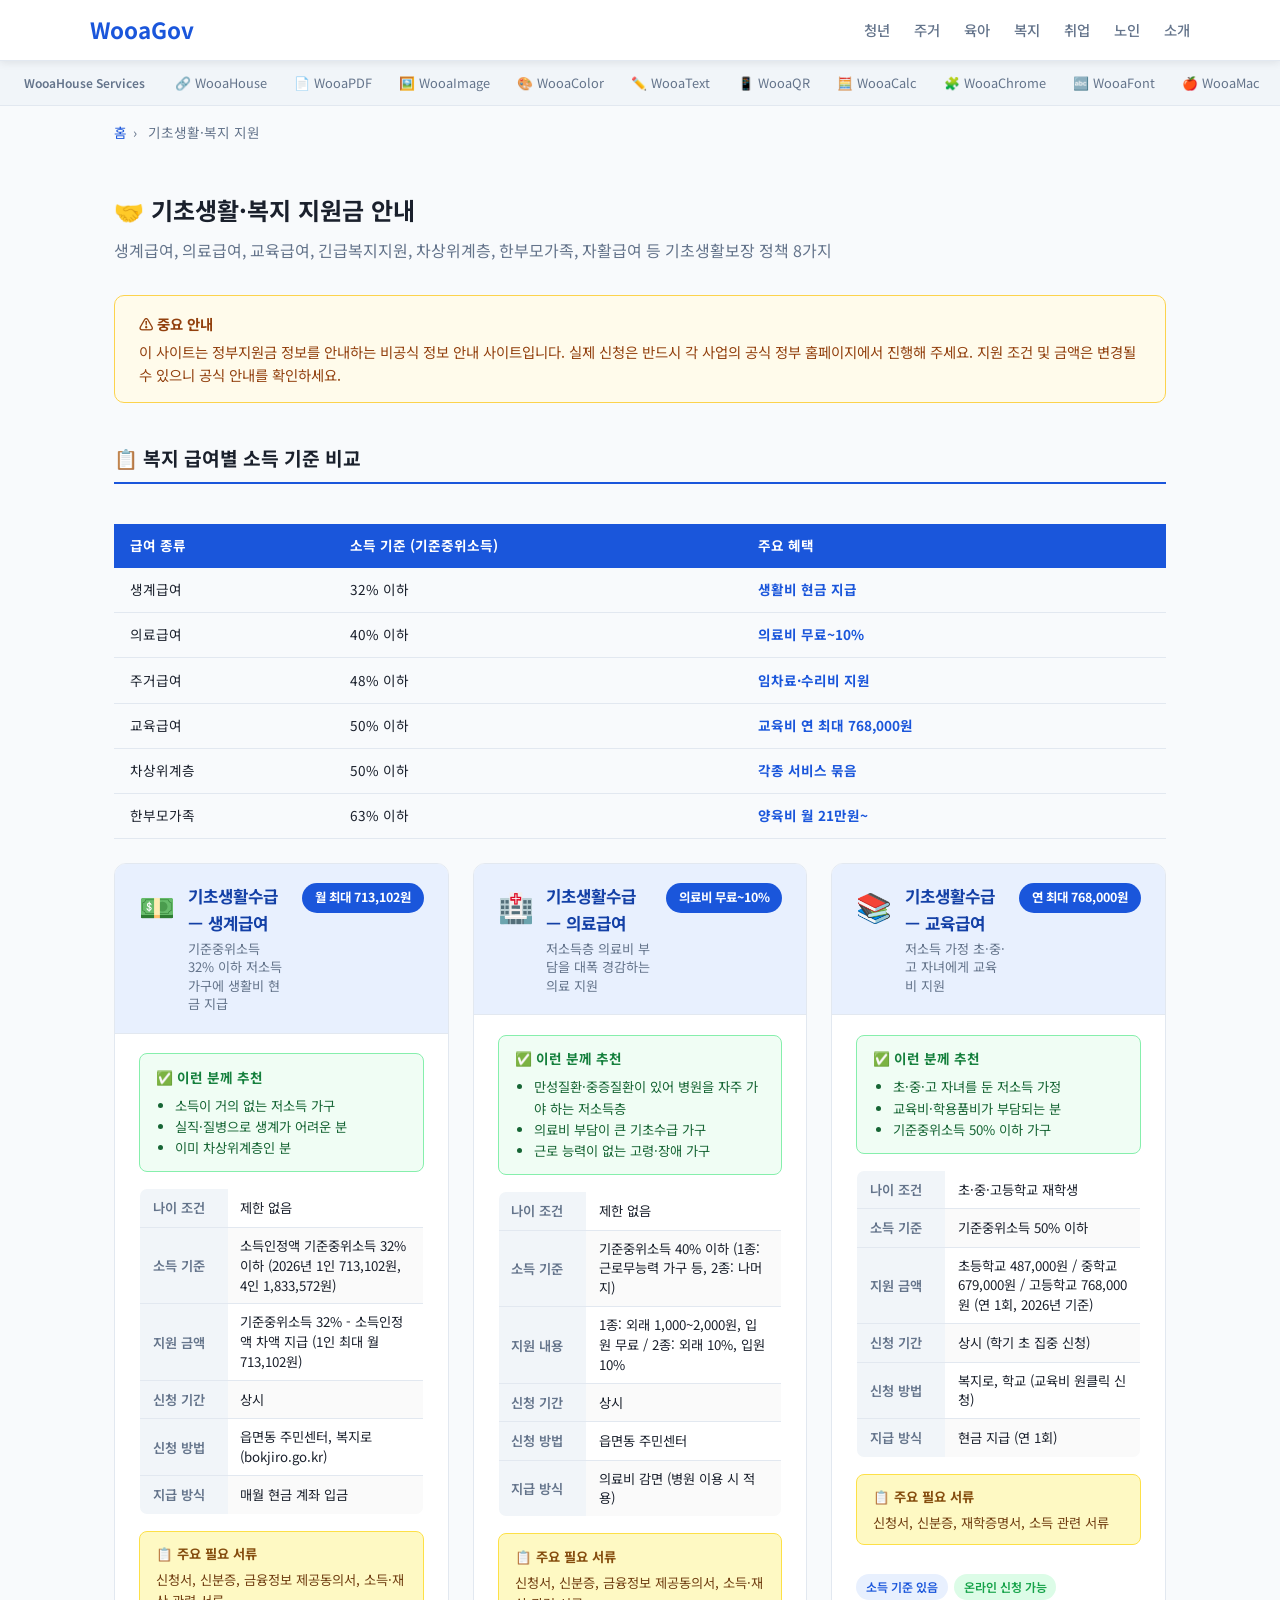
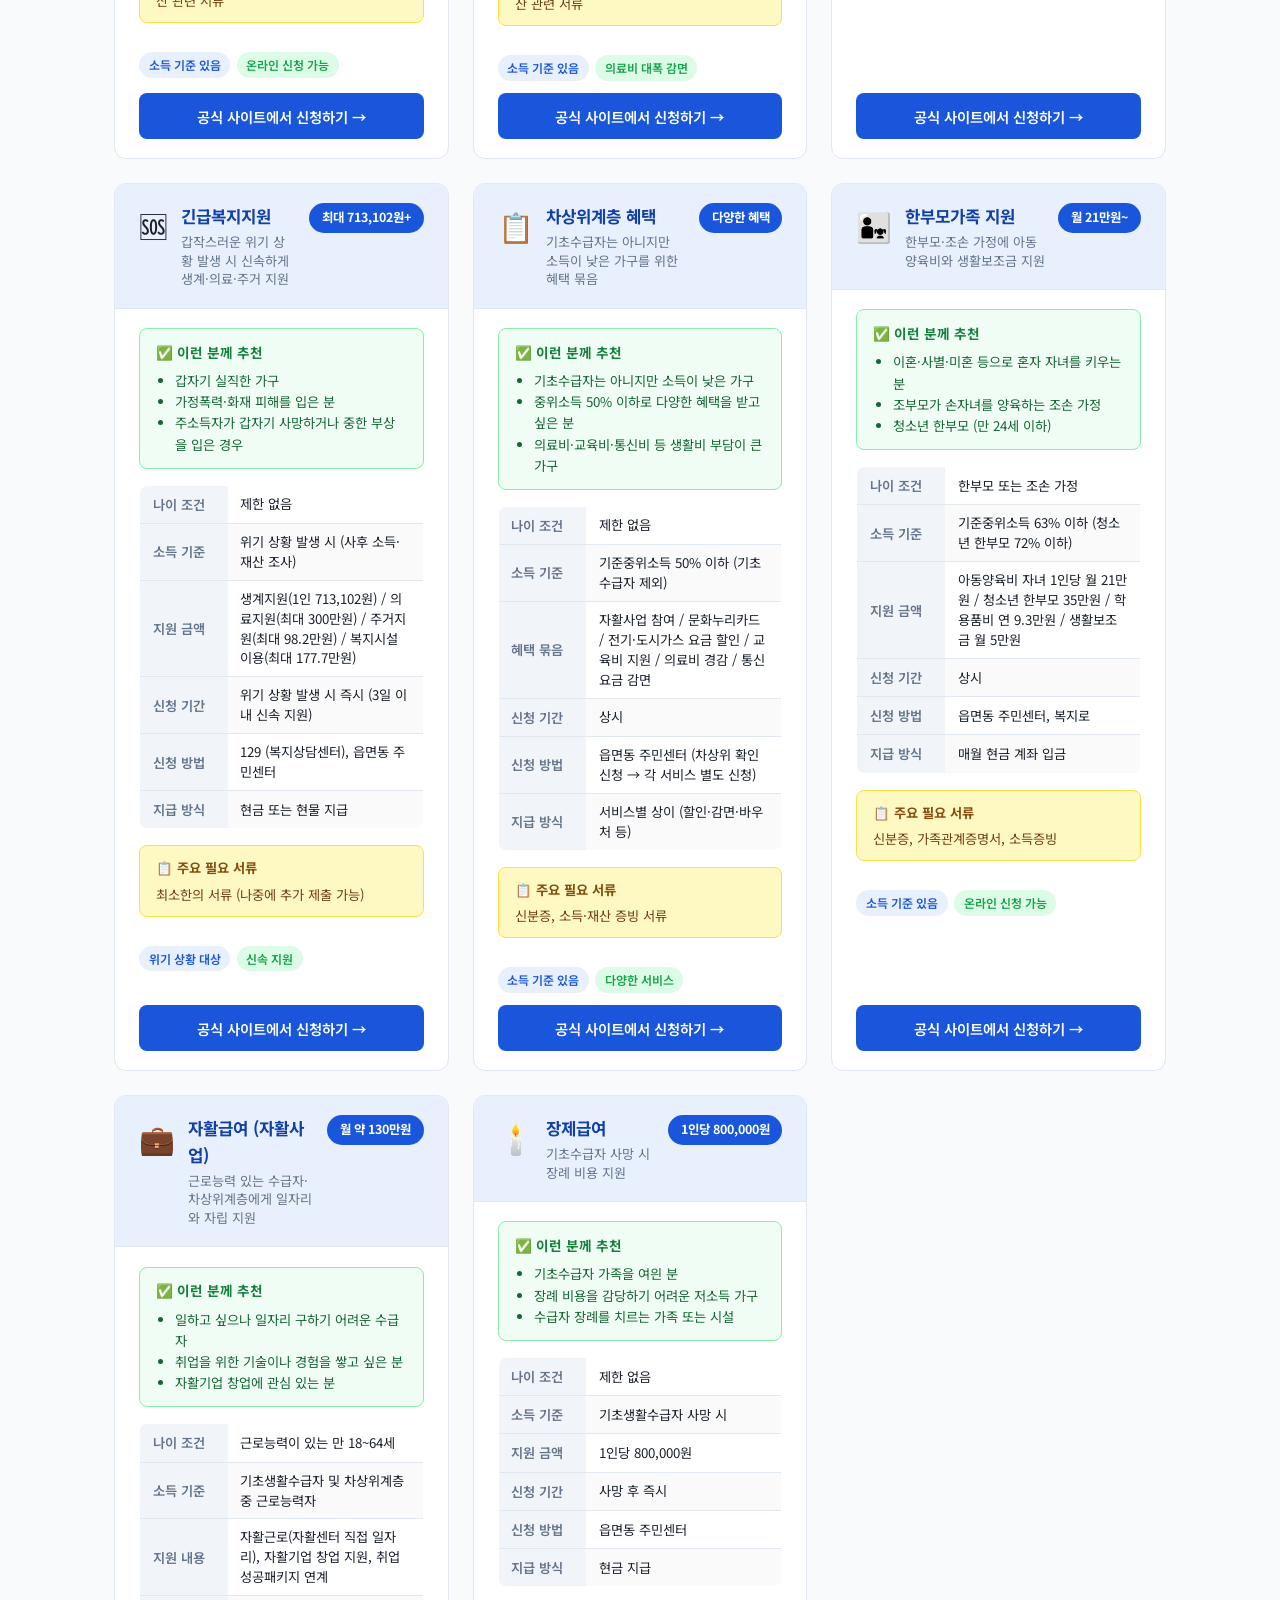
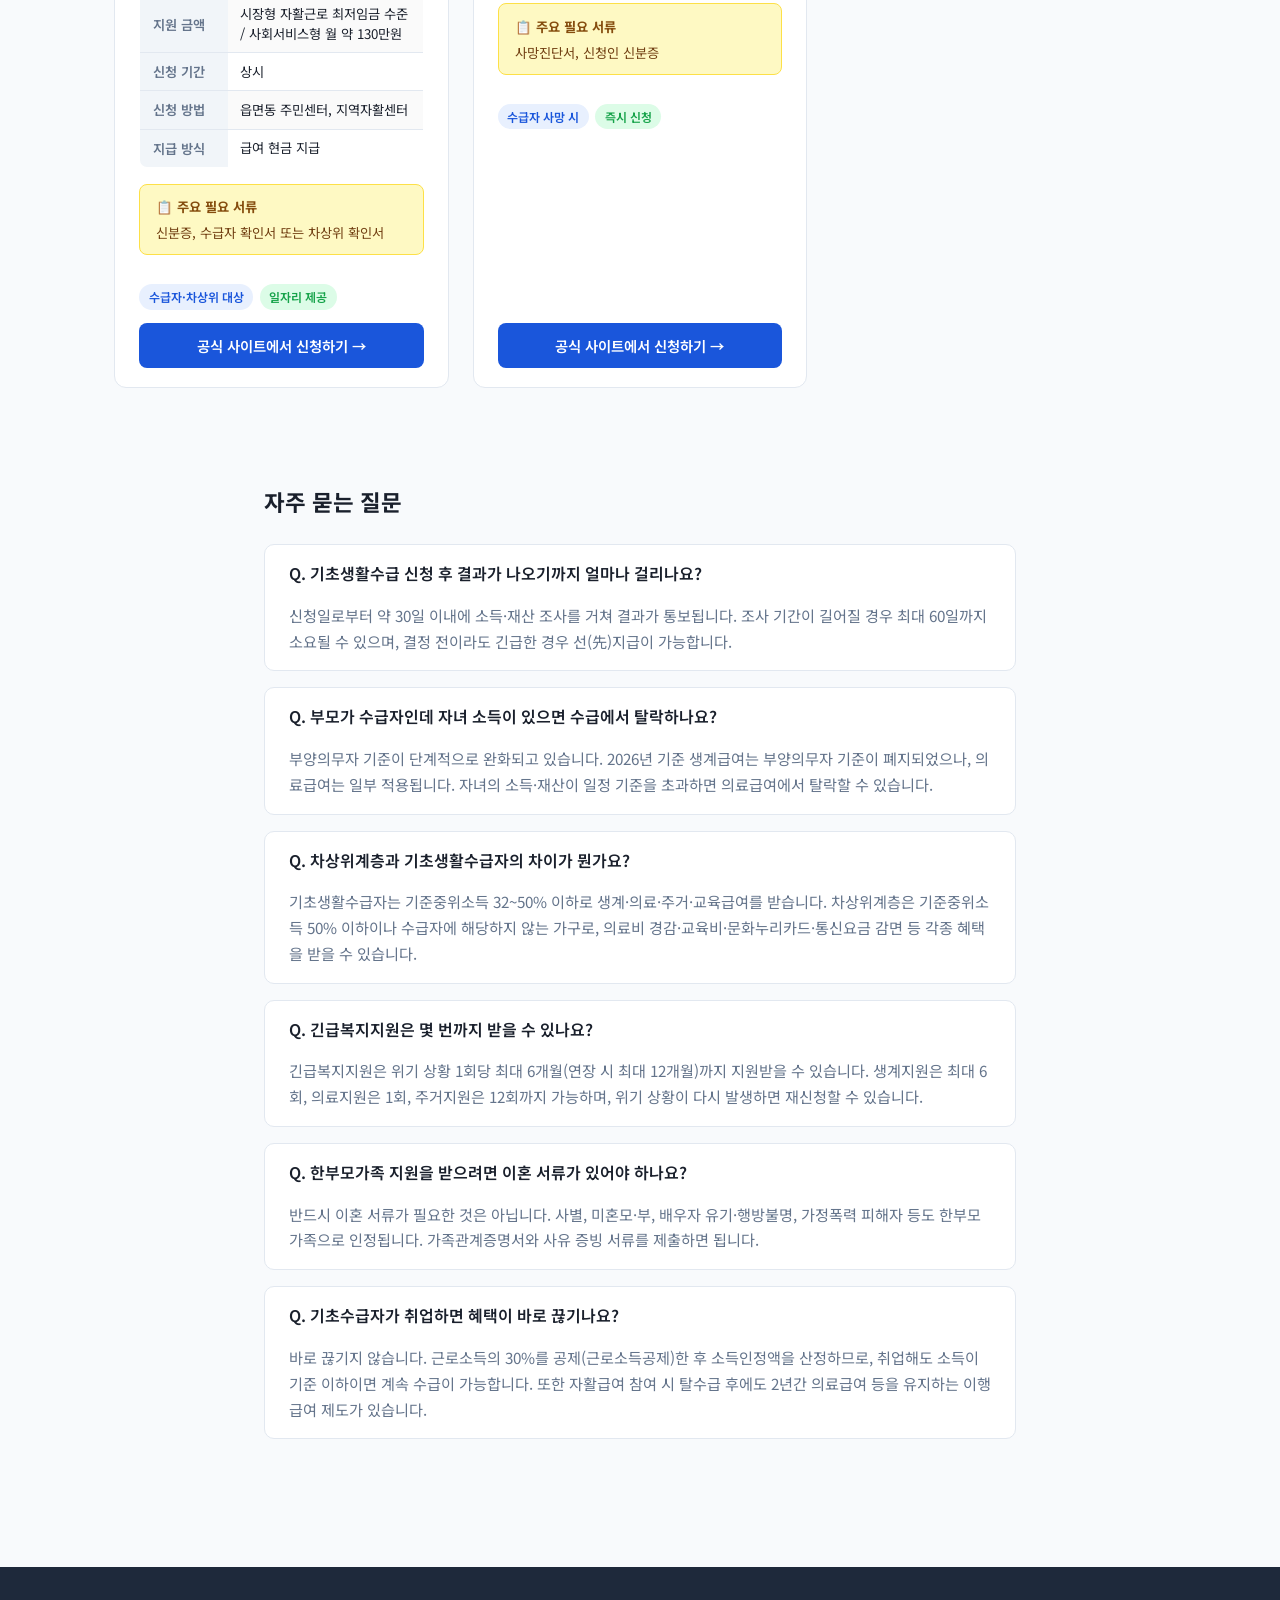
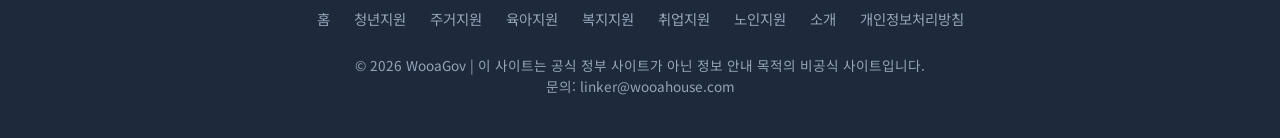
<file: welfare.html>
﻿<!DOCTYPE html>
<html lang="ko">
<head>
<meta charset="UTF-8">
<meta name="naver-site-verification" content="97f1bf2b89863c9335ed7400bf2bf22667f0dce0" />
<meta name="viewport" content="width=device-width, initial-scale=1.0">
<title>기초생활수급 신청 방법 — 2026년 기초생활보장·복지 지원금 8가지 총정리 | WooaGov</title>
<meta name="description" content="2026년 기초생활수급 생계급여(월 최대 713,102원), 의료급여, 교육급여, 긴급복지지원, 차상위계층, 한부모가족, 자활급여, 장제급여 등 복지 지원금 8가지 총정리.">
<meta name="keywords" content="기초생활수급, 기초생활보장, 긴급복지지원, 차상위계층, 생계급여, 의료급여, 한부모가족, 자활급여, 교육급여">
<link rel="canonical" href="https://jiwon.wooahouse.com/welfare.html">
<meta property="og:title" content="기초생활수급 신청 방법 — 2026년 기초생활보장·복지 지원금 8가지 총정리 | WooaGov">
<meta property="og:description" content="2026년 생계급여, 의료급여, 교육급여, 긴급복지지원, 차상위계층, 한부모가족 등 복지 지원금 8가지 안내.">
<meta property="og:type" content="website">
<meta property="og:url" content="https://jiwon.wooahouse.com/welfare.html">
<meta property="og:locale" content="ko_KR">
<link rel="stylesheet" href="css/style.css">
<link rel="preconnect" href="https://fonts.googleapis.com">
<link href="https://fonts.googleapis.com/css2?family=Noto+Sans+KR:wght@400;500;600;700;800&display=swap" rel="stylesheet">
<link rel="manifest" href="manifest.json">
<link rel="icon" href="icons/icon.svg" type="image/svg+xml">
<script type="application/ld+json">
{
  "@context": "https://schema.org",
  "@type": "WebApplication",
  "name": "기초생활·복지 지원 안내 — WooaGov",
  "url": "https://jiwon.wooahouse.com/welfare.html",
  "description": "2026년 기초생활수급, 긴급복지지원, 차상위계층, 한부모가족, 자활급여 등 복지 지원금 8가지 안내.",
  "applicationCategory": "GovernmentService",
  "operatingSystem": "Web"
}
</script>
<script type="application/ld+json">
{
  "@context": "https://schema.org",
  "@type": "FAQPage",
  "mainEntity": [
    {"@type": "Question","name": "기초생활수급 신청 후 결과가 나오기까지 얼마나 걸리나요?","acceptedAnswer": {"@type": "Answer","text": "신청일로부터 약 30일 이내에 소득·재산 조사를 거쳐 결과가 통보됩니다. 조사 기간이 길어질 경우 최대 60일까지 소요될 수 있으며, 결정 전이라도 긴급한 경우 선(先)지급이 가능합니다."}},
    {"@type": "Question","name": "부모가 수급자인데 자녀 소득이 있으면 수급에서 탈락하나요?","acceptedAnswer": {"@type": "Answer","text": "부양의무자 기준이 단계적으로 완화되고 있습니다. 2026년 기준 생계급여는 부양의무자 기준이 폐지되었으나, 의료급여는 일부 적용됩니다. 자녀의 소득·재산이 일정 기준을 초과하면 의료급여에서 탈락할 수 있습니다."}},
    {"@type": "Question","name": "차상위계층과 기초생활수급자의 차이가 뭔가요?","acceptedAnswer": {"@type": "Answer","text": "기초생활수급자는 기준중위소득 32~50% 이하로 생계·의료·주거·교육급여를 받습니다. 차상위계층은 기준중위소득 50% 이하이나 수급자에 해당하지 않는 가구로, 의료비 경감·교육비·문화누리카드·통신요금 감면 등 각종 혜택을 받을 수 있습니다."}},
    {"@type": "Question","name": "긴급복지지원은 몇 번까지 받을 수 있나요?","acceptedAnswer": {"@type": "Answer","text": "긴급복지지원은 위기 상황 1회당 최대 6개월(연장 시 최대 12개월)까지 지원받을 수 있습니다. 생계지원은 최대 6회, 의료지원은 1회, 주거지원은 12회까지 가능하며, 위기 상황이 다시 발생하면 재신청할 수 있습니다."}},
    {"@type": "Question","name": "한부모가족 지원을 받으려면 이혼 서류가 있어야 하나요?","acceptedAnswer": {"@type": "Answer","text": "반드시 이혼 서류가 필요한 것은 아닙니다. 사별, 미혼모·부, 배우자 유기·행방불명, 가정폭력 피해자 등도 한부모가족으로 인정됩니다. 가족관계증명서와 사유 증빙 서류를 제출하면 됩니다."}},
    {"@type": "Question","name": "기초수급자가 취업하면 혜택이 바로 끊기나요?","acceptedAnswer": {"@type": "Answer","text": "바로 끊기지 않습니다. 근로소득의 30%를 공제(근로소득공제)한 후 소득인정액을 산정하므로, 취업해도 소득이 기준 이하이면 계속 수급이 가능합니다. 또한 자활급여 참여 시 탈수급 후에도 2년간 의료급여 등을 유지하는 이행급여 제도가 있습니다."}}
  ]
}
</script>
<script type="application/ld+json">
{
  "@context": "https://schema.org",
  "@type": "BreadcrumbList",
  "itemListElement": [
    {"@type": "ListItem","position": 1,"name": "홈","item": "https://jiwon.wooahouse.com/"},
    {"@type": "ListItem","position": 2,"name": "기초생활·복지 지원","item": "https://jiwon.wooahouse.com/welfare.html"}
  ]
}
</script>
</head>
<body>
<header>
  <div class="header-inner">
    <a href="/" class="logo">WooaGov</a>
    <nav>
      <a href="youth.html">청년</a>
      <a href="housing.html">주거</a>
      <a href="childcare.html">육아</a>
      <a href="welfare.html">복지</a>
      <a href="employment.html">취업</a>
      <a href="elderly.html">노인</a>
      <a href="about.html">소개</a>
    </nav>
  </div>
</header>

<div class="our-sites-bar">
  <span class="our-sites-label">WooaHouse Services</span>
  <div class="our-sites-links">
    <a href="https://wooahouse.com/" target="_blank" rel="noopener">🔗 WooaHouse</a>
    <a href="https://pdfkit.wooahouse.com/" target="_blank" rel="noopener">📄 WooaPDF</a>
    <a href="https://imagekit.wooahouse.com/" target="_blank" rel="noopener">🖼️ WooaImage</a>
    <a href="https://colorkit.wooahouse.com/" target="_blank" rel="noopener">🎨 WooaColor</a>
    <a href="https://textkit.wooahouse.com/" target="_blank" rel="noopener">✏️ WooaText</a>
    <a href="https://qrkit.wooahouse.com/" target="_blank" rel="noopener">📱 WooaQR</a>
    <a href="https://calckit.wooahouse.com/" target="_blank" rel="noopener">🧮 WooaCalc</a>
    <a href="https://chromekit.wooahouse.com/" target="_blank" rel="noopener">🧩 WooaChrome</a>
    <a href="https://fontkit.wooahouse.com/" target="_blank" rel="noopener">🔤 WooaFont</a>
    <a href="https://mactools.wooahouse.com/" target="_blank" rel="noopener">🍎 WooaMac</a>
    <a href="https://pctools.wooahouse.com/" target="_blank" rel="noopener">🖥️ WooaPC</a>
    <a href="https://vskit.wooahouse.com/" target="_blank" rel="noopener">💻 WooaVS</a>
  </div>
</div>

<div class="breadcrumb"><a href="/">홈</a><span>›</span> 기초생활·복지 지원</div>

<div class="section">
  <h1 class="section-title">🤝 기초생활·복지 지원금 안내</h1>
  <p class="section-subtitle">생계급여, 의료급여, 교육급여, 긴급복지지원, 차상위계층, 한부모가족, 자활급여 등 기초생활보장 정책 8가지</p>

  <div class="notice-box">
    <strong>⚠️ 중요 안내</strong>
    이 사이트는 정부지원금 정보를 안내하는 비공식 정보 안내 사이트입니다. 실제 신청은 반드시 각 사업의 공식 정부 홈페이지에서 진행해 주세요. 지원 조건 및 금액은 변경될 수 있으니 공식 안내를 확인하세요.
  </div>

  <h2 class="sub-section-title">📋 복지 급여별 소득 기준 비교</h2>
  <div style="overflow-x:auto;">
  <table class="compare-table">
    <thead><tr><th>급여 종류</th><th>소득 기준 (기준중위소득)</th><th>주요 혜택</th></tr></thead>
    <tbody>
      <tr><td>생계급여</td><td>32% 이하</td><td class="highlight">생활비 현금 지급</td></tr>
      <tr><td>의료급여</td><td>40% 이하</td><td class="highlight">의료비 무료~10%</td></tr>
      <tr><td>주거급여</td><td>48% 이하</td><td class="highlight">임차료·수리비 지원</td></tr>
      <tr><td>교육급여</td><td>50% 이하</td><td class="highlight">교육비 연 최대 768,000원</td></tr>
      <tr><td>차상위계층</td><td>50% 이하</td><td class="highlight">각종 서비스 묶음</td></tr>
      <tr><td>한부모가족</td><td>63% 이하</td><td class="highlight">양육비 월 21만원~</td></tr>
    </tbody>
  </table>
  </div>

  <div class="support-grid">

    <!-- 1. 생계급여 -->
    <div class="support-card">
      <div class="support-card-header">
        <span style="font-size:1.8rem">💵</span>
        <div class="support-card-header-info">
          <h3>기초생활수급 — 생계급여</h3>
          <p class="card-summary">기준중위소득 32% 이하 저소득 가구에 생활비 현금 지급</p>
        </div>
        <div class="amount-badge">월 최대 713,102원</div>
      </div>
      <div class="support-card-body">
        <div class="recommend-box">
          <strong>✅ 이런 분께 추천</strong>
          <ul>
            <li>소득이 거의 없는 저소득 가구</li>
            <li>실직·질병으로 생계가 어려운 분</li>
            <li>이미 차상위계층인 분</li>
          </ul>
        </div>
        <table class="eligibility-table">
          <tr><th>나이 조건</th><td>제한 없음</td></tr>
          <tr><th>소득 기준</th><td>소득인정액 기준중위소득 32% 이하 (2026년 1인 713,102원, 4인 1,833,572원)</td></tr>
          <tr><th>지원 금액</th><td>기준중위소득 32% - 소득인정액 차액 지급 (1인 최대 월 713,102원)</td></tr>
          <tr><th>신청 기간</th><td>상시</td></tr>
          <tr><th>신청 방법</th><td>읍면동 주민센터, 복지로(bokjiro.go.kr)</td></tr>
          <tr><th>지급 방식</th><td>매월 현금 계좌 입금</td></tr>
        </table>
        <div class="docs-box">
          <strong>📋 주요 필요 서류</strong>
          <span>신청서, 신분증, 금융정보 제공동의서, 소득·재산 관련 서류</span>
        </div>
        <div class="card-tags">
          <span class="tag">소득 기준 있음</span>
          <span class="tag green">온라인 신청 가능</span>
        </div>
        <a href="https://www.bokjiro.go.kr" target="_blank" rel="noopener" class="apply-btn">공식 사이트에서 신청하기 →</a>
      </div>
    </div>

    <!-- 2. 의료급여 -->
    <div class="support-card">
      <div class="support-card-header">
        <span style="font-size:1.8rem">🏥</span>
        <div class="support-card-header-info">
          <h3>기초생활수급 — 의료급여</h3>
          <p class="card-summary">저소득층 의료비 부담을 대폭 경감하는 의료 지원</p>
        </div>
        <div class="amount-badge">의료비 무료~10%</div>
      </div>
      <div class="support-card-body">
        <div class="recommend-box">
          <strong>✅ 이런 분께 추천</strong>
          <ul>
            <li>만성질환·중증질환이 있어 병원을 자주 가야 하는 저소득층</li>
            <li>의료비 부담이 큰 기초수급 가구</li>
            <li>근로 능력이 없는 고령·장애 가구</li>
          </ul>
        </div>
        <table class="eligibility-table">
          <tr><th>나이 조건</th><td>제한 없음</td></tr>
          <tr><th>소득 기준</th><td>기준중위소득 40% 이하 (1종: 근로무능력 가구 등, 2종: 나머지)</td></tr>
          <tr><th>지원 내용</th><td>1종: 외래 1,000~2,000원, 입원 무료 / 2종: 외래 10%, 입원 10%</td></tr>
          <tr><th>신청 기간</th><td>상시</td></tr>
          <tr><th>신청 방법</th><td>읍면동 주민센터</td></tr>
          <tr><th>지급 방식</th><td>의료비 감면 (병원 이용 시 적용)</td></tr>
        </table>
        <div class="docs-box">
          <strong>📋 주요 필요 서류</strong>
          <span>신청서, 신분증, 금융정보 제공동의서, 소득·재산 관련 서류</span>
        </div>
        <div class="card-tags">
          <span class="tag">소득 기준 있음</span>
          <span class="tag green">의료비 대폭 감면</span>
        </div>
        <a href="https://www.mohw.go.kr" target="_blank" rel="noopener" class="apply-btn">공식 사이트에서 신청하기 →</a>
      </div>
    </div>

    <!-- 3. 교육급여 -->
    <div class="support-card">
      <div class="support-card-header">
        <span style="font-size:1.8rem">📚</span>
        <div class="support-card-header-info">
          <h3>기초생활수급 — 교육급여</h3>
          <p class="card-summary">저소득 가정 초·중·고 자녀에게 교육비 지원</p>
        </div>
        <div class="amount-badge">연 최대 768,000원</div>
      </div>
      <div class="support-card-body">
        <div class="recommend-box">
          <strong>✅ 이런 분께 추천</strong>
          <ul>
            <li>초·중·고 자녀를 둔 저소득 가정</li>
            <li>교육비·학용품비가 부담되는 분</li>
            <li>기준중위소득 50% 이하 가구</li>
          </ul>
        </div>
        <table class="eligibility-table">
          <tr><th>나이 조건</th><td>초·중·고등학교 재학생</td></tr>
          <tr><th>소득 기준</th><td>기준중위소득 50% 이하</td></tr>
          <tr><th>지원 금액</th><td>초등학교 487,000원 / 중학교 679,000원 / 고등학교 768,000원 (연 1회, 2026년 기준)</td></tr>
          <tr><th>신청 기간</th><td>상시 (학기 초 집중 신청)</td></tr>
          <tr><th>신청 방법</th><td>복지로, 학교 (교육비 원클릭 신청)</td></tr>
          <tr><th>지급 방식</th><td>현금 지급 (연 1회)</td></tr>
        </table>
        <div class="docs-box">
          <strong>📋 주요 필요 서류</strong>
          <span>신청서, 신분증, 재학증명서, 소득 관련 서류</span>
        </div>
        <div class="card-tags">
          <span class="tag">소득 기준 있음</span>
          <span class="tag green">온라인 신청 가능</span>
        </div>
        <a href="https://www.bokjiro.go.kr" target="_blank" rel="noopener" class="apply-btn">공식 사이트에서 신청하기 →</a>
      </div>
    </div>

    <!-- 4. 긴급복지지원 -->
    <div class="support-card">
      <div class="support-card-header">
        <span style="font-size:1.8rem">🆘</span>
        <div class="support-card-header-info">
          <h3>긴급복지지원</h3>
          <p class="card-summary">갑작스러운 위기 상황 발생 시 신속하게 생계·의료·주거 지원</p>
        </div>
        <div class="amount-badge">최대 713,102원+</div>
      </div>
      <div class="support-card-body">
        <div class="recommend-box">
          <strong>✅ 이런 분께 추천</strong>
          <ul>
            <li>갑자기 실직한 가구</li>
            <li>가정폭력·화재 피해를 입은 분</li>
            <li>주소득자가 갑자기 사망하거나 중한 부상을 입은 경우</li>
          </ul>
        </div>
        <table class="eligibility-table">
          <tr><th>나이 조건</th><td>제한 없음</td></tr>
          <tr><th>소득 기준</th><td>위기 상황 발생 시 (사후 소득·재산 조사)</td></tr>
          <tr><th>지원 금액</th><td>생계지원(1인 713,102원) / 의료지원(최대 300만원) / 주거지원(최대 98.2만원) / 복지시설이용(최대 177.7만원)</td></tr>
          <tr><th>신청 기간</th><td>위기 상황 발생 시 즉시 (3일 이내 신속 지원)</td></tr>
          <tr><th>신청 방법</th><td>129 (복지상담센터), 읍면동 주민센터</td></tr>
          <tr><th>지급 방식</th><td>현금 또는 현물 지급</td></tr>
        </table>
        <div class="docs-box">
          <strong>📋 주요 필요 서류</strong>
          <span>최소한의 서류 (나중에 추가 제출 가능)</span>
        </div>
        <div class="card-tags">
          <span class="tag">위기 상황 대상</span>
          <span class="tag green">신속 지원</span>
        </div>
        <a href="https://www.bokjiro.go.kr" target="_blank" rel="noopener" class="apply-btn">공식 사이트에서 신청하기 →</a>
      </div>
    </div>

    <!-- 5. 차상위계층 혜택 -->
    <div class="support-card">
      <div class="support-card-header">
        <span style="font-size:1.8rem">📋</span>
        <div class="support-card-header-info">
          <h3>차상위계층 혜택</h3>
          <p class="card-summary">기초수급자는 아니지만 소득이 낮은 가구를 위한 혜택 묶음</p>
        </div>
        <div class="amount-badge">다양한 혜택</div>
      </div>
      <div class="support-card-body">
        <div class="recommend-box">
          <strong>✅ 이런 분께 추천</strong>
          <ul>
            <li>기초수급자는 아니지만 소득이 낮은 가구</li>
            <li>중위소득 50% 이하로 다양한 혜택을 받고 싶은 분</li>
            <li>의료비·교육비·통신비 등 생활비 부담이 큰 가구</li>
          </ul>
        </div>
        <table class="eligibility-table">
          <tr><th>나이 조건</th><td>제한 없음</td></tr>
          <tr><th>소득 기준</th><td>기준중위소득 50% 이하 (기초수급자 제외)</td></tr>
          <tr><th>혜택 묶음</th><td>자활사업 참여 / 문화누리카드 / 전기·도시가스 요금 할인 / 교육비 지원 / 의료비 경감 / 통신요금 감면</td></tr>
          <tr><th>신청 기간</th><td>상시</td></tr>
          <tr><th>신청 방법</th><td>읍면동 주민센터 (차상위 확인 신청 → 각 서비스 별도 신청)</td></tr>
          <tr><th>지급 방식</th><td>서비스별 상이 (할인·감면·바우처 등)</td></tr>
        </table>
        <div class="docs-box">
          <strong>📋 주요 필요 서류</strong>
          <span>신분증, 소득·재산 증빙 서류</span>
        </div>
        <div class="card-tags">
          <span class="tag">소득 기준 있음</span>
          <span class="tag green">다양한 서비스</span>
        </div>
        <a href="https://www.bokjiro.go.kr" target="_blank" rel="noopener" class="apply-btn">공식 사이트에서 신청하기 →</a>
      </div>
    </div>

    <!-- 6. 한부모가족 지원 -->
    <div class="support-card">
      <div class="support-card-header">
        <span style="font-size:1.8rem">👨‍👧</span>
        <div class="support-card-header-info">
          <h3>한부모가족 지원</h3>
          <p class="card-summary">한부모·조손 가정에 아동양육비와 생활보조금 지원</p>
        </div>
        <div class="amount-badge">월 21만원~</div>
      </div>
      <div class="support-card-body">
        <div class="recommend-box">
          <strong>✅ 이런 분께 추천</strong>
          <ul>
            <li>이혼·사별·미혼 등으로 혼자 자녀를 키우는 분</li>
            <li>조부모가 손자녀를 양육하는 조손 가정</li>
            <li>청소년 한부모 (만 24세 이하)</li>
          </ul>
        </div>
        <table class="eligibility-table">
          <tr><th>나이 조건</th><td>한부모 또는 조손 가정</td></tr>
          <tr><th>소득 기준</th><td>기준중위소득 63% 이하 (청소년 한부모 72% 이하)</td></tr>
          <tr><th>지원 금액</th><td>아동양육비 자녀 1인당 월 21만원 / 청소년 한부모 35만원 / 학용품비 연 9.3만원 / 생활보조금 월 5만원</td></tr>
          <tr><th>신청 기간</th><td>상시</td></tr>
          <tr><th>신청 방법</th><td>읍면동 주민센터, 복지로</td></tr>
          <tr><th>지급 방식</th><td>매월 현금 계좌 입금</td></tr>
        </table>
        <div class="docs-box">
          <strong>📋 주요 필요 서류</strong>
          <span>신분증, 가족관계증명서, 소득증빙</span>
        </div>
        <div class="card-tags">
          <span class="tag">소득 기준 있음</span>
          <span class="tag green">온라인 신청 가능</span>
        </div>
        <a href="https://www.bokjiro.go.kr" target="_blank" rel="noopener" class="apply-btn">공식 사이트에서 신청하기 →</a>
      </div>
    </div>

    <!-- 7. 자활급여 (자활사업) -->
    <div class="support-card">
      <div class="support-card-header">
        <span style="font-size:1.8rem">💼</span>
        <div class="support-card-header-info">
          <h3>자활급여 (자활사업)</h3>
          <p class="card-summary">근로능력 있는 수급자·차상위계층에게 일자리와 자립 지원</p>
        </div>
        <div class="amount-badge">월 약 130만원</div>
      </div>
      <div class="support-card-body">
        <div class="recommend-box">
          <strong>✅ 이런 분께 추천</strong>
          <ul>
            <li>일하고 싶으나 일자리 구하기 어려운 수급자</li>
            <li>취업을 위한 기술이나 경험을 쌓고 싶은 분</li>
            <li>자활기업 창업에 관심 있는 분</li>
          </ul>
        </div>
        <table class="eligibility-table">
          <tr><th>나이 조건</th><td>근로능력이 있는 만 18~64세</td></tr>
          <tr><th>소득 기준</th><td>기초생활수급자 및 차상위계층 중 근로능력자</td></tr>
          <tr><th>지원 내용</th><td>자활근로(자활센터 직접 일자리), 자활기업 창업 지원, 취업성공패키지 연계</td></tr>
          <tr><th>지원 금액</th><td>시장형 자활근로 최저임금 수준 / 사회서비스형 월 약 130만원</td></tr>
          <tr><th>신청 기간</th><td>상시</td></tr>
          <tr><th>신청 방법</th><td>읍면동 주민센터, 지역자활센터</td></tr>
          <tr><th>지급 방식</th><td>급여 현금 지급</td></tr>
        </table>
        <div class="docs-box">
          <strong>📋 주요 필요 서류</strong>
          <span>신분증, 수급자 확인서 또는 차상위 확인서</span>
        </div>
        <div class="card-tags">
          <span class="tag">수급자·차상위 대상</span>
          <span class="tag green">일자리 제공</span>
        </div>
        <a href="https://www.cjass.net" target="_blank" rel="noopener" class="apply-btn">공식 사이트에서 신청하기 →</a>
      </div>
    </div>

    <!-- 8. 장제급여 -->
    <div class="support-card">
      <div class="support-card-header">
        <span style="font-size:1.8rem">🕯️</span>
        <div class="support-card-header-info">
          <h3>장제급여</h3>
          <p class="card-summary">기초수급자 사망 시 장례 비용 지원</p>
        </div>
        <div class="amount-badge">1인당 800,000원</div>
      </div>
      <div class="support-card-body">
        <div class="recommend-box">
          <strong>✅ 이런 분께 추천</strong>
          <ul>
            <li>기초수급자 가족을 여읜 분</li>
            <li>장례 비용을 감당하기 어려운 저소득 가구</li>
            <li>수급자 장례를 치르는 가족 또는 시설</li>
          </ul>
        </div>
        <table class="eligibility-table">
          <tr><th>나이 조건</th><td>제한 없음</td></tr>
          <tr><th>소득 기준</th><td>기초생활수급자 사망 시</td></tr>
          <tr><th>지원 금액</th><td>1인당 800,000원</td></tr>
          <tr><th>신청 기간</th><td>사망 후 즉시</td></tr>
          <tr><th>신청 방법</th><td>읍면동 주민센터</td></tr>
          <tr><th>지급 방식</th><td>현금 지급</td></tr>
        </table>
        <div class="docs-box">
          <strong>📋 주요 필요 서류</strong>
          <span>사망진단서, 신청인 신분증</span>
        </div>
        <div class="card-tags">
          <span class="tag">수급자 사망 시</span>
          <span class="tag green">즉시 신청</span>
        </div>
        <a href="https://www.bokjiro.go.kr" target="_blank" rel="noopener" class="apply-btn">공식 사이트에서 신청하기 →</a>
      </div>
    </div>

  </div>
</div>

<div class="faq-section">
  <h2>자주 묻는 질문</h2>
  <div class="faq-item">
    <div class="faq-question">Q. 기초생활수급 신청 후 결과가 나오기까지 얼마나 걸리나요?</div>
    <div class="faq-answer">신청일로부터 약 30일 이내에 소득·재산 조사를 거쳐 결과가 통보됩니다. 조사 기간이 길어질 경우 최대 60일까지 소요될 수 있으며, 결정 전이라도 긴급한 경우 선(先)지급이 가능합니다.</div>
  </div>
  <div class="faq-item">
    <div class="faq-question">Q. 부모가 수급자인데 자녀 소득이 있으면 수급에서 탈락하나요?</div>
    <div class="faq-answer">부양의무자 기준이 단계적으로 완화되고 있습니다. 2026년 기준 생계급여는 부양의무자 기준이 폐지되었으나, 의료급여는 일부 적용됩니다. 자녀의 소득·재산이 일정 기준을 초과하면 의료급여에서 탈락할 수 있습니다.</div>
  </div>
  <div class="faq-item">
    <div class="faq-question">Q. 차상위계층과 기초생활수급자의 차이가 뭔가요?</div>
    <div class="faq-answer">기초생활수급자는 기준중위소득 32~50% 이하로 생계·의료·주거·교육급여를 받습니다. 차상위계층은 기준중위소득 50% 이하이나 수급자에 해당하지 않는 가구로, 의료비 경감·교육비·문화누리카드·통신요금 감면 등 각종 혜택을 받을 수 있습니다.</div>
  </div>
  <div class="faq-item">
    <div class="faq-question">Q. 긴급복지지원은 몇 번까지 받을 수 있나요?</div>
    <div class="faq-answer">긴급복지지원은 위기 상황 1회당 최대 6개월(연장 시 최대 12개월)까지 지원받을 수 있습니다. 생계지원은 최대 6회, 의료지원은 1회, 주거지원은 12회까지 가능하며, 위기 상황이 다시 발생하면 재신청할 수 있습니다.</div>
  </div>
  <div class="faq-item">
    <div class="faq-question">Q. 한부모가족 지원을 받으려면 이혼 서류가 있어야 하나요?</div>
    <div class="faq-answer">반드시 이혼 서류가 필요한 것은 아닙니다. 사별, 미혼모·부, 배우자 유기·행방불명, 가정폭력 피해자 등도 한부모가족으로 인정됩니다. 가족관계증명서와 사유 증빙 서류를 제출하면 됩니다.</div>
  </div>
  <div class="faq-item">
    <div class="faq-question">Q. 기초수급자가 취업하면 혜택이 바로 끊기나요?</div>
    <div class="faq-answer">바로 끊기지 않습니다. 근로소득의 30%를 공제(근로소득공제)한 후 소득인정액을 산정하므로, 취업해도 소득이 기준 이하이면 계속 수급이 가능합니다. 또한 자활급여 참여 시 탈수급 후에도 2년간 의료급여 등을 유지하는 이행급여 제도가 있습니다.</div>
  </div>
</div>

<footer>
  <div class="footer-links">
    <a href="/">홈</a>
    <a href="youth.html">청년지원</a>
    <a href="housing.html">주거지원</a>
    <a href="childcare.html">육아지원</a>
    <a href="welfare.html">복지지원</a>
    <a href="employment.html">취업지원</a>
    <a href="elderly.html">노인지원</a>
    <a href="about.html">소개</a>
    <a href="privacy.html">개인정보처리방침</a>
  </div>
  <p class="footer-copy">&copy; 2026 WooaGov | 이 사이트는 공식 정부 사이트가 아닌 정보 안내 목적의 비공식 사이트입니다.<br>
  문의: <a href="mailto:linker@wooahouse.com">linker@wooahouse.com</a></p>
</footer>
<script src="js/pwa-install.js"></script>
</body>
</html>
</file>
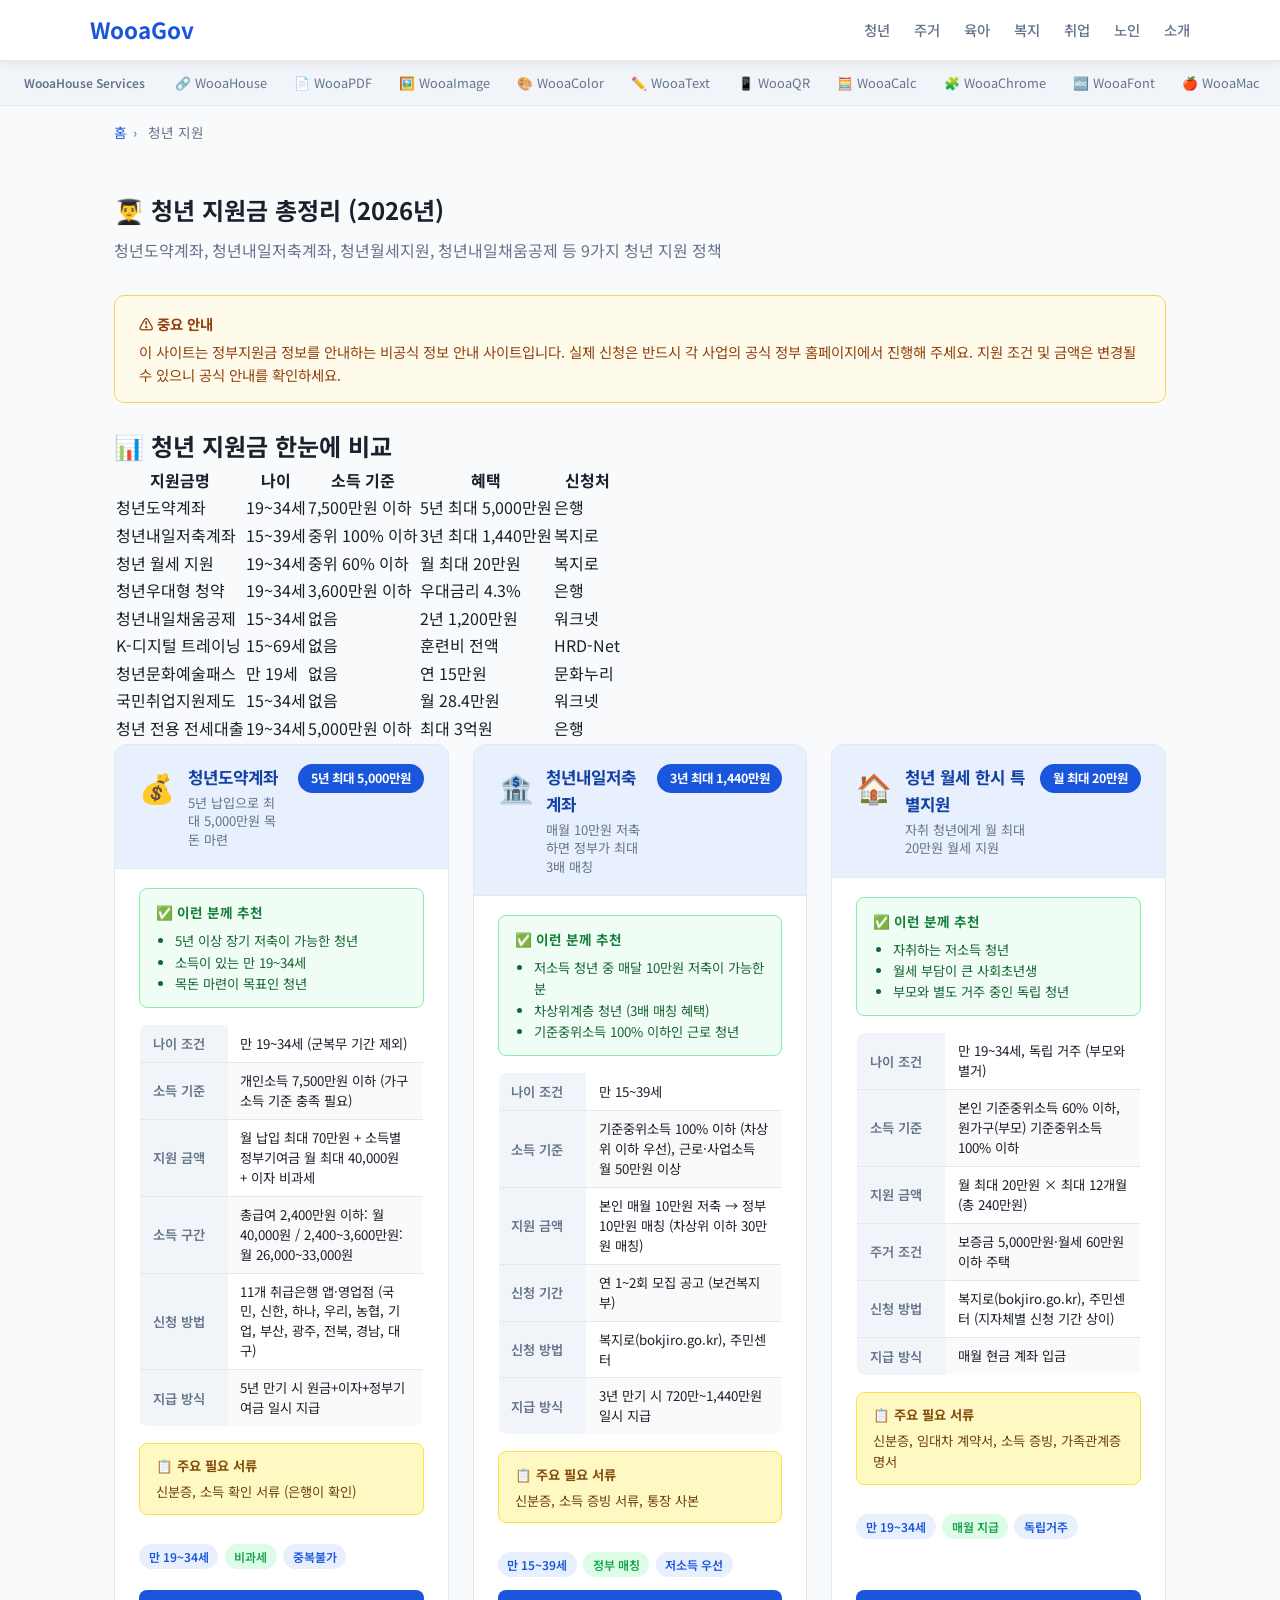
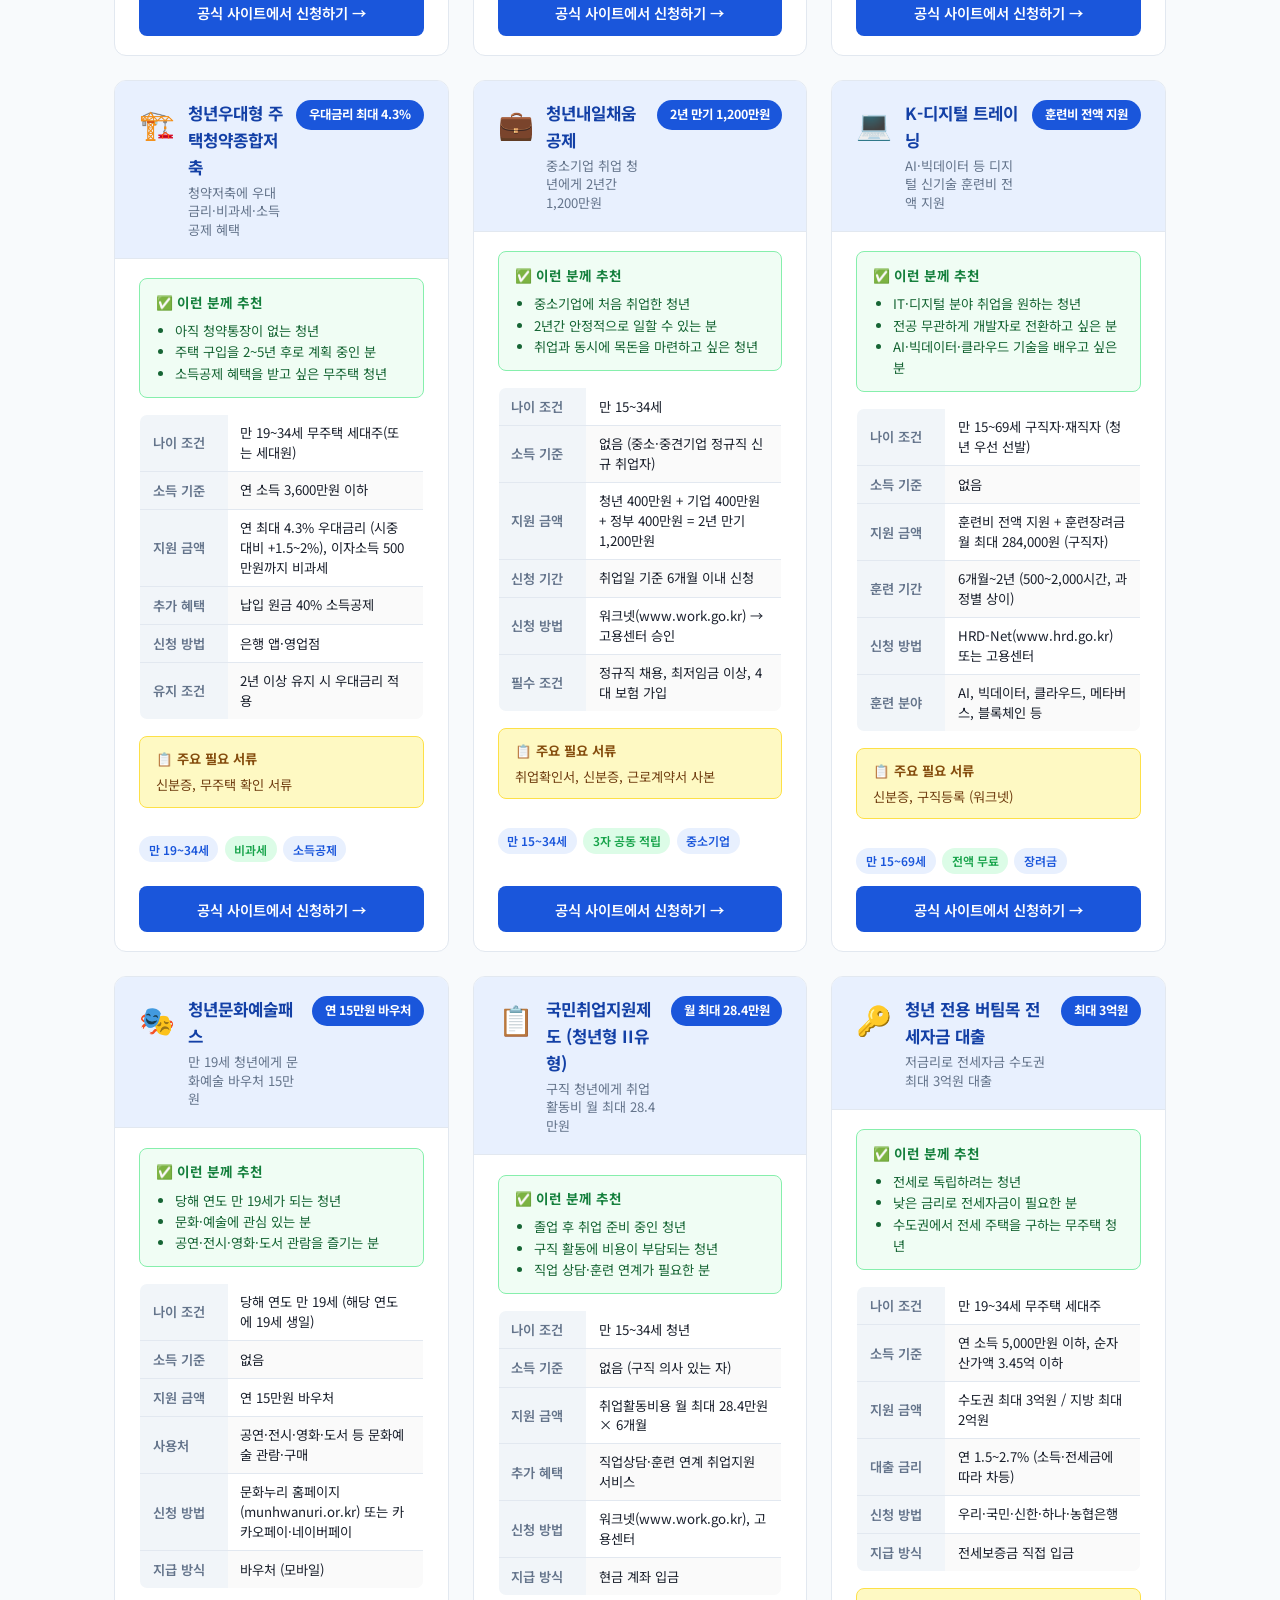
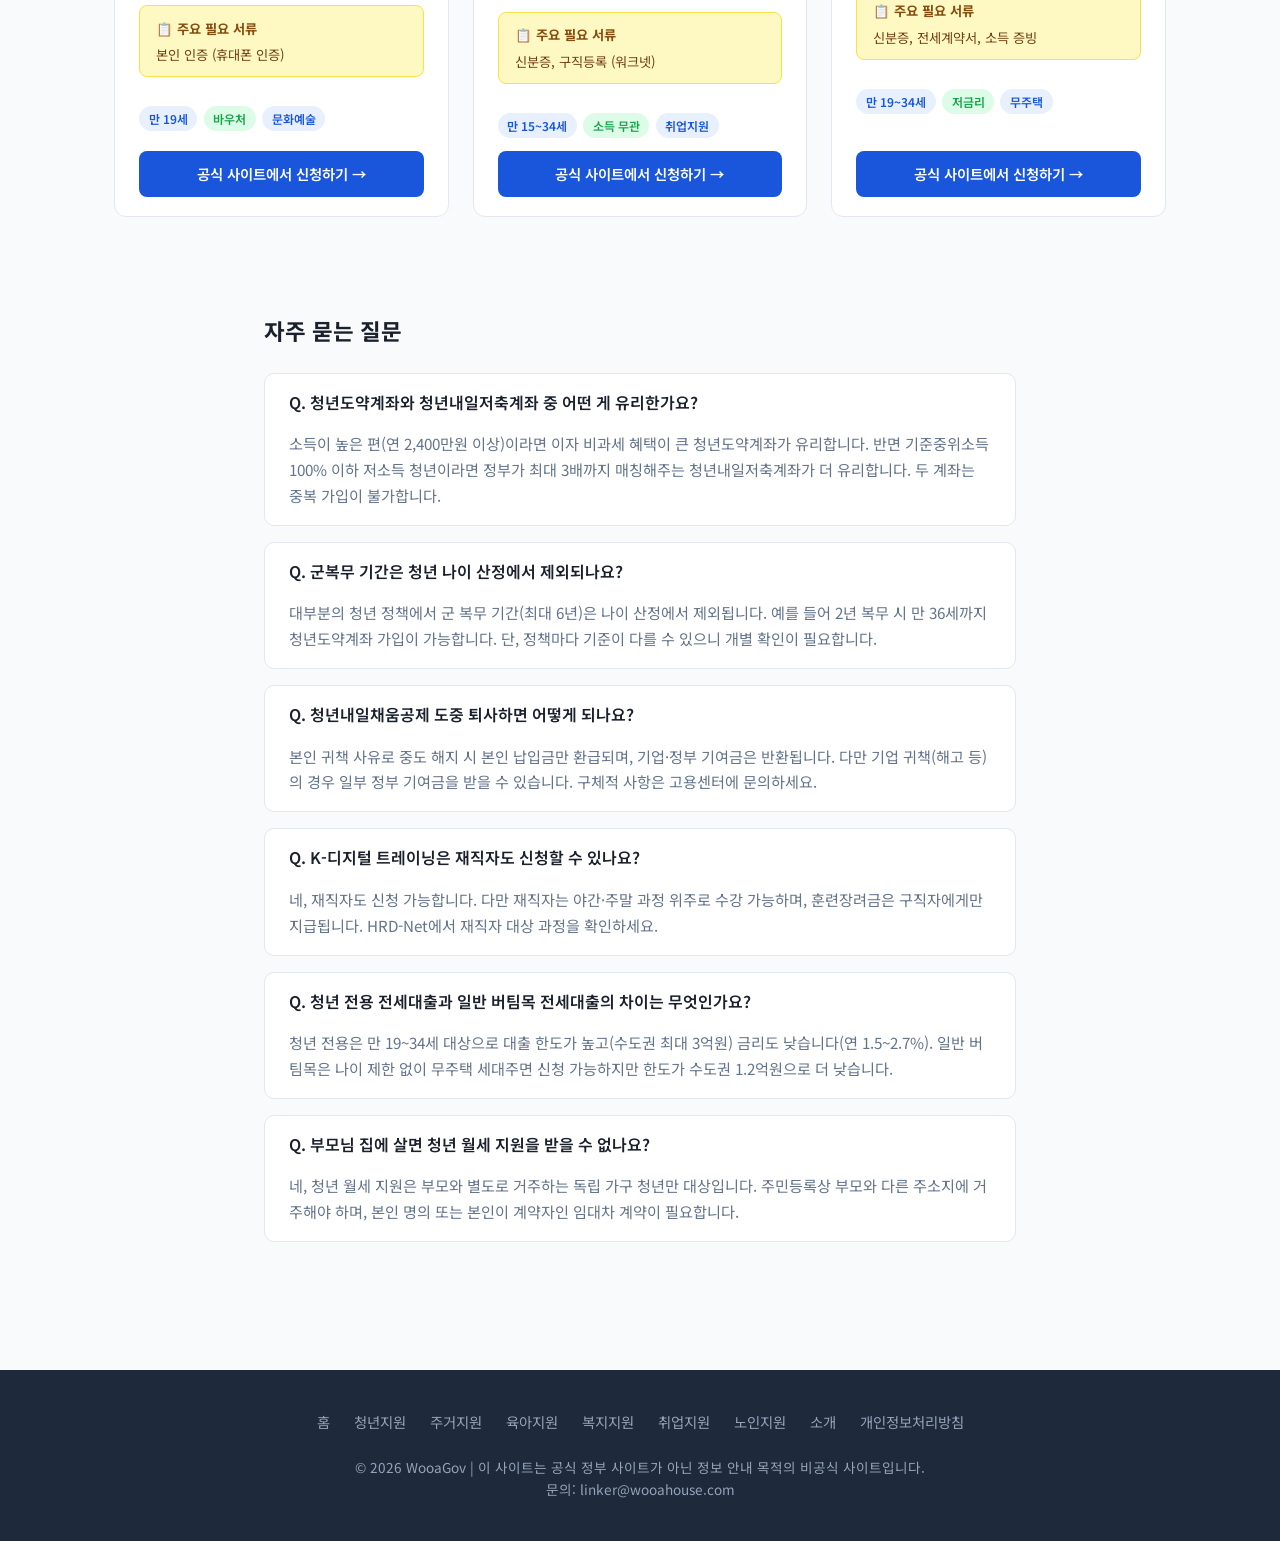
<file: youth.html>
﻿<!DOCTYPE html>
<html lang="ko">
<head>
<meta charset="UTF-8">
<meta name="naver-site-verification" content="97f1bf2b89863c9335ed7400bf2bf22667f0dce0" />
<meta name="viewport" content="width=device-width, initial-scale=1.0">
<title>청년 지원금 총정리 — 2026년 청년도약계좌·청년월세지원·청년내일채움공제 신청 | WooaGov</title>
<meta name="description" content="2026년 청년 지원금 9가지 총정리. 청년도약계좌(5년 최대 5000만원), 청년내일저축계좌, 청년월세지원, 청년내일채움공제, K-디지털 트레이닝까지 자격 조건과 신청 방법.">
<meta name="keywords" content="청년지원금, 청년도약계좌, 청년내일저축계좌, 청년월세지원, 청년내일채움공제, K디지털트레이닝, 청년문화예술패스, 국민취업지원제도, 청년전세대출">
<link rel="canonical" href="https://jiwon.wooahouse.com/youth.html">
<meta property="og:title" content="청년 지원금 총정리 — 2026년 청년도약계좌·청년월세지원·청년내일채움공제 신청 | WooaGov">
<meta property="og:description" content="2026년 청년 지원금 9가지 총정리. 청년도약계좌, 청년내일저축계좌, 청년월세지원, 청년내일채움공제 자격과 신청 방법.">
<meta property="og:type" content="website">
<meta property="og:url" content="https://jiwon.wooahouse.com/youth.html">
<meta property="og:locale" content="ko_KR">
<link rel="stylesheet" href="css/style.css">
<link rel="preconnect" href="https://fonts.googleapis.com">
<link href="https://fonts.googleapis.com/css2?family=Noto+Sans+KR:wght@400;500;600;700;800&display=swap" rel="stylesheet">
<link rel="manifest" href="manifest.json">
<link rel="icon" href="icons/icon.svg" type="image/svg+xml">
<script type="application/ld+json">
{
  "@context": "https://schema.org",
  "@type": "WebApplication",
  "name": "청년 지원금 안내 — WooaGov",
  "url": "https://jiwon.wooahouse.com/youth.html",
  "description": "2026년 청년 지원금 9가지 총정리. 청년도약계좌, 청년내일저축계좌, 청년월세지원, 청년내일채움공제, K-디지털 트레이닝 안내.",
  "applicationCategory": "GovernmentService",
  "operatingSystem": "Web"
}
</script>
<script type="application/ld+json">
{
  "@context": "https://schema.org",
  "@type": "FAQPage",
  "mainEntity": [
    {"@type": "Question","name": "청년도약계좌와 청년내일저축계좌 중 어떤 게 유리한가요?","acceptedAnswer": {"@type": "Answer","text": "소득이 높은 편(연 2,400만원 이상)이라면 이자 비과세 혜택이 큰 청년도약계좌가 유리합니다. 반면 기준중위소득 100% 이하 저소득 청년이라면 정부가 최대 3배까지 매칭해주는 청년내일저축계좌가 더 유리합니다. 두 계좌는 중복 가입이 불가합니다."}},
    {"@type": "Question","name": "군복무 기간은 청년 나이 산정에서 제외되나요?","acceptedAnswer": {"@type": "Answer","text": "대부분의 청년 정책에서 군 복무 기간(최대 6년)은 나이 산정에서 제외됩니다. 예를 들어 2년 복무 시 만 36세까지 청년도약계좌 가입이 가능합니다. 단, 정책마다 기준이 다를 수 있으니 개별 확인이 필요합니다."}},
    {"@type": "Question","name": "청년내일채움공제 도중 퇴사하면 어떻게 되나요?","acceptedAnswer": {"@type": "Answer","text": "본인 귀책 사유로 중도 해지 시 본인 납입금만 환급되며, 기업·정부 기여금은 반환됩니다. 다만 기업 귀책(해고 등)의 경우 일부 정부 기여금을 받을 수 있습니다. 구체적 사항은 고용센터에 문의하세요."}},
    {"@type": "Question","name": "K-디지털 트레이닝은 재직자도 신청할 수 있나요?","acceptedAnswer": {"@type": "Answer","text": "네, 재직자도 신청 가능합니다. 다만 재직자는 야간·주말 과정 위주로 수강 가능하며, 훈련장려금은 구직자에게만 지급됩니다. HRD-Net에서 재직자 대상 과정을 확인하세요."}},
    {"@type": "Question","name": "청년 전용 전세대출과 일반 버팀목 전세대출의 차이는 무엇인가요?","acceptedAnswer": {"@type": "Answer","text": "청년 전용은 만 19~34세 대상으로 대출 한도가 높고(수도권 최대 3억원) 금리도 낮습니다(연 1.5~2.7%). 일반 버팀목은 나이 제한 없이 무주택 세대주면 신청 가능하지만 한도가 수도권 1.2억원으로 더 낮습니다."}},
    {"@type": "Question","name": "부모님 집에 살면 청년 월세 지원을 받을 수 없나요?","acceptedAnswer": {"@type": "Answer","text": "네, 청년 월세 지원은 부모와 별도로 거주하는 독립 가구 청년만 대상입니다. 주민등록상 부모와 다른 주소지에 거주해야 하며, 본인 명의 또는 본인이 계약자인 임대차 계약이 필요합니다."}}
  ]
}
</script>
<script type="application/ld+json">
{
  "@context": "https://schema.org",
  "@type": "BreadcrumbList",
  "itemListElement": [
    {"@type": "ListItem","position": 1,"name": "홈","item": "https://jiwon.wooahouse.com/"},
    {"@type": "ListItem","position": 2,"name": "청년 지원","item": "https://jiwon.wooahouse.com/youth.html"}
  ]
}
</script>
</head>
<body>
<header>
  <div class="header-inner">
    <a href="/" class="logo">WooaGov</a>
    <nav>
      <a href="youth.html" class="active">청년</a>
      <a href="housing.html">주거</a>
      <a href="childcare.html">육아</a>
      <a href="welfare.html">복지</a>
      <a href="employment.html">취업</a>
      <a href="elderly.html">노인</a>
      <a href="about.html">소개</a>
    </nav>
  </div>
</header>

<div class="our-sites-bar">
  <span class="our-sites-label">WooaHouse Services</span>
  <div class="our-sites-links">
    <a href="https://wooahouse.com/" target="_blank" rel="noopener">🔗 WooaHouse</a>
    <a href="https://pdfkit.wooahouse.com/" target="_blank" rel="noopener">📄 WooaPDF</a>
    <a href="https://imagekit.wooahouse.com/" target="_blank" rel="noopener">🖼️ WooaImage</a>
    <a href="https://colorkit.wooahouse.com/" target="_blank" rel="noopener">🎨 WooaColor</a>
    <a href="https://textkit.wooahouse.com/" target="_blank" rel="noopener">✏️ WooaText</a>
    <a href="https://qrkit.wooahouse.com/" target="_blank" rel="noopener">📱 WooaQR</a>
    <a href="https://calckit.wooahouse.com/" target="_blank" rel="noopener">🧮 WooaCalc</a>
    <a href="https://chromekit.wooahouse.com/" target="_blank" rel="noopener">🧩 WooaChrome</a>
    <a href="https://fontkit.wooahouse.com/" target="_blank" rel="noopener">🔤 WooaFont</a>
    <a href="https://mactools.wooahouse.com/" target="_blank" rel="noopener">🍎 WooaMac</a>
    <a href="https://pctools.wooahouse.com/" target="_blank" rel="noopener">🖥️ WooaPC</a>
    <a href="https://vskit.wooahouse.com/" target="_blank" rel="noopener">💻 WooaVS</a>
  </div>
</div>

<div class="breadcrumb"><a href="/">홈</a><span>›</span> 청년 지원</div>

<div class="section">
  <h1 class="section-title">👨‍🎓 청년 지원금 총정리 (2026년)</h1>
  <p class="section-subtitle">청년도약계좌, 청년내일저축계좌, 청년월세지원, 청년내일채움공제 등 9가지 청년 지원 정책</p>

  <div class="notice-box">
    <strong>⚠️ 중요 안내</strong>
    이 사이트는 정부지원금 정보를 안내하는 비공식 정보 안내 사이트입니다. 실제 신청은 반드시 각 사업의 공식 정부 홈페이지에서 진행해 주세요. 지원 조건 및 금액은 변경될 수 있으니 공식 안내를 확인하세요.
  </div>

  <h2>📊 청년 지원금 한눈에 비교</h2>
  <div class="table-responsive">
    <table class="comparison-table">
      <thead>
        <tr><th>지원금명</th><th>나이</th><th>소득 기준</th><th>혜택</th><th>신청처</th></tr>
      </thead>
      <tbody>
        <tr><td>청년도약계좌</td><td>19~34세</td><td>7,500만원 이하</td><td>5년 최대 5,000만원</td><td>은행</td></tr>
        <tr><td>청년내일저축계좌</td><td>15~39세</td><td>중위 100% 이하</td><td>3년 최대 1,440만원</td><td>복지로</td></tr>
        <tr><td>청년 월세 지원</td><td>19~34세</td><td>중위 60% 이하</td><td>월 최대 20만원</td><td>복지로</td></tr>
        <tr><td>청년우대형 청약</td><td>19~34세</td><td>3,600만원 이하</td><td>우대금리 4.3%</td><td>은행</td></tr>
        <tr><td>청년내일채움공제</td><td>15~34세</td><td>없음</td><td>2년 1,200만원</td><td>워크넷</td></tr>
        <tr><td>K-디지털 트레이닝</td><td>15~69세</td><td>없음</td><td>훈련비 전액</td><td>HRD-Net</td></tr>
        <tr><td>청년문화예술패스</td><td>만 19세</td><td>없음</td><td>연 15만원</td><td>문화누리</td></tr>
        <tr><td>국민취업지원제도</td><td>15~34세</td><td>없음</td><td>월 28.4만원</td><td>워크넷</td></tr>
        <tr><td>청년 전용 전세대출</td><td>19~34세</td><td>5,000만원 이하</td><td>최대 3억원</td><td>은행</td></tr>
      </tbody>
    </table>
  </div>

  <div class="support-grid">

    <!-- 1. 청년도약계좌 -->
    <div class="support-card">
      <div class="support-card-header">
        <span style="font-size:1.8rem">💰</span>
        <div class="support-card-header-info">
          <h3>청년도약계좌</h3>
          <p class="card-summary">5년 납입으로 최대 5,000만원 목돈 마련</p>
        </div>
        <div class="amount-badge">5년 최대 5,000만원</div>
      </div>
      <div class="support-card-body">
        <div class="recommend-box">
          <strong>✅ 이런 분께 추천</strong>
          <ul>
            <li>5년 이상 장기 저축이 가능한 청년</li>
            <li>소득이 있는 만 19~34세</li>
            <li>목돈 마련이 목표인 청년</li>
          </ul>
        </div>
        <table class="eligibility-table">
          <tr><th>나이 조건</th><td>만 19~34세 (군복무 기간 제외)</td></tr>
          <tr><th>소득 기준</th><td>개인소득 7,500만원 이하 (가구소득 기준 충족 필요)</td></tr>
          <tr><th>지원 금액</th><td>월 납입 최대 70만원 + 소득별 정부기여금 월 최대 40,000원 + 이자 비과세</td></tr>
          <tr><th>소득 구간</th><td>총급여 2,400만원 이하: 월 40,000원 / 2,400~3,600만원: 월 26,000~33,000원</td></tr>
          <tr><th>신청 방법</th><td>11개 취급은행 앱·영업점 (국민, 신한, 하나, 우리, 농협, 기업, 부산, 광주, 전북, 경남, 대구)</td></tr>
          <tr><th>지급 방식</th><td>5년 만기 시 원금+이자+정부기여금 일시 지급</td></tr>
        </table>
        <div class="docs-box">
          <strong>📋 주요 필요 서류</strong>
          <span>신분증, 소득 확인 서류 (은행이 확인)</span>
        </div>
        <div class="card-tags">
          <span class="tag">만 19~34세</span>
          <span class="tag green">비과세</span>
          <span class="tag">중복불가</span>
        </div>
        <a href="https://www.gov.kr" target="_blank" rel="noopener" class="apply-btn">공식 사이트에서 신청하기 →</a>
      </div>
    </div>

    <!-- 2. 청년내일저축계좌 -->
    <div class="support-card">
      <div class="support-card-header">
        <span style="font-size:1.8rem">🏦</span>
        <div class="support-card-header-info">
          <h3>청년내일저축계좌</h3>
          <p class="card-summary">매월 10만원 저축하면 정부가 최대 3배 매칭</p>
        </div>
        <div class="amount-badge">3년 최대 1,440만원</div>
      </div>
      <div class="support-card-body">
        <div class="recommend-box">
          <strong>✅ 이런 분께 추천</strong>
          <ul>
            <li>저소득 청년 중 매달 10만원 저축이 가능한 분</li>
            <li>차상위계층 청년 (3배 매칭 혜택)</li>
            <li>기준중위소득 100% 이하인 근로 청년</li>
          </ul>
        </div>
        <table class="eligibility-table">
          <tr><th>나이 조건</th><td>만 15~39세</td></tr>
          <tr><th>소득 기준</th><td>기준중위소득 100% 이하 (차상위 이하 우선), 근로·사업소득 월 50만원 이상</td></tr>
          <tr><th>지원 금액</th><td>본인 매월 10만원 저축 → 정부 10만원 매칭 (차상위 이하 30만원 매칭)</td></tr>
          <tr><th>신청 기간</th><td>연 1~2회 모집 공고 (보건복지부)</td></tr>
          <tr><th>신청 방법</th><td>복지로(bokjiro.go.kr), 주민센터</td></tr>
          <tr><th>지급 방식</th><td>3년 만기 시 720만~1,440만원 일시 지급</td></tr>
        </table>
        <div class="docs-box">
          <strong>📋 주요 필요 서류</strong>
          <span>신분증, 소득 증빙 서류, 통장 사본</span>
        </div>
        <div class="card-tags">
          <span class="tag">만 15~39세</span>
          <span class="tag green">정부 매칭</span>
          <span class="tag">저소득 우선</span>
        </div>
        <a href="https://www.bokjiro.go.kr" target="_blank" rel="noopener" class="apply-btn">공식 사이트에서 신청하기 →</a>
      </div>
    </div>

    <!-- 3. 청년 월세 한시 특별지원 -->
    <div class="support-card">
      <div class="support-card-header">
        <span style="font-size:1.8rem">🏠</span>
        <div class="support-card-header-info">
          <h3>청년 월세 한시 특별지원</h3>
          <p class="card-summary">자취 청년에게 월 최대 20만원 월세 지원</p>
        </div>
        <div class="amount-badge">월 최대 20만원</div>
      </div>
      <div class="support-card-body">
        <div class="recommend-box">
          <strong>✅ 이런 분께 추천</strong>
          <ul>
            <li>자취하는 저소득 청년</li>
            <li>월세 부담이 큰 사회초년생</li>
            <li>부모와 별도 거주 중인 독립 청년</li>
          </ul>
        </div>
        <table class="eligibility-table">
          <tr><th>나이 조건</th><td>만 19~34세, 독립 거주 (부모와 별거)</td></tr>
          <tr><th>소득 기준</th><td>본인 기준중위소득 60% 이하, 원가구(부모) 기준중위소득 100% 이하</td></tr>
          <tr><th>지원 금액</th><td>월 최대 20만원 × 최대 12개월 (총 240만원)</td></tr>
          <tr><th>주거 조건</th><td>보증금 5,000만원·월세 60만원 이하 주택</td></tr>
          <tr><th>신청 방법</th><td>복지로(bokjiro.go.kr), 주민센터 (지자체별 신청 기간 상이)</td></tr>
          <tr><th>지급 방식</th><td>매월 현금 계좌 입금</td></tr>
        </table>
        <div class="docs-box">
          <strong>📋 주요 필요 서류</strong>
          <span>신분증, 임대차 계약서, 소득 증빙, 가족관계증명서</span>
        </div>
        <div class="card-tags">
          <span class="tag">만 19~34세</span>
          <span class="tag green">매월 지급</span>
          <span class="tag">독립거주</span>
        </div>
        <a href="https://www.bokjiro.go.kr" target="_blank" rel="noopener" class="apply-btn">공식 사이트에서 신청하기 →</a>
      </div>
    </div>

    <!-- 4. 청년우대형 주택청약종합저축 -->
    <div class="support-card">
      <div class="support-card-header">
        <span style="font-size:1.8rem">🏗️</span>
        <div class="support-card-header-info">
          <h3>청년우대형 주택청약종합저축</h3>
          <p class="card-summary">청약저축에 우대금리·비과세·소득공제 혜택</p>
        </div>
        <div class="amount-badge">우대금리 최대 4.3%</div>
      </div>
      <div class="support-card-body">
        <div class="recommend-box">
          <strong>✅ 이런 분께 추천</strong>
          <ul>
            <li>아직 청약통장이 없는 청년</li>
            <li>주택 구입을 2~5년 후로 계획 중인 분</li>
            <li>소득공제 혜택을 받고 싶은 무주택 청년</li>
          </ul>
        </div>
        <table class="eligibility-table">
          <tr><th>나이 조건</th><td>만 19~34세 무주택 세대주(또는 세대원)</td></tr>
          <tr><th>소득 기준</th><td>연 소득 3,600만원 이하</td></tr>
          <tr><th>지원 금액</th><td>연 최대 4.3% 우대금리 (시중 대비 +1.5~2%), 이자소득 500만원까지 비과세</td></tr>
          <tr><th>추가 혜택</th><td>납입 원금 40% 소득공제</td></tr>
          <tr><th>신청 방법</th><td>은행 앱·영업점</td></tr>
          <tr><th>유지 조건</th><td>2년 이상 유지 시 우대금리 적용</td></tr>
        </table>
        <div class="docs-box">
          <strong>📋 주요 필요 서류</strong>
          <span>신분증, 무주택 확인 서류</span>
        </div>
        <div class="card-tags">
          <span class="tag">만 19~34세</span>
          <span class="tag green">비과세</span>
          <span class="tag">소득공제</span>
        </div>
        <a href="https://www.nhuf.molit.go.kr" target="_blank" rel="noopener" class="apply-btn">공식 사이트에서 신청하기 →</a>
      </div>
    </div>

    <!-- 5. 청년내일채움공제 -->
    <div class="support-card">
      <div class="support-card-header">
        <span style="font-size:1.8rem">💼</span>
        <div class="support-card-header-info">
          <h3>청년내일채움공제</h3>
          <p class="card-summary">중소기업 취업 청년에게 2년간 1,200만원</p>
        </div>
        <div class="amount-badge">2년 만기 1,200만원</div>
      </div>
      <div class="support-card-body">
        <div class="recommend-box">
          <strong>✅ 이런 분께 추천</strong>
          <ul>
            <li>중소기업에 처음 취업한 청년</li>
            <li>2년간 안정적으로 일할 수 있는 분</li>
            <li>취업과 동시에 목돈을 마련하고 싶은 청년</li>
          </ul>
        </div>
        <table class="eligibility-table">
          <tr><th>나이 조건</th><td>만 15~34세</td></tr>
          <tr><th>소득 기준</th><td>없음 (중소·중견기업 정규직 신규 취업자)</td></tr>
          <tr><th>지원 금액</th><td>청년 400만원 + 기업 400만원 + 정부 400만원 = 2년 만기 1,200만원</td></tr>
          <tr><th>신청 기간</th><td>취업일 기준 6개월 이내 신청</td></tr>
          <tr><th>신청 방법</th><td>워크넷(www.work.go.kr) → 고용센터 승인</td></tr>
          <tr><th>필수 조건</th><td>정규직 채용, 최저임금 이상, 4대 보험 가입</td></tr>
        </table>
        <div class="docs-box">
          <strong>📋 주요 필요 서류</strong>
          <span>취업확인서, 신분증, 근로계약서 사본</span>
        </div>
        <div class="card-tags">
          <span class="tag">만 15~34세</span>
          <span class="tag green">3자 공동 적립</span>
          <span class="tag">중소기업</span>
        </div>
        <a href="https://www.work.go.kr" target="_blank" rel="noopener" class="apply-btn">공식 사이트에서 신청하기 →</a>
      </div>
    </div>

    <!-- 6. K-디지털 트레이닝 -->
    <div class="support-card">
      <div class="support-card-header">
        <span style="font-size:1.8rem">💻</span>
        <div class="support-card-header-info">
          <h3>K-디지털 트레이닝</h3>
          <p class="card-summary">AI·빅데이터 등 디지털 신기술 훈련비 전액 지원</p>
        </div>
        <div class="amount-badge">훈련비 전액 지원</div>
      </div>
      <div class="support-card-body">
        <div class="recommend-box">
          <strong>✅ 이런 분께 추천</strong>
          <ul>
            <li>IT·디지털 분야 취업을 원하는 청년</li>
            <li>전공 무관하게 개발자로 전환하고 싶은 분</li>
            <li>AI·빅데이터·클라우드 기술을 배우고 싶은 분</li>
          </ul>
        </div>
        <table class="eligibility-table">
          <tr><th>나이 조건</th><td>만 15~69세 구직자·재직자 (청년 우선 선발)</td></tr>
          <tr><th>소득 기준</th><td>없음</td></tr>
          <tr><th>지원 금액</th><td>훈련비 전액 지원 + 훈련장려금 월 최대 284,000원 (구직자)</td></tr>
          <tr><th>훈련 기간</th><td>6개월~2년 (500~2,000시간, 과정별 상이)</td></tr>
          <tr><th>신청 방법</th><td>HRD-Net(www.hrd.go.kr) 또는 고용센터</td></tr>
          <tr><th>훈련 분야</th><td>AI, 빅데이터, 클라우드, 메타버스, 블록체인 등</td></tr>
        </table>
        <div class="docs-box">
          <strong>📋 주요 필요 서류</strong>
          <span>신분증, 구직등록 (워크넷)</span>
        </div>
        <div class="card-tags">
          <span class="tag">만 15~69세</span>
          <span class="tag green">전액 무료</span>
          <span class="tag">장려금</span>
        </div>
        <a href="https://www.hrd.go.kr" target="_blank" rel="noopener" class="apply-btn">공식 사이트에서 신청하기 →</a>
      </div>
    </div>

    <!-- 7. 청년문화예술패스 -->
    <div class="support-card">
      <div class="support-card-header">
        <span style="font-size:1.8rem">🎭</span>
        <div class="support-card-header-info">
          <h3>청년문화예술패스</h3>
          <p class="card-summary">만 19세 청년에게 문화예술 바우처 15만원</p>
        </div>
        <div class="amount-badge">연 15만원 바우처</div>
      </div>
      <div class="support-card-body">
        <div class="recommend-box">
          <strong>✅ 이런 분께 추천</strong>
          <ul>
            <li>당해 연도 만 19세가 되는 청년</li>
            <li>문화·예술에 관심 있는 분</li>
            <li>공연·전시·영화·도서 관람을 즐기는 분</li>
          </ul>
        </div>
        <table class="eligibility-table">
          <tr><th>나이 조건</th><td>당해 연도 만 19세 (해당 연도에 19세 생일)</td></tr>
          <tr><th>소득 기준</th><td>없음</td></tr>
          <tr><th>지원 금액</th><td>연 15만원 바우처</td></tr>
          <tr><th>사용처</th><td>공연·전시·영화·도서 등 문화예술 관람·구매</td></tr>
          <tr><th>신청 방법</th><td>문화누리 홈페이지(munhwanuri.or.kr) 또는 카카오페이·네이버페이</td></tr>
          <tr><th>지급 방식</th><td>바우처 (모바일)</td></tr>
        </table>
        <div class="docs-box">
          <strong>📋 주요 필요 서류</strong>
          <span>본인 인증 (휴대폰 인증)</span>
        </div>
        <div class="card-tags">
          <span class="tag">만 19세</span>
          <span class="tag green">바우처</span>
          <span class="tag">문화예술</span>
        </div>
        <a href="https://www.munhwanuri.or.kr" target="_blank" rel="noopener" class="apply-btn">공식 사이트에서 신청하기 →</a>
      </div>
    </div>

    <!-- 8. 국민취업지원제도 (청년형 II유형) -->
    <div class="support-card">
      <div class="support-card-header">
        <span style="font-size:1.8rem">📋</span>
        <div class="support-card-header-info">
          <h3>국민취업지원제도 (청년형 II유형)</h3>
          <p class="card-summary">구직 청년에게 취업활동비 월 최대 28.4만원</p>
        </div>
        <div class="amount-badge">월 최대 28.4만원</div>
      </div>
      <div class="support-card-body">
        <div class="recommend-box">
          <strong>✅ 이런 분께 추천</strong>
          <ul>
            <li>졸업 후 취업 준비 중인 청년</li>
            <li>구직 활동에 비용이 부담되는 청년</li>
            <li>직업 상담·훈련 연계가 필요한 분</li>
          </ul>
        </div>
        <table class="eligibility-table">
          <tr><th>나이 조건</th><td>만 15~34세 청년</td></tr>
          <tr><th>소득 기준</th><td>없음 (구직 의사 있는 자)</td></tr>
          <tr><th>지원 금액</th><td>취업활동비용 월 최대 28.4만원 × 6개월</td></tr>
          <tr><th>추가 혜택</th><td>직업상담·훈련 연계 취업지원 서비스</td></tr>
          <tr><th>신청 방법</th><td>워크넷(www.work.go.kr), 고용센터</td></tr>
          <tr><th>지급 방식</th><td>현금 계좌 입금</td></tr>
        </table>
        <div class="docs-box">
          <strong>📋 주요 필요 서류</strong>
          <span>신분증, 구직등록 (워크넷)</span>
        </div>
        <div class="card-tags">
          <span class="tag">만 15~34세</span>
          <span class="tag green">소득 무관</span>
          <span class="tag">취업지원</span>
        </div>
        <a href="https://www.kua.go.kr" target="_blank" rel="noopener" class="apply-btn">공식 사이트에서 신청하기 →</a>
      </div>
    </div>

    <!-- 9. 청년 전용 버팀목 전세자금 대출 -->
    <div class="support-card">
      <div class="support-card-header">
        <span style="font-size:1.8rem">🔑</span>
        <div class="support-card-header-info">
          <h3>청년 전용 버팀목 전세자금 대출</h3>
          <p class="card-summary">저금리로 전세자금 수도권 최대 3억원 대출</p>
        </div>
        <div class="amount-badge">최대 3억원</div>
      </div>
      <div class="support-card-body">
        <div class="recommend-box">
          <strong>✅ 이런 분께 추천</strong>
          <ul>
            <li>전세로 독립하려는 청년</li>
            <li>낮은 금리로 전세자금이 필요한 분</li>
            <li>수도권에서 전세 주택을 구하는 무주택 청년</li>
          </ul>
        </div>
        <table class="eligibility-table">
          <tr><th>나이 조건</th><td>만 19~34세 무주택 세대주</td></tr>
          <tr><th>소득 기준</th><td>연 소득 5,000만원 이하, 순자산가액 3.45억 이하</td></tr>
          <tr><th>지원 금액</th><td>수도권 최대 3억원 / 지방 최대 2억원</td></tr>
          <tr><th>대출 금리</th><td>연 1.5~2.7% (소득·전세금에 따라 차등)</td></tr>
          <tr><th>신청 방법</th><td>우리·국민·신한·하나·농협은행</td></tr>
          <tr><th>지급 방식</th><td>전세보증금 직접 입금</td></tr>
        </table>
        <div class="docs-box">
          <strong>📋 주요 필요 서류</strong>
          <span>신분증, 전세계약서, 소득 증빙</span>
        </div>
        <div class="card-tags">
          <span class="tag">만 19~34세</span>
          <span class="tag green">저금리</span>
          <span class="tag">무주택</span>
        </div>
        <a href="https://nhuf.molit.go.kr" target="_blank" rel="noopener" class="apply-btn">공식 사이트에서 신청하기 →</a>
      </div>
    </div>

  </div>
</div>

<div class="faq-section">
  <h2>자주 묻는 질문</h2>
  <div class="faq-item">
    <div class="faq-question">Q. 청년도약계좌와 청년내일저축계좌 중 어떤 게 유리한가요?</div>
    <div class="faq-answer">소득이 높은 편(연 2,400만원 이상)이라면 이자 비과세 혜택이 큰 청년도약계좌가 유리합니다. 반면 기준중위소득 100% 이하 저소득 청년이라면 정부가 최대 3배까지 매칭해주는 청년내일저축계좌가 더 유리합니다. 두 계좌는 중복 가입이 불가합니다.</div>
  </div>
  <div class="faq-item">
    <div class="faq-question">Q. 군복무 기간은 청년 나이 산정에서 제외되나요?</div>
    <div class="faq-answer">대부분의 청년 정책에서 군 복무 기간(최대 6년)은 나이 산정에서 제외됩니다. 예를 들어 2년 복무 시 만 36세까지 청년도약계좌 가입이 가능합니다. 단, 정책마다 기준이 다를 수 있으니 개별 확인이 필요합니다.</div>
  </div>
  <div class="faq-item">
    <div class="faq-question">Q. 청년내일채움공제 도중 퇴사하면 어떻게 되나요?</div>
    <div class="faq-answer">본인 귀책 사유로 중도 해지 시 본인 납입금만 환급되며, 기업·정부 기여금은 반환됩니다. 다만 기업 귀책(해고 등)의 경우 일부 정부 기여금을 받을 수 있습니다. 구체적 사항은 고용센터에 문의하세요.</div>
  </div>
  <div class="faq-item">
    <div class="faq-question">Q. K-디지털 트레이닝은 재직자도 신청할 수 있나요?</div>
    <div class="faq-answer">네, 재직자도 신청 가능합니다. 다만 재직자는 야간·주말 과정 위주로 수강 가능하며, 훈련장려금은 구직자에게만 지급됩니다. HRD-Net에서 재직자 대상 과정을 확인하세요.</div>
  </div>
  <div class="faq-item">
    <div class="faq-question">Q. 청년 전용 전세대출과 일반 버팀목 전세대출의 차이는 무엇인가요?</div>
    <div class="faq-answer">청년 전용은 만 19~34세 대상으로 대출 한도가 높고(수도권 최대 3억원) 금리도 낮습니다(연 1.5~2.7%). 일반 버팀목은 나이 제한 없이 무주택 세대주면 신청 가능하지만 한도가 수도권 1.2억원으로 더 낮습니다.</div>
  </div>
  <div class="faq-item">
    <div class="faq-question">Q. 부모님 집에 살면 청년 월세 지원을 받을 수 없나요?</div>
    <div class="faq-answer">네, 청년 월세 지원은 부모와 별도로 거주하는 독립 가구 청년만 대상입니다. 주민등록상 부모와 다른 주소지에 거주해야 하며, 본인 명의 또는 본인이 계약자인 임대차 계약이 필요합니다.</div>
  </div>
</div>

<footer>
  <div class="footer-links">
    <a href="/">홈</a>
    <a href="youth.html">청년지원</a>
    <a href="housing.html">주거지원</a>
    <a href="childcare.html">육아지원</a>
    <a href="welfare.html">복지지원</a>
    <a href="employment.html">취업지원</a>
    <a href="elderly.html">노인지원</a>
    <a href="about.html">소개</a>
    <a href="privacy.html">개인정보처리방침</a>
  </div>
  <p class="footer-copy">&copy; 2026 WooaGov | 이 사이트는 공식 정부 사이트가 아닌 정보 안내 목적의 비공식 사이트입니다.<br>
  문의: <a href="mailto:linker@wooahouse.com">linker@wooahouse.com</a></p>
</footer>
<script src="js/pwa-install.js"></script>
</body>
</html>
</file>
<file: css/style.css>
:root {
  --primary: #1a56db;
  --primary-dark: #1340a6;
  --primary-light: #e8f0fe;
  --text: #1a202c;
  --text-muted: #64748b;
  --border: #e2e8f0;
  --bg: #f8fafc;
  --white: #ffffff;
  --radius: 12px;
  --shadow: 0 2px 8px rgba(0,0,0,0.08);
  --shadow-md: 0 4px 16px rgba(0,0,0,0.12);
}
* { box-sizing: border-box; margin: 0; padding: 0; }
body { font-family: 'Noto Sans KR', sans-serif; color: var(--text); background: var(--bg); line-height: 1.6; }

/* 헤더 */
header { background: var(--white); border-bottom: 1px solid var(--border); padding: 0 1.5rem; position: sticky; top: 0; z-index: 100; box-shadow: var(--shadow); }
.header-inner { max-width: 1100px; margin: 0 auto; display: flex; align-items: center; justify-content: space-between; height: 60px; }
.logo { font-size: 1.4rem; font-weight: 700; color: var(--primary); text-decoration: none; }
.logo span { color: var(--text); }
nav { display: flex; gap: 1.5rem; }
nav a { color: var(--text-muted); text-decoration: none; font-size: 0.9rem; font-weight: 500; }
nav a:hover { color: var(--primary); }

/* our-sites-bar */
.our-sites-bar { background: #f1f5f9; border-bottom: 1px solid var(--border); padding: 0.5rem 1.5rem; overflow-x: auto; white-space: nowrap; }
.our-sites-bar::-webkit-scrollbar { height: 2px; }
.our-sites-label { font-size: 0.75rem; color: var(--text-muted); margin-right: 1rem; font-weight: 600; }
.our-sites-links { display: inline-flex; gap: 0.5rem; }
.our-sites-links a { color: var(--text-muted); text-decoration: none; font-size: 0.8rem; padding: 0.2rem 0.6rem; border-radius: 20px; transition: all 0.2s; }
.our-sites-links a:hover, .our-sites-links a.active { background: var(--primary); color: var(--white); }

/* 히어로 */
.hero { background: linear-gradient(135deg, var(--primary) 0%, #2563eb 50%, #1340a6 100%); color: var(--white); padding: 4rem 1.5rem; text-align: center; }
.hero h1 { font-size: 2.2rem; font-weight: 800; margin-bottom: 1rem; line-height: 1.3; }
.hero p { font-size: 1.1rem; opacity: 0.9; max-width: 600px; margin: 0 auto 2rem; }
.hero-badges { display: flex; justify-content: center; flex-wrap: wrap; gap: 0.7rem; margin-bottom: 2rem; }
.hero-badge { background: rgba(255,255,255,0.2); border: 1px solid rgba(255,255,255,0.3); padding: 0.4rem 1rem; border-radius: 20px; font-size: 0.85rem; backdrop-filter: blur(4px); }

/* 검색바 */
.search-wrap { max-width: 500px; margin: 0 auto; display: flex; gap: 0.5rem; }
.search-wrap input { flex: 1; padding: 0.8rem 1.2rem; border-radius: 8px; border: none; font-size: 1rem; }
.search-wrap button { padding: 0.8rem 1.5rem; background: #fbbf24; color: #1a202c; border: none; border-radius: 8px; font-weight: 700; cursor: pointer; font-size: 1rem; }

/* 카테고리 그리드 */
.section { max-width: 1100px; margin: 0 auto; padding: 3rem 1.5rem; }
.section-title { font-size: 1.5rem; font-weight: 700; margin-bottom: 0.5rem; }
.section-subtitle { color: var(--text-muted); margin-bottom: 2rem; }
.category-grid { display: grid; grid-template-columns: repeat(auto-fill, minmax(280px, 1fr)); gap: 1.5rem; }

/* 카드 */
.card { background: var(--white); border-radius: var(--radius); border: 1px solid var(--border); padding: 1.5rem; text-decoration: none; color: var(--text); transition: all 0.2s; display: block; }
.card:hover { box-shadow: var(--shadow-md); transform: translateY(-2px); border-color: var(--primary); }
.card-icon { font-size: 2.5rem; margin-bottom: 1rem; }
.card h2 { font-size: 1.15rem; font-weight: 700; margin-bottom: 0.5rem; color: var(--text); }
.card p { font-size: 0.9rem; color: var(--text-muted); line-height: 1.5; }
.card-tags { display: flex; flex-wrap: wrap; gap: 0.4rem; margin-top: 0.8rem; margin-bottom: 0.8rem; }
.tag { font-size: 0.75rem; padding: 0.2rem 0.6rem; border-radius: 20px; background: var(--primary-light); color: var(--primary); font-weight: 600; }
.tag.red { background: #fee2e2; color: #dc2626; }
.tag.green { background: #dcfce7; color: #16a34a; }
.tag.yellow { background: #fef9c3; color: #ca8a04; }

/* 지원금 상세 카드 */
.support-grid { display: grid; grid-template-columns: repeat(auto-fill, minmax(320px, 1fr)); gap: 1.5rem; align-items: stretch; }
.support-card { background: var(--white); border-radius: var(--radius); border: 1px solid var(--border); overflow: hidden; display: flex; flex-direction: column; }
.support-card-header { background: var(--primary-light); padding: 1.2rem 1.5rem; border-bottom: 1px solid var(--border); display: flex; align-items: flex-start; gap: 0.8rem; min-height: 90px; }
.support-card-header h3 { font-size: 1.05rem; font-weight: 700; color: var(--primary-dark); }
.support-card-body { padding: 1.2rem 1.5rem; flex: 1; display: flex; flex-direction: column; }
.support-info { display: flex; flex-direction: column; gap: 0.6rem; margin-bottom: 1rem; }
.support-row { display: flex; gap: 0.8rem; font-size: 0.9rem; }
.support-label { color: var(--text-muted); min-width: 70px; font-weight: 500; }
.support-value { color: var(--text); font-weight: 600; }
.apply-btn { display: block; padding: 0.7rem 1.2rem; background: var(--primary); color: var(--white); border-radius: 8px; text-decoration: none; font-size: 0.9rem; font-weight: 600; margin-top: auto; padding-top: 0.7rem; transition: background 0.2s; text-align: center; }
.apply-btn:hover { background: var(--primary-dark); }

/* FAQ */
.faq-section { max-width: 800px; margin: 0 auto; padding: 3rem 1.5rem; }
.faq-section h2 { font-size: 1.4rem; font-weight: 700; margin-bottom: 1.5rem; }
.faq-item { background: var(--white); border: 1px solid var(--border); border-radius: 10px; margin-bottom: 1rem; overflow: hidden; }
.faq-question { padding: 1rem 1.5rem; font-weight: 600; cursor: pointer; display: flex; justify-content: space-between; align-items: center; }
.faq-answer { padding: 0 1.5rem 1rem; color: var(--text-muted); font-size: 0.95rem; line-height: 1.7; }

/* 브레드크럼 */
.breadcrumb { max-width: 1100px; margin: 0 auto; padding: 1rem 1.5rem 0; font-size: 0.85rem; color: var(--text-muted); }
.breadcrumb a { color: var(--primary); text-decoration: none; }
.breadcrumb span { margin: 0 0.4rem; }

/* 유의사항 박스 */
.notice-box { background: #fffbeb; border: 1px solid #fcd34d; border-radius: 10px; padding: 1rem 1.5rem; margin: 1.5rem 0; font-size: 0.9rem; color: #92400e; }
.notice-box strong { display: block; margin-bottom: 0.3rem; }

/* 푸터 */
footer { background: #1e293b; color: #94a3b8; padding: 2.5rem 1.5rem; text-align: center; margin-top: 4rem; }
footer a { color: #94a3b8; text-decoration: none; }
footer a:hover { color: var(--white); }
.footer-links { display: flex; justify-content: center; flex-wrap: wrap; gap: 1.5rem; margin-bottom: 1.5rem; font-size: 0.9rem; }
.footer-copy { font-size: 0.85rem; }

/* ── 확장 카드 구조 ── */
.support-card-header { display: flex; align-items: flex-start; gap: 0.8rem; flex-wrap: wrap; }
.support-card-header-info { flex: 1; min-width: 0; }
.support-card-header-info h3 { font-size: 1.05rem; font-weight: 700; color: var(--primary-dark); margin-bottom: 0.2rem; }
.card-summary { font-size: 0.82rem; color: var(--text-muted); line-height: 1.4; }
.amount-badge { background: var(--primary); color: white; padding: 0.3rem 0.8rem; border-radius: 20px; font-size: 0.78rem; font-weight: 700; white-space: nowrap; flex-shrink: 0; }
.amount-badge.green { background: #16a34a; }
.amount-badge.orange { background: #ea580c; }

/* 추천 대상 박스 */
.recommend-box { background: #f0fdf4; border: 1px solid #86efac; border-radius: 8px; padding: 0.8rem 1rem; margin-bottom: 1rem; min-height: 100px; }
.recommend-box strong { font-size: 0.85rem; color: #15803d; display: block; margin-bottom: 0.4rem; }
.recommend-box ul { margin: 0; padding-left: 1.2rem; }
.recommend-box li { font-size: 0.83rem; color: #166534; line-height: 1.6; }

/* 자격 조건 표 */
.eligibility-table { width: 100%; border-collapse: collapse; font-size: 0.83rem; margin-bottom: 1rem; border: 1px solid var(--border); border-radius: 8px; overflow: hidden; }
.eligibility-table th { background: #f1f5f9; padding: 0.5rem 0.8rem; text-align: left; color: var(--text-muted); font-weight: 600; width: 88px; border-bottom: 1px solid var(--border); white-space: nowrap; }
.eligibility-table td { padding: 0.5rem 0.8rem; border-bottom: 1px solid var(--border); color: var(--text); line-height: 1.5; }
.eligibility-table tr:last-child th, .eligibility-table tr:last-child td { border-bottom: none; }
.eligibility-table tr:nth-child(even) td { background: #fafafa; }

/* 필요 서류 박스 */
.docs-box { background: #fef9c3; border: 1px solid #fde047; border-radius: 8px; padding: 0.7rem 1rem; margin-bottom: 1rem; font-size: 0.83rem; }
.docs-box strong { color: #854d0e; display: block; margin-bottom: 0.3rem; }
.docs-box span { color: #713f12; line-height: 1.6; }

/* 지원 구분 헤더 (섹션 타이틀) */
.sub-section-title { font-size: 1.2rem; font-weight: 700; color: var(--text); margin: 2.5rem 0 1rem; padding-bottom: 0.5rem; border-bottom: 2px solid var(--primary); }

/* 요약 테이블 (비교표) */
.compare-table { width: 100%; border-collapse: collapse; font-size: 0.85rem; margin: 1.5rem 0; }
.compare-table th { background: var(--primary); color: white; padding: 0.7rem 1rem; text-align: left; }
.compare-table td { padding: 0.7rem 1rem; border-bottom: 1px solid var(--border); }
.compare-table tr:nth-child(even) td { background: #f8fafc; }
.compare-table tr:hover td { background: var(--primary-light); }
.compare-table .highlight { font-weight: 700; color: var(--primary); }

/* 반응형 */
@media (max-width: 768px) {
  .hero h1 { font-size: 1.6rem; }
  .category-grid { grid-template-columns: 1fr 1fr; }
  nav { display: none; }
}
@media (max-width: 480px) {
  .category-grid { grid-template-columns: 1fr; }
  .support-grid { grid-template-columns: 1fr; }
}
</file>
